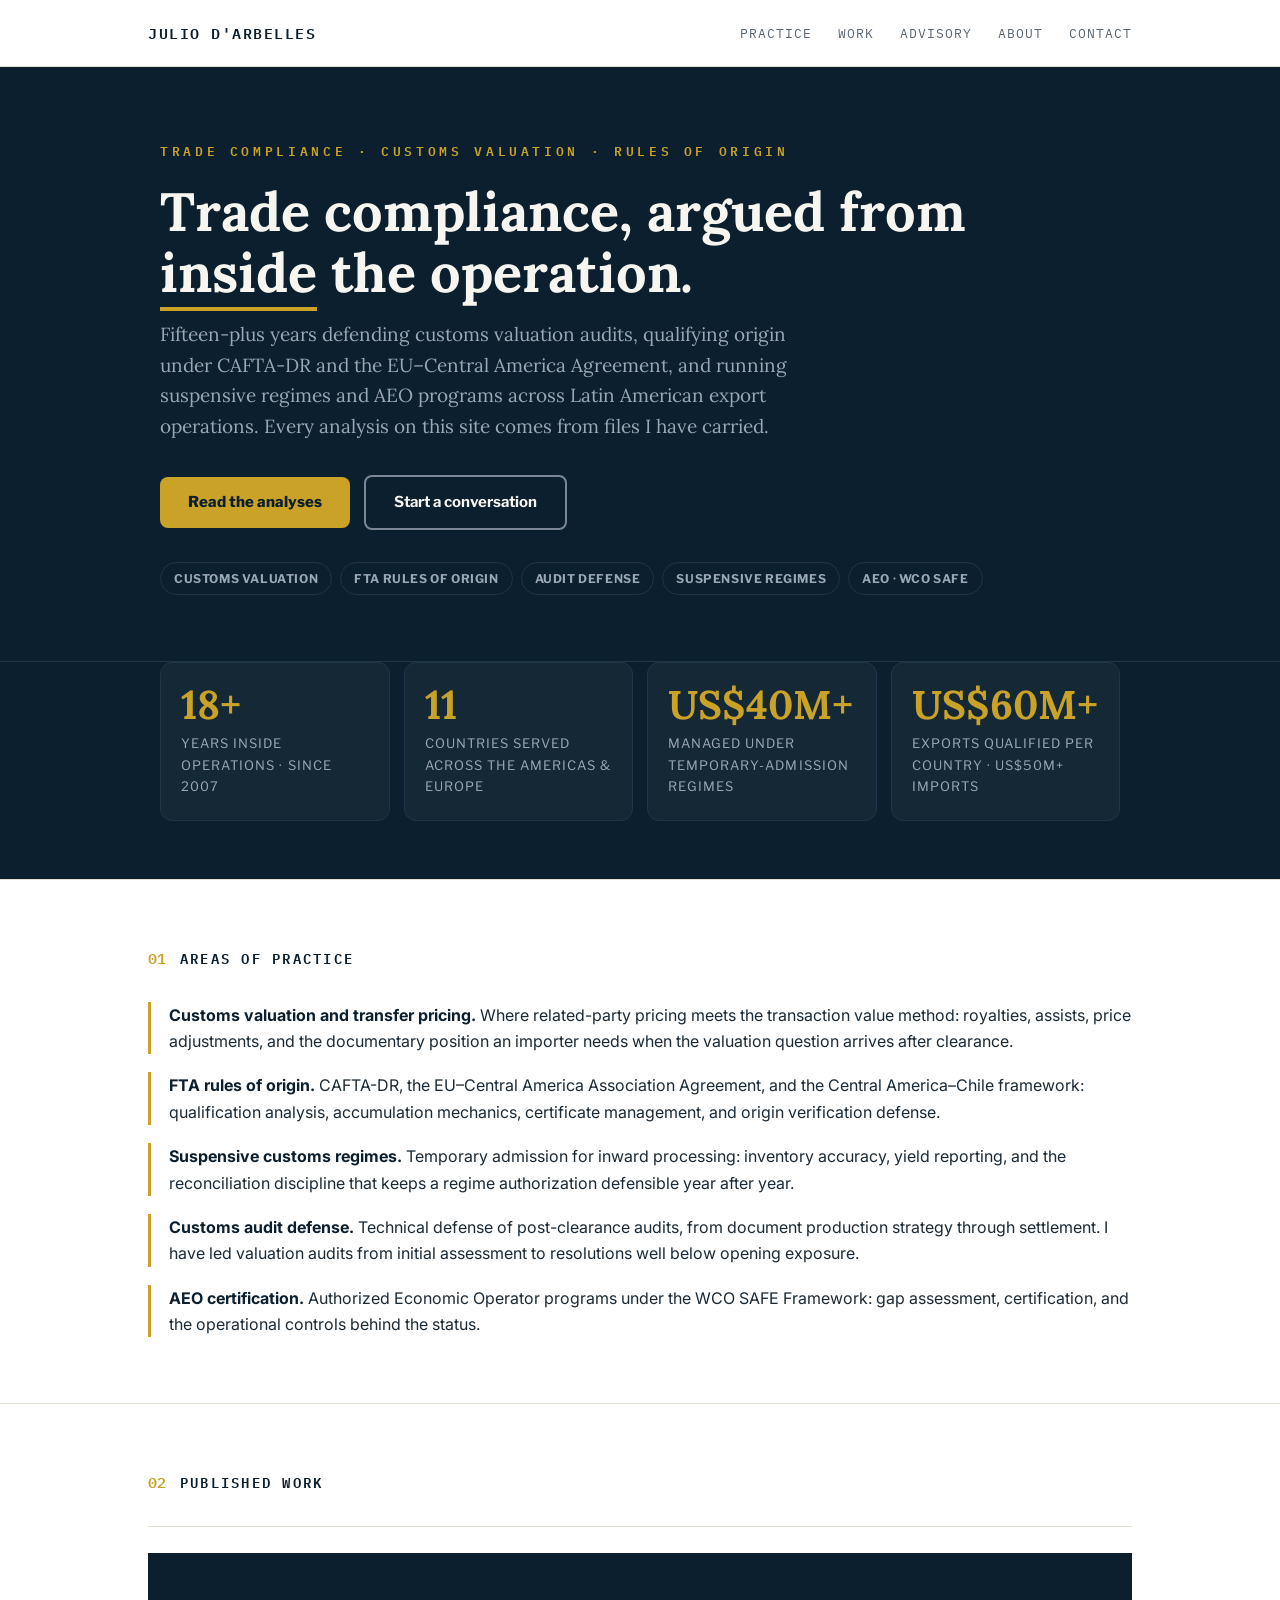
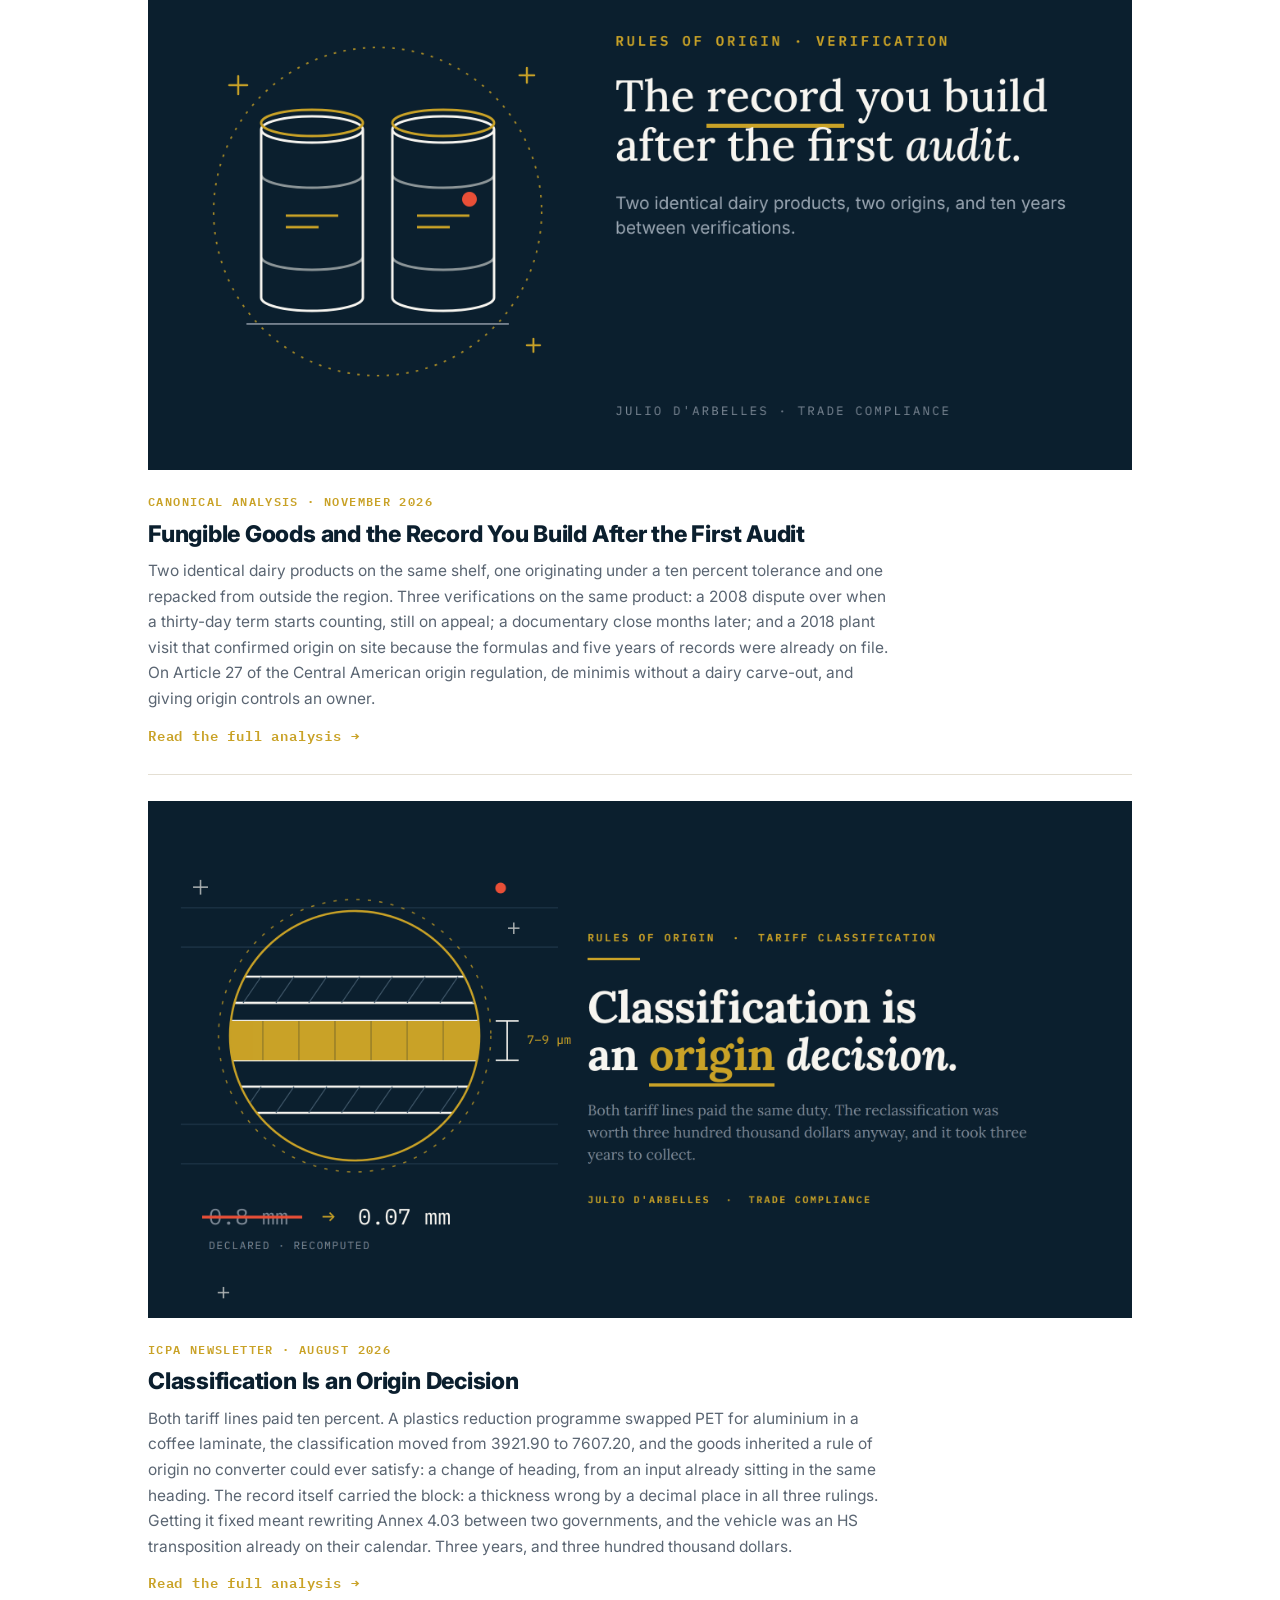
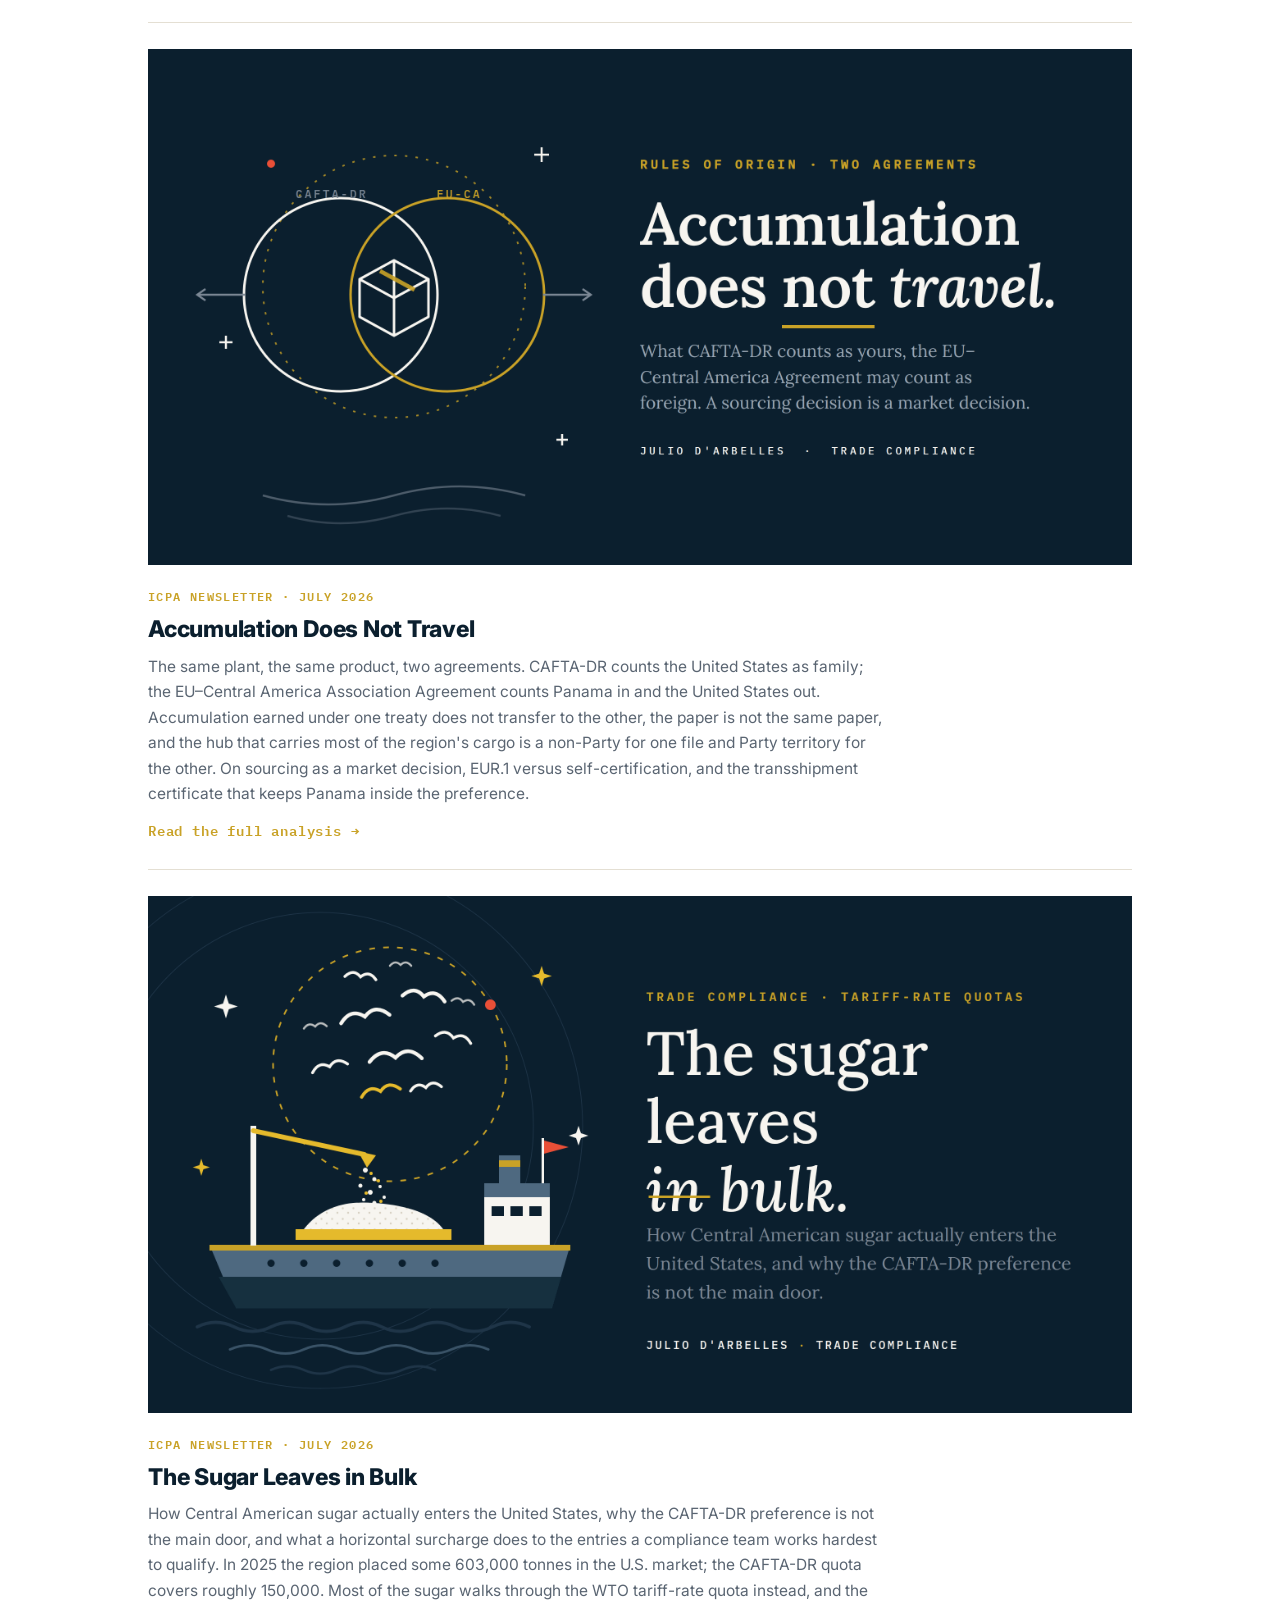
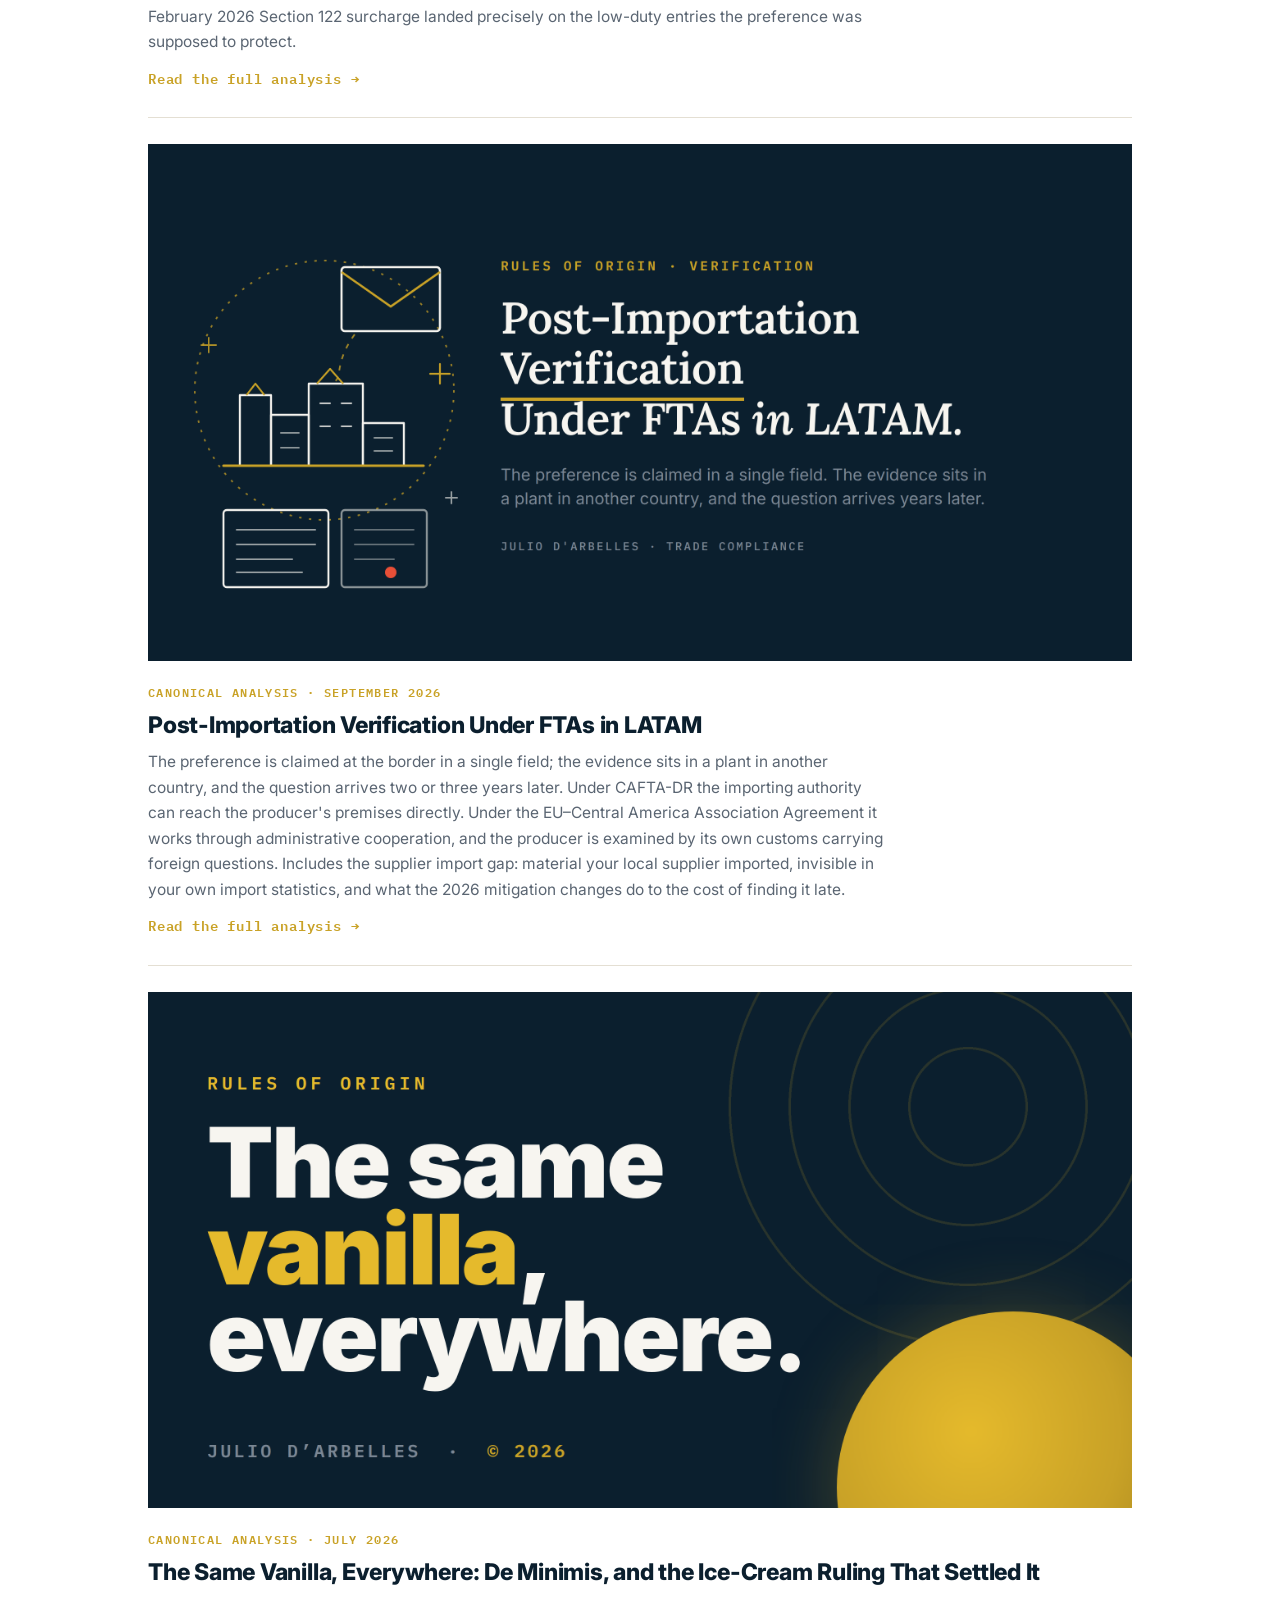
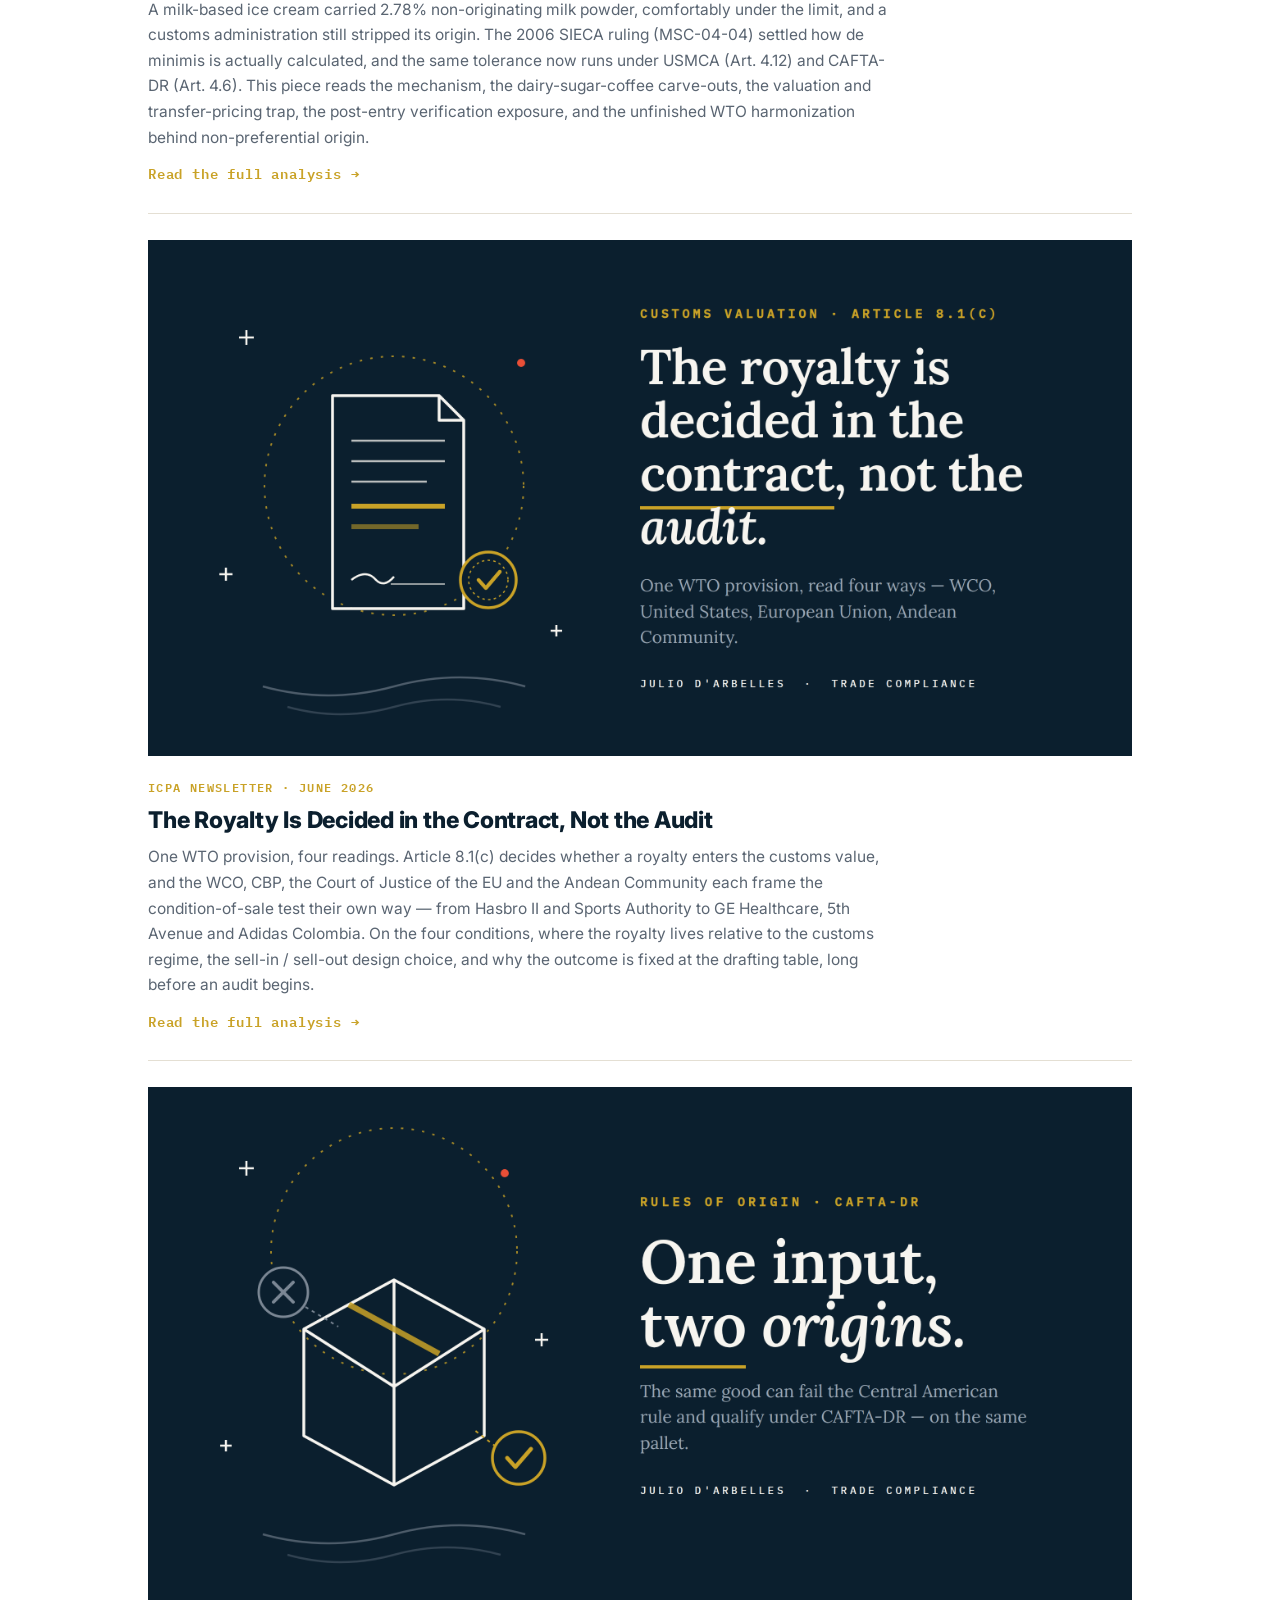
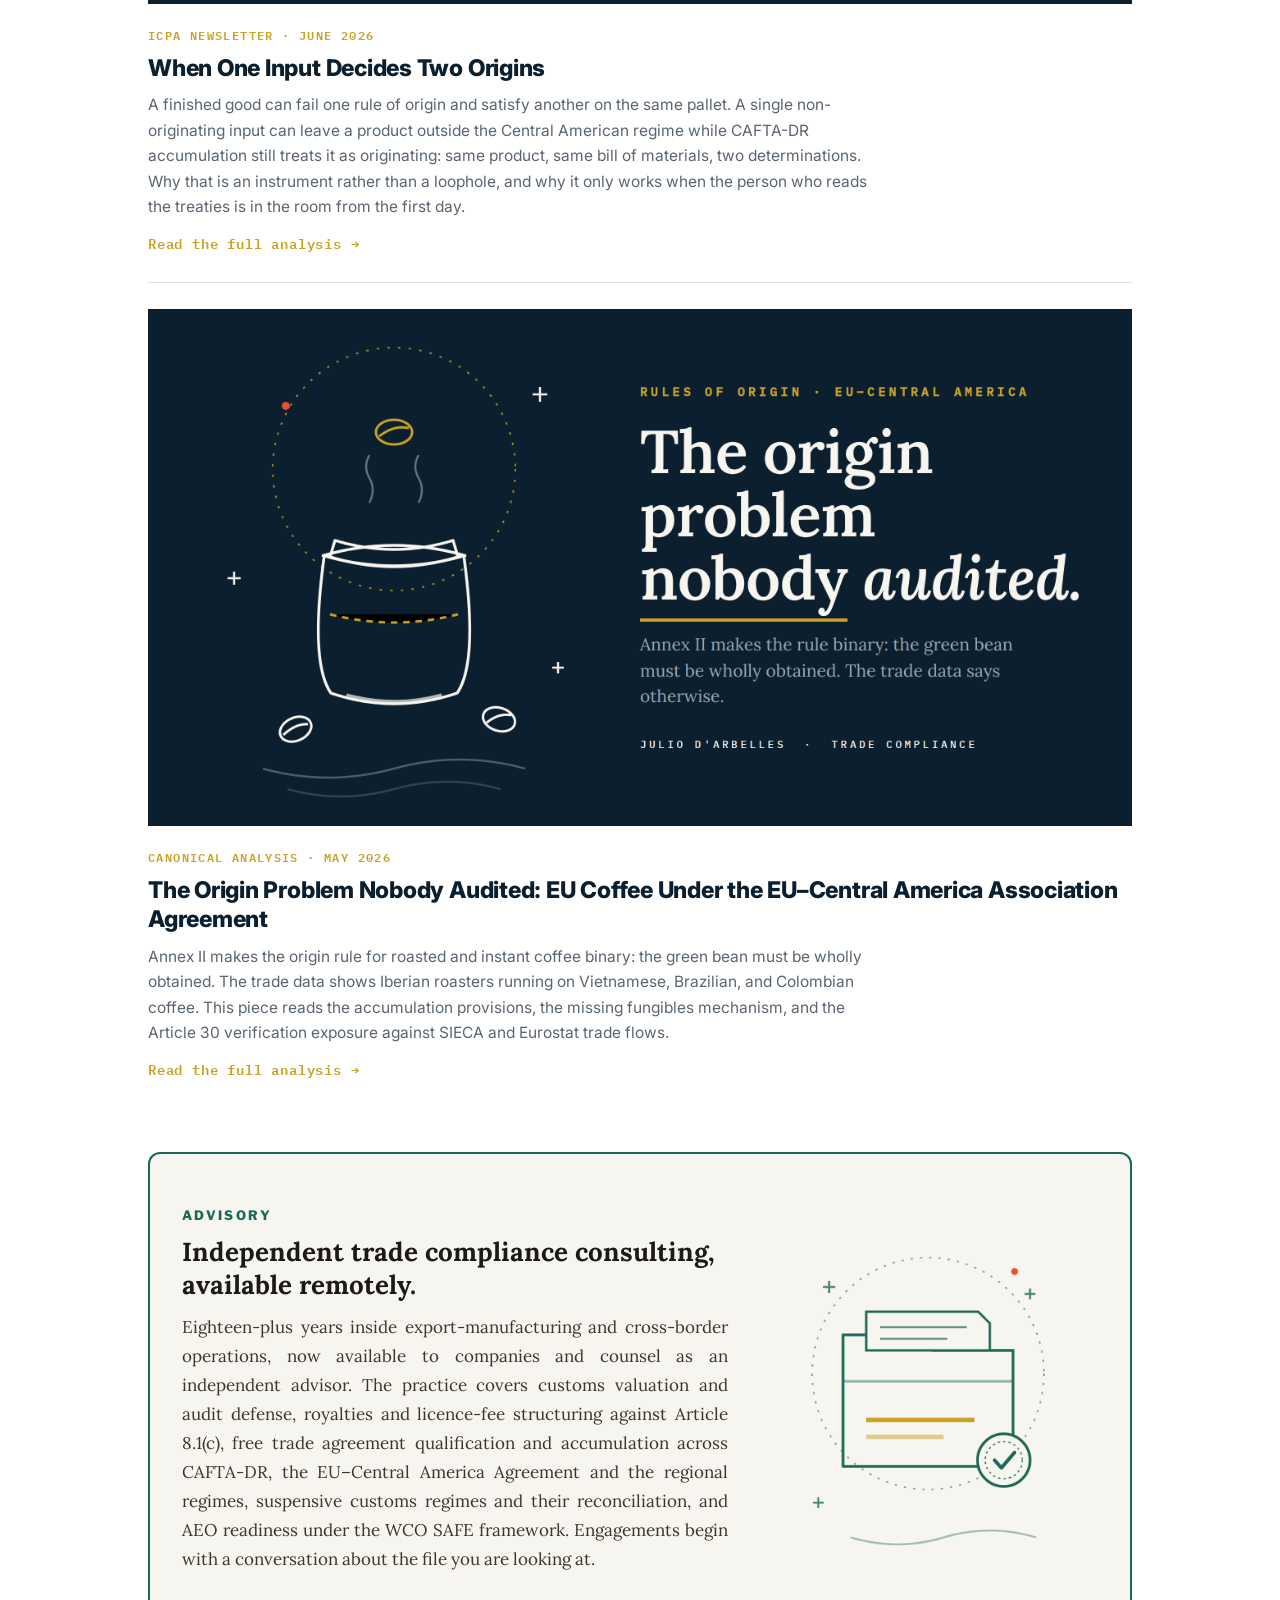
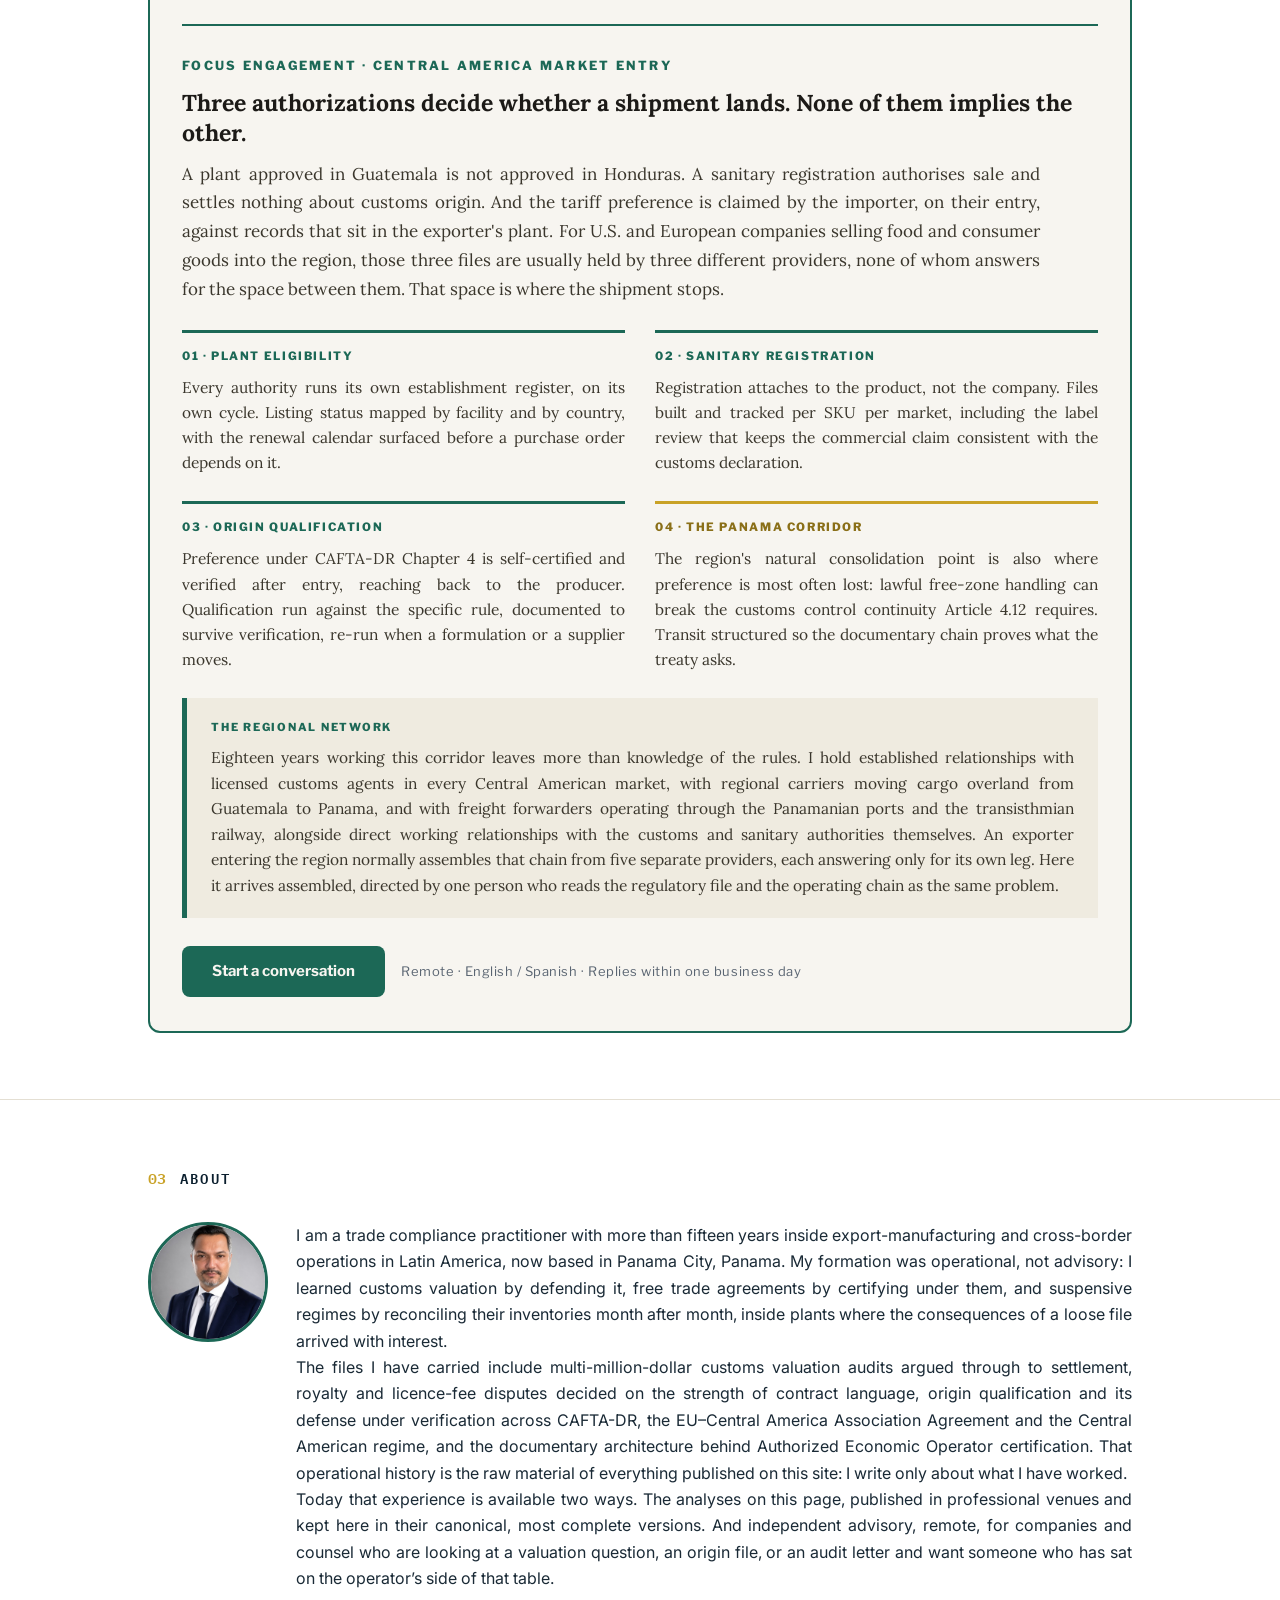
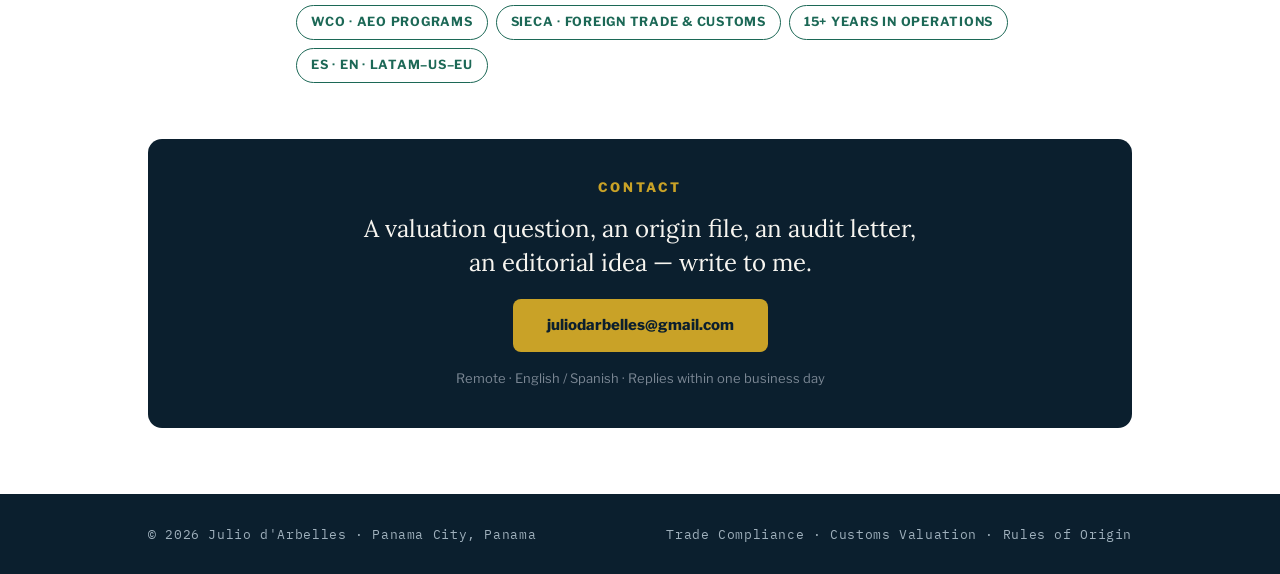
<file: index.html>
<!DOCTYPE html>

<html lang="en">
<head>
<meta charset="utf-8"/>
<meta content="width=device-width, initial-scale=1.0" name="viewport"/>
<title>Julio d'Arbelles — Trade Compliance · Customs Valuation · Rules of Origin</title>
<meta content="Julio d'Arbelles is a trade compliance practitioner specialized in customs valuation, FTA rules of origin (CAFTA-DR, EU–Central America Association Agreement), suspensive customs regimes, customs audit defense, and AEO certification." name="description"/>
<meta content="Julio d'Arbelles" name="author"/>
<meta content="-grRDMqv7C_BCleKpkDY3XU2n1XLF3HFQopnVKcxo4Q" name="google-site-verification"/>
<meta content="Julio d'Arbelles — Trade Compliance" property="og:title"/>
<meta content="Customs valuation, FTA rules of origin, and the audit trail behind preferential trade. Published analysis on CAFTA-DR and the EU–Central America Association Agreement." property="og:description"/>
<meta content="website" property="og:type"/>
<link href="https://juliodarbelles.github.io/" rel="canonical"/>
<link href="https://fonts.googleapis.com" rel="preconnect"/>
<link crossorigin="" href="https://fonts.gstatic.com" rel="preconnect"/>
<link href="https://fonts.googleapis.com/css2?family=Lora:ital,wght@0,400;0,600;0,700;1,400&amp;family=Libre+Franklin:wght@400;600;700;800&amp;display=swap" rel="stylesheet"/>
<link href="style.css" rel="stylesheet"/>
<script type="application/ld+json">
{
  "@context": "https://schema.org",
  "@type": "Person",
  "name": "Julio d'Arbelles",
  "jobTitle": "Trade Compliance Practitioner",
  "knowsAbout": ["Customs valuation", "Transfer pricing", "Rules of origin", "CAFTA-DR", "EU–Central America Association Agreement", "Suspensive customs regimes", "AEO certification", "Customs audit defense"],
  "address": { "@type": "PostalAddress", "addressLocality": "Panama City", "addressCountry": "PA" }
}
</script>
<meta content="Julio d'Arbelles — Trade Compliance · Customs Valuation · Rules of Origin" property="og:title"/><meta content="Canonical analyses on customs valuation, FTA rules of origin, tariff-rate quotas, and trade compliance across the Americas and Europe." property="og:description"/><meta content="https://juliodarbelles.github.io/site-card.png" property="og:image"/><meta content="website" property="og:type"/><link href="favicon.ico" rel="icon"/></head>
<body>
<header class="site">
<div class="wrap">
<div class="brand"><a href="index.html">JULIO D'ARBELLES</a></div>
<nav class="top">
<a href="#practice">Practice</a>
<a href="#work">Work</a>
<a href="#advisory">Advisory</a>
<a href="#about">About</a>
<a href="#contact">Contact</a>
</nav>
</div>
</header>
<div class="hero-exec" style="background:#0B1F2E;padding:74px 24px 66px;">
<div style="max-width:960px;margin:0 auto;">
<div style="font-family:'IBM Plex Mono','Libre Franklin',monospace;font-size:13px;letter-spacing:.28em;color:#C9A227;font-weight:600;">TRADE COMPLIANCE · CUSTOMS VALUATION · RULES OF ORIGIN</div>
<h1 style="font-family:'Lora',serif;font-size:clamp(34px,5.4vw,54px);line-height:1.12;color:#F7F5F0;font-weight:700;margin:20px 0 16px;max-width:820px;">Trade compliance, argued from <span style="border-bottom:4px solid #C9A227;">inside</span> the operation<em>.</em></h1>
<div style="font-family:'Lora',serif;font-size:19px;line-height:1.6;color:#9AA7B4;max-width:680px;">Fifteen-plus years defending customs valuation audits, qualifying origin under CAFTA-DR and the EU–Central America Agreement, and running suspensive regimes and AEO programs across Latin American export operations. Every analysis on this site comes from files I have carried.</div>
<div style="margin-top:28px;">
<a href="#work" style="display:inline-block;margin:6px 10px 6px 0;padding:13px 28px;background:#C9A227;color:#0B1F2E;border-radius:8px;text-decoration:none;font-family:'Libre Franklin',sans-serif;font-weight:800;font-size:15px;">Read the analyses</a>
<a href="mailto:juliodarbelles@gmail.com?subject=Advisory%20inquiry" style="display:inline-block;margin:6px 0;padding:13px 28px;background:transparent;color:#F7F5F0;border:2px solid #7B8794;border-radius:8px;text-decoration:none;font-family:'Libre Franklin',sans-serif;font-weight:700;font-size:15px;">Start a conversation</a>
</div>
<div style="margin-top:26px;display:flex;flex-wrap:wrap;gap:8px;">
<span style="font-family:'Libre Franklin',sans-serif;font-size:12px;font-weight:700;letter-spacing:.05em;color:#9AA7B4;border:1px solid #1F3548;border-radius:999px;padding:6px 13px;">CUSTOMS VALUATION</span>
<span style="font-family:'Libre Franklin',sans-serif;font-size:12px;font-weight:700;letter-spacing:.05em;color:#9AA7B4;border:1px solid #1F3548;border-radius:999px;padding:6px 13px;">FTA RULES OF ORIGIN</span>
<span style="font-family:'Libre Franklin',sans-serif;font-size:12px;font-weight:700;letter-spacing:.05em;color:#9AA7B4;border:1px solid #1F3548;border-radius:999px;padding:6px 13px;">AUDIT DEFENSE</span>
<span style="font-family:'Libre Franklin',sans-serif;font-size:12px;font-weight:700;letter-spacing:.05em;color:#9AA7B4;border:1px solid #1F3548;border-radius:999px;padding:6px 13px;">SUSPENSIVE REGIMES</span>
<span style="font-family:'Libre Franklin',sans-serif;font-size:12px;font-weight:700;letter-spacing:.05em;color:#9AA7B4;border:1px solid #1F3548;border-radius:999px;padding:6px 13px;">AEO · WCO SAFE</span>
</div>
</div>
</div>
<div class="metrics" style="background:#0B1F2E;border-top:1px solid #1F3548;padding:0 24px 58px;">
<div style="max-width:960px;margin:0 auto;display:grid;grid-template-columns:repeat(auto-fit,minmax(180px,1fr));gap:14px;"><div style="background:rgba(247,245,240,.04);border:1px solid #1F3548;border-radius:12px;padding:22px 20px;">
<div style="font-family:'Lora',serif;font-size:40px;font-weight:700;color:#C9A227;line-height:1;">18+</div>
<div style="font-family:'Libre Franklin',sans-serif;font-size:13px;letter-spacing:.08em;color:#9AA7B4;margin-top:8px;">YEARS INSIDE OPERATIONS · SINCE 2007</div></div>
<div style="background:rgba(247,245,240,.04);border:1px solid #1F3548;border-radius:12px;padding:22px 20px;">
<div style="font-family:'Lora',serif;font-size:40px;font-weight:700;color:#C9A227;line-height:1;">11</div>
<div style="font-family:'Libre Franklin',sans-serif;font-size:13px;letter-spacing:.08em;color:#9AA7B4;margin-top:8px;">COUNTRIES SERVED ACROSS THE AMERICAS &amp; EUROPE</div></div>
<div style="background:rgba(247,245,240,.04);border:1px solid #1F3548;border-radius:12px;padding:22px 20px;">
<div style="font-family:'Lora',serif;font-size:40px;font-weight:700;color:#C9A227;line-height:1;">US$40M+</div>
<div style="font-family:'Libre Franklin',sans-serif;font-size:13px;letter-spacing:.08em;color:#9AA7B4;margin-top:8px;">MANAGED UNDER TEMPORARY-ADMISSION REGIMES</div></div>
<div style="background:rgba(247,245,240,.04);border:1px solid #1F3548;border-radius:12px;padding:22px 20px;">
<div style="font-family:'Lora',serif;font-size:40px;font-weight:700;color:#C9A227;line-height:1;">US$60M+</div>
<div style="font-family:'Libre Franklin',sans-serif;font-size:13px;letter-spacing:.08em;color:#9AA7B4;margin-top:8px;">EXPORTS QUALIFIED PER COUNTRY · US$50M+ IMPORTS</div></div></div>
</div>
<section id="practice">
<div class="wrap">
<div class="sec-head"><span class="sec-num">01</span><span class="sec-title">Areas of Practice</span></div>
<ul class="practice">
<li><strong>Customs valuation and transfer pricing.</strong> Where related-party pricing meets the transaction value method: royalties, assists, price adjustments, and the documentary position an importer needs when the valuation question arrives after clearance.</li>
<li><strong>FTA rules of origin.</strong> CAFTA-DR, the EU–Central America Association Agreement, and the Central America–Chile framework: qualification analysis, accumulation mechanics, certificate management, and origin verification defense.</li>
<li><strong>Suspensive customs regimes.</strong> Temporary admission for inward processing: inventory accuracy, yield reporting, and the reconciliation discipline that keeps a regime authorization defensible year after year.</li>
<li><strong>Customs audit defense.</strong> Technical defense of post-clearance audits, from document production strategy through settlement. I have led valuation audits from initial assessment to resolutions well below opening exposure.</li>
<li><strong>AEO certification.</strong> Authorized Economic Operator programs under the WCO SAFE Framework: gap assessment, certification, and the operational controls behind the status.</li>
</ul>
</div>
</section>
<section id="work">
<div class="wrap">
<div class="sec-head"><span class="sec-num">02</span><span class="sec-title">Published Work</span></div>
<div class="featured">
<a href="fungible-goods-origin-verification.html"><img alt="The record you build after the first audit: two identical dairy tins under one origin question" src="fungible-cover.png" style="width:100%;height:auto;display:block;margin:0 0 22px;"/></a>
<div class="meta">CANONICAL ANALYSIS · NOVEMBER 2026</div>
<div class="title"><a href="fungible-goods-origin-verification.html">Fungible Goods and the Record You Build After the First Audit</a></div>
<div class="desc">Two identical dairy products on the same shelf, one originating under a ten percent tolerance and one repacked from outside the region. Three verifications on the same product: a 2008 dispute over when a thirty-day term starts counting, still on appeal; a documentary close months later; and a 2018 plant visit that confirmed origin on site because the formulas and five years of records were already on file. On Article 27 of the Central American origin regulation, de minimis without a dairy carve-out, and giving origin controls an owner.</div>
<a class="readlink" href="fungible-goods-origin-verification.html">Read the full analysis →</a>
</div>
<div class="featured">
<a href="classification-is-an-origin-decision.html"><img alt="Classification is an origin decision — a magnified laminate cross-section with the aluminium layer in gold and the declared thickness corrected" src="laminate-cover.png" style="width:100%;height:auto;display:block;margin:0 0 22px;"/></a>
<div class="meta">ICPA NEWSLETTER · AUGUST 2026</div>
<div class="title"><a href="classification-is-an-origin-decision.html">Classification Is an Origin Decision</a></div>
<div class="desc">Both tariff lines paid ten percent. A plastics reduction programme swapped PET for aluminium in a coffee laminate, the classification moved from 3921.90 to 7607.20, and the goods inherited a rule of origin no converter could ever satisfy: a change of heading, from an input already sitting in the same heading. The record itself carried the block: a thickness wrong by a decimal place in all three rulings. Getting it fixed meant rewriting Annex 4.03 between two governments, and the vehicle was an HS transposition already on their calendar. Three years, and three hundred thousand dollars.</div>
<a class="readlink" href="classification-is-an-origin-decision.html">Read the full analysis →</a>
</div>
<div class="featured">
<a href="accumulation-does-not-travel.html"><img alt="Accumulation does not travel — cover" src="accumulation-cover.png" style="width:100%;height:auto;display:block;margin:0 0 22px;"/></a>
<div class="meta">ICPA NEWSLETTER · JULY 2026</div>
<div class="title"><a href="accumulation-does-not-travel.html">Accumulation Does Not Travel</a></div>
<div class="desc">The same plant, the same product, two agreements. CAFTA-DR counts the United States as family; the EU–Central America Association Agreement counts Panama in and the United States out. Accumulation earned under one treaty does not transfer to the other, the paper is not the same paper, and the hub that carries most of the region's cargo is a non-Party for one file and Party territory for the other. On sourcing as a market decision, EUR.1 versus self-certification, and the transshipment certificate that keeps Panama inside the preference.</div>
<a class="readlink" href="accumulation-does-not-travel.html">Read the full analysis →</a>
</div><div class="featured">
<a href="the-sugar-leaves-in-bulk.html" rel="noopener">
<img alt="The Sugar Leaves in Bulk — seagulls wheeling over the open hold of a bulk carrier loading Central American sugar" src="sugar-cover.png" style="width:100%;height:auto;display:block;margin:0 0 22px;"/>
</a>
<div class="meta">ICPA Newsletter · July 2026</div>
<div class="title"><a href="the-sugar-leaves-in-bulk.html" rel="noopener">The Sugar Leaves in Bulk</a></div>
<div class="desc">How Central American sugar actually enters the United States, why the CAFTA-DR preference is not the main door, and what a horizontal surcharge does to the entries a compliance team works hardest to qualify. In 2025 the region placed some 603,000 tonnes in the U.S. market; the CAFTA-DR quota covers roughly 150,000. Most of the sugar walks through the WTO tariff-rate quota instead, and the February 2026 Section 122 surcharge landed precisely on the low-duty entries the preference was supposed to protect.</div>
<a class="readlink" href="the-sugar-leaves-in-bulk.html" rel="noopener">Read the full analysis →</a>
</div>
<div class="featured"><a href="post-importation-verification-under-ftas-in-latam.html"><img alt="Post-Importation Verification Under FTAs in LATAM" src="verification-cover.png" style="width:100%;height:auto;display:block;margin:0 0 22px;"/></a>
<div class="meta">Canonical Analysis · September 2026</div>
<div class="title"><a href="post-importation-verification-under-ftas-in-latam.html">Post-Importation Verification Under FTAs in LATAM</a></div>
<div class="desc">The preference is claimed at the border in a single field; the evidence sits in a plant in another country, and the question arrives two or three years later. Under CAFTA-DR the importing authority can reach the producer&#39;s premises directly. Under the EU–Central America Association Agreement it works through administrative cooperation, and the producer is examined by its own customs carrying foreign questions. Includes the supplier import gap: material your local supplier imported, invisible in your own import statistics, and what the 2026 mitigation changes do to the cost of finding it late.</div>
<a class="readlink" href="post-importation-verification-under-ftas-in-latam.html" rel="noopener">Read the full analysis →</a>
</div>
<div class="featured"><a href="de-minimis-a-live-control.html"><img alt="The Same Vanilla, Everywhere — de minimis and the law of origin" src="de-minimis-cover.png" style="width:100%;height:auto;display:block;margin:0 0 22px;"/></a>
<div class="meta">Canonical Analysis · July 2026</div>
<div class="title"><a href="de-minimis-a-live-control.html">The Same Vanilla, Everywhere: De Minimis, and the Ice-Cream Ruling That Settled It</a></div>
<div class="desc">A milk-based ice cream carried 2.78% non-originating milk powder, comfortably under the limit, and a customs administration still stripped its origin. The 2006 SIECA ruling (MSC-04-04) settled how de minimis is actually calculated, and the same tolerance now runs under USMCA (Art. 4.12) and CAFTA-DR (Art. 4.6). This piece reads the mechanism, the dairy-sugar-coffee carve-outs, the valuation and transfer-pricing trap, the post-entry verification exposure, and the unfinished WTO harmonization behind non-preferential origin.</div>
<a class="readlink" href="de-minimis-a-live-control.html">Read the full analysis →</a>
</div>
<div class="featured">
<a href="the-royalty-is-decided-in-the-contract.html"><img alt="The royalty is decided in the contract, not the audit — cover" src="royalty-cover.png" style="width:100%;height:auto;display:block;margin:0 0 22px;"/></a>
<div class="meta">ICPA NEWSLETTER · JUNE 2026</div>
<div class="title"><a href="the-royalty-is-decided-in-the-contract.html">The Royalty Is Decided in the Contract, Not the Audit</a></div>
<div class="desc">One WTO provision, four readings. Article 8.1(c) decides whether a royalty enters the customs value, and the WCO, CBP, the Court of Justice of the EU and the Andean Community each frame the condition-of-sale test their own way — from Hasbro II and Sports Authority to GE Healthcare, 5th Avenue and Adidas Colombia. On the four conditions, where the royalty lives relative to the customs regime, the sell-in / sell-out design choice, and why the outcome is fixed at the drafting table, long before an audit begins.</div>
<a class="readlink" href="the-royalty-is-decided-in-the-contract.html">Read the full analysis →</a>
</div><div class="featured"><a href="when-one-input-decides-two-origins.html"><img alt="One input, two origins — an isometric carton judged under two origin regimes" src="two-origins-cover.png" style="width:100%;height:auto;display:block;margin:0 0 22px;"/></a>
<div class="meta">ICPA Newsletter · June 2026</div>
<div class="title"><a href="when-one-input-decides-two-origins.html" rel="noopener">When One Input Decides Two Origins</a></div>
<div class="desc">A finished good can fail one rule of origin and satisfy another on the same pallet. A single non-originating input can leave a product outside the Central American regime while CAFTA-DR accumulation still treats it as originating: same product, same bill of materials, two determinations. Why that is an instrument rather than a loophole, and why it only works when the person who reads the treaties is in the room from the first day.</div>
<a class="readlink" href="when-one-input-decides-two-origins.html" rel="noopener">Read the full analysis →</a>
</div>
<div class="featured"><a href="eu-central-america-coffee-origin.html"><img alt="The origin problem nobody audited — a coffee sack and beans under the EU–Central America Agreement" src="coffee-cover.png" style="width:100%;height:auto;display:block;margin:0 0 22px;"/></a>
<div class="meta">Canonical Analysis · May 2026</div>
<div class="title"><a href="eu-central-america-coffee-origin.html">The Origin Problem Nobody Audited: EU Coffee Under the EU–Central America Association Agreement</a></div>
<div class="desc">Annex II makes the origin rule for roasted and instant coffee binary: the green bean must be wholly obtained. The trade data shows Iberian roasters running on Vietnamese, Brazilian, and Colombian coffee. This piece reads the accumulation provisions, the missing fungibles mechanism, and the Article 30 verification exposure against SIECA and Eurostat trade flows.</div>
<a class="readlink" href="eu-central-america-coffee-origin.html">Read the full analysis →</a>
</div>
<div class="advisory" id="advisory" style="scroll-margin-top:86px;margin-top:44px;padding:34px 32px;border:2px solid #1C6856;border-radius:12px;background:#F7F5F0;">
<div style="display:flex;gap:30px;align-items:center;flex-wrap:wrap;">
<div style="flex:1.5;min-width:300px;">
<div style="font-family:'Libre Franklin',sans-serif;font-weight:800;letter-spacing:.18em;font-size:13px;color:#1C6856;text-transform:uppercase;">Advisory</div>
<div style="font-family:'Lora',serif;font-size:26px;font-weight:700;color:#1C1A17;margin:10px 0 12px;line-height:1.25;">Independent trade compliance consulting, available remotely.</div>
<div style="font-family:'Lora',serif;font-size:17px;line-height:1.7;color:#3a362c;text-align:justify;">
Eighteen-plus years inside export-manufacturing and cross-border operations, now available to companies and counsel as an independent advisor. The practice covers customs valuation and audit defense, royalties and licence-fee structuring against Article 8.1(c), free trade agreement qualification and accumulation across CAFTA-DR, the EU–Central America Agreement and the regional regimes, suspensive customs regimes and their reconciliation, and AEO readiness under the WCO SAFE framework. Engagements begin with a conversation about the file you are looking at.
</div>
</div>
<div style="flex:1;min-width:220px;max-width:340px;margin:0 auto;">
<img alt="A compliance file with a highlighted clause and a verification seal" src="advisory-art.png" style="width:100%;height:auto;display:block;"/>
</div>
</div>

<div style="margin-top:34px;padding-top:30px;border-top:2px solid #1C6856;">
<div style="font-family:'Libre Franklin',sans-serif;font-weight:800;letter-spacing:.18em;font-size:12.5px;color:#1C6856;text-transform:uppercase;">Focus engagement · Central America market entry</div>
<div style="font-family:'Lora',serif;font-size:23px;font-weight:700;color:#1C1A17;margin:11px 0 12px;line-height:1.3;">Three authorizations decide whether a shipment lands. None of them implies the other.</div>
<div style="font-family:'Lora',serif;font-size:17px;line-height:1.7;color:#3a362c;text-align:justify;max-width:78ch;">
A plant approved in Guatemala is not approved in Honduras. A sanitary registration authorises sale and settles nothing about customs origin. And the tariff preference is claimed by the importer, on their entry, against records that sit in the exporter's plant. For U.S. and European companies selling food and consumer goods into the region, those three files are usually held by three different providers, none of whom answers for the space between them. That space is where the shipment stops.
</div>

<div style="display:grid;grid-template-columns:repeat(auto-fit,minmax(290px,1fr));gap:26px 30px;margin-top:26px;">

<div style="border-top:3px solid #1C6856;padding-top:14px;">
<div style="font-family:'Libre Franklin',sans-serif;font-weight:800;font-size:11.5px;letter-spacing:.14em;color:#1C6856;text-transform:uppercase;">01 · Plant eligibility</div>
<div style="font-family:'Lora',serif;font-size:15.5px;line-height:1.62;color:#3a362c;margin-top:9px;text-align:justify;">Every authority runs its own establishment register, on its own cycle. Listing status mapped by facility and by country, with the renewal calendar surfaced before a purchase order depends on it.</div>
</div>

<div style="border-top:3px solid #1C6856;padding-top:14px;">
<div style="font-family:'Libre Franklin',sans-serif;font-weight:800;font-size:11.5px;letter-spacing:.14em;color:#1C6856;text-transform:uppercase;">02 · Sanitary registration</div>
<div style="font-family:'Lora',serif;font-size:15.5px;line-height:1.62;color:#3a362c;margin-top:9px;text-align:justify;">Registration attaches to the product, not the company. Files built and tracked per SKU per market, including the label review that keeps the commercial claim consistent with the customs declaration.</div>
</div>

<div style="border-top:3px solid #1C6856;padding-top:14px;">
<div style="font-family:'Libre Franklin',sans-serif;font-weight:800;font-size:11.5px;letter-spacing:.14em;color:#1C6856;text-transform:uppercase;">03 · Origin qualification</div>
<div style="font-family:'Lora',serif;font-size:15.5px;line-height:1.62;color:#3a362c;margin-top:9px;text-align:justify;">Preference under CAFTA-DR Chapter 4 is self-certified and verified after entry, reaching back to the producer. Qualification run against the specific rule, documented to survive verification, re-run when a formulation or a supplier moves.</div>
</div>

<div style="border-top:3px solid #C9A227;padding-top:14px;">
<div style="font-family:'Libre Franklin',sans-serif;font-weight:800;font-size:11.5px;letter-spacing:.14em;color:#8a6f18;text-transform:uppercase;">04 · The Panama corridor</div>
<div style="font-family:'Lora',serif;font-size:15.5px;line-height:1.62;color:#3a362c;margin-top:9px;text-align:justify;">The region's natural consolidation point is also where preference is most often lost: lawful free-zone handling can break the customs control continuity Article 4.12 requires. Transit structured so the documentary chain proves what the treaty asks.</div>
</div>

</div>

<div style="margin-top:26px;padding:20px 24px;background:#EFEBE0;border-left:5px solid #1C6856;">
<span style="font-family:'Libre Franklin',sans-serif;font-weight:800;font-size:11px;letter-spacing:.16em;color:#1C6856;text-transform:uppercase;display:block;margin-bottom:9px;">The regional network</span>
<div style="font-family:'Lora',serif;font-size:15.5px;line-height:1.65;color:#3a362c;text-align:justify;">
Eighteen years working this corridor leaves more than knowledge of the rules. I hold established relationships with licensed customs agents in every Central American market, with regional carriers moving cargo overland from Guatemala to Panama, and with freight forwarders operating through the Panamanian ports and the transisthmian railway, alongside direct working relationships with the customs and sanitary authorities themselves. An exporter entering the region normally assembles that chain from five separate providers, each answering only for its own leg. Here it arrives assembled, directed by one person who reads the regulatory file and the operating chain as the same problem.
</div>
</div>

<div style="margin-top:28px;display:flex;gap:16px;align-items:center;flex-wrap:wrap;">
<a href="mailto:juliodarbelles@gmail.com?subject=Advisory%20inquiry%20%E2%80%94%20juliodarbelles.github.io" style="display:inline-block;padding:13px 30px;background:#1C6856;color:#F7F5F0;border-radius:8px;text-decoration:none;font-family:'Libre Franklin',sans-serif;font-weight:700;font-size:15px;">Start a conversation</a>
<span style="font-family:'Libre Franklin',sans-serif;font-size:13px;color:#5A6572;letter-spacing:.04em;">Remote · English / Spanish · Replies within one business day</span>
</div>

</div>
</div>
</div>
</section>
<section id="about">
<div class="wrap">
<div class="sec-head"><span class="sec-num">03</span><span class="sec-title">About</span></div>
<div class="bio-modern" style="display:flex;gap:28px;align-items:flex-start;flex-wrap:wrap;">
<img alt="Julio d'Arbelles" src="author_1.jpg" style="width:120px;height:120px;border-radius:50%;object-fit:cover;border:3px solid #1C6856;flex:0 0 120px;"/>
<div style="flex:1;min-width:280px;">
<p class="body" style="margin-top:0;;text-align:justify;">I am a trade compliance practitioner with more than fifteen years inside export-manufacturing and cross-border operations in Latin America, now based in Panama City, Panama. My formation was operational, not advisory: I learned customs valuation by defending it, free trade agreements by certifying under them, and suspensive regimes by reconciling their inventories month after month, inside plants where the consequences of a loose file arrived with interest.</p>
<p class="body" style="text-align:justify;">The files I have carried include multi-million-dollar customs valuation audits argued through to settlement, royalty and licence-fee disputes decided on the strength of contract language, origin qualification and its defense under verification across CAFTA-DR, the EU–Central America Association Agreement and the Central American regime, and the documentary architecture behind Authorized Economic Operator certification. That operational history is the raw material of everything published on this site: I write only about what I have worked.</p>
<p class="body" style="text-align:justify;">Today that experience is available two ways. The analyses on this page, published in professional venues and kept here in their canonical, most complete versions. And independent advisory, remote, for companies and counsel who are looking at a valuation question, an origin file, or an audit letter and want someone who has sat on the operator’s side of that table.</p>
<div style="margin-top:14px;display:flex;flex-wrap:wrap;gap:8px;">
<span style="font-family:'Libre Franklin',sans-serif;font-size:12.5px;font-weight:700;letter-spacing:.06em;color:#1C6856;border:1.5px solid #1C6856;border-radius:999px;padding:6px 14px;">WCO · AEO PROGRAMS</span>
<span style="font-family:'Libre Franklin',sans-serif;font-size:12.5px;font-weight:700;letter-spacing:.06em;color:#1C6856;border:1.5px solid #1C6856;border-radius:999px;padding:6px 14px;">SIECA · FOREIGN TRADE &amp; CUSTOMS</span>
<span style="font-family:'Libre Franklin',sans-serif;font-size:12.5px;font-weight:700;letter-spacing:.06em;color:#1C6856;border:1.5px solid #1C6856;border-radius:999px;padding:6px 14px;">15+ YEARS IN OPERATIONS</span>
<span style="font-family:'Libre Franklin',sans-serif;font-size:12.5px;font-weight:700;letter-spacing:.06em;color:#1C6856;border:1.5px solid #1C6856;border-radius:999px;padding:6px 14px;">ES · EN · LATAM–US–EU</span>
</div>
</div>
</div>
<div class="contact-block" id="contact" style="margin-top:56px;padding:38px 32px;border-radius:14px;background:#0B1F2E;text-align:center;">
<div style="font-family:'Libre Franklin',sans-serif;font-weight:800;letter-spacing:.2em;font-size:13px;color:#C9A227;text-transform:uppercase;">Contact</div>
<div style="font-family:'Lora',serif;font-size:24px;color:#F7F5F0;margin:14px auto 8px;max-width:560px;line-height:1.4;">A valuation question, an origin file, an audit letter, an editorial idea — write to me.</div>
<div style="margin-top:20px;">
<a href="mailto:juliodarbelles@gmail.com?subject=Contact%20%E2%80%94%20juliodarbelles.github.io" style="display:inline-block;padding:14px 34px;background:#C9A227;color:#0B1F2E;border-radius:8px;text-decoration:none;font-family:'Libre Franklin',sans-serif;font-weight:800;font-size:15px;">juliodarbelles@gmail.com</a>
</div>
<div style="font-family:'Libre Franklin',sans-serif;font-size:13px;color:#7B8794;margin-top:16px;">Remote · English / Spanish · Replies within one business day</div>
</div></div>
</section>
<footer class="site">
<div class="wrap">
<span>© 2026 Julio d'Arbelles · Panama City, Panama</span>
<span>Trade Compliance · Customs Valuation · Rules of Origin</span>
</div>
</footer>
</body>
</html>
</file>
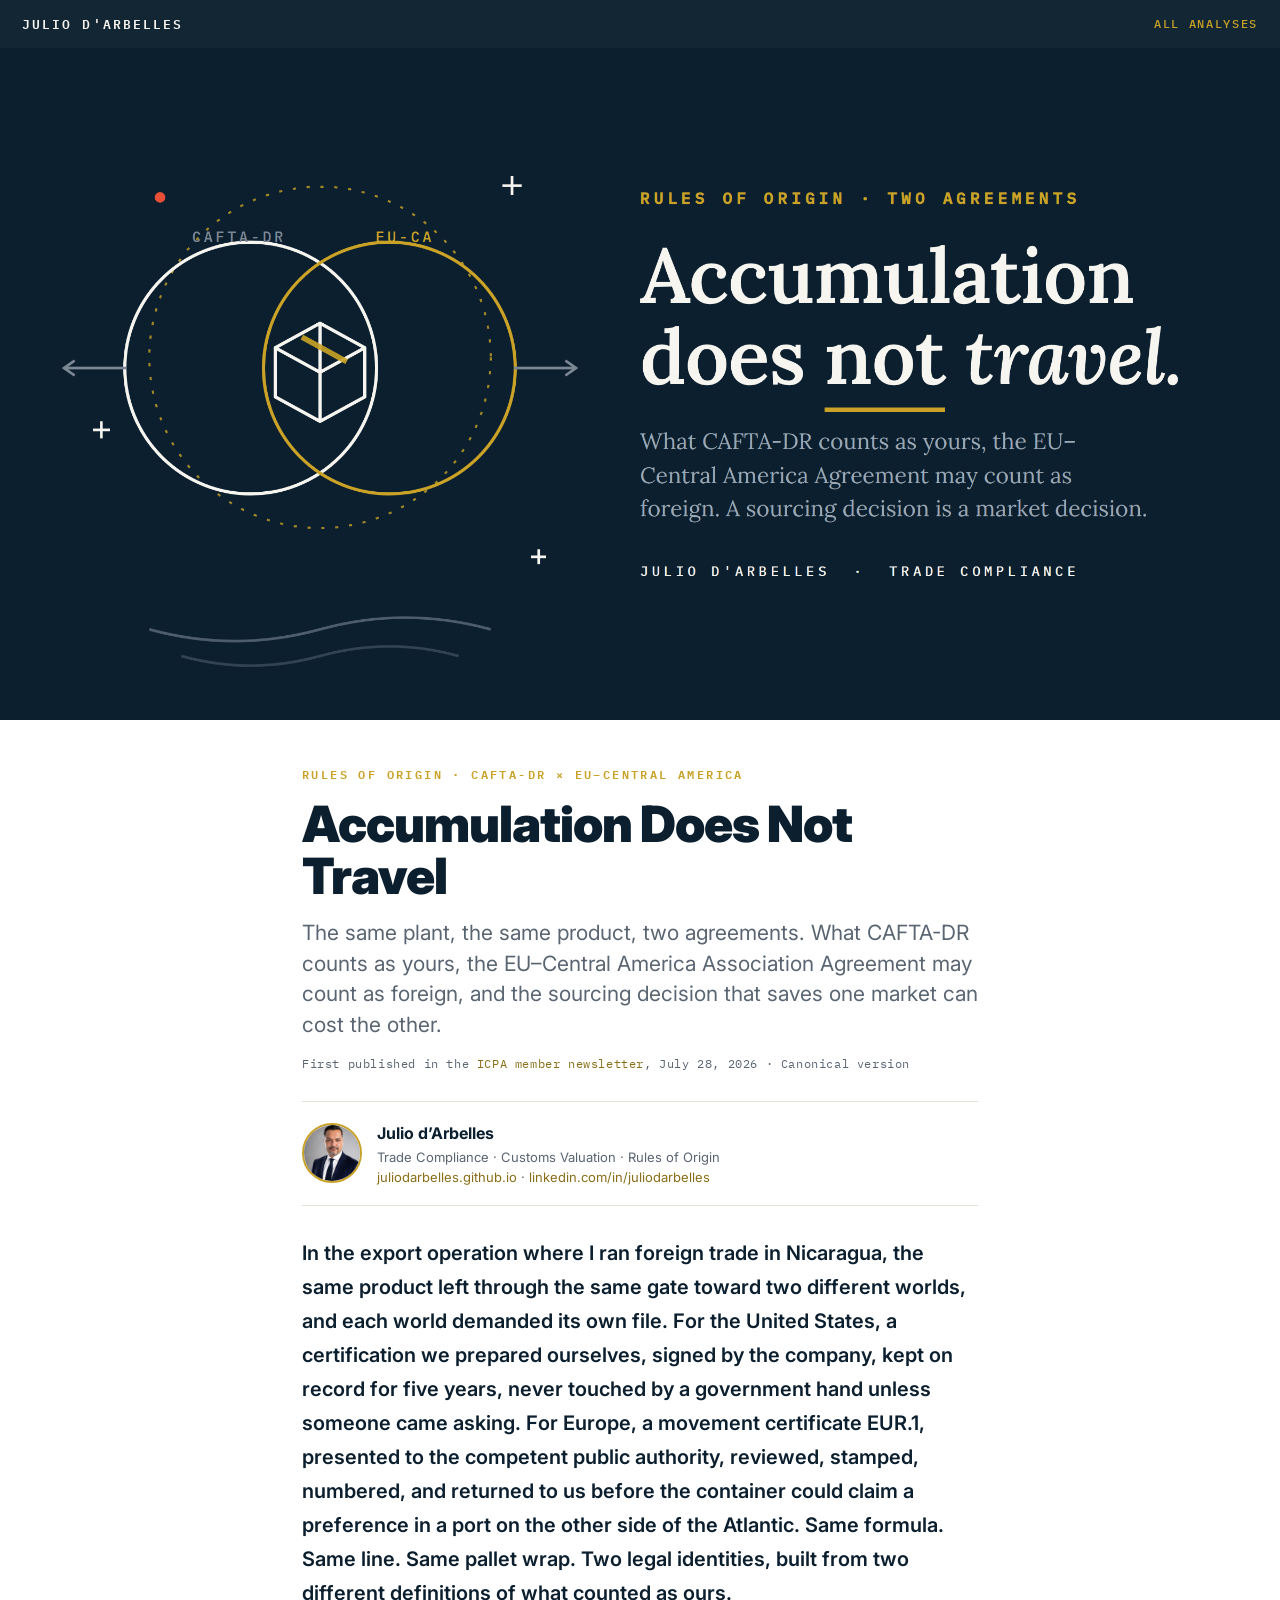
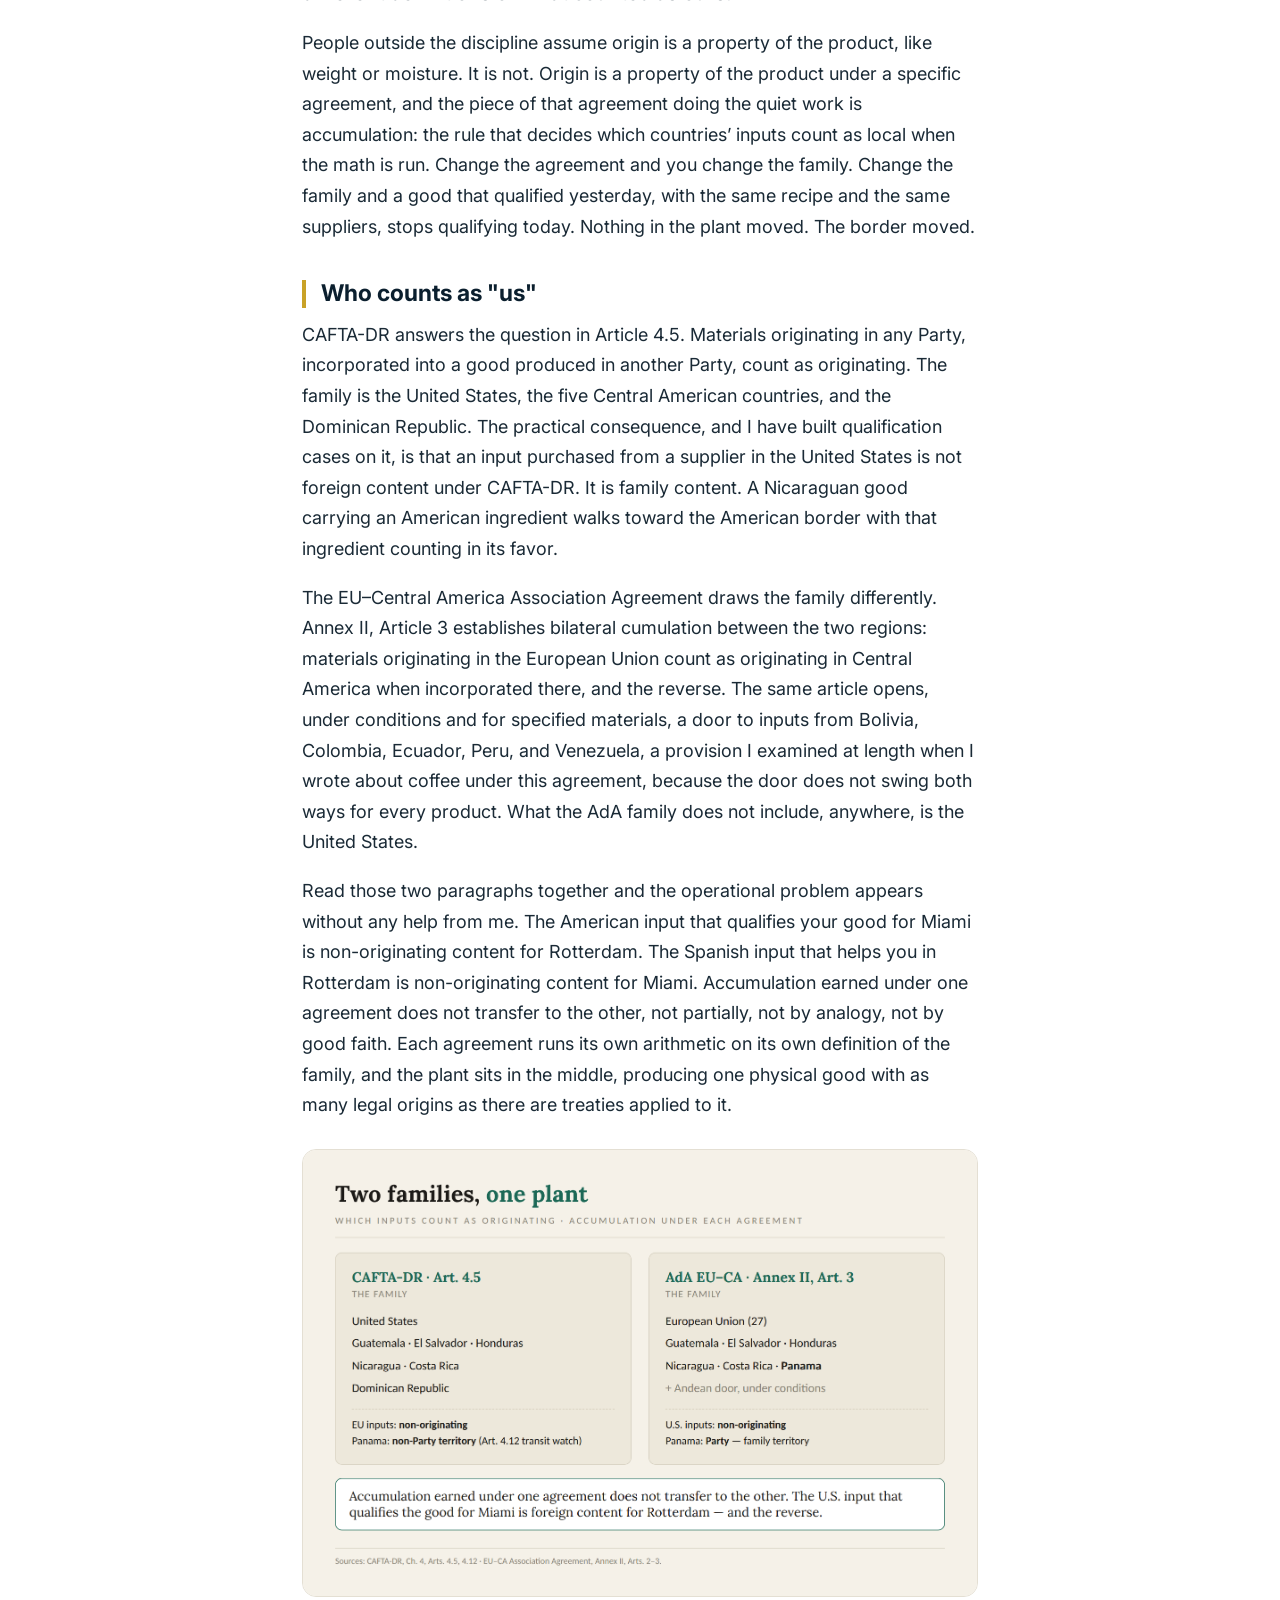
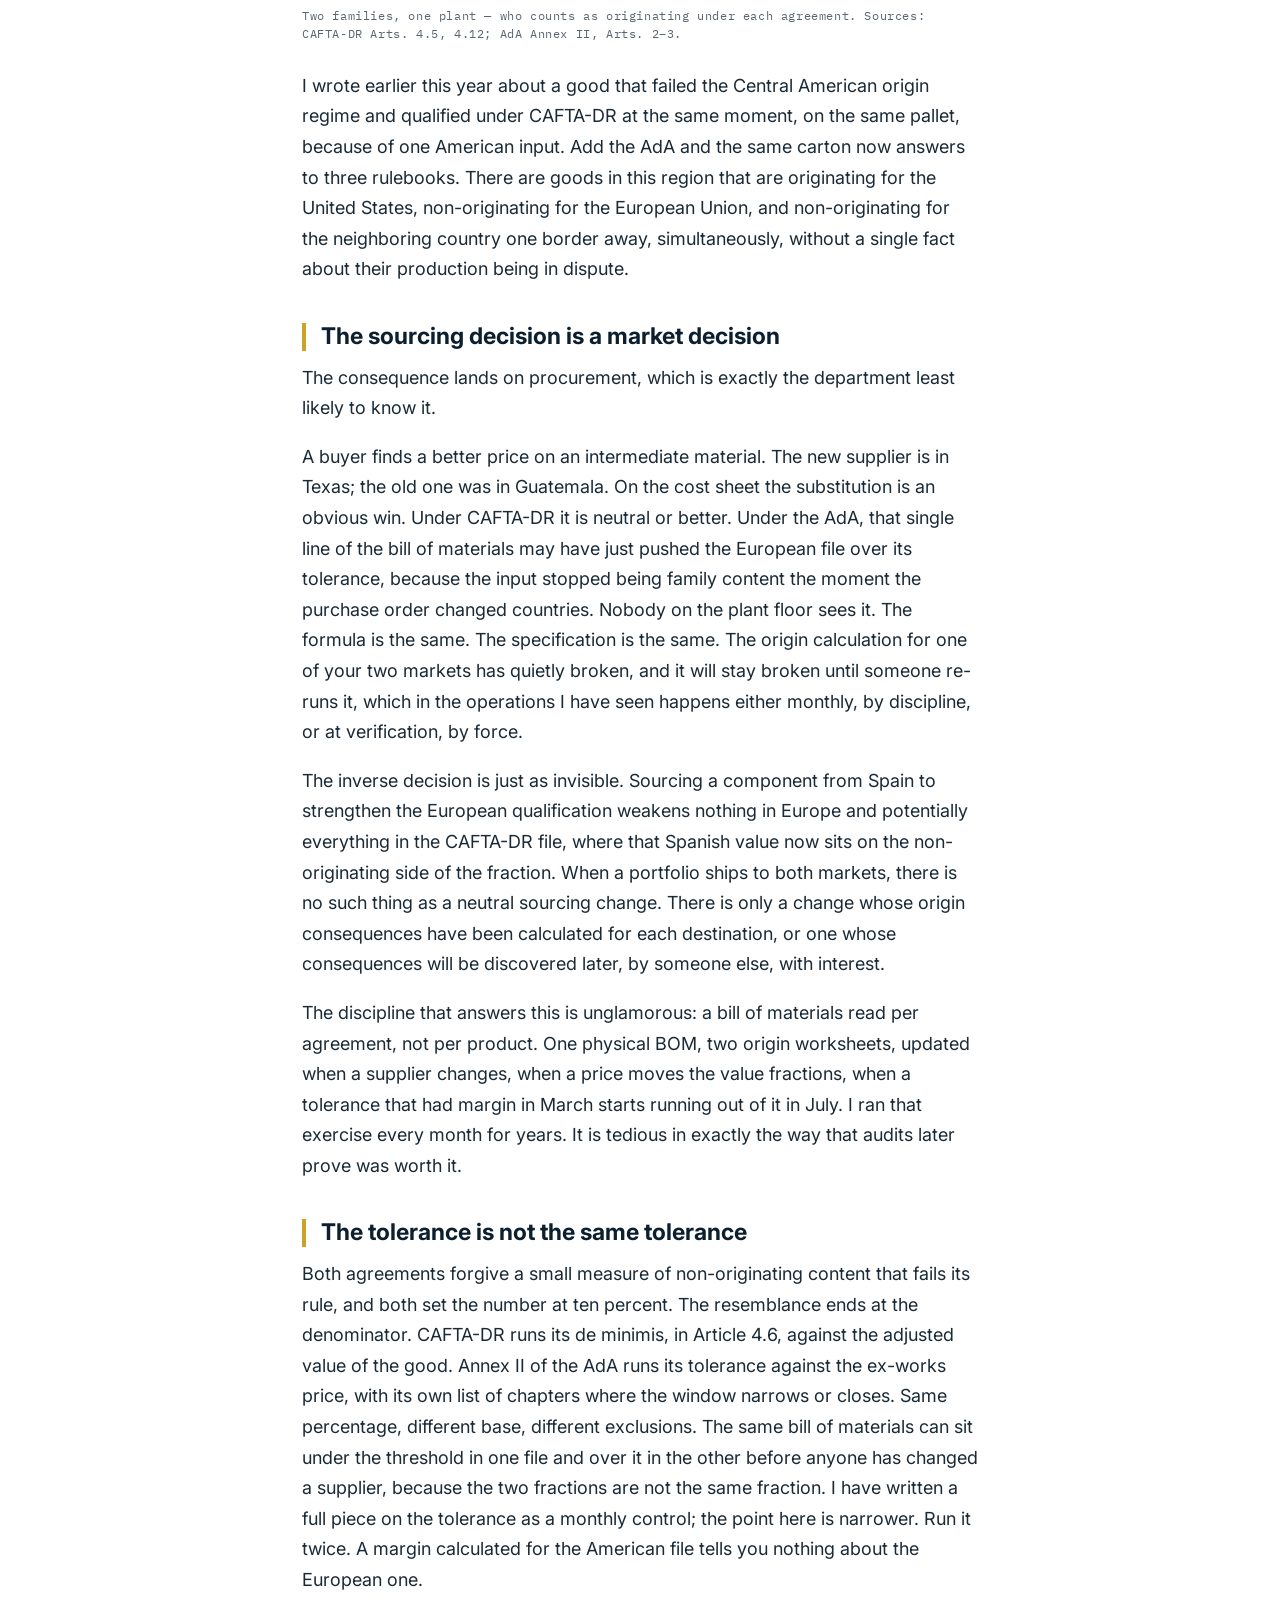
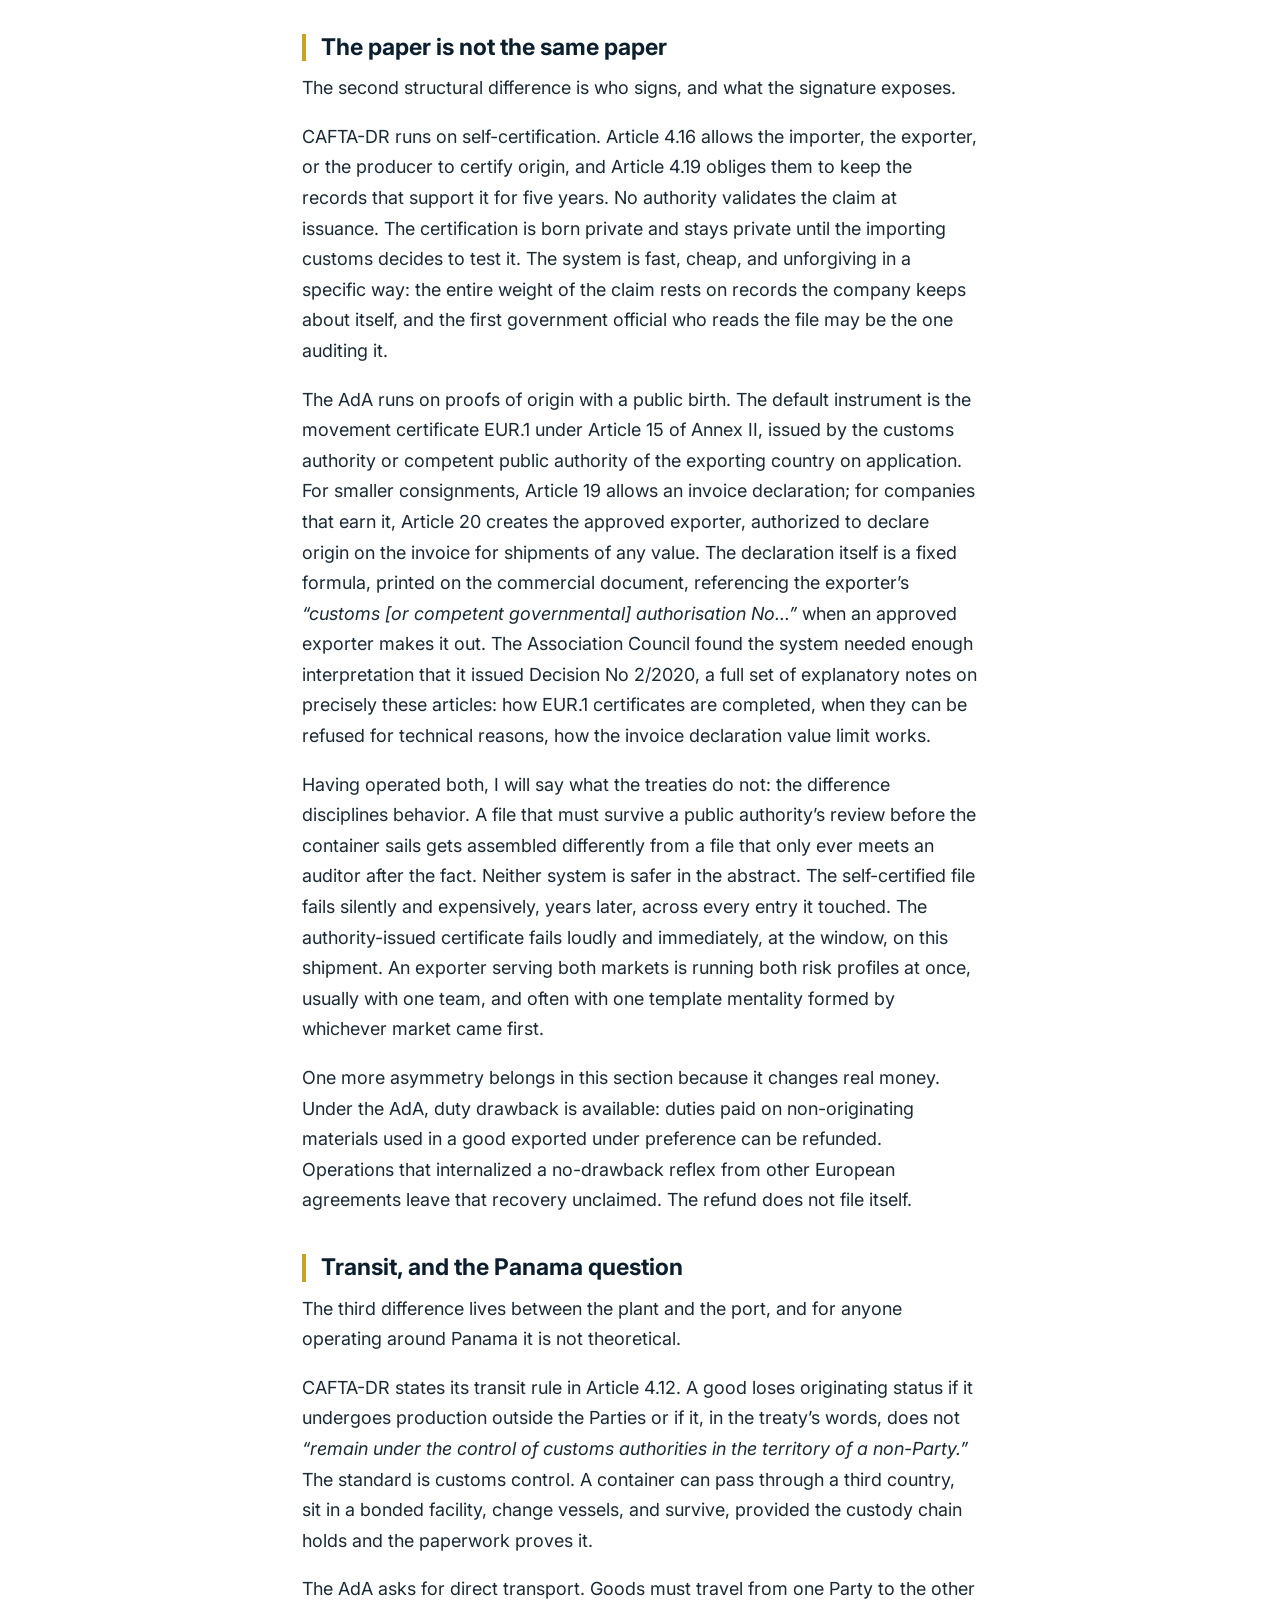
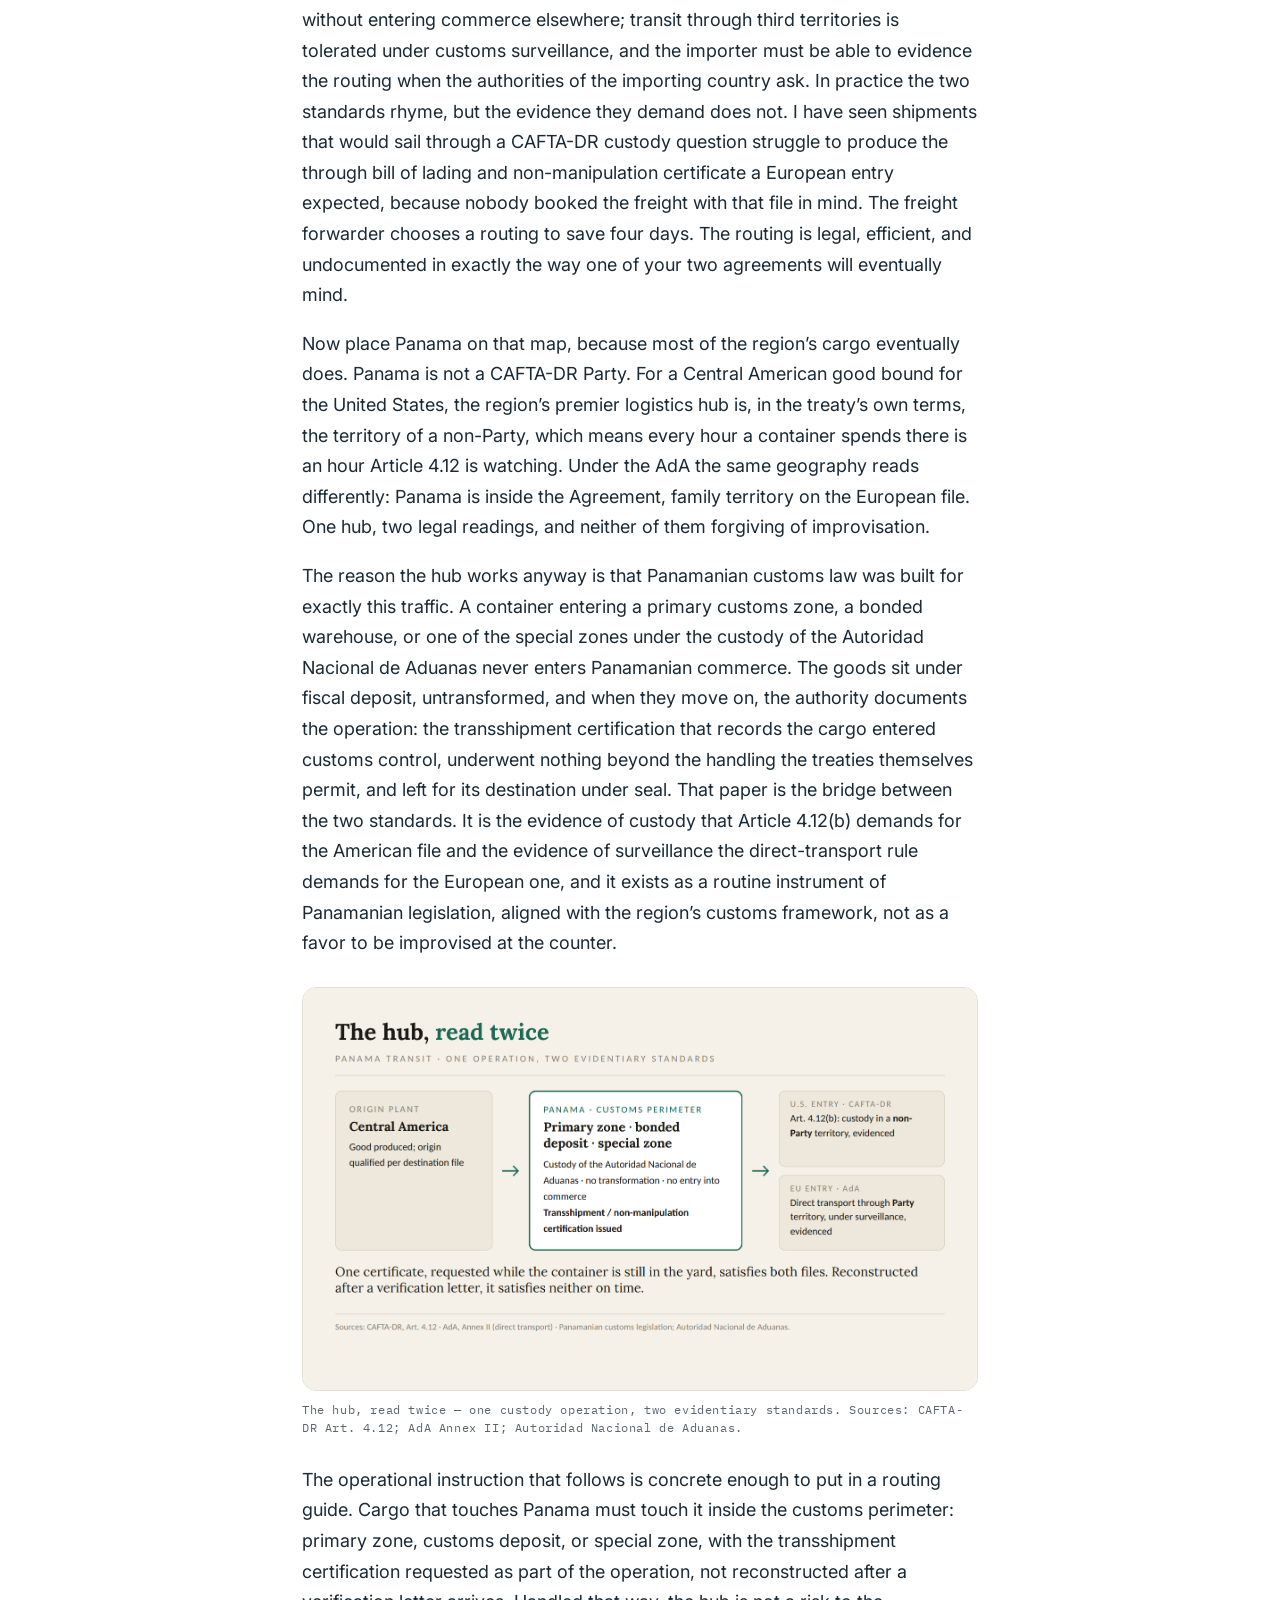
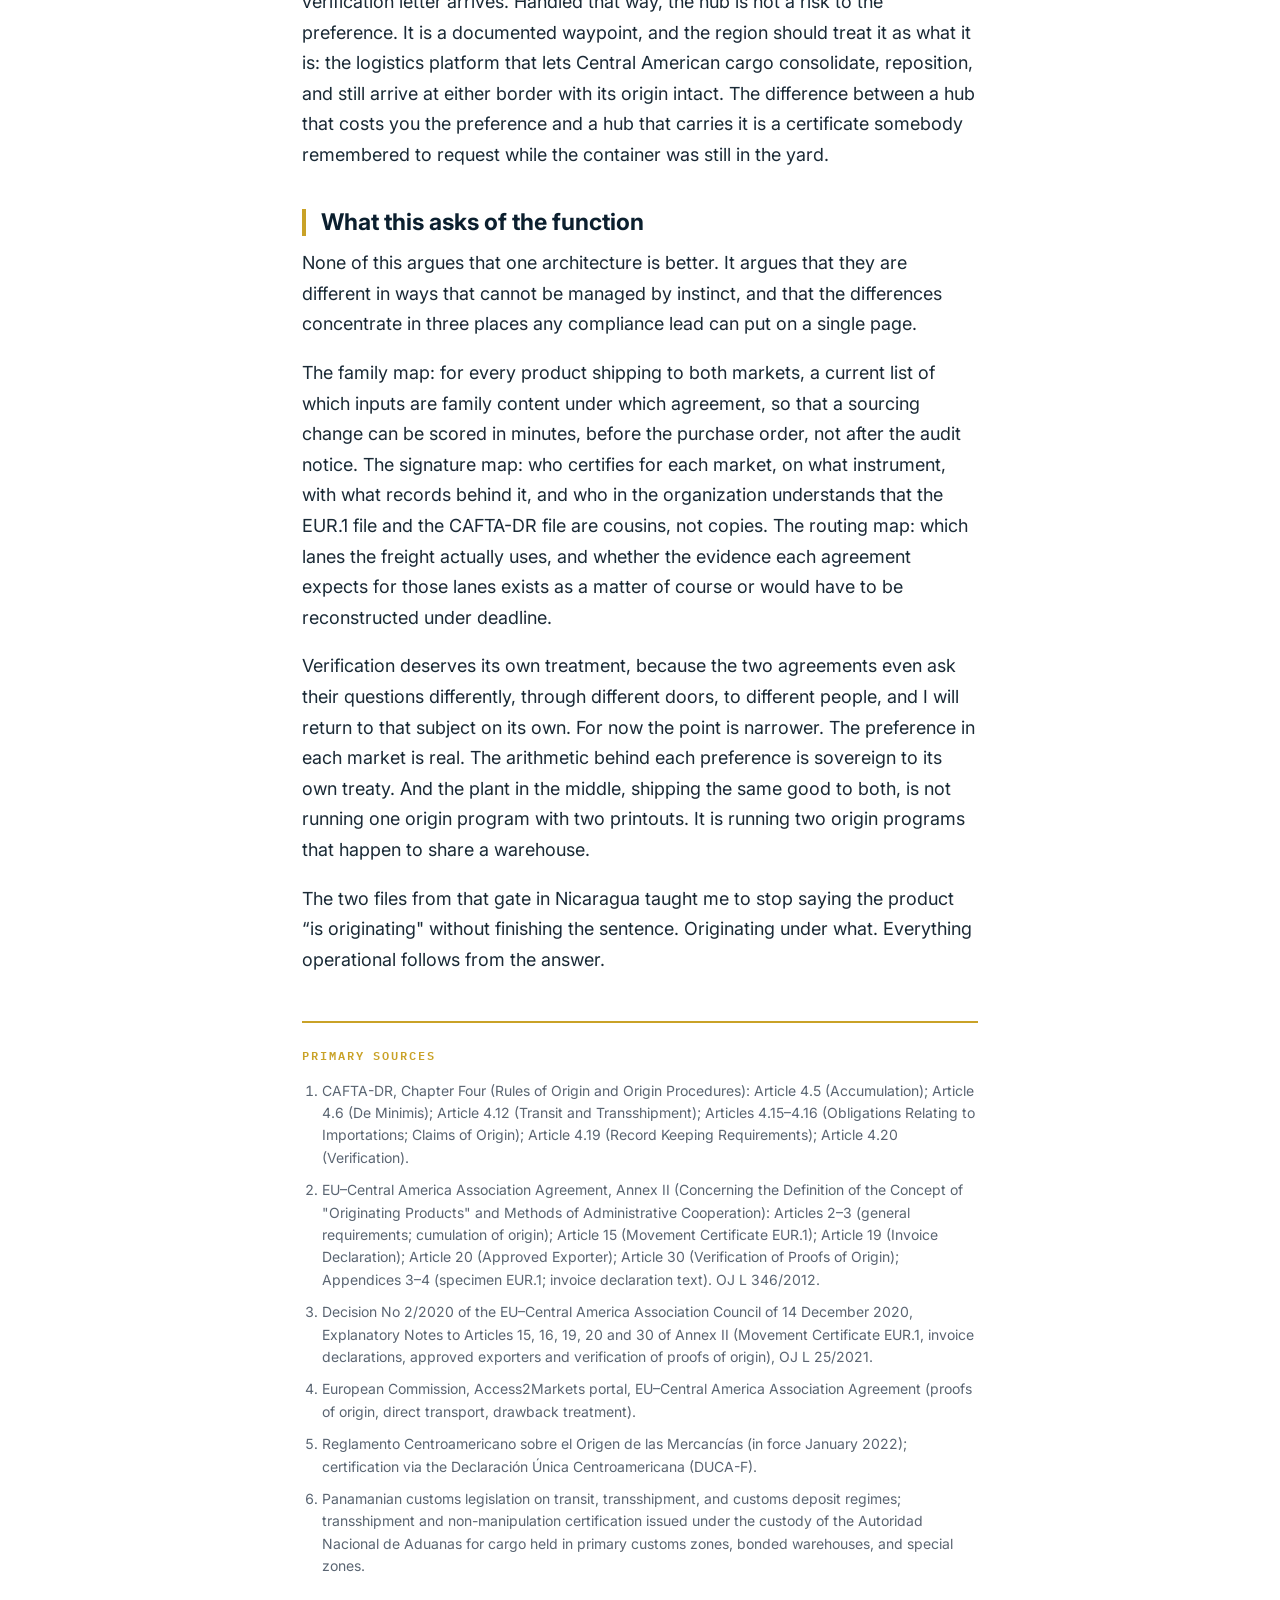
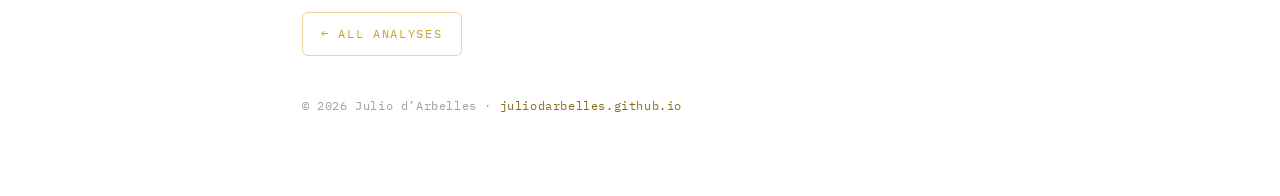
<file: accumulation-does-not-travel.html>
<!doctype html>
<html lang="en">
<head>
<meta charset="utf-8">
<meta name="viewport" content="width=device-width, initial-scale=1">
<title>Accumulation Does Not Travel — Julio d'Arbelles</title>
<meta name="description" content="The same plant, the same product, two agreements. What CAFTA-DR counts as yours, the EU–Central America Association Agreement may count as foreign, and the sourcing decision that saves one market can cost the other.">
<link rel="canonical" href="https://juliodarbelles.github.io/accumulation-does-not-travel.html">
<meta property="og:title" content="Accumulation Does Not Travel">
<meta property="og:description" content="The same plant, the same product, two agreements. What CAFTA-DR counts as yours, the EU–Central America Association Agreement may count as foreign, and the sourcing decision that saves one market can cost the other.">
<meta property="og:image" content="accumulation-cover.png">
<meta property="og:type" content="article">
<link rel="preconnect" href="https://fonts.googleapis.com">
<link rel="preconnect" href="https://fonts.gstatic.com" crossorigin>
<link href="https://fonts.googleapis.com/css2?family=Inter:wght@400;600;700;900&family=IBM+Plex+Mono:wght@500;600&display=swap" rel="stylesheet">
<style>
:root{--navy:#0B1F2E;--gold:#C9A227;--goldd:#8a6f18;--slate:#5A6572;--hair:#E4DFD3;--ink:#1A2A36;--cream:#F7F5F0;}
*{margin:0;padding:0;box-sizing:border-box;}
body{font-family:'Inter',system-ui,sans-serif;color:var(--ink);background:#fff;line-height:1.7;-webkit-font-smoothing:antialiased;}
a{color:var(--goldd);}
.hero{width:100%;display:block;}
.hero img{width:100%;height:auto;display:block;}
.wrap{max-width:720px;margin:0 auto;padding:0 22px 80px;}
.eyebrow{font-family:'IBM Plex Mono',monospace;font-weight:600;letter-spacing:.2em;text-transform:uppercase;font-size:12px;color:var(--gold);margin-top:44px;}
h1{font-weight:900;font-size:clamp(32px,6vw,50px);line-height:1.04;letter-spacing:-.02em;color:var(--navy);margin:14px 0 0;}
.deck{font-size:clamp(17px,2.6vw,21px);line-height:1.45;color:var(--slate);margin-top:16px;}
.pub{font-family:'IBM Plex Mono',monospace;font-size:12px;letter-spacing:.05em;color:var(--slate);margin-top:14px;}
.pub a{text-decoration:none;}
.author{display:flex;align-items:center;gap:15px;margin:26px 0 6px;padding:18px 0;border-top:1px solid var(--hair);border-bottom:1px solid var(--hair);}
.author img{width:60px;height:60px;border-radius:50%;object-fit:cover;border:2px solid var(--gold);flex:0 0 60px;}
.author .name{font-weight:700;font-size:16px;color:var(--navy);}
.author .meta{font-size:13px;color:var(--slate);line-height:1.55;}
.author .meta a{text-decoration:none;}
article{font-size:18px;}
article p{margin:0 0 18px;}
article p.lead{font-size:20px;font-weight:600;color:var(--navy);margin-top:30px;}
h2{font-weight:700;font-size:23px;color:var(--navy);margin:38px 0 12px;padding-left:15px;border-left:4px solid var(--gold);line-height:1.2;}
.stat{margin:26px 0;padding:26px 28px;background:var(--cream);border:1px solid var(--hair);border-radius:14px;}
.stat b{display:block;font-weight:900;font-size:60px;line-height:1;color:var(--navy);letter-spacing:-.03em;}
.stat span{display:block;font-family:'IBM Plex Mono',monospace;font-size:12px;letter-spacing:.06em;color:var(--slate);margin-top:12px;text-transform:uppercase;line-height:1.4;}
.sources{margin-top:46px;padding-top:22px;border-top:2px solid var(--gold);}
.sources .st{font-family:'IBM Plex Mono',monospace;font-weight:600;letter-spacing:.16em;text-transform:uppercase;font-size:12px;color:var(--gold);margin-bottom:14px;}
.sources ol{padding-left:20px;}
.sources li{font-size:14px;line-height:1.6;color:var(--slate);margin-bottom:10px;}
.foot{margin-top:40px;font-family:'IBM Plex Mono',monospace;font-size:12px;letter-spacing:.05em;color:#9aa2ab;}
.foot a{color:var(--goldd);text-decoration:none;}
.fig{margin:28px 0;}
.fig img{width:100%;height:auto;display:block;border:1px solid var(--hair);border-radius:14px;}
.fig.portrait{max-width:520px;margin-left:auto;margin-right:auto;}
.fig .cap{font-family:'IBM Plex Mono',monospace;font-size:12px;letter-spacing:.05em;color:var(--slate);margin-top:10px;line-height:1.5;}
@media(max-width:560px){article{font-size:17px;} .stat b{font-size:46px;}}

.topbar{position:sticky;top:0;z-index:50;background:rgba(11,31,46,.97);backdrop-filter:saturate(1.2) blur(6px);display:flex;align-items:center;justify-content:space-between;padding:13px 22px;}
.topbar .brand{font-family:'IBM Plex Mono',monospace;font-weight:600;font-size:13px;letter-spacing:.16em;text-transform:uppercase;color:#F7F5F0;text-decoration:none;}
.topbar .navlink{font-family:'IBM Plex Mono',monospace;font-weight:500;font-size:12px;letter-spacing:.14em;text-transform:uppercase;color:#C9A227;text-decoration:none;}
.topbar .navlink:hover{color:#E5BA2C;}
.backfoot{margin-top:34px;}
.backfoot a{display:inline-block;font-family:'IBM Plex Mono',monospace;font-size:12px;letter-spacing:.14em;text-transform:uppercase;color:#C9A227;text-decoration:none;border:1px solid rgba(201,162,39,.45);padding:11px 18px;border-radius:6px;}
.backfoot a:hover{background:rgba(201,162,39,.10);}
@media(max-width:560px){.topbar .brand{font-size:11px;letter-spacing:.12em;} .topbar .navlink{font-size:11px;}}
</style>
</head>
<body>
<div class="topbar"><a class="brand" href="index.html">Julio d'Arbelles</a><a class="navlink" href="index.html">All analyses</a></div>
<div class="hero"><img src="accumulation-cover.png" alt="Accumulation does not travel — two family circles intersecting on one carton"></div>
<div class="wrap">
  <div class="eyebrow">Rules of Origin &middot; CAFTA-DR &times; EU&ndash;Central America</div>
  <h1>Accumulation Does Not Travel</h1>
  <div class="deck">The same plant, the same product, two agreements. What CAFTA-DR counts as yours, the EU&ndash;Central America Association Agreement may count as foreign, and the sourcing decision that saves one market can cost the other.</div>
  <div class="pub">First published in the <a href="https://www.icpainc.org/accumulation-does-not-travel/">ICPA member newsletter</a>, July 28, 2026 &middot; Canonical version</div>
  <div class="author">
    <img src="author.jpg" alt="Julio d'Arbelles">
    <div>
      <div class="name">Julio d&rsquo;Arbelles</div>
      <div class="meta">Trade Compliance &middot; Customs Valuation &middot; Rules of Origin<br>
      <a href="https://juliodarbelles.github.io/#practice">juliodarbelles.github.io</a> &middot; <a href="https://www.linkedin.com/in/juliodarbelles">linkedin.com/in/juliodarbelles</a></div>
    </div>
  </div>
  <article>
<p class="lead">In the export operation where I ran foreign trade in Nicaragua, the same product left through the same gate toward two different worlds, and each world demanded its own file. For the United States, a certification we prepared ourselves, signed by the company, kept on record for five years, never touched by a government hand unless someone came asking. For Europe, a movement certificate EUR.1, presented to the competent public authority, reviewed, stamped, numbered, and returned to us before the container could claim a preference in a port on the other side of the Atlantic. Same formula. Same line. Same pallet wrap. Two legal identities, built from two different definitions of what counted as ours.</p>
<p>People outside the discipline assume origin is a property of the product, like weight or moisture. It is not. Origin is a property of the product under a specific agreement, and the piece of that agreement doing the quiet work is accumulation: the rule that decides which countries&rsquo; inputs count as local when the math is run. Change the agreement and you change the family. Change the family and a good that qualified yesterday, with the same recipe and the same suppliers, stops qualifying today. Nothing in the plant moved. The border moved.</p>
<h2>Who counts as "us"</h2>
<p>CAFTA-DR answers the question in Article 4.5. Materials originating in any Party, incorporated into a good produced in another Party, count as originating. The family is the United States, the five Central American countries, and the Dominican Republic. The practical consequence, and I have built qualification cases on it, is that an input purchased from a supplier in the United States is not foreign content under CAFTA-DR. It is family content. A Nicaraguan good carrying an American ingredient walks toward the American border with that ingredient counting in its favor.</p>
<p>The EU&ndash;Central America Association Agreement draws the family differently. Annex II, Article 3 establishes bilateral cumulation between the two regions: materials originating in the European Union count as originating in Central America when incorporated there, and the reverse. The same article opens, under conditions and for specified materials, a door to inputs from Bolivia, Colombia, Ecuador, Peru, and Venezuela, a provision I examined at length when I wrote about coffee under this agreement, because the door does not swing both ways for every product. What the AdA family does not include, anywhere, is the United States.</p>
<p>Read those two paragraphs together and the operational problem appears without any help from me. The American input that qualifies your good for Miami is non-originating content for Rotterdam. The Spanish input that helps you in Rotterdam is non-originating content for Miami. Accumulation earned under one agreement does not transfer to the other, not partially, not by analogy, not by good faith. Each agreement runs its own arithmetic on its own definition of the family, and the plant sits in the middle, producing one physical good with as many legal origins as there are treaties applied to it.</p>
<div class="fig"><img src="fig-acc-families.png" alt="Two families, one plant: the accumulation membership of CAFTA-DR versus the EU–Central America Association Agreement" loading="lazy"><div class="cap">Two families, one plant &mdash; who counts as originating under each agreement. Sources: CAFTA-DR Arts. 4.5, 4.12; AdA Annex II, Arts. 2&ndash;3.</div></div>

<p>I wrote earlier this year about a good that failed the Central American origin regime and qualified under CAFTA-DR at the same moment, on the same pallet, because of one American input. Add the AdA and the same carton now answers to three rulebooks. There are goods in this region that are originating for the United States, non-originating for the European Union, and non-originating for the neighboring country one border away, simultaneously, without a single fact about their production being in dispute.</p>
<h2>The sourcing decision is a market decision</h2>
<p>The consequence lands on procurement, which is exactly the department least likely to know it.</p>
<p>A buyer finds a better price on an intermediate material. The new supplier is in Texas; the old one was in Guatemala. On the cost sheet the substitution is an obvious win. Under CAFTA-DR it is neutral or better. Under the AdA, that single line of the bill of materials may have just pushed the European file over its tolerance, because the input stopped being family content the moment the purchase order changed countries. Nobody on the plant floor sees it. The formula is the same. The specification is the same. The origin calculation for one of your two markets has quietly broken, and it will stay broken until someone re-runs it, which in the operations I have seen happens either monthly, by discipline, or at verification, by force.</p>
<p>The inverse decision is just as invisible. Sourcing a component from Spain to strengthen the European qualification weakens nothing in Europe and potentially everything in the CAFTA-DR file, where that Spanish value now sits on the non-originating side of the fraction. When a portfolio ships to both markets, there is no such thing as a neutral sourcing change. There is only a change whose origin consequences have been calculated for each destination, or one whose consequences will be discovered later, by someone else, with interest.</p>
<p>The discipline that answers this is unglamorous: a bill of materials read per agreement, not per product. One physical BOM, two origin worksheets, updated when a supplier changes, when a price moves the value fractions, when a tolerance that had margin in March starts running out of it in July. I ran that exercise every month for years. It is tedious in exactly the way that audits later prove was worth it.</p>
<h2>The tolerance is not the same tolerance</h2>
<p>Both agreements forgive a small measure of non-originating content that fails its rule, and both set the number at ten percent. The resemblance ends at the denominator. CAFTA-DR runs its de minimis, in Article 4.6, against the adjusted value of the good. Annex II of the AdA runs its tolerance against the ex-works price, with its own list of chapters where the window narrows or closes. Same percentage, different base, different exclusions. The same bill of materials can sit under the threshold in one file and over it in the other before anyone has changed a supplier, because the two fractions are not the same fraction. I have written a full piece on the tolerance as a monthly control; the point here is narrower. Run it twice. A margin calculated for the American file tells you nothing about the European one.</p>
<h2>The paper is not the same paper</h2>
<p>The second structural difference is who signs, and what the signature exposes.</p>
<p>CAFTA-DR runs on self-certification. Article 4.16 allows the importer, the exporter, or the producer to certify origin, and Article 4.19 obliges them to keep the records that support it for five years. No authority validates the claim at issuance. The certification is born private and stays private until the importing customs decides to test it. The system is fast, cheap, and unforgiving in a specific way: the entire weight of the claim rests on records the company keeps about itself, and the first government official who reads the file may be the one auditing it.</p>
<p>The AdA runs on proofs of origin with a public birth. The default instrument is the movement certificate EUR.1 under Article 15 of Annex II, issued by the customs authority or competent public authority of the exporting country on application. For smaller consignments, Article 19 allows an invoice declaration; for companies that earn it, Article 20 creates the approved exporter, authorized to declare origin on the invoice for shipments of any value. The declaration itself is a fixed formula, printed on the commercial document, referencing the exporter&rsquo;s <em>&ldquo;customs [or competent governmental] authorisation No...&rdquo;</em> when an approved exporter makes it out. The Association Council found the system needed enough interpretation that it issued Decision No 2/2020, a full set of explanatory notes on precisely these articles: how EUR.1 certificates are completed, when they can be refused for technical reasons, how the invoice declaration value limit works.</p>
<p>Having operated both, I will say what the treaties do not: the difference disciplines behavior. A file that must survive a public authority&rsquo;s review before the container sails gets assembled differently from a file that only ever meets an auditor after the fact. Neither system is safer in the abstract. The self-certified file fails silently and expensively, years later, across every entry it touched. The authority-issued certificate fails loudly and immediately, at the window, on this shipment. An exporter serving both markets is running both risk profiles at once, usually with one team, and often with one template mentality formed by whichever market came first.</p>
<p>One more asymmetry belongs in this section because it changes real money. Under the AdA, duty drawback is available: duties paid on non-originating materials used in a good exported under preference can be refunded. Operations that internalized a no-drawback reflex from other European agreements leave that recovery unclaimed. The refund does not file itself.</p>
<h2>Transit, and the Panama question</h2>
<p>The third difference lives between the plant and the port, and for anyone operating around Panama it is not theoretical.</p>
<p>CAFTA-DR states its transit rule in Article 4.12. A good loses originating status if it undergoes production outside the Parties or if it, in the treaty&rsquo;s words, does not <em>&ldquo;remain under the control of customs authorities in the territory of a non-Party.&rdquo;</em> The standard is customs control. A container can pass through a third country, sit in a bonded facility, change vessels, and survive, provided the custody chain holds and the paperwork proves it.</p>
<p>The AdA asks for direct transport. Goods must travel from one Party to the other without entering commerce elsewhere; transit through third territories is tolerated under customs surveillance, and the importer must be able to evidence the routing when the authorities of the importing country ask. In practice the two standards rhyme, but the evidence they demand does not. I have seen shipments that would sail through a CAFTA-DR custody question struggle to produce the through bill of lading and non-manipulation certificate a European entry expected, because nobody booked the freight with that file in mind. The freight forwarder chooses a routing to save four days. The routing is legal, efficient, and undocumented in exactly the way one of your two agreements will eventually mind.</p>
<p>Now place Panama on that map, because most of the region&rsquo;s cargo eventually does. Panama is not a CAFTA-DR Party. For a Central American good bound for the United States, the region&rsquo;s premier logistics hub is, in the treaty&rsquo;s own terms, the territory of a non-Party, which means every hour a container spends there is an hour Article 4.12 is watching. Under the AdA the same geography reads differently: Panama is inside the Agreement, family territory on the European file. One hub, two legal readings, and neither of them forgiving of improvisation.</p>
<p>The reason the hub works anyway is that Panamanian customs law was built for exactly this traffic. A container entering a primary customs zone, a bonded warehouse, or one of the special zones under the custody of the Autoridad Nacional de Aduanas never enters Panamanian commerce. The goods sit under fiscal deposit, untransformed, and when they move on, the authority documents the operation: the transshipment certification that records the cargo entered customs control, underwent nothing beyond the handling the treaties themselves permit, and left for its destination under seal. That paper is the bridge between the two standards. It is the evidence of custody that Article 4.12(b) demands for the American file and the evidence of surveillance the direct-transport rule demands for the European one, and it exists as a routine instrument of Panamanian legislation, aligned with the region&rsquo;s customs framework, not as a favor to be improvised at the counter.</p>
<div class="fig"><img src="fig-acc-hub.png" alt="The hub, read twice: Panama transit under customs custody satisfying both the CAFTA-DR and AdA evidentiary standards" loading="lazy"><div class="cap">The hub, read twice &mdash; one custody operation, two evidentiary standards. Sources: CAFTA-DR Art. 4.12; AdA Annex II; Autoridad Nacional de Aduanas.</div></div>

<p>The operational instruction that follows is concrete enough to put in a routing guide. Cargo that touches Panama must touch it inside the customs perimeter: primary zone, customs deposit, or special zone, with the transshipment certification requested as part of the operation, not reconstructed after a verification letter arrives. Handled that way, the hub is not a risk to the preference. It is a documented waypoint, and the region should treat it as what it is: the logistics platform that lets Central American cargo consolidate, reposition, and still arrive at either border with its origin intact. The difference between a hub that costs you the preference and a hub that carries it is a certificate somebody remembered to request while the container was still in the yard.</p>
<h2>What this asks of the function</h2>
<p>None of this argues that one architecture is better. It argues that they are different in ways that cannot be managed by instinct, and that the differences concentrate in three places any compliance lead can put on a single page.</p>
<p>The family map: for every product shipping to both markets, a current list of which inputs are family content under which agreement, so that a sourcing change can be scored in minutes, before the purchase order, not after the audit notice. The signature map: who certifies for each market, on what instrument, with what records behind it, and who in the organization understands that the EUR.1 file and the CAFTA-DR file are cousins, not copies. The routing map: which lanes the freight actually uses, and whether the evidence each agreement expects for those lanes exists as a matter of course or would have to be reconstructed under deadline.</p>
<p>Verification deserves its own treatment, because the two agreements even ask their questions differently, through different doors, to different people, and I will return to that subject on its own. For now the point is narrower. The preference in each market is real. The arithmetic behind each preference is sovereign to its own treaty. And the plant in the middle, shipping the same good to both, is not running one origin program with two printouts. It is running two origin programs that happen to share a warehouse.</p>
<p>The two files from that gate in Nicaragua taught me to stop saying the product &ldquo;is originating" without finishing the sentence. Originating under what. Everything operational follows from the answer.</p>
  </article>
  <div class="sources">
    <div class="st">Primary sources</div>
    <ol>
<li>CAFTA-DR, Chapter Four (Rules of Origin and Origin Procedures): Article 4.5 (Accumulation); Article 4.6 (De Minimis); Article 4.12 (Transit and Transshipment); Articles 4.15&ndash;4.16 (Obligations Relating to Importations; Claims of Origin); Article 4.19 (Record Keeping Requirements); Article 4.20 (Verification).</li>
<li>EU&ndash;Central America Association Agreement, Annex II (Concerning the Definition of the Concept of "Originating Products" and Methods of Administrative Cooperation): Articles 2&ndash;3 (general requirements; cumulation of origin); Article 15 (Movement Certificate EUR.1); Article 19 (Invoice Declaration); Article 20 (Approved Exporter); Article 30 (Verification of Proofs of Origin); Appendices 3&ndash;4 (specimen EUR.1; invoice declaration text). OJ L 346/2012.</li>
<li>Decision No 2/2020 of the EU&ndash;Central America Association Council of 14 December 2020, Explanatory Notes to Articles 15, 16, 19, 20 and 30 of Annex II (Movement Certificate EUR.1, invoice declarations, approved exporters and verification of proofs of origin), OJ L 25/2021.</li>
<li>European Commission, Access2Markets portal, EU&ndash;Central America Association Agreement (proofs of origin, direct transport, drawback treatment).</li>
<li>Reglamento Centroamericano sobre el Origen de las Mercancías (in force January 2022); certification via the Declaración Única Centroamericana (DUCA-F).</li>
<li>Panamanian customs legislation on transit, transshipment, and customs deposit regimes; transshipment and non-manipulation certification issued under the custody of the Autoridad Nacional de Aduanas for cargo held in primary customs zones, bonded warehouses, and special zones.</li>
    </ol>
  </div>
  <div class="backfoot"><a href="index.html">← All analyses</a></div>
  <div class="foot">&copy; 2026 Julio d&rsquo;Arbelles &middot; <a href="https://juliodarbelles.github.io/">juliodarbelles.github.io</a></div>
</div>
</body>
</html>
</file>
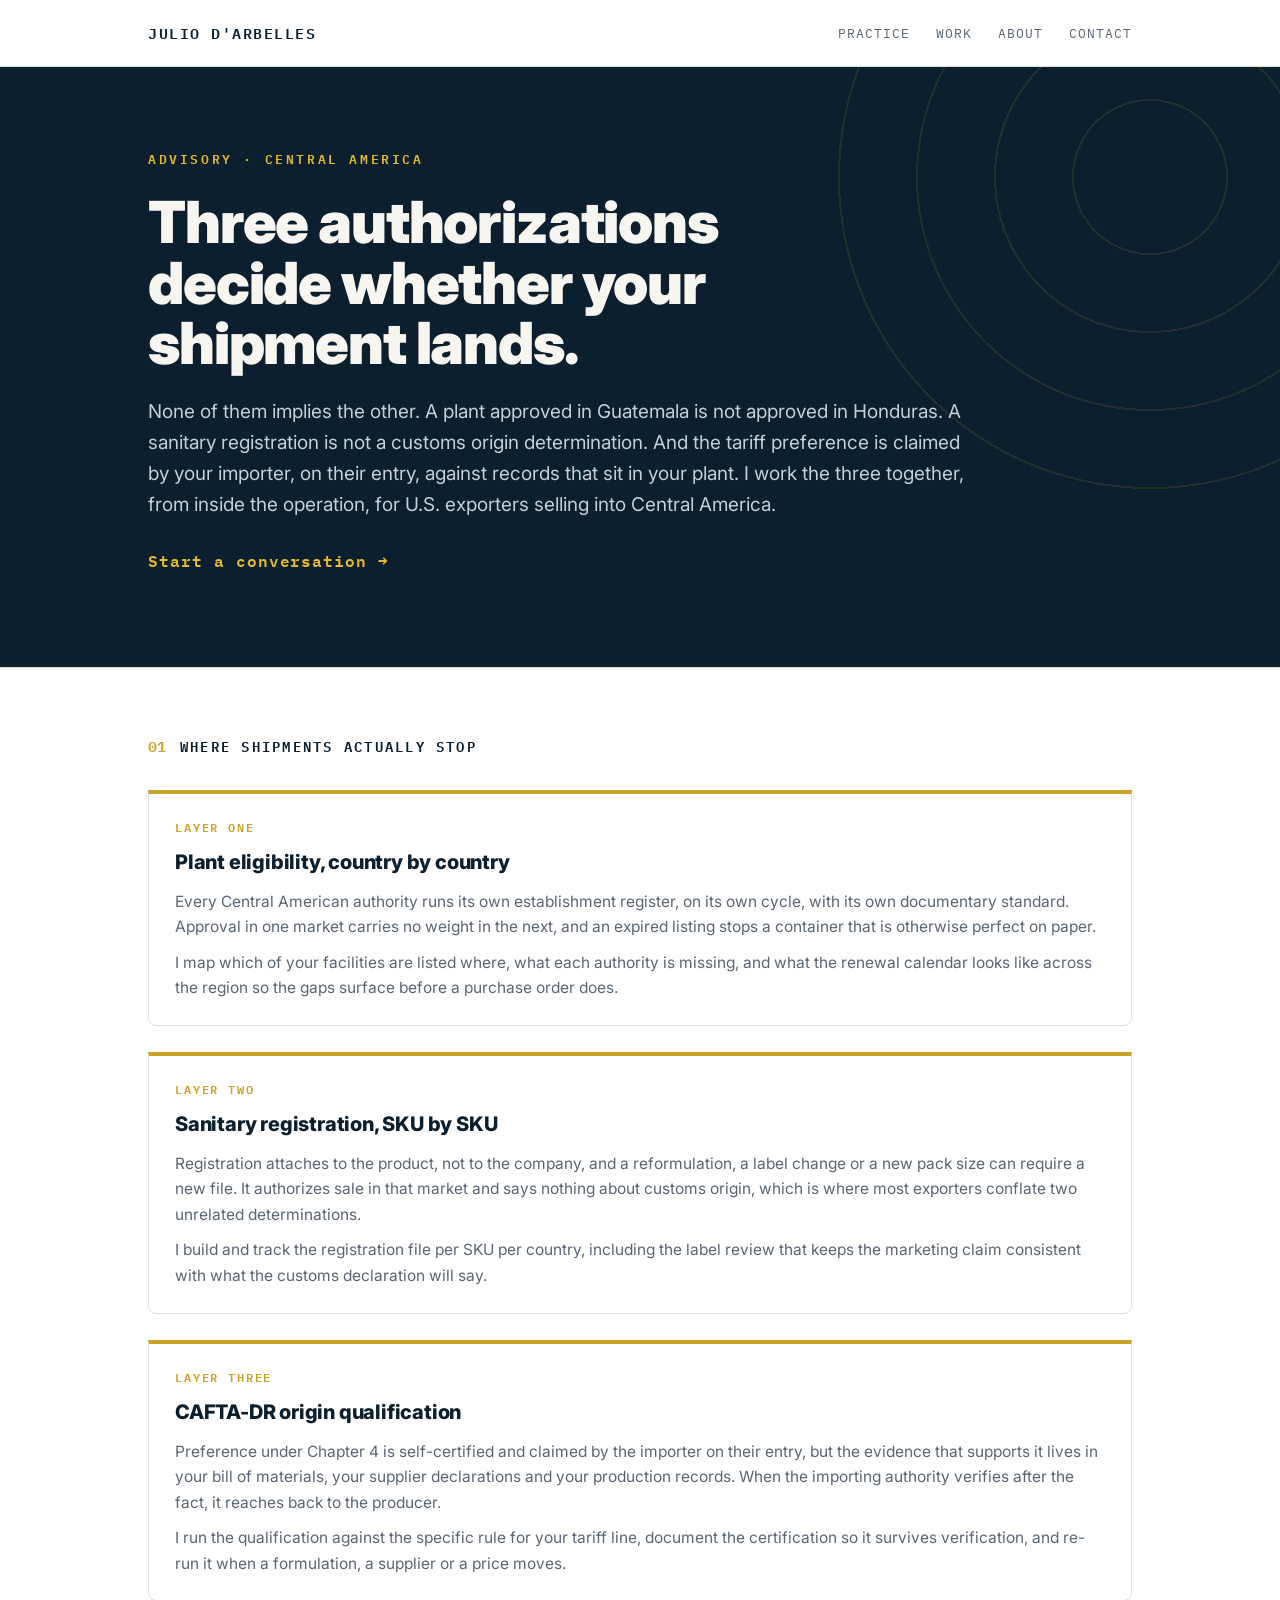
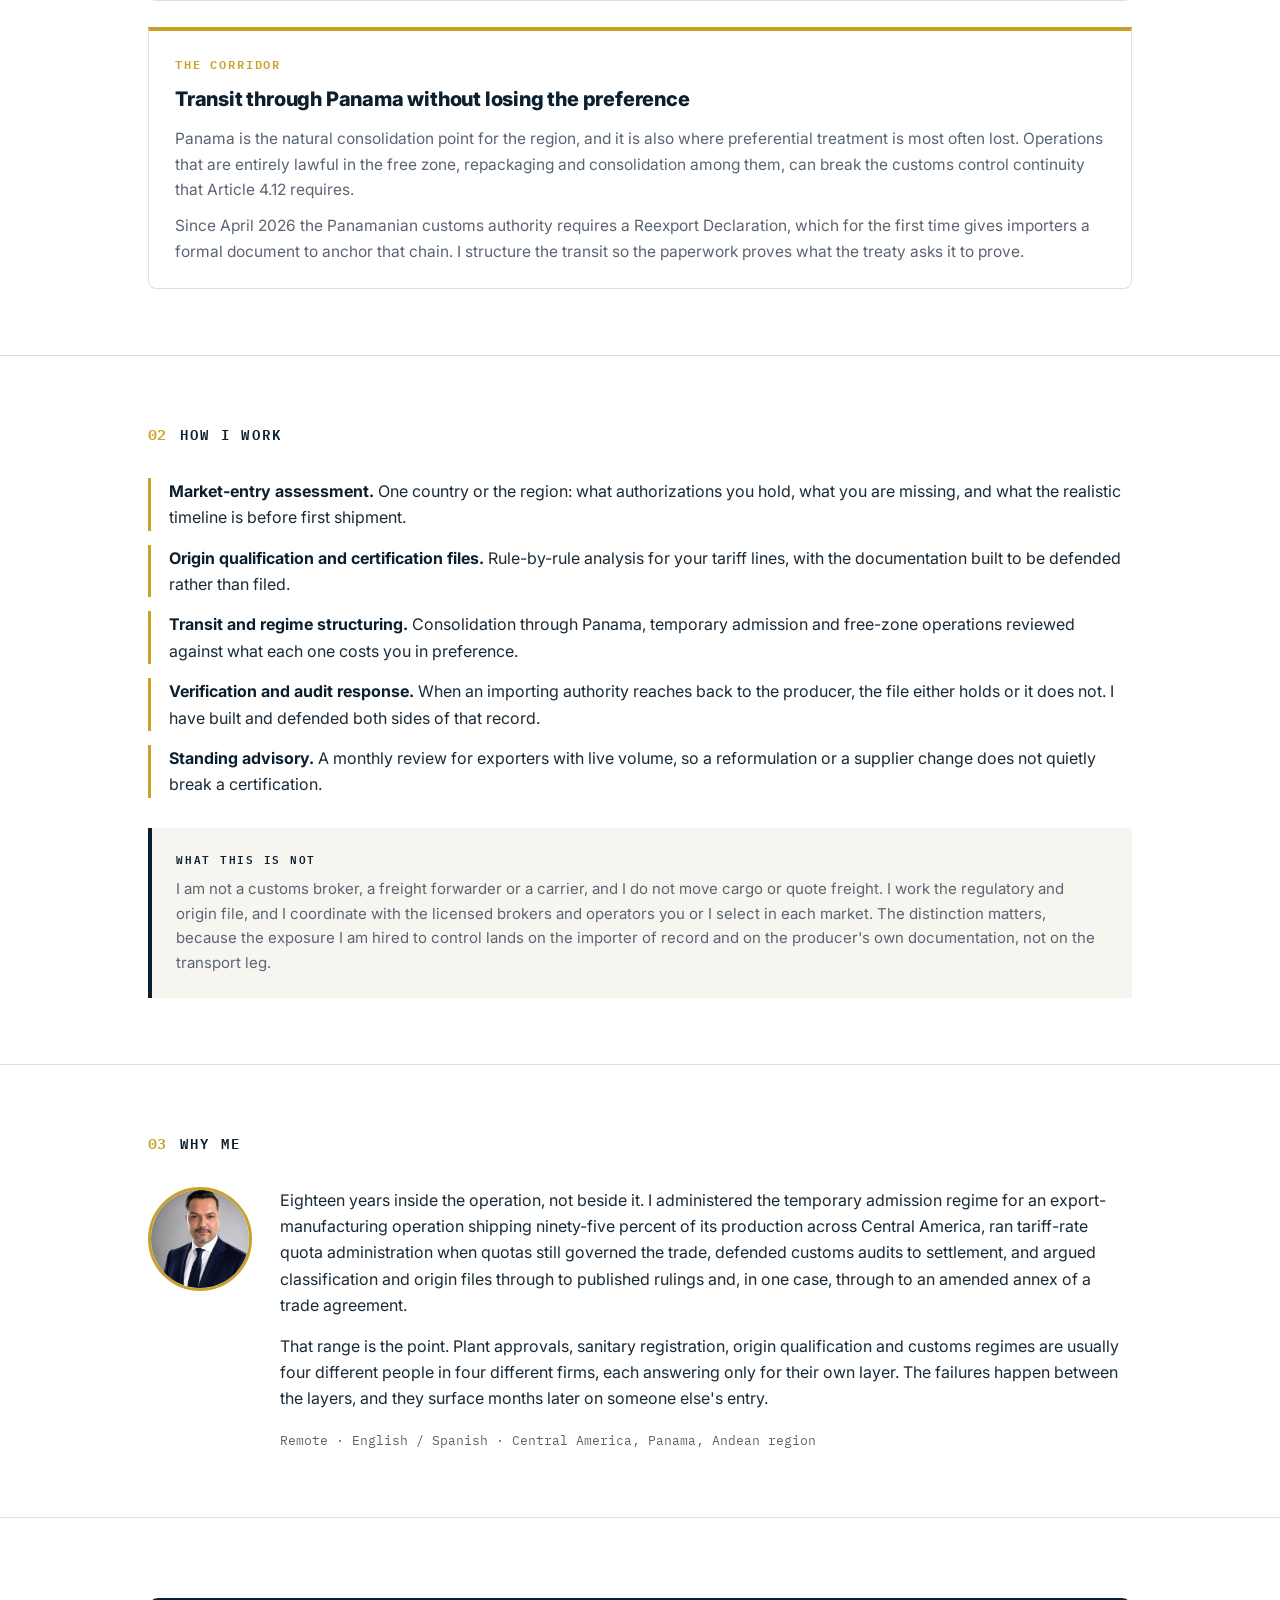
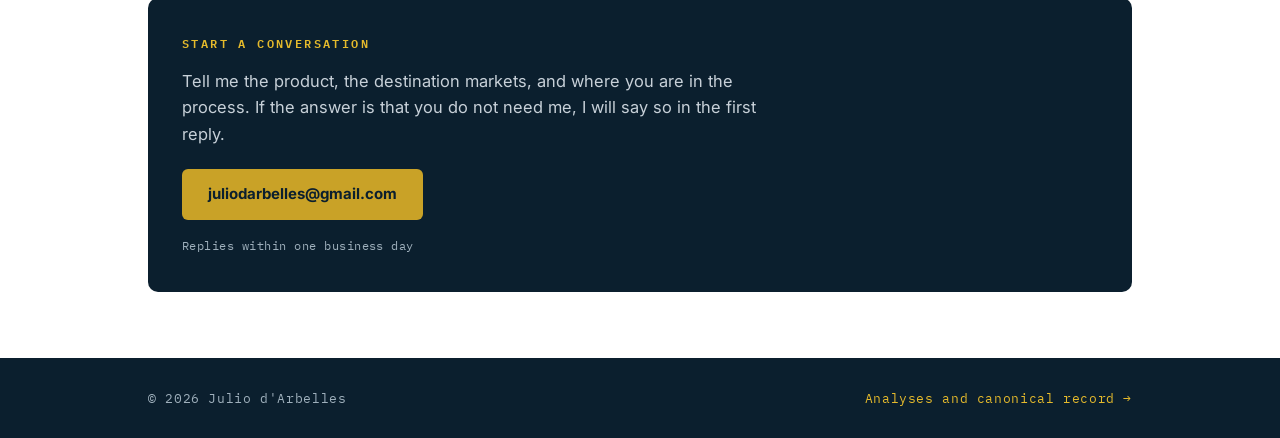
<file: advisory.html>
<!DOCTYPE html>
<html lang="en">
<head>
<meta charset="utf-8"/>
<meta content="width=device-width, initial-scale=1" name="viewport"/>
<title>Central America Trade Advisory — Julio d'Arbelles</title>
<meta content="Independent trade compliance advisory for U.S. food and consumer-goods exporters entering Central America: plant eligibility, sanitary registration, CAFTA-DR origin qualification, and transit through Panama." name="description"/>
<link rel="canonical" href="https://juliodarbelles.github.io/advisory.html"/>
<meta property="og:title" content="Central America Trade Advisory — Julio d'Arbelles"/>
<meta property="og:description" content="Three authorizations decide whether your shipment lands. None of them implies the other."/>
<meta property="og:type" content="website"/>
<link href="style.css" rel="stylesheet"/>
<style>
  .adv-grid{display:grid;gap:26px;}
  .adv-card{padding:24px 26px;border:1px solid var(--hair);border-top:4px solid var(--gold);border-radius:0 0 8px 8px;}
  .adv-card .n{font-family:'IBM Plex Mono',monospace;font-weight:600;letter-spacing:.16em;text-transform:uppercase;font-size:11.5px;color:var(--gold);}
  .adv-card h3{font-weight:800;font-size:20px;color:var(--navy);margin:9px 0 10px;letter-spacing:-.01em;}
  .adv-card p{font-size:15.5px;color:var(--slate);line-height:1.65;}
  .adv-card p+p{margin-top:10px;}
  ul.plain{list-style:none;display:grid;gap:14px;}
  ul.plain li{padding-left:18px;border-left:3px solid var(--gold);font-size:16px;}
  ul.plain li strong{color:var(--navy);}
  .cta{background:var(--navy);color:#fff;border-radius:10px;padding:36px 34px;margin-top:14px;}
  .cta .k{font-family:'IBM Plex Mono',monospace;font-weight:600;letter-spacing:.2em;text-transform:uppercase;font-size:12px;color:var(--goldb);}
  .cta p{color:#C7D0D8;font-size:16.5px;line-height:1.6;margin-top:14px;max-width:62ch;}
  .btn{display:inline-block;margin-top:22px;background:var(--gold);color:var(--navy);font-weight:700;font-size:15px;padding:13px 26px;border-radius:6px;}
  .btn:hover{background:var(--goldb);text-decoration:none;}
  .fineprint{margin-top:16px;font-family:'IBM Plex Mono',monospace;font-size:12px;color:#9FB0BC;letter-spacing:.04em;}
  .scope{margin-top:30px;padding:22px 24px;background:var(--cream);border-left:4px solid var(--navy);font-size:15px;color:var(--slate);line-height:1.65;}
  .scope .lbl{display:block;font-family:'IBM Plex Mono',monospace;font-weight:600;letter-spacing:.16em;text-transform:uppercase;font-size:11px;color:var(--navy);margin-bottom:9px;}
</style>
</head>
<body>

<header class="site">
<div class="wrap">
<div class="brand"><a href="index.html">JULIO D'ARBELLES</a></div>
<nav class="top">
<a href="index.html#practice">Practice</a>
<a href="index.html#work">Work</a>
<a href="index.html#about">About</a>
<a href="index.html#contact">Contact</a>
</nav>
</div>
</header>

<div class="hero">
<div class="wrap">
<div class="kicker">Advisory · Central America</div>
<h1 class="display">Three authorizations decide whether your shipment lands.</h1>
<p class="standfirst">None of them implies the other. A plant approved in Guatemala is not approved in Honduras. A sanitary registration is not a customs origin determination. And the tariff preference is claimed by your importer, on their entry, against records that sit in your plant. I work the three together, from inside the operation, for U.S. exporters selling into Central America.</p>
<a class="readlink" href="#start">Start a conversation →</a>
</div>
</div>

<section>
<div class="wrap">
<div class="sec-head"><span class="sec-num">01</span><span class="sec-title">Where shipments actually stop</span></div>

<div class="adv-grid">

<div class="adv-card">
<div class="n">Layer one</div>
<h3>Plant eligibility, country by country</h3>
<p>Every Central American authority runs its own establishment register, on its own cycle, with its own documentary standard. Approval in one market carries no weight in the next, and an expired listing stops a container that is otherwise perfect on paper.</p>
<p>I map which of your facilities are listed where, what each authority is missing, and what the renewal calendar looks like across the region so the gaps surface before a purchase order does.</p>
</div>

<div class="adv-card">
<div class="n">Layer two</div>
<h3>Sanitary registration, SKU by SKU</h3>
<p>Registration attaches to the product, not to the company, and a reformulation, a label change or a new pack size can require a new file. It authorizes sale in that market and says nothing about customs origin, which is where most exporters conflate two unrelated determinations.</p>
<p>I build and track the registration file per SKU per country, including the label review that keeps the marketing claim consistent with what the customs declaration will say.</p>
</div>

<div class="adv-card">
<div class="n">Layer three</div>
<h3>CAFTA-DR origin qualification</h3>
<p>Preference under Chapter 4 is self-certified and claimed by the importer on their entry, but the evidence that supports it lives in your bill of materials, your supplier declarations and your production records. When the importing authority verifies after the fact, it reaches back to the producer.</p>
<p>I run the qualification against the specific rule for your tariff line, document the certification so it survives verification, and re-run it when a formulation, a supplier or a price moves.</p>
</div>

<div class="adv-card">
<div class="n">The corridor</div>
<h3>Transit through Panama without losing the preference</h3>
<p>Panama is the natural consolidation point for the region, and it is also where preferential treatment is most often lost. Operations that are entirely lawful in the free zone, repackaging and consolidation among them, can break the customs control continuity that Article 4.12 requires.</p>
<p>Since April 2026 the Panamanian customs authority requires a Reexport Declaration, which for the first time gives importers a formal document to anchor that chain. I structure the transit so the paperwork proves what the treaty asks it to prove.</p>
</div>

</div>
</div>
</section>

<section>
<div class="wrap">
<div class="sec-head"><span class="sec-num">02</span><span class="sec-title">How I work</span></div>
<ul class="plain">
<li><strong>Market-entry assessment.</strong> One country or the region: what authorizations you hold, what you are missing, and what the realistic timeline is before first shipment.</li>
<li><strong>Origin qualification and certification files.</strong> Rule-by-rule analysis for your tariff lines, with the documentation built to be defended rather than filed.</li>
<li><strong>Transit and regime structuring.</strong> Consolidation through Panama, temporary admission and free-zone operations reviewed against what each one costs you in preference.</li>
<li><strong>Verification and audit response.</strong> When an importing authority reaches back to the producer, the file either holds or it does not. I have built and defended both sides of that record.</li>
<li><strong>Standing advisory.</strong> A monthly review for exporters with live volume, so a reformulation or a supplier change does not quietly break a certification.</li>
</ul>

<div class="scope">
<span class="lbl">What this is not</span>
I am not a customs broker, a freight forwarder or a carrier, and I do not move cargo or quote freight. I work the regulatory and origin file, and I coordinate with the licensed brokers and operators you or I select in each market. The distinction matters, because the exposure I am hired to control lands on the importer of record and on the producer's own documentation, not on the transport leg.
</div>
</div>
</section>

<section>
<div class="wrap">
<div class="sec-head"><span class="sec-num">03</span><span class="sec-title">Why me</span></div>
<div class="bio">
<img alt="Julio d'Arbelles" src="author_1.jpg"/>
<div>
<p class="body">Eighteen years inside the operation, not beside it. I administered the temporary admission regime for an export-manufacturing operation shipping ninety-five percent of its production across Central America, ran tariff-rate quota administration when quotas still governed the trade, defended customs audits to settlement, and argued classification and origin files through to published rulings and, in one case, through to an amended annex of a trade agreement.</p>
<p class="body">That range is the point. Plant approvals, sanitary registration, origin qualification and customs regimes are usually four different people in four different firms, each answering only for their own layer. The failures happen between the layers, and they surface months later on someone else's entry.</p>
<div class="contact-line">Remote · English / Spanish · Central America, Panama, Andean region</div>
</div>
</div>
</div>
</section>

<section id="start">
<div class="wrap">
<div class="cta">
<div class="k">Start a conversation</div>
<p>Tell me the product, the destination markets, and where you are in the process. If the answer is that you do not need me, I will say so in the first reply.</p>
<a class="btn" href="mailto:juliodarbelles@gmail.com?subject=Central%20America%20trade%20advisory">juliodarbelles@gmail.com</a>
<div class="fineprint">Replies within one business day</div>
</div>
</div>
</section>

<footer class="site">
<div class="wrap">
<div>© 2026 Julio d'Arbelles</div>
<div><a href="index.html">Analyses and canonical record →</a></div>
</div>
</footer>

</body>
</html>
</file>
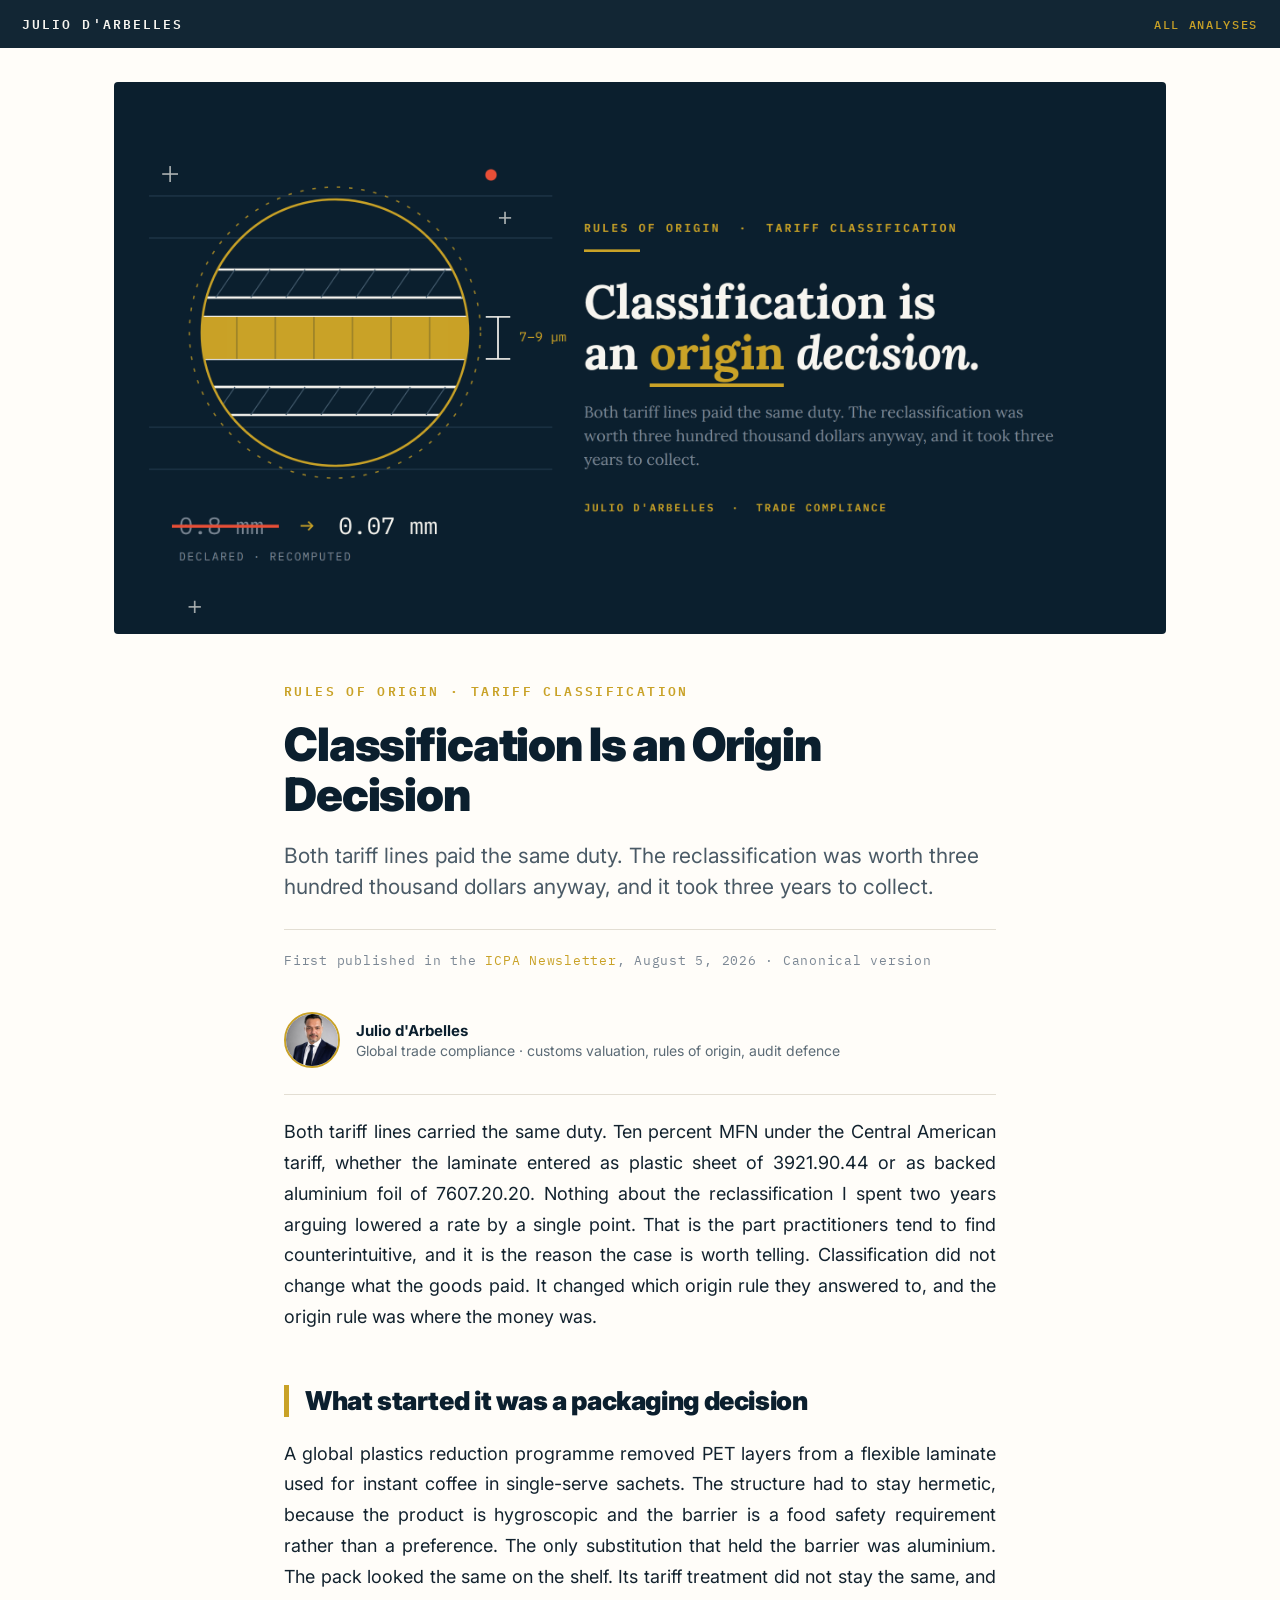
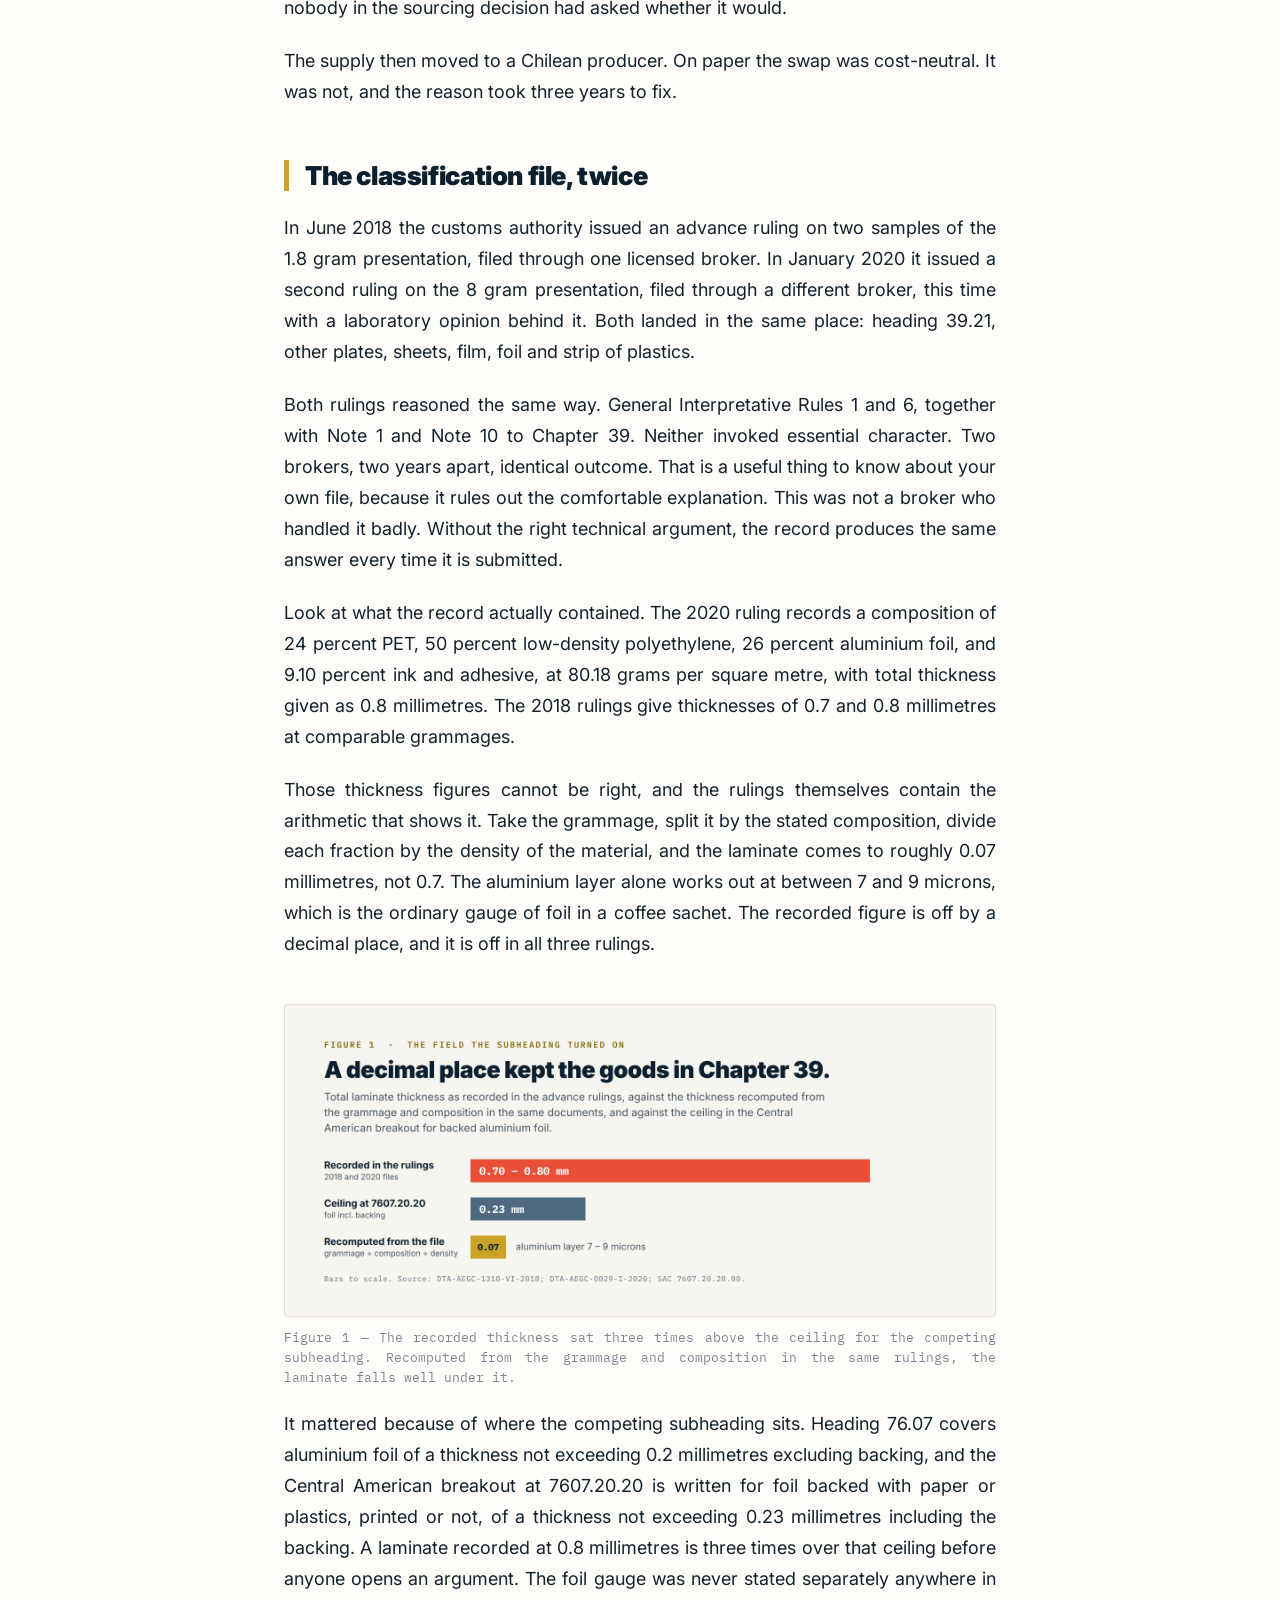
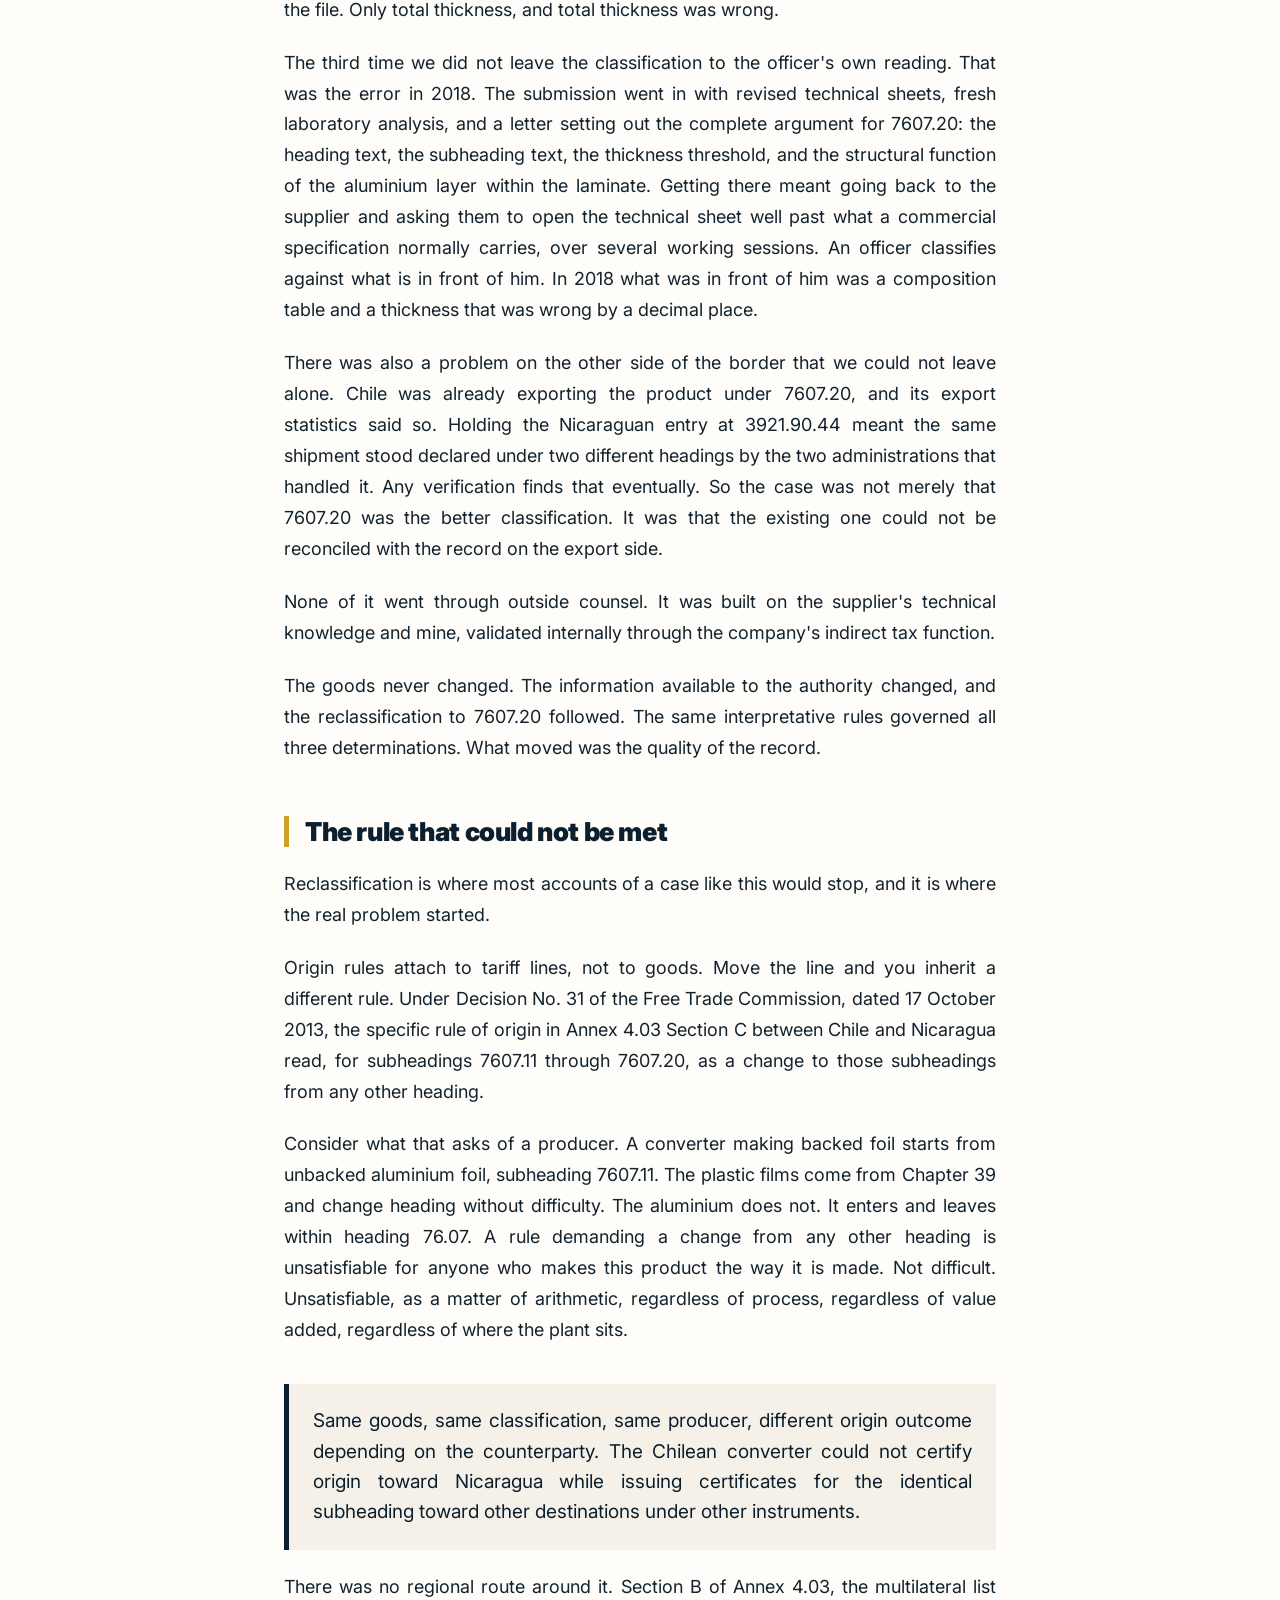
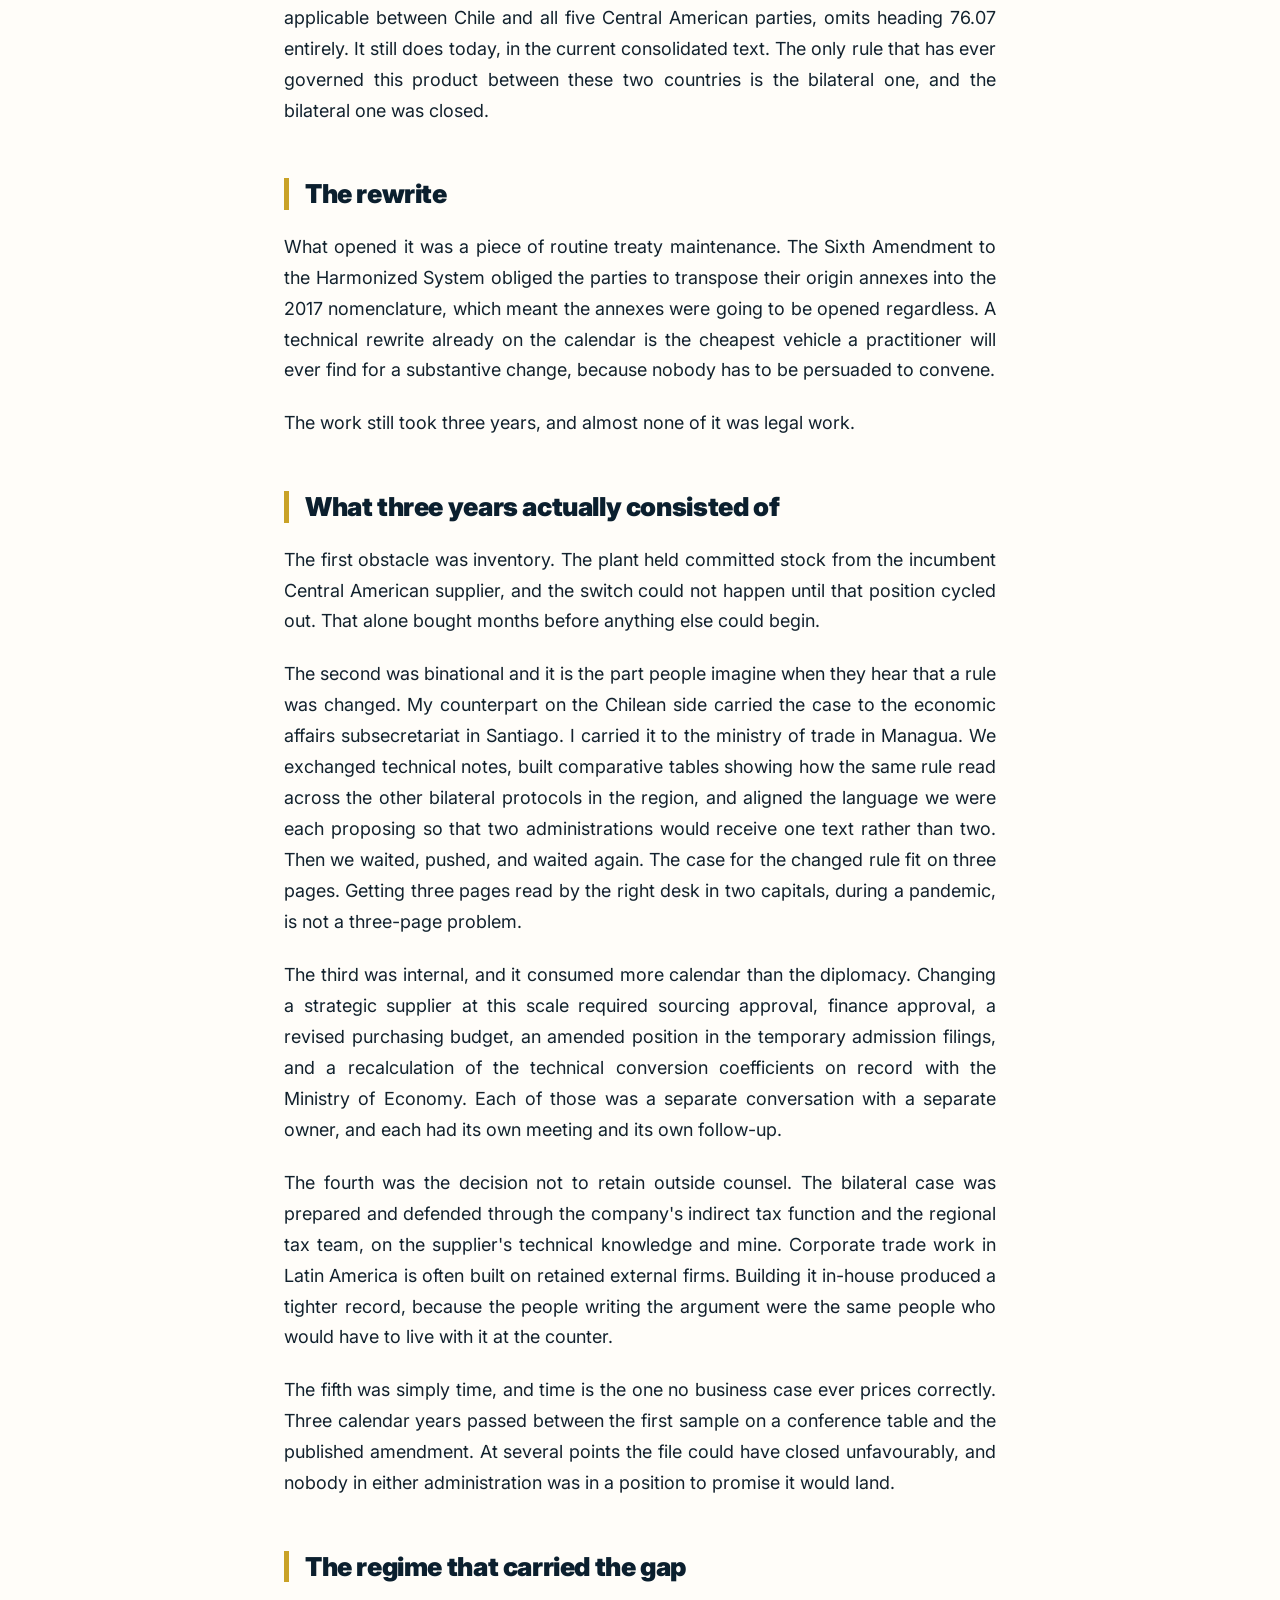
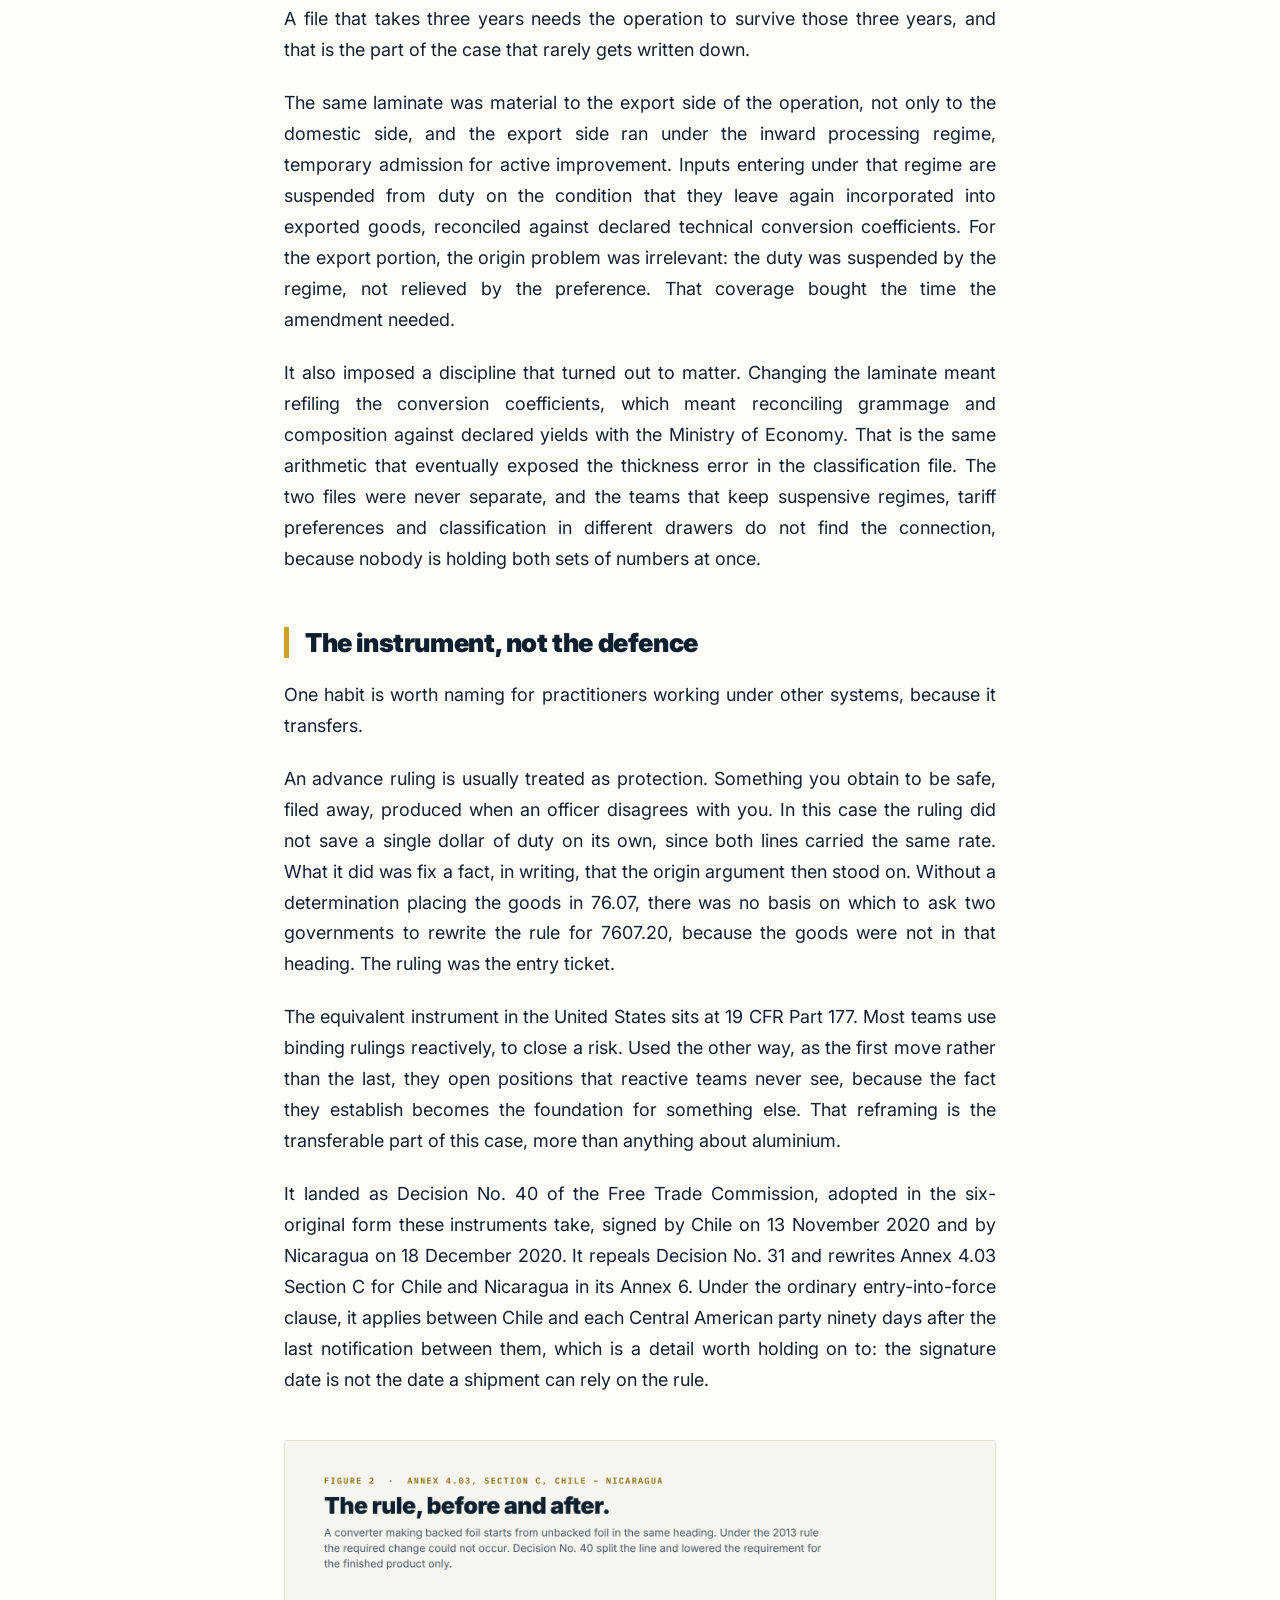
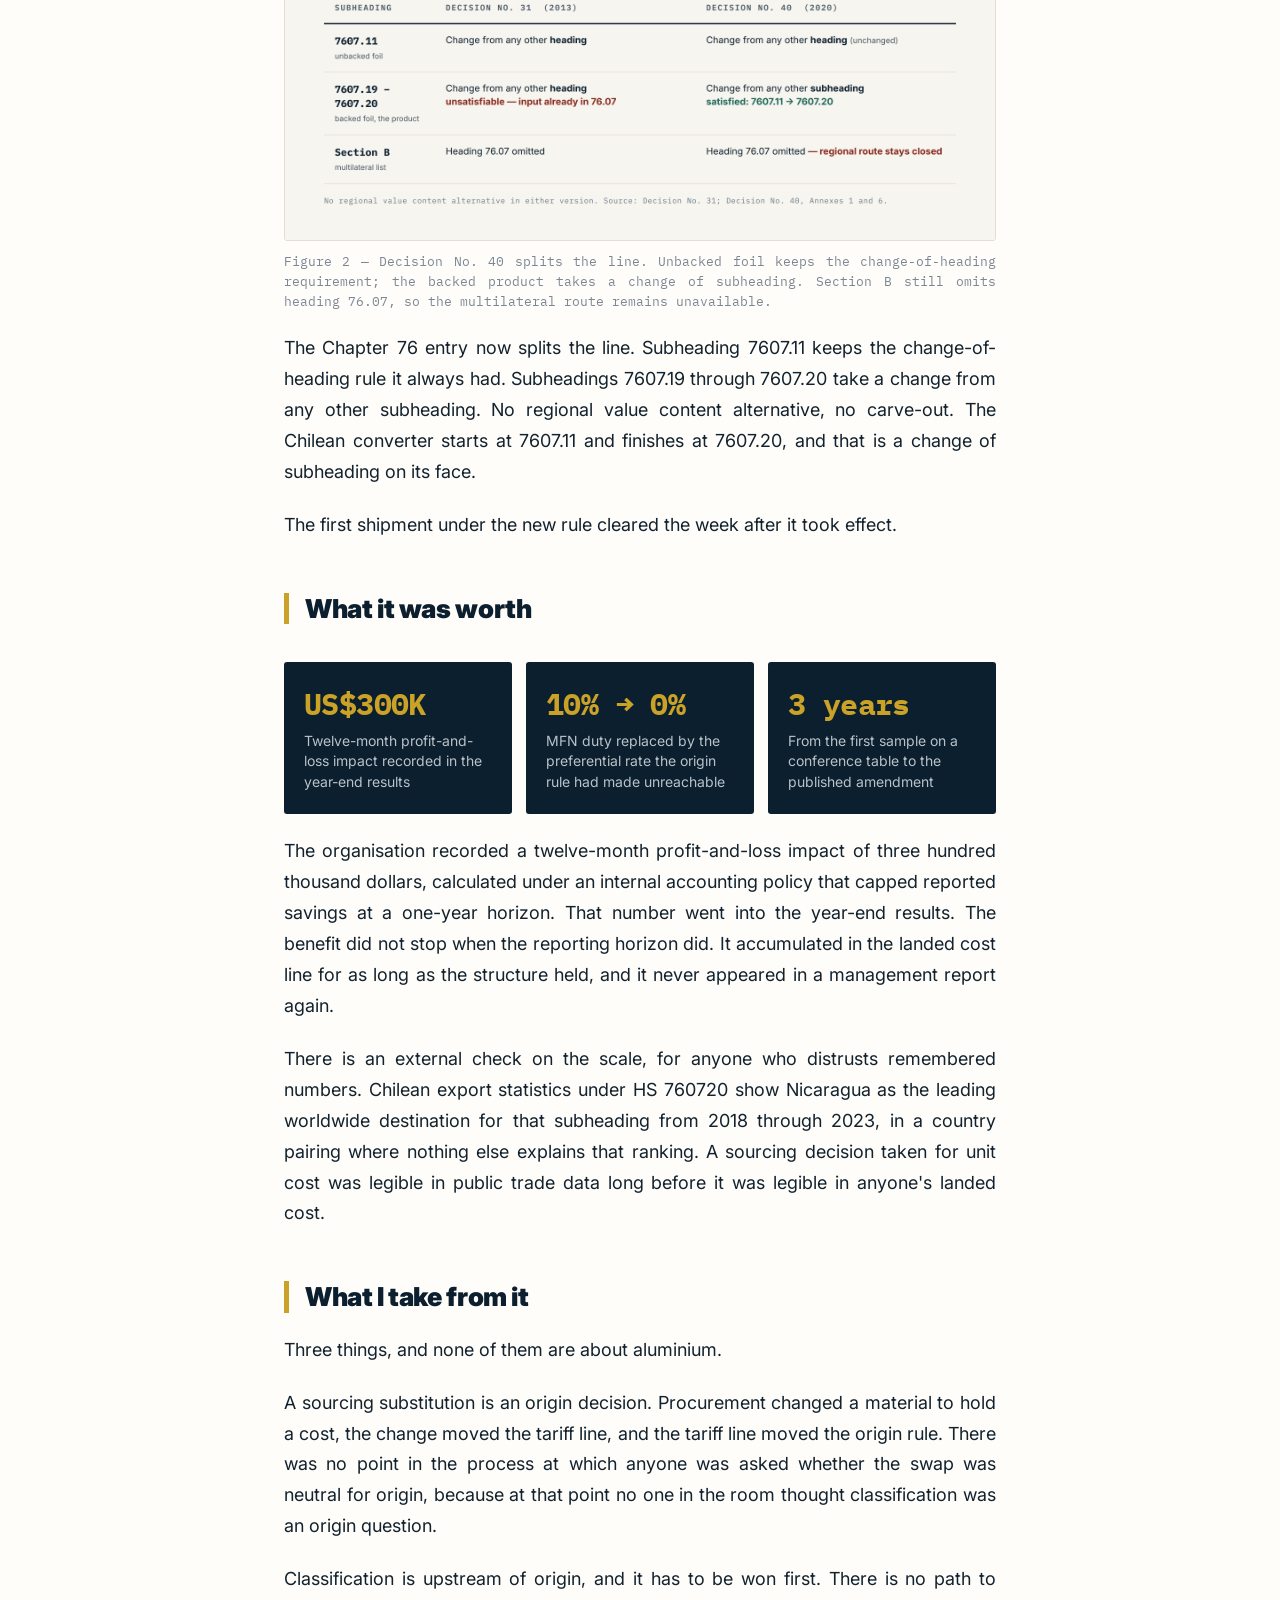
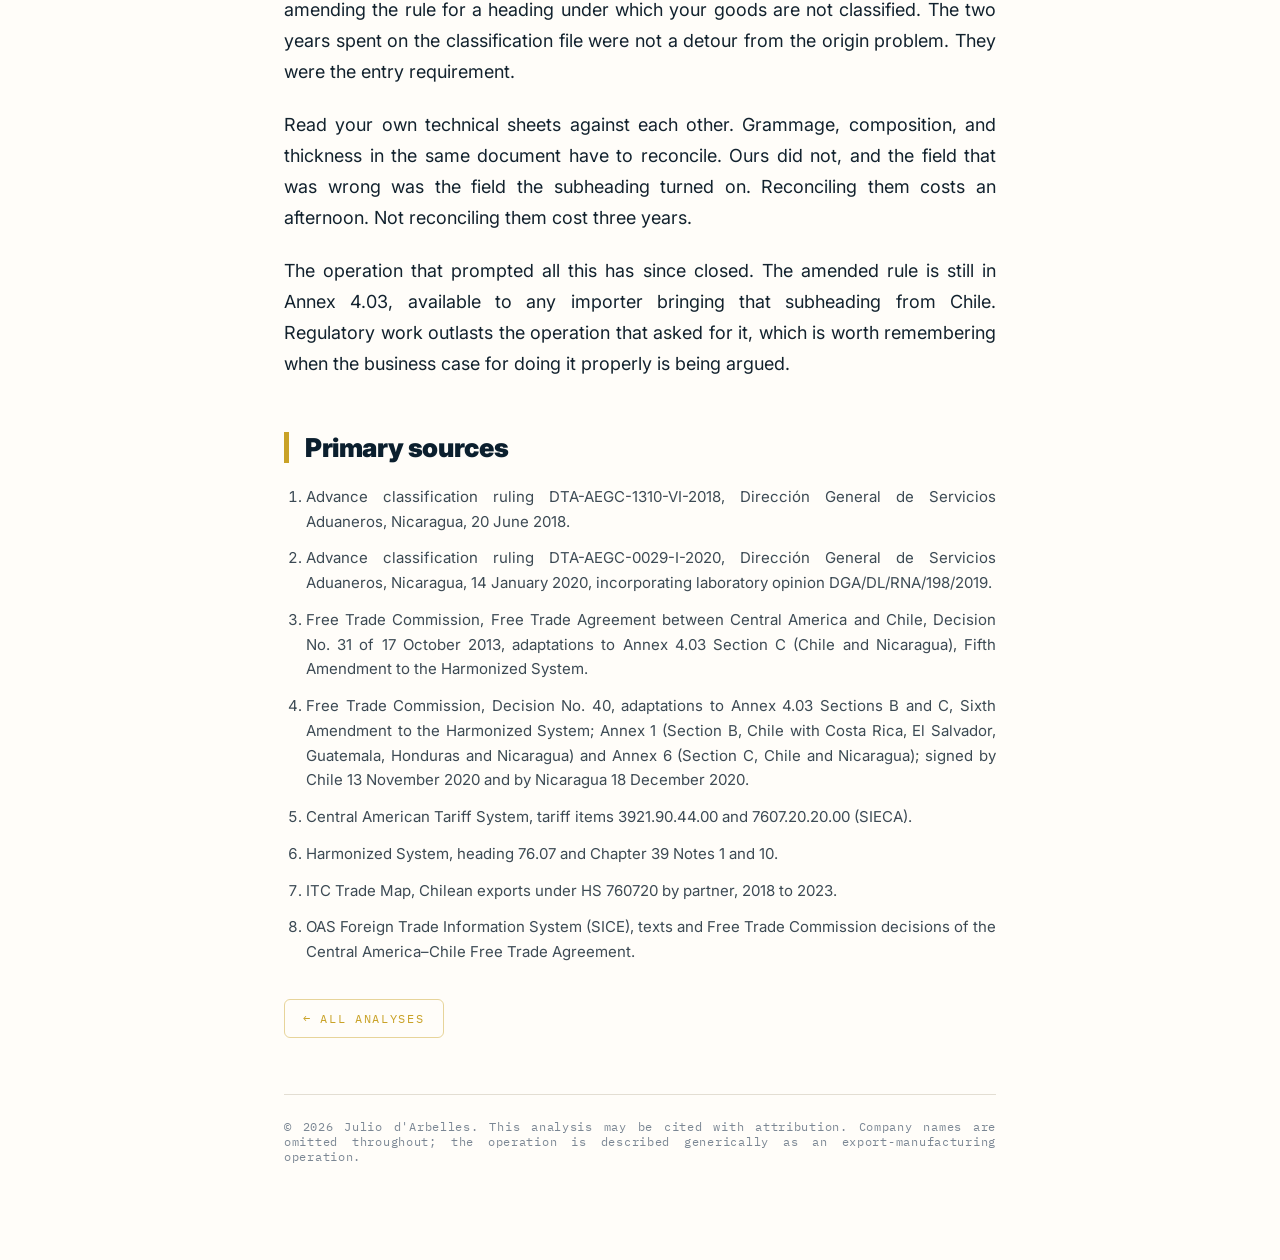
<file: classification-is-an-origin-decision.html>
<!DOCTYPE html>
<html lang="en">
<head>
<meta charset="utf-8">
<meta name="viewport" content="width=device-width, initial-scale=1">
<title>Classification Is an Origin Decision — Julio d'Arbelles</title>
<meta name="description" content="A packaging change moved a tariff line from Chapter 39 to Chapter 76, the tariff line moved the rule of origin under the Chile–Nicaragua bilateral protocol, and rewriting the rule took three years.">
<link rel="canonical" href="https://juliodarbelles.github.io/classification-is-an-origin-decision.html">
<meta property="og:title" content="Classification Is an Origin Decision">
<meta property="og:description" content="Both tariff lines paid the same duty. The reclassification was worth three hundred thousand dollars anyway.">
<meta property="og:image" content="https://juliodarbelles.github.io/laminate-cover.png">
<meta property="og:type" content="article">
<link href="https://fonts.googleapis.com/css2?family=Inter:wght@400;600;700;900&family=IBM+Plex+Mono:wght@400;600&display=swap" rel="stylesheet">
<style>
:root{--navy:#0B1F2E;--cream:#F7F5F0;--gold:#C9A227;--red:#E94F37;--slate:#7B8794;--ink:#12222E;--rule:#E3DED3;}
*{margin:0;padding:0;box-sizing:border-box;}
body{background:#FFFDF9;color:var(--ink);font-family:'Inter',system-ui,sans-serif;-webkit-font-smoothing:antialiased;}
.wrap{max-width:760px;margin:0 auto;padding:0 24px 96px;}
.hero{max-width:1100px;margin:34px auto 0;padding:0 24px;}
.hero img{width:100%;height:auto;display:block;border-radius:4px;}
.back{display:inline-block;margin:28px 0 0;font-family:'IBM Plex Mono',monospace;font-size:12px;letter-spacing:.14em;text-transform:uppercase;color:var(--slate);text-decoration:none;}
.back:hover{color:var(--gold);}
.eyebrow{font-family:'IBM Plex Mono',monospace;font-weight:600;font-size:12.5px;letter-spacing:.19em;text-transform:uppercase;color:var(--gold);margin-top:46px;}
h1{font-weight:900;font-size:46px;line-height:1.08;letter-spacing:-.025em;margin-top:18px;color:var(--navy);}
.deck{font-size:21px;line-height:1.5;color:#4A5A66;margin-top:20px;}
.publine{font-family:'IBM Plex Mono',monospace;font-size:12.5px;letter-spacing:.06em;color:var(--slate);margin-top:26px;padding-top:22px;border-top:1px solid var(--rule);}
.publine a{color:var(--gold);text-decoration:none;}
.author{display:flex;gap:16px;align-items:center;margin-top:26px;padding:18px 0 26px;border-bottom:1px solid var(--rule);}
.author img{width:56px;height:56px;border-radius:50%;object-fit:cover;border:2px solid var(--gold);}
.author .n{font-weight:700;font-size:15px;color:var(--navy);}
.author .r{font-size:14px;color:#5C6B76;margin-top:2px;}
p{font-size:18px;line-height:1.72;margin-top:22px;text-align:justify;}
h2{font-size:26px;font-weight:900;letter-spacing:-.015em;color:var(--navy);margin-top:52px;padding-left:16px;border-left:5px solid var(--gold);line-height:1.2;}
.fig{margin:44px 0 8px;}
.fig img{width:100%;height:auto;display:block;border:1px solid var(--rule);border-radius:3px;}
.fig figcaption{font-family:'IBM Plex Mono',monospace;font-size:12.5px;line-height:1.6;color:var(--slate);margin-top:10px;text-align:justify;}
.stats{display:flex;gap:14px;margin-top:38px;flex-wrap:wrap;}
.stat{flex:1;min-width:200px;background:var(--navy);color:var(--cream);padding:22px 20px;border-radius:3px;}
.stat b{display:block;font-family:'IBM Plex Mono',monospace;font-size:30px;color:var(--gold);letter-spacing:-.02em;}
.stat span{display:block;font-size:14px;line-height:1.45;color:#B9C2C9;margin-top:8px;}
.pull{margin-top:38px;padding:22px 24px;background:#F5F1E8;border-left:5px solid var(--navy);font-size:19px;line-height:1.6;color:var(--navy);text-align:justify;}
ol.sources{margin-top:22px;padding-left:22px;}
ol.sources li{font-size:15px;line-height:1.65;color:#3C4A54;margin-top:12px;text-align:justify;}
.foot{margin-top:56px;padding-top:24px;border-top:1px solid var(--rule);font-family:'IBM Plex Mono',monospace;font-size:12px;letter-spacing:.06em;color:var(--slate);text-align:justify;}
@media(max-width:640px){h1{font-size:34px;}p{font-size:17px;}}

.topbar{position:sticky;top:0;z-index:50;background:rgba(11,31,46,.97);backdrop-filter:saturate(1.2) blur(6px);display:flex;align-items:center;justify-content:space-between;padding:13px 22px;}
.topbar .brand{font-family:'IBM Plex Mono',monospace;font-weight:600;font-size:13px;letter-spacing:.16em;text-transform:uppercase;color:#F7F5F0;text-decoration:none;}
.topbar .navlink{font-family:'IBM Plex Mono',monospace;font-weight:500;font-size:12px;letter-spacing:.14em;text-transform:uppercase;color:#C9A227;text-decoration:none;}
.topbar .navlink:hover{color:#E5BA2C;}
.backfoot{margin-top:34px;}
.backfoot a{display:inline-block;font-family:'IBM Plex Mono',monospace;font-size:12px;letter-spacing:.14em;text-transform:uppercase;color:#C9A227;text-decoration:none;border:1px solid rgba(201,162,39,.45);padding:11px 18px;border-radius:6px;}
.backfoot a:hover{background:rgba(201,162,39,.10);}
@media(max-width:560px){.topbar .brand{font-size:11px;letter-spacing:.12em;} .topbar .navlink{font-size:11px;}}
</style>
</head>
<body>

<div class="topbar"><a class="brand" href="index.html">Julio d'Arbelles</a><a class="navlink" href="index.html">All analyses</a></div>
<div class="hero"><img src="laminate-cover.png" alt="Classification is an origin decision — laminate cross-section with the aluminium layer highlighted, migrating from tariff line 3921.90 to 7607.20"></div>

<div class="wrap">
<div class="eyebrow">Rules of Origin · Tariff Classification</div>
<h1>Classification Is an Origin Decision</h1>
<div class="deck">Both tariff lines paid the same duty. The reclassification was worth three hundred thousand dollars anyway, and it took three years to collect.</div>

<div class="publine">First published in the <a href="https://www.icpainc.org/classification-is-an-origin-decision-2/">ICPA Newsletter</a>, August 5, 2026 · Canonical version</div>

<div class="author">
  <img src="author.jpg" alt="Julio d'Arbelles">
  <div><div class="n">Julio d'Arbelles</div><div class="r">Global trade compliance · customs valuation, rules of origin, audit defence</div></div>
</div>

<p>Both tariff lines carried the same duty. Ten percent MFN under the Central American tariff, whether the laminate entered as plastic sheet of 3921.90.44 or as backed aluminium foil of 7607.20.20. Nothing about the reclassification I spent two years arguing lowered a rate by a single point. That is the part practitioners tend to find counterintuitive, and it is the reason the case is worth telling. Classification did not change what the goods paid. It changed which origin rule they answered to, and the origin rule was where the money was.</p>

<h2>What started it was a packaging decision</h2>

<p>A global plastics reduction programme removed PET layers from a flexible laminate used for instant coffee in single-serve sachets. The structure had to stay hermetic, because the product is hygroscopic and the barrier is a food safety requirement rather than a preference. The only substitution that held the barrier was aluminium. The pack looked the same on the shelf. Its tariff treatment did not stay the same, and nobody in the sourcing decision had asked whether it would.</p>

<p>The supply then moved to a Chilean producer. On paper the swap was cost-neutral. It was not, and the reason took three years to fix.</p>

<h2>The classification file, twice</h2>

<p>In June 2018 the customs authority issued an advance ruling on two samples of the 1.8 gram presentation, filed through one licensed broker. In January 2020 it issued a second ruling on the 8 gram presentation, filed through a different broker, this time with a laboratory opinion behind it. Both landed in the same place: heading 39.21, other plates, sheets, film, foil and strip of plastics.</p>

<p>Both rulings reasoned the same way. General Interpretative Rules 1 and 6, together with Note 1 and Note 10 to Chapter 39. Neither invoked essential character. Two brokers, two years apart, identical outcome. That is a useful thing to know about your own file, because it rules out the comfortable explanation. This was not a broker who handled it badly. Without the right technical argument, the record produces the same answer every time it is submitted.</p>

<p>Look at what the record actually contained. The 2020 ruling records a composition of 24 percent PET, 50 percent low-density polyethylene, 26 percent aluminium foil, and 9.10 percent ink and adhesive, at 80.18 grams per square metre, with total thickness given as 0.8 millimetres. The 2018 rulings give thicknesses of 0.7 and 0.8 millimetres at comparable grammages.</p>

<p>Those thickness figures cannot be right, and the rulings themselves contain the arithmetic that shows it. Take the grammage, split it by the stated composition, divide each fraction by the density of the material, and the laminate comes to roughly 0.07 millimetres, not 0.7. The aluminium layer alone works out at between 7 and 9 microns, which is the ordinary gauge of foil in a coffee sachet. The recorded figure is off by a decimal place, and it is off in all three rulings.</p>

<figure class="fig">
  <img src="laminate-fig1-thickness.png" alt="Bar chart comparing recorded laminate thickness of 0.70 to 0.80 mm against the 0.23 mm ceiling at subheading 7607.20.20 and the 0.07 mm thickness recomputed from grammage and composition">
  <figcaption>Figure 1 — The recorded thickness sat three times above the ceiling for the competing subheading. Recomputed from the grammage and composition in the same rulings, the laminate falls well under it.</figcaption>
</figure>

<p>It mattered because of where the competing subheading sits. Heading 76.07 covers aluminium foil of a thickness not exceeding 0.2 millimetres excluding backing, and the Central American breakout at 7607.20.20 is written for foil backed with paper or plastics, printed or not, of a thickness not exceeding 0.23 millimetres including the backing. A laminate recorded at 0.8 millimetres is three times over that ceiling before anyone opens an argument. The foil gauge was never stated separately anywhere in the file. Only total thickness, and total thickness was wrong.</p>

<p>The third time we did not leave the classification to the officer's own reading. That was the error in 2018. The submission went in with revised technical sheets, fresh laboratory analysis, and a letter setting out the complete argument for 7607.20: the heading text, the subheading text, the thickness threshold, and the structural function of the aluminium layer within the laminate. Getting there meant going back to the supplier and asking them to open the technical sheet well past what a commercial specification normally carries, over several working sessions. An officer classifies against what is in front of him. In 2018 what was in front of him was a composition table and a thickness that was wrong by a decimal place.</p>

<p>There was also a problem on the other side of the border that we could not leave alone. Chile was already exporting the product under 7607.20, and its export statistics said so. Holding the Nicaraguan entry at 3921.90.44 meant the same shipment stood declared under two different headings by the two administrations that handled it. Any verification finds that eventually. So the case was not merely that 7607.20 was the better classification. It was that the existing one could not be reconciled with the record on the export side.</p>

<p>None of it went through outside counsel. It was built on the supplier's technical knowledge and mine, validated internally through the company's indirect tax function.</p>

<p>The goods never changed. The information available to the authority changed, and the reclassification to 7607.20 followed. The same interpretative rules governed all three determinations. What moved was the quality of the record.</p>

<h2>The rule that could not be met</h2>

<p>Reclassification is where most accounts of a case like this would stop, and it is where the real problem started.</p>

<p>Origin rules attach to tariff lines, not to goods. Move the line and you inherit a different rule. Under Decision No. 31 of the Free Trade Commission, dated 17 October 2013, the specific rule of origin in Annex 4.03 Section C between Chile and Nicaragua read, for subheadings 7607.11 through 7607.20, as a change to those subheadings from any other heading.</p>

<p>Consider what that asks of a producer. A converter making backed foil starts from unbacked aluminium foil, subheading 7607.11. The plastic films come from Chapter 39 and change heading without difficulty. The aluminium does not. It enters and leaves within heading 76.07. A rule demanding a change from any other heading is unsatisfiable for anyone who makes this product the way it is made. Not difficult. Unsatisfiable, as a matter of arithmetic, regardless of process, regardless of value added, regardless of where the plant sits.</p>

<div class="pull">Same goods, same classification, same producer, different origin outcome depending on the counterparty. The Chilean converter could not certify origin toward Nicaragua while issuing certificates for the identical subheading toward other destinations under other instruments.</div>

<p>There was no regional route around it. Section B of Annex 4.03, the multilateral list applicable between Chile and all five Central American parties, omits heading 76.07 entirely. It still does today, in the current consolidated text. The only rule that has ever governed this product between these two countries is the bilateral one, and the bilateral one was closed.</p>

<h2>The rewrite</h2>

<p>What opened it was a piece of routine treaty maintenance. The Sixth Amendment to the Harmonized System obliged the parties to transpose their origin annexes into the 2017 nomenclature, which meant the annexes were going to be opened regardless. A technical rewrite already on the calendar is the cheapest vehicle a practitioner will ever find for a substantive change, because nobody has to be persuaded to convene.</p>

<p>The work still took three years, and almost none of it was legal work.</p>

<h2>What three years actually consisted of</h2>

<p>The first obstacle was inventory. The plant held committed stock from the incumbent Central American supplier, and the switch could not happen until that position cycled out. That alone bought months before anything else could begin.</p>

<p>The second was binational and it is the part people imagine when they hear that a rule was changed. My counterpart on the Chilean side carried the case to the economic affairs subsecretariat in Santiago. I carried it to the ministry of trade in Managua. We exchanged technical notes, built comparative tables showing how the same rule read across the other bilateral protocols in the region, and aligned the language we were each proposing so that two administrations would receive one text rather than two. Then we waited, pushed, and waited again. The case for the changed rule fit on three pages. Getting three pages read by the right desk in two capitals, during a pandemic, is not a three-page problem.</p>

<p>The third was internal, and it consumed more calendar than the diplomacy. Changing a strategic supplier at this scale required sourcing approval, finance approval, a revised purchasing budget, an amended position in the temporary admission filings, and a recalculation of the technical conversion coefficients on record with the Ministry of Economy. Each of those was a separate conversation with a separate owner, and each had its own meeting and its own follow-up.</p>

<p>The fourth was the decision not to retain outside counsel. The bilateral case was prepared and defended through the company's indirect tax function and the regional tax team, on the supplier's technical knowledge and mine. Corporate trade work in Latin America is often built on retained external firms. Building it in-house produced a tighter record, because the people writing the argument were the same people who would have to live with it at the counter.</p>

<p>The fifth was simply time, and time is the one no business case ever prices correctly. Three calendar years passed between the first sample on a conference table and the published amendment. At several points the file could have closed unfavourably, and nobody in either administration was in a position to promise it would land.</p>

<h2>The regime that carried the gap</h2>

<p>A file that takes three years needs the operation to survive those three years, and that is the part of the case that rarely gets written down.</p>

<p>The same laminate was material to the export side of the operation, not only to the domestic side, and the export side ran under the inward processing regime, temporary admission for active improvement. Inputs entering under that regime are suspended from duty on the condition that they leave again incorporated into exported goods, reconciled against declared technical conversion coefficients. For the export portion, the origin problem was irrelevant: the duty was suspended by the regime, not relieved by the preference. That coverage bought the time the amendment needed.</p>

<p>It also imposed a discipline that turned out to matter. Changing the laminate meant refiling the conversion coefficients, which meant reconciling grammage and composition against declared yields with the Ministry of Economy. That is the same arithmetic that eventually exposed the thickness error in the classification file. The two files were never separate, and the teams that keep suspensive regimes, tariff preferences and classification in different drawers do not find the connection, because nobody is holding both sets of numbers at once.</p>

<h2>The instrument, not the defence</h2>

<p>One habit is worth naming for practitioners working under other systems, because it transfers.</p>

<p>An advance ruling is usually treated as protection. Something you obtain to be safe, filed away, produced when an officer disagrees with you. In this case the ruling did not save a single dollar of duty on its own, since both lines carried the same rate. What it did was fix a fact, in writing, that the origin argument then stood on. Without a determination placing the goods in 76.07, there was no basis on which to ask two governments to rewrite the rule for 7607.20, because the goods were not in that heading. The ruling was the entry ticket.</p>

<p>The equivalent instrument in the United States sits at 19 CFR Part 177. Most teams use binding rulings reactively, to close a risk. Used the other way, as the first move rather than the last, they open positions that reactive teams never see, because the fact they establish becomes the foundation for something else. That reframing is the transferable part of this case, more than anything about aluminium.</p>

<p>It landed as Decision No. 40 of the Free Trade Commission, adopted in the six-original form these instruments take, signed by Chile on 13 November 2020 and by Nicaragua on 18 December 2020. It repeals Decision No. 31 and rewrites Annex 4.03 Section C for Chile and Nicaragua in its Annex 6. Under the ordinary entry-into-force clause, it applies between Chile and each Central American party ninety days after the last notification between them, which is a detail worth holding on to: the signature date is not the date a shipment can rely on the rule.</p>

<figure class="fig">
  <img src="laminate-fig2-rule.png" alt="Comparison table of the rule of origin for subheadings 7607.11 and 7607.19 to 7607.20 under Decision No. 31 of 2013 and Decision No. 40 of 2020">
  <figcaption>Figure 2 — Decision No. 40 splits the line. Unbacked foil keeps the change-of-heading requirement; the backed product takes a change of subheading. Section B still omits heading 76.07, so the multilateral route remains unavailable.</figcaption>
</figure>

<p>The Chapter 76 entry now splits the line. Subheading 7607.11 keeps the change-of-heading rule it always had. Subheadings 7607.19 through 7607.20 take a change from any other subheading. No regional value content alternative, no carve-out. The Chilean converter starts at 7607.11 and finishes at 7607.20, and that is a change of subheading on its face.</p>

<p>The first shipment under the new rule cleared the week after it took effect.</p>

<h2>What it was worth</h2>

<div class="stats">
  <div class="stat"><b>US$300K</b><span>Twelve-month profit-and-loss impact recorded in the year-end results</span></div>
  <div class="stat"><b>10% → 0%</b><span>MFN duty replaced by the preferential rate the origin rule had made unreachable</span></div>
  <div class="stat"><b>3 years</b><span>From the first sample on a conference table to the published amendment</span></div>
</div>

<p>The organisation recorded a twelve-month profit-and-loss impact of three hundred thousand dollars, calculated under an internal accounting policy that capped reported savings at a one-year horizon. That number went into the year-end results. The benefit did not stop when the reporting horizon did. It accumulated in the landed cost line for as long as the structure held, and it never appeared in a management report again.</p>

<p>There is an external check on the scale, for anyone who distrusts remembered numbers. Chilean export statistics under HS 760720 show Nicaragua as the leading worldwide destination for that subheading from 2018 through 2023, in a country pairing where nothing else explains that ranking. A sourcing decision taken for unit cost was legible in public trade data long before it was legible in anyone's landed cost.</p>

<h2>What I take from it</h2>

<p>Three things, and none of them are about aluminium.</p>

<p>A sourcing substitution is an origin decision. Procurement changed a material to hold a cost, the change moved the tariff line, and the tariff line moved the origin rule. There was no point in the process at which anyone was asked whether the swap was neutral for origin, because at that point no one in the room thought classification was an origin question.</p>

<p>Classification is upstream of origin, and it has to be won first. There is no path to amending the rule for a heading under which your goods are not classified. The two years spent on the classification file were not a detour from the origin problem. They were the entry requirement.</p>

<p>Read your own technical sheets against each other. Grammage, composition, and thickness in the same document have to reconcile. Ours did not, and the field that was wrong was the field the subheading turned on. Reconciling them costs an afternoon. Not reconciling them cost three years.</p>

<p>The operation that prompted all this has since closed. The amended rule is still in Annex 4.03, available to any importer bringing that subheading from Chile. Regulatory work outlasts the operation that asked for it, which is worth remembering when the business case for doing it properly is being argued.</p>

<h2>Primary sources</h2>

<ol class="sources">
<li>Advance classification ruling DTA-AEGC-1310-VI-2018, Dirección General de Servicios Aduaneros, Nicaragua, 20 June 2018.</li>
<li>Advance classification ruling DTA-AEGC-0029-I-2020, Dirección General de Servicios Aduaneros, Nicaragua, 14 January 2020, incorporating laboratory opinion DGA/DL/RNA/198/2019.</li>
<li>Free Trade Commission, Free Trade Agreement between Central America and Chile, Decision No. 31 of 17 October 2013, adaptations to Annex 4.03 Section C (Chile and Nicaragua), Fifth Amendment to the Harmonized System.</li>
<li>Free Trade Commission, Decision No. 40, adaptations to Annex 4.03 Sections B and C, Sixth Amendment to the Harmonized System; Annex 1 (Section B, Chile with Costa Rica, El Salvador, Guatemala, Honduras and Nicaragua) and Annex 6 (Section C, Chile and Nicaragua); signed by Chile 13 November 2020 and by Nicaragua 18 December 2020.</li>
<li>Central American Tariff System, tariff items 3921.90.44.00 and 7607.20.20.00 (SIECA).</li>
<li>Harmonized System, heading 76.07 and Chapter 39 Notes 1 and 10.</li>
<li>ITC Trade Map, Chilean exports under HS 760720 by partner, 2018 to 2023.</li>
<li>OAS Foreign Trade Information System (SICE), texts and Free Trade Commission decisions of the Central America–Chile Free Trade Agreement.</li>
</ol>

<div class="backfoot"><a href="index.html">← All analyses</a></div>
  <div class="foot">© 2026 Julio d'Arbelles. This analysis may be cited with attribution. Company names are omitted throughout; the operation is described generically as an export-manufacturing operation.</div>

</div>
</body>
</html>
</file>
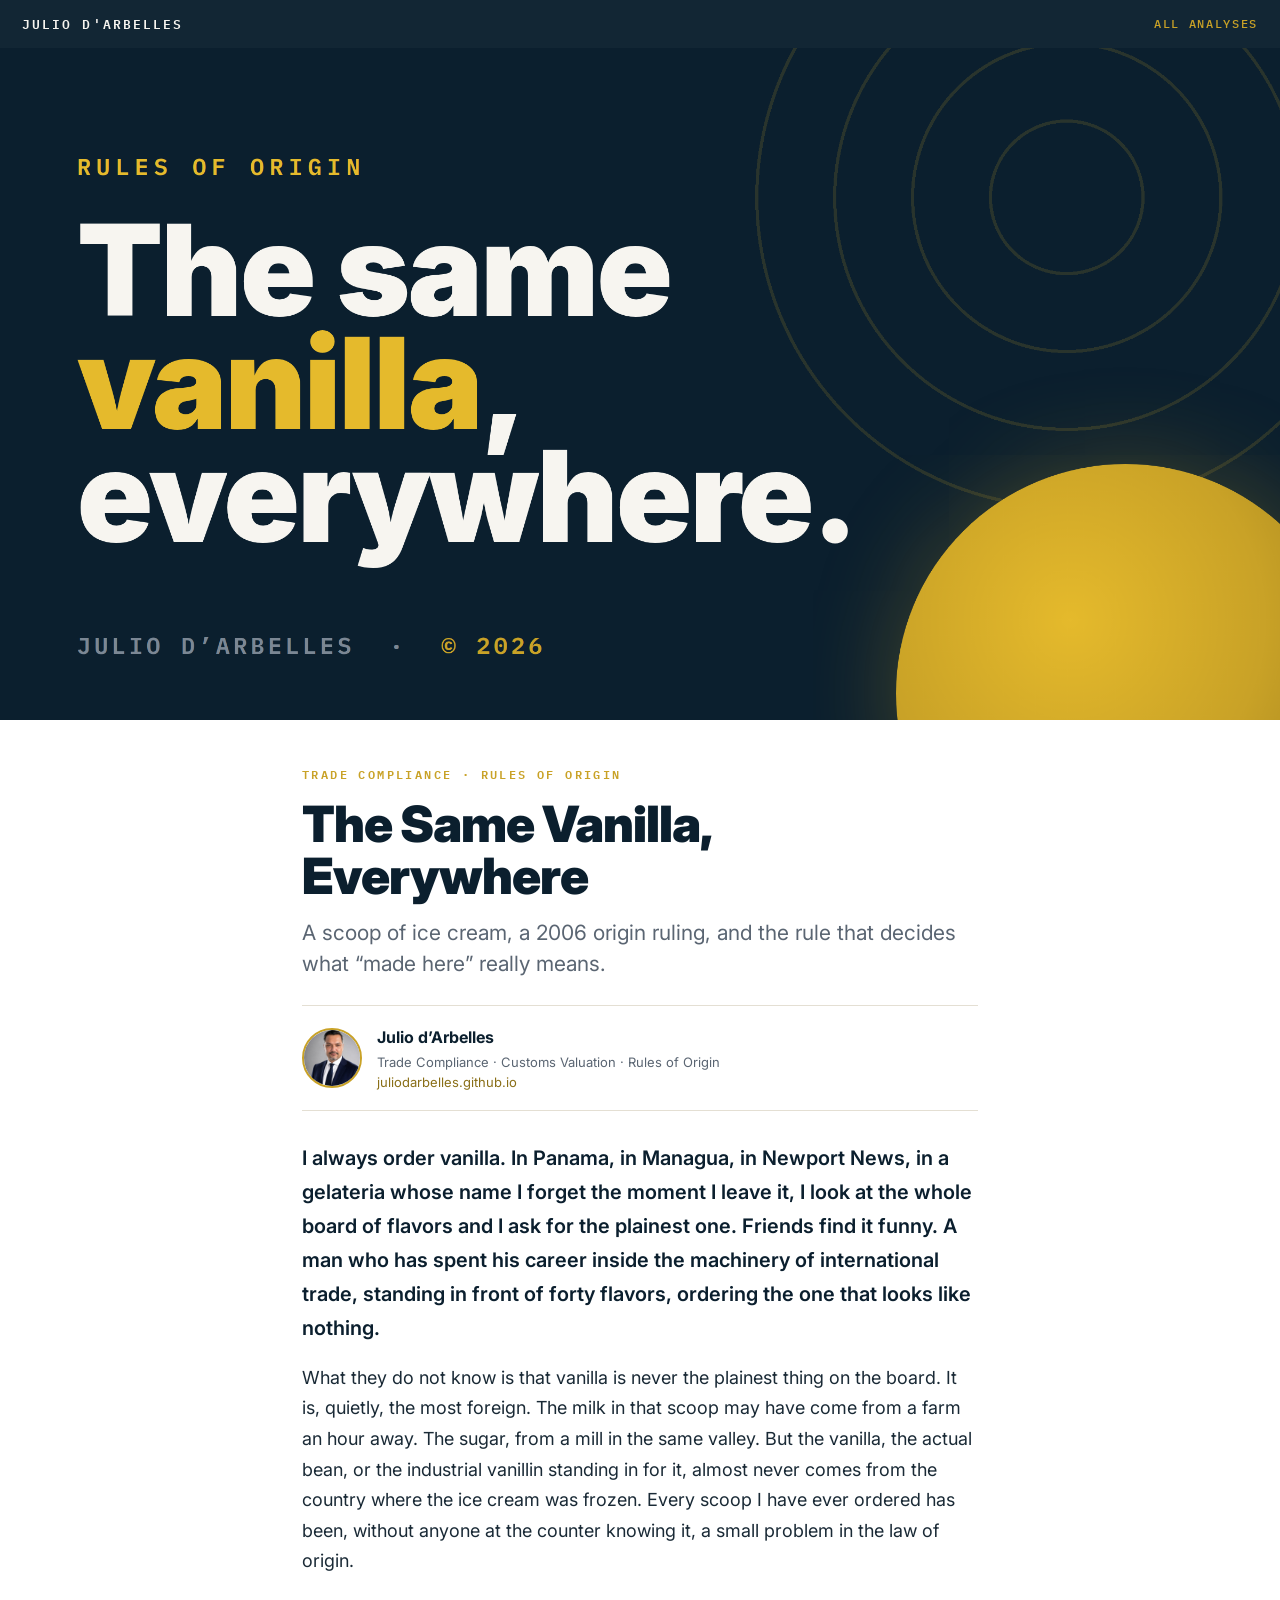
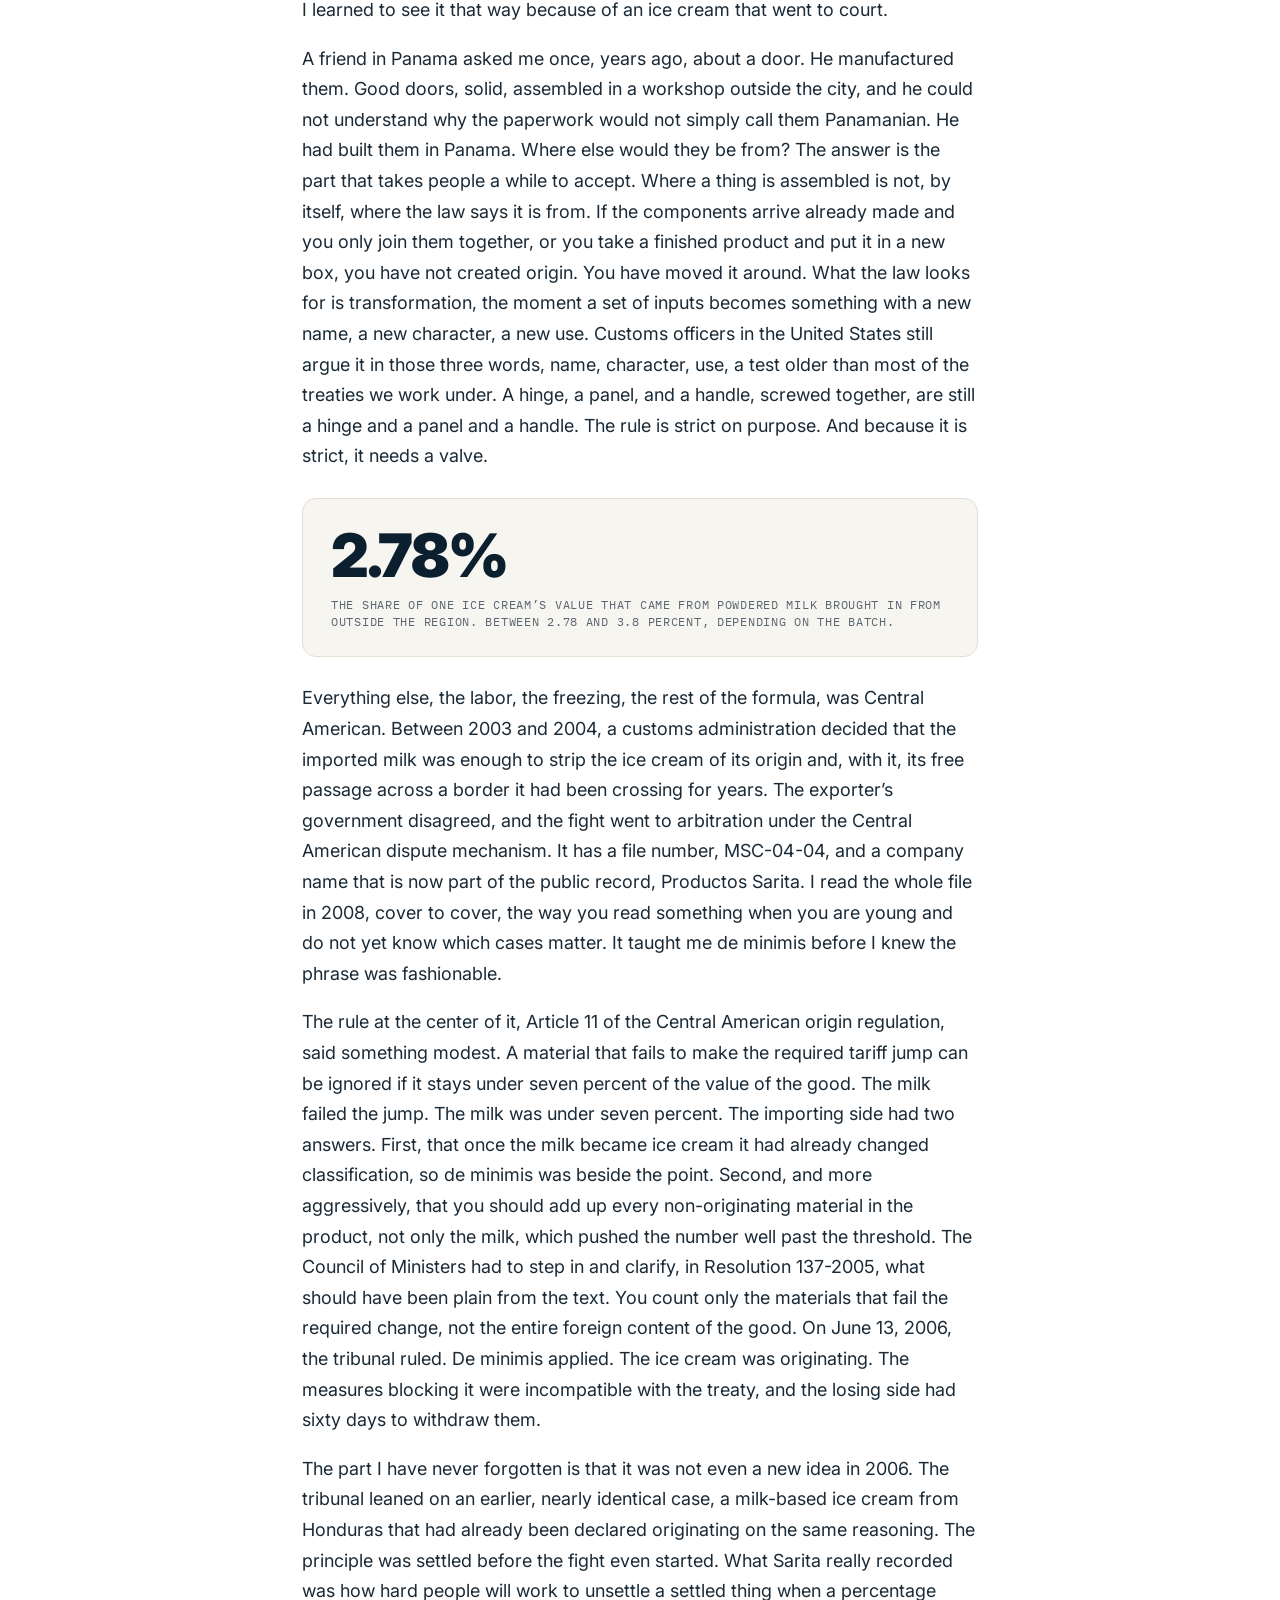
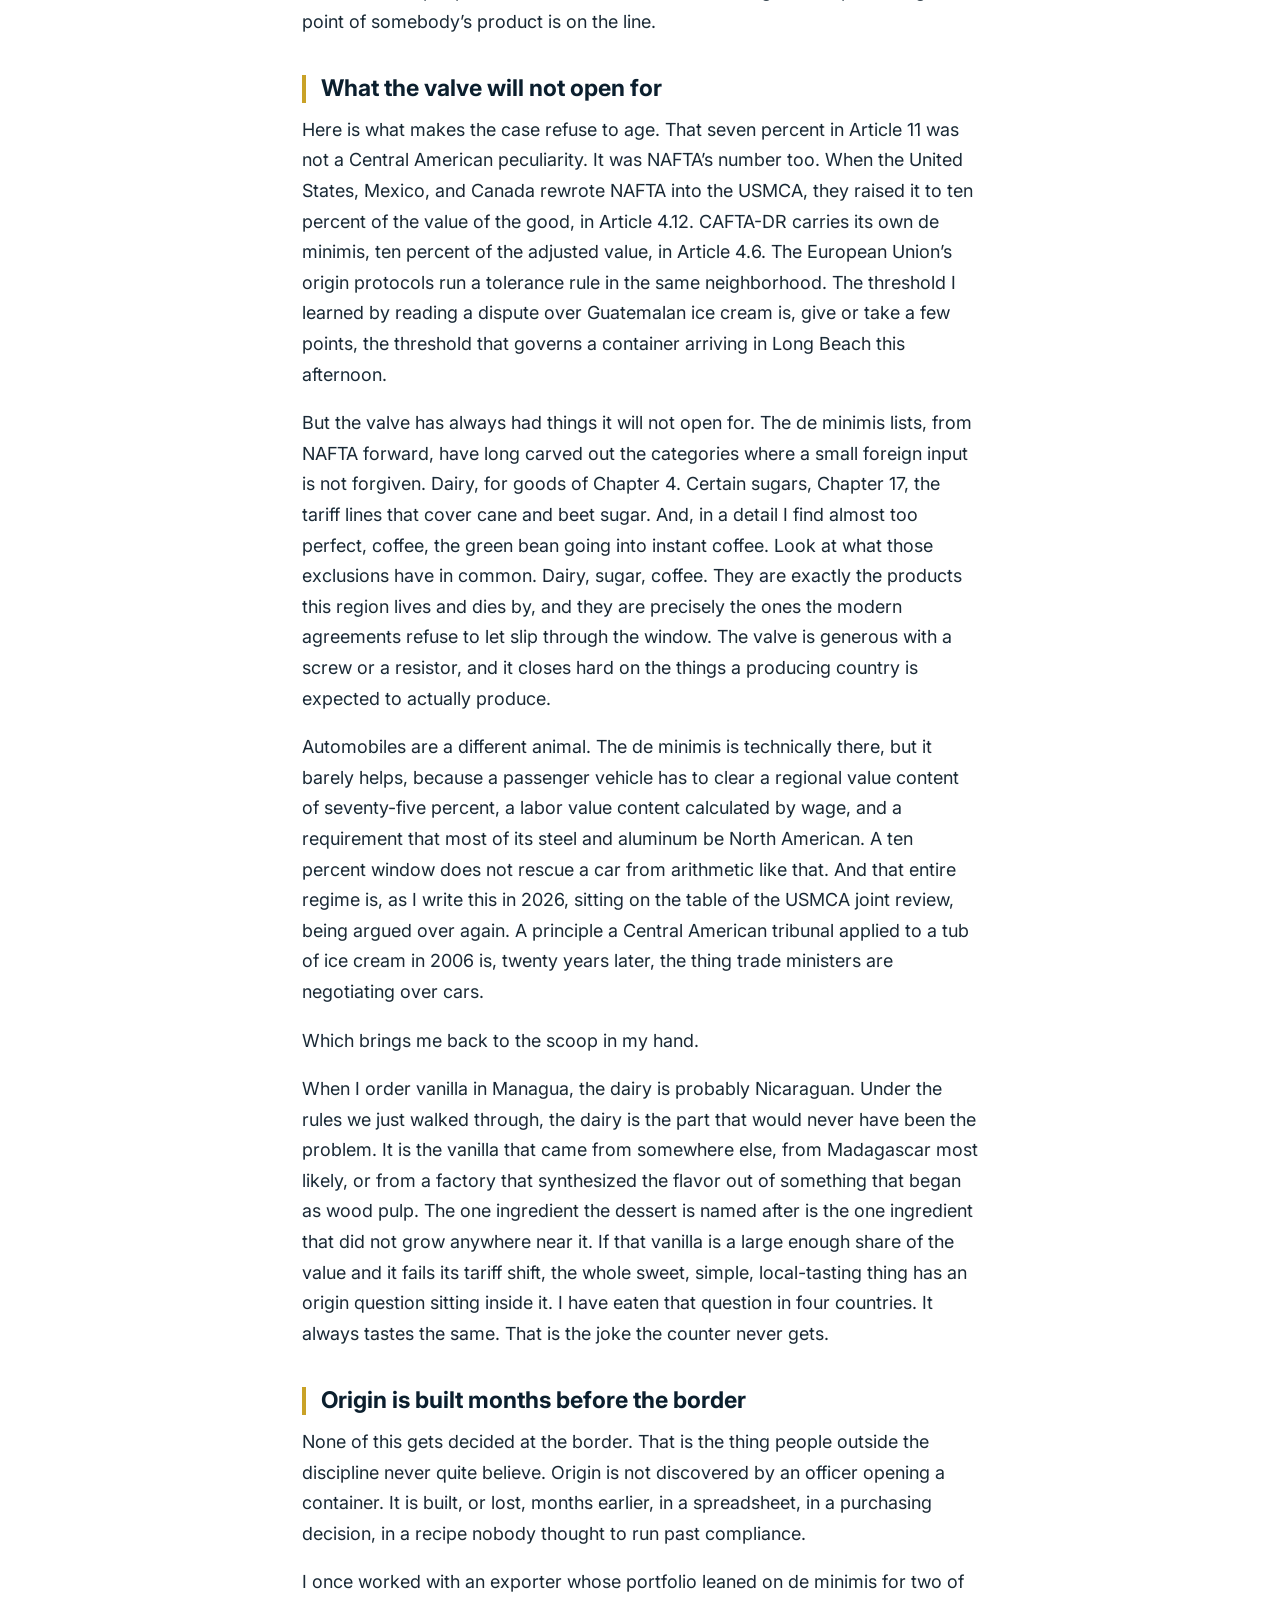
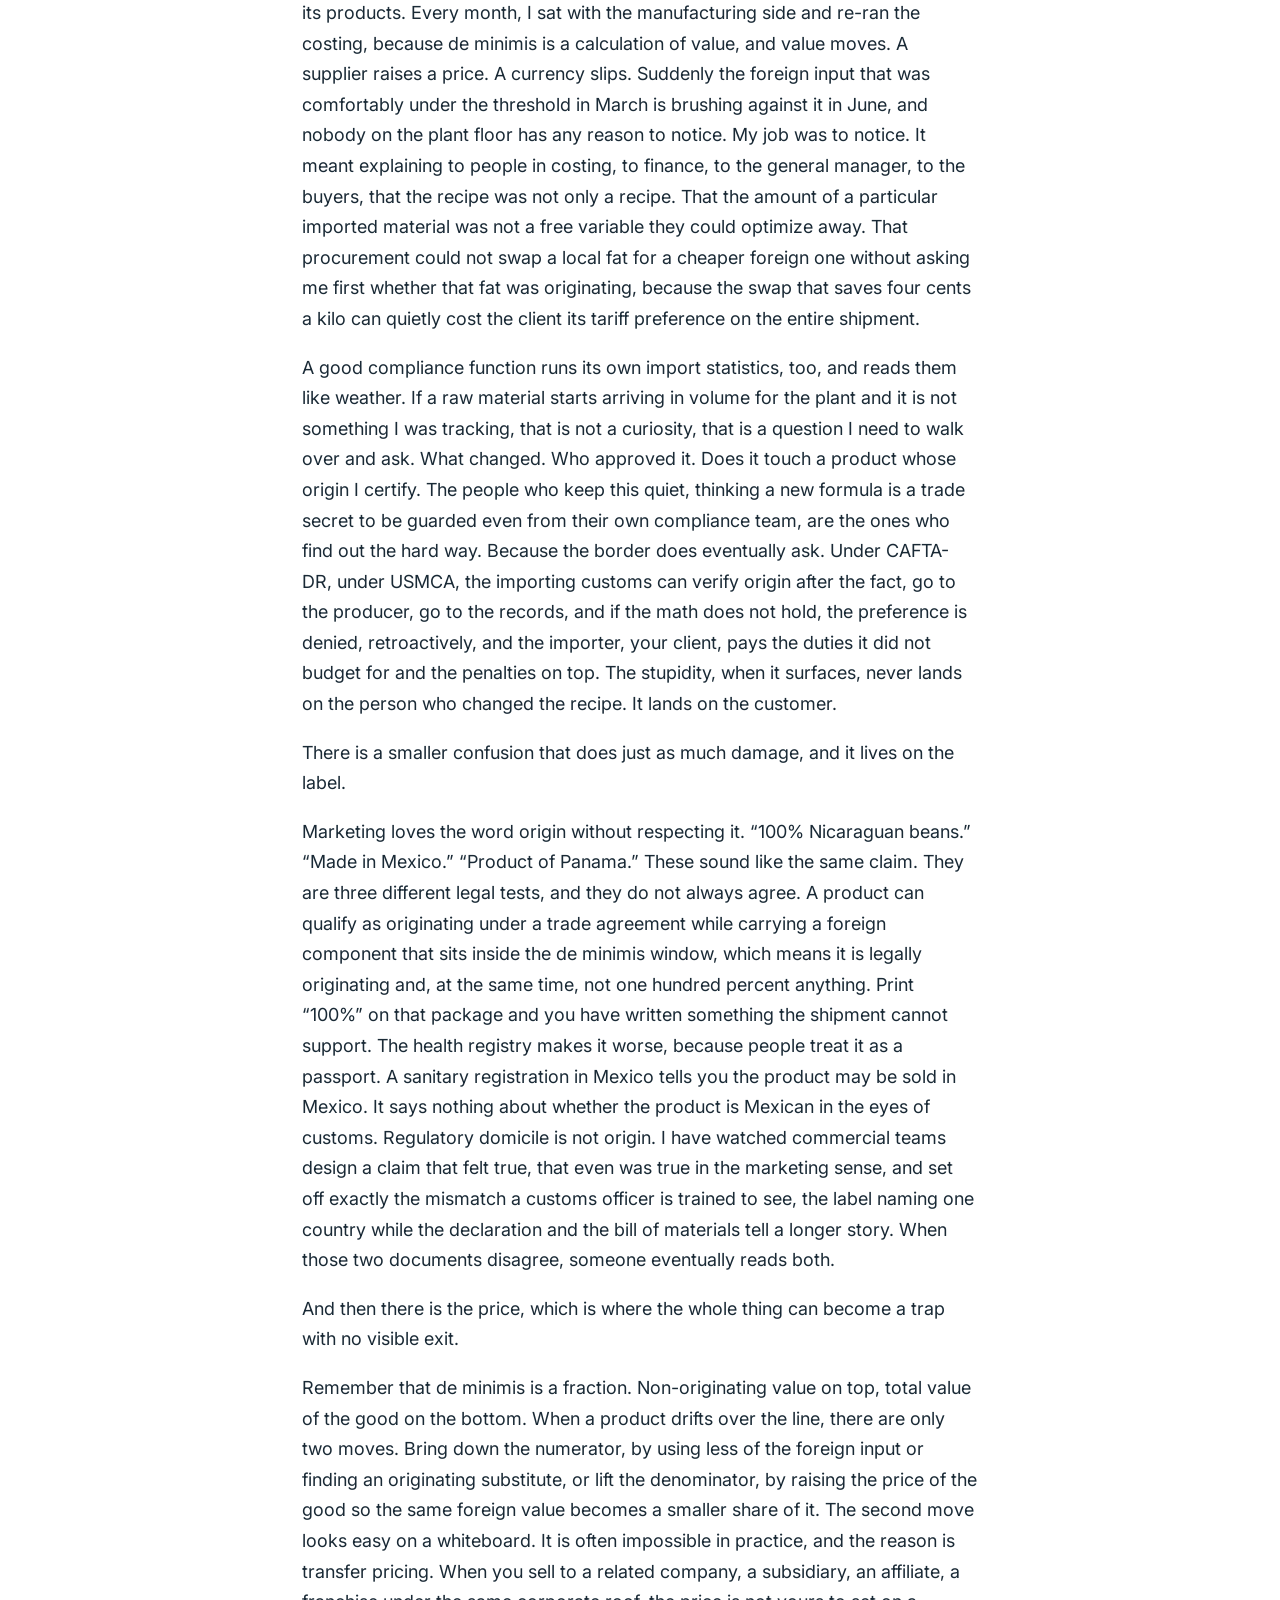
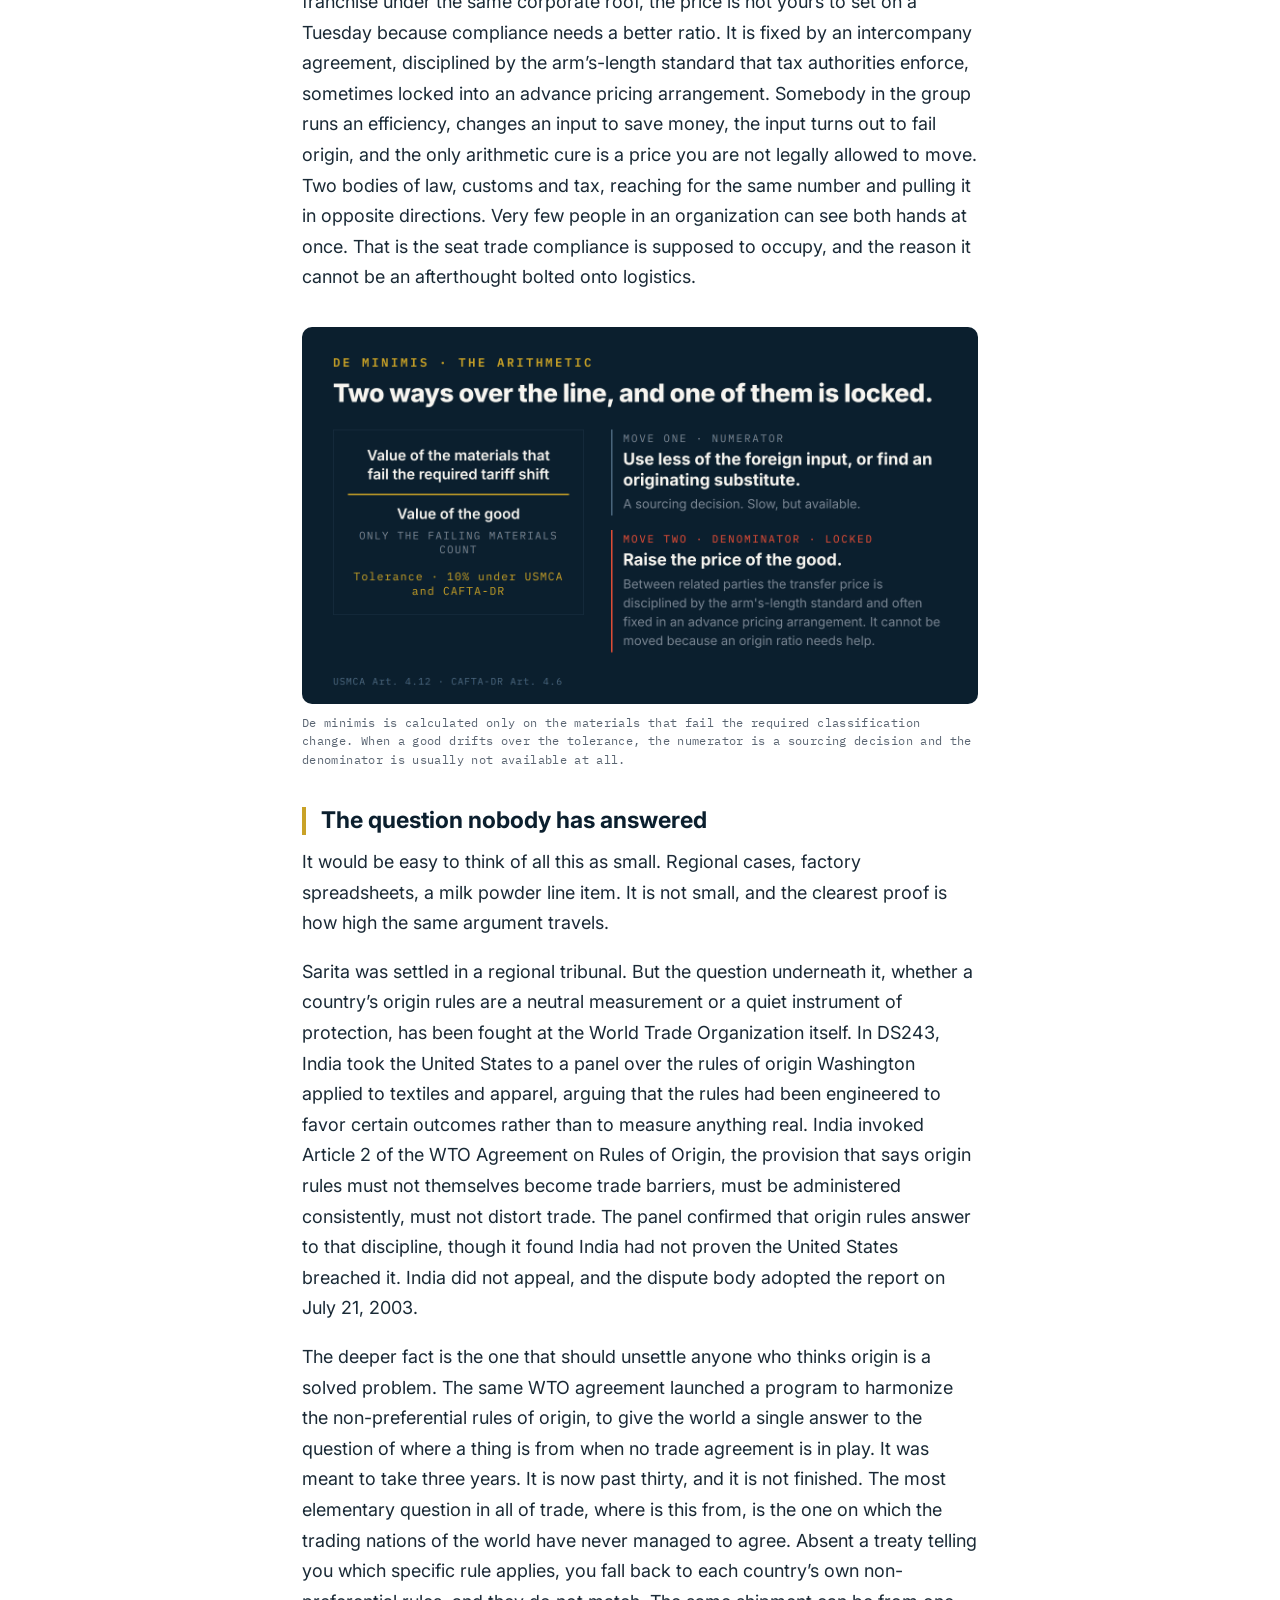
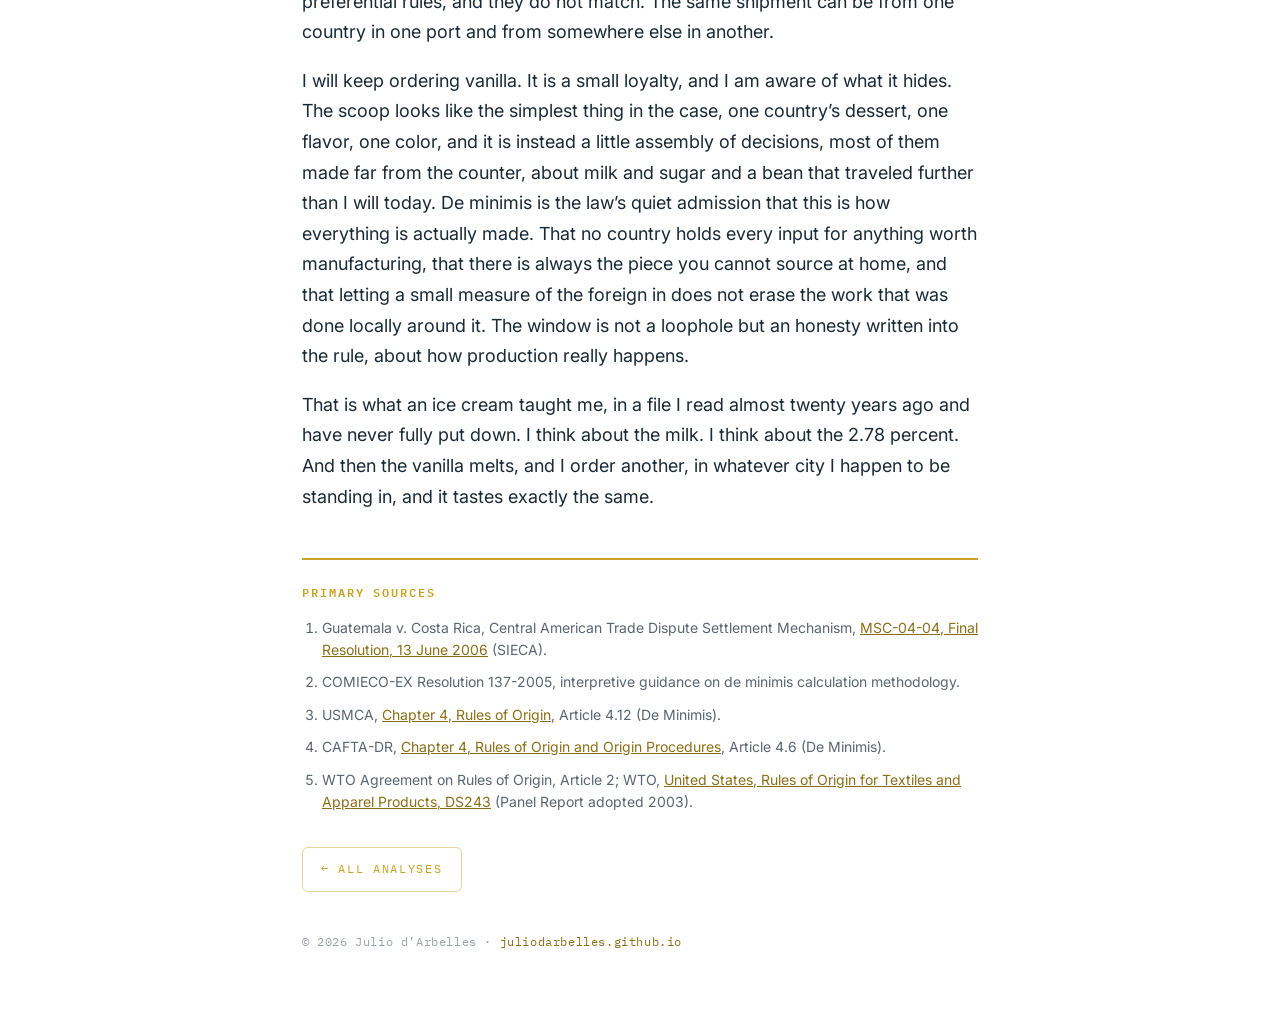
<file: de-minimis-a-live-control.html>
<!doctype html>
<html lang="en">
<head>
<meta charset="utf-8">
<meta name="viewport" content="width=device-width, initial-scale=1">
<title>The Same Vanilla, Everywhere — Julio d'Arbelles</title>
<meta name="description" content="A 2006 Central American origin ruling over ice cream, the de minimis tolerance it settled, and where origin exposure actually sits under CAFTA-DR and the USMCA.">
<link rel="canonical" href="https://juliodarbelles.github.io/de-minimis-a-live-control.html">
<meta property="og:title" content="The Same Vanilla, Everywhere">
<meta property="og:description" content="A 2006 Central American origin ruling over ice cream, the de minimis tolerance it settled, and where origin exposure actually sits under CAFTA-DR and the USMCA.">
<meta property="og:image" content="de-minimis-cover.png">
<meta property="og:type" content="article">
<link rel="preconnect" href="https://fonts.googleapis.com">
<link rel="preconnect" href="https://fonts.gstatic.com" crossorigin>
<link href="https://fonts.googleapis.com/css2?family=Inter:wght@400;600;700;900&family=IBM+Plex+Mono:wght@500;600&display=swap" rel="stylesheet">
<style>
:root{--navy:#0B1F2E;--gold:#C9A227;--goldd:#8a6f18;--slate:#5A6572;--hair:#E4DFD3;--ink:#1A2A36;--cream:#F7F5F0;}
*{margin:0;padding:0;box-sizing:border-box;}
body{font-family:'Inter',system-ui,sans-serif;color:var(--ink);background:#fff;line-height:1.7;-webkit-font-smoothing:antialiased;}
a{color:var(--goldd);}
.hero{width:100%;display:block;}
.hero img{width:100%;height:auto;display:block;}
.wrap{max-width:720px;margin:0 auto;padding:0 22px 80px;}
.eyebrow{font-family:'IBM Plex Mono',monospace;font-weight:600;letter-spacing:.2em;text-transform:uppercase;font-size:12px;color:var(--gold);margin-top:44px;}
h1{font-weight:900;font-size:clamp(32px,6vw,50px);line-height:1.04;letter-spacing:-.02em;color:var(--navy);margin:14px 0 0;}
.deck{font-size:clamp(17px,2.6vw,21px);line-height:1.45;color:var(--slate);margin-top:16px;}
.author{display:flex;align-items:center;gap:15px;margin:26px 0 6px;padding:18px 0;border-top:1px solid var(--hair);border-bottom:1px solid var(--hair);}
.author img{width:60px;height:60px;border-radius:50%;object-fit:cover;border:2px solid var(--gold);flex:0 0 60px;}
.author .name{font-weight:700;font-size:16px;color:var(--navy);}
.author .meta{font-size:13px;color:var(--slate);line-height:1.55;}
.author .meta a{text-decoration:none;}
article{font-size:18px;}
article p{margin:0 0 18px;}
article p.lead{font-size:20px;font-weight:600;color:var(--navy);margin-top:30px;}
h2{font-weight:700;font-size:23px;color:var(--navy);margin:38px 0 12px;padding-left:15px;border-left:4px solid var(--gold);line-height:1.2;}
.stat{margin:26px 0;padding:26px 28px;background:var(--cream);border:1px solid var(--hair);border-radius:14px;}
.stat b{display:block;font-weight:900;font-size:60px;line-height:1;color:var(--navy);letter-spacing:-.03em;}
.stat span{display:block;font-family:'IBM Plex Mono',monospace;font-size:12px;letter-spacing:.06em;color:var(--slate);margin-top:12px;text-transform:uppercase;line-height:1.4;}
.fig{margin:34px 0;}
.fig img{width:100%;height:auto;display:block;border-radius:10px;}
.fig figcaption{font-family:'IBM Plex Mono',monospace;font-size:12px;line-height:1.55;letter-spacing:.03em;color:var(--slate);margin-top:10px;}
.sources{margin-top:46px;padding-top:22px;border-top:2px solid var(--gold);}
.sources .st{font-family:'IBM Plex Mono',monospace;font-weight:600;letter-spacing:.16em;text-transform:uppercase;font-size:12px;color:var(--gold);margin-bottom:14px;}
.sources ol{padding-left:20px;}
.sources li{font-size:14px;line-height:1.6;color:var(--slate);margin-bottom:10px;}
.foot{margin-top:40px;font-family:'IBM Plex Mono',monospace;font-size:12px;letter-spacing:.05em;color:#9aa2ab;}
.foot a{color:var(--goldd);text-decoration:none;}
@media(max-width:560px){article{font-size:17px;} .stat b{font-size:46px;}}

.topbar{position:sticky;top:0;z-index:50;background:rgba(11,31,46,.97);backdrop-filter:saturate(1.2) blur(6px);display:flex;align-items:center;justify-content:space-between;padding:13px 22px;}
.topbar .brand{font-family:'IBM Plex Mono',monospace;font-weight:600;font-size:13px;letter-spacing:.16em;text-transform:uppercase;color:#F7F5F0;text-decoration:none;}
.topbar .navlink{font-family:'IBM Plex Mono',monospace;font-weight:500;font-size:12px;letter-spacing:.14em;text-transform:uppercase;color:#C9A227;text-decoration:none;}
.topbar .navlink:hover{color:#E5BA2C;}
.backfoot{margin-top:34px;}
.backfoot a{display:inline-block;font-family:'IBM Plex Mono',monospace;font-size:12px;letter-spacing:.14em;text-transform:uppercase;color:#C9A227;text-decoration:none;border:1px solid rgba(201,162,39,.45);padding:11px 18px;border-radius:6px;}
.backfoot a:hover{background:rgba(201,162,39,.10);}
@media(max-width:560px){.topbar .brand{font-size:11px;letter-spacing:.12em;} .topbar .navlink{font-size:11px;}}
</style>
</head>
<body>
<div class="topbar"><a class="brand" href="index.html">Julio d'Arbelles</a><a class="navlink" href="index.html">All analyses</a></div>
<div class="hero"><img src="de-minimis-cover.png" alt="The same vanilla, everywhere — De Minimis as a Live Control"></div>
<div class="wrap">
  <div class="eyebrow">Trade Compliance &middot; Rules of Origin</div>
  <h1>The Same Vanilla, Everywhere</h1>
  <div class="deck">A scoop of ice cream, a 2006 origin ruling, and the rule that decides what &ldquo;made here&rdquo; really means.</div>
  <div class="author">
    <img src="author.jpg" alt="Julio d'Arbelles">
    <div>
      <div class="name">Julio d&rsquo;Arbelles</div>
      <div class="meta">Trade Compliance &middot; Customs Valuation &middot; Rules of Origin<br>
      <a href="https://juliodarbelles.github.io/#practice">juliodarbelles.github.io</a></div>
    </div>
  </div>
  <article>
    <p class="lead">I always order vanilla. In Panama, in Managua, in Newport News, in a gelateria whose name I forget the moment I leave it, I look at the whole board of flavors and I ask for the plainest one. Friends find it funny. A man who has spent his career inside the machinery of international trade, standing in front of forty flavors, ordering the one that looks like nothing.</p>
<p>What they do not know is that vanilla is never the plainest thing on the board. It is, quietly, the most foreign. The milk in that scoop may have come from a farm an hour away. The sugar, from a mill in the same valley. But the vanilla, the actual bean, or the industrial vanillin standing in for it, almost never comes from the country where the ice cream was frozen. Every scoop I have ever ordered has been, without anyone at the counter knowing it, a small problem in the law of origin.</p>
<p>I learned to see it that way because of an ice cream that went to court.</p>
<p>A friend in Panama asked me once, years ago, about a door. He manufactured them. Good doors, solid, assembled in a workshop outside the city, and he could not understand why the paperwork would not simply call them Panamanian. He had built them in Panama. Where else would they be from? The answer is the part that takes people a while to accept. Where a thing is assembled is not, by itself, where the law says it is from. If the components arrive already made and you only join them together, or you take a finished product and put it in a new box, you have not created origin. You have moved it around. What the law looks for is transformation, the moment a set of inputs becomes something with a new name, a new character, a new use. Customs officers in the United States still argue it in those three words, name, character, use, a test older than most of the treaties we work under. A hinge, a panel, and a handle, screwed together, are still a hinge and a panel and a handle. The rule is strict on purpose. And because it is strict, it needs a valve.</p>
<div class="stat"><b>2.78%</b><span>The share of one ice cream&rsquo;s value that came from powdered milk brought in from outside the region. Between 2.78 and 3.8 percent, depending on the batch.</span></div>
<p>Everything else, the labor, the freezing, the rest of the formula, was Central American. Between 2003 and 2004, a customs administration decided that the imported milk was enough to strip the ice cream of its origin and, with it, its free passage across a border it had been crossing for years. The exporter&rsquo;s government disagreed, and the fight went to arbitration under the Central American dispute mechanism. It has a file number, MSC-04-04, and a company name that is now part of the public record, Productos Sarita. I read the whole file in 2008, cover to cover, the way you read something when you are young and do not yet know which cases matter. It taught me de minimis before I knew the phrase was fashionable.</p>
<p>The rule at the center of it, Article 11 of the Central American origin regulation, said something modest. A material that fails to make the required tariff jump can be ignored if it stays under seven percent of the value of the good. The milk failed the jump. The milk was under seven percent. The importing side had two answers. First, that once the milk became ice cream it had already changed classification, so de minimis was beside the point. Second, and more aggressively, that you should add up every non-originating material in the product, not only the milk, which pushed the number well past the threshold. The Council of Ministers had to step in and clarify, in Resolution 137-2005, what should have been plain from the text. You count only the materials that fail the required change, not the entire foreign content of the good. On June 13, 2006, the tribunal ruled. De minimis applied. The ice cream was originating. The measures blocking it were incompatible with the treaty, and the losing side had sixty days to withdraw them.</p>
<p>The part I have never forgotten is that it was not even a new idea in 2006. The tribunal leaned on an earlier, nearly identical case, a milk-based ice cream from Honduras that had already been declared originating on the same reasoning. The principle was settled before the fight even started. What Sarita really recorded was how hard people will work to unsettle a settled thing when a percentage point of somebody&rsquo;s product is on the line.</p>
<h2>What the valve will not open for</h2>
<p>Here is what makes the case refuse to age. That seven percent in Article 11 was not a Central American peculiarity. It was NAFTA&rsquo;s number too. When the United States, Mexico, and Canada rewrote NAFTA into the USMCA, they raised it to ten percent of the value of the good, in Article 4.12. CAFTA-DR carries its own de minimis, ten percent of the adjusted value, in Article 4.6. The European Union&rsquo;s origin protocols run a tolerance rule in the same neighborhood. The threshold I learned by reading a dispute over Guatemalan ice cream is, give or take a few points, the threshold that governs a container arriving in Long Beach this afternoon.</p>
<p>But the valve has always had things it will not open for. The de minimis lists, from NAFTA forward, have long carved out the categories where a small foreign input is not forgiven. Dairy, for goods of Chapter 4. Certain sugars, Chapter 17, the tariff lines that cover cane and beet sugar. And, in a detail I find almost too perfect, coffee, the green bean going into instant coffee. Look at what those exclusions have in common. Dairy, sugar, coffee. They are exactly the products this region lives and dies by, and they are precisely the ones the modern agreements refuse to let slip through the window. The valve is generous with a screw or a resistor, and it closes hard on the things a producing country is expected to actually produce.</p>
<p>Automobiles are a different animal. The de minimis is technically there, but it barely helps, because a passenger vehicle has to clear a regional value content of seventy-five percent, a labor value content calculated by wage, and a requirement that most of its steel and aluminum be North American. A ten percent window does not rescue a car from arithmetic like that. And that entire regime is, as I write this in 2026, sitting on the table of the USMCA joint review, being argued over again. A principle a Central American tribunal applied to a tub of ice cream in 2006 is, twenty years later, the thing trade ministers are negotiating over cars.</p>
<p>Which brings me back to the scoop in my hand.</p>
<p>When I order vanilla in Managua, the dairy is probably Nicaraguan. Under the rules we just walked through, the dairy is the part that would never have been the problem. It is the vanilla that came from somewhere else, from Madagascar most likely, or from a factory that synthesized the flavor out of something that began as wood pulp. The one ingredient the dessert is named after is the one ingredient that did not grow anywhere near it. If that vanilla is a large enough share of the value and it fails its tariff shift, the whole sweet, simple, local-tasting thing has an origin question sitting inside it. I have eaten that question in four countries. It always tastes the same. That is the joke the counter never gets.</p>
<h2>Origin is built months before the border</h2>
<p>None of this gets decided at the border. That is the thing people outside the discipline never quite believe. Origin is not discovered by an officer opening a container. It is built, or lost, months earlier, in a spreadsheet, in a purchasing decision, in a recipe nobody thought to run past compliance.</p>
<p>I once worked with an exporter whose portfolio leaned on de minimis for two of its products. Every month, I sat with the manufacturing side and re-ran the costing, because de minimis is a calculation of value, and value moves. A supplier raises a price. A currency slips. Suddenly the foreign input that was comfortably under the threshold in March is brushing against it in June, and nobody on the plant floor has any reason to notice. My job was to notice. It meant explaining to people in costing, to finance, to the general manager, to the buyers, that the recipe was not only a recipe. That the amount of a particular imported material was not a free variable they could optimize away. That procurement could not swap a local fat for a cheaper foreign one without asking me first whether that fat was originating, because the swap that saves four cents a kilo can quietly cost the client its tariff preference on the entire shipment.</p>
<p>A good compliance function runs its own import statistics, too, and reads them like weather. If a raw material starts arriving in volume for the plant and it is not something I was tracking, that is not a curiosity, that is a question I need to walk over and ask. What changed. Who approved it. Does it touch a product whose origin I certify. The people who keep this quiet, thinking a new formula is a trade secret to be guarded even from their own compliance team, are the ones who find out the hard way. Because the border does eventually ask. Under CAFTA-DR, under USMCA, the importing customs can verify origin after the fact, go to the producer, go to the records, and if the math does not hold, the preference is denied, retroactively, and the importer, your client, pays the duties it did not budget for and the penalties on top. The stupidity, when it surfaces, never lands on the person who changed the recipe. It lands on the customer.</p>
<p>There is a smaller confusion that does just as much damage, and it lives on the label.</p>
<p>Marketing loves the word origin without respecting it. &ldquo;100% Nicaraguan beans.&rdquo; &ldquo;Made in Mexico.&rdquo; &ldquo;Product of Panama.&rdquo; These sound like the same claim. They are three different legal tests, and they do not always agree. A product can qualify as originating under a trade agreement while carrying a foreign component that sits inside the de minimis window, which means it is legally originating and, at the same time, not one hundred percent anything. Print &ldquo;100%&rdquo; on that package and you have written something the shipment cannot support. The health registry makes it worse, because people treat it as a passport. A sanitary registration in Mexico tells you the product may be sold in Mexico. It says nothing about whether the product is Mexican in the eyes of customs. Regulatory domicile is not origin. I have watched commercial teams design a claim that felt true, that even was true in the marketing sense, and set off exactly the mismatch a customs officer is trained to see, the label naming one country while the declaration and the bill of materials tell a longer story. When those two documents disagree, someone eventually reads both.</p>
<p>And then there is the price, which is where the whole thing can become a trap with no visible exit.</p>
<p>Remember that de minimis is a fraction. Non-originating value on top, total value of the good on the bottom. When a product drifts over the line, there are only two moves. Bring down the numerator, by using less of the foreign input or finding an originating substitute, or lift the denominator, by raising the price of the good so the same foreign value becomes a smaller share of it. The second move looks easy on a whiteboard. It is often impossible in practice, and the reason is transfer pricing. When you sell to a related company, a subsidiary, an affiliate, a franchise under the same corporate roof, the price is not yours to set on a Tuesday because compliance needs a better ratio. It is fixed by an intercompany agreement, disciplined by the arm&rsquo;s-length standard that tax authorities enforce, sometimes locked into an advance pricing arrangement. Somebody in the group runs an efficiency, changes an input to save money, the input turns out to fail origin, and the only arithmetic cure is a price you are not legally allowed to move. Two bodies of law, customs and tax, reaching for the same number and pulling it in opposite directions. Very few people in an organization can see both hands at once. That is the seat trade compliance is supposed to occupy, and the reason it cannot be an afterthought bolted onto logistics.</p>
<figure class="fig"><img src="fig-de-minimis-fraction.png" alt="De minimis as a fraction: the two available moves, and why the denominator is locked between related parties."><figcaption>De minimis is calculated only on the materials that fail the required classification change. When a good drifts over the tolerance, the numerator is a sourcing decision and the denominator is usually not available at all.</figcaption></figure>
<h2>The question nobody has answered</h2>
<p>It would be easy to think of all this as small. Regional cases, factory spreadsheets, a milk powder line item. It is not small, and the clearest proof is how high the same argument travels.</p>
<p>Sarita was settled in a regional tribunal. But the question underneath it, whether a country&rsquo;s origin rules are a neutral measurement or a quiet instrument of protection, has been fought at the World Trade Organization itself. In DS243, India took the United States to a panel over the rules of origin Washington applied to textiles and apparel, arguing that the rules had been engineered to favor certain outcomes rather than to measure anything real. India invoked Article 2 of the WTO Agreement on Rules of Origin, the provision that says origin rules must not themselves become trade barriers, must be administered consistently, must not distort trade. The panel confirmed that origin rules answer to that discipline, though it found India had not proven the United States breached it. India did not appeal, and the dispute body adopted the report on July 21, 2003.</p>
<p>The deeper fact is the one that should unsettle anyone who thinks origin is a solved problem. The same WTO agreement launched a program to harmonize the non-preferential rules of origin, to give the world a single answer to the question of where a thing is from when no trade agreement is in play. It was meant to take three years. It is now past thirty, and it is not finished. The most elementary question in all of trade, where is this from, is the one on which the trading nations of the world have never managed to agree. Absent a treaty telling you which specific rule applies, you fall back to each country&rsquo;s own non-preferential rules, and they do not match. The same shipment can be from one country in one port and from somewhere else in another.</p>
<p>I will keep ordering vanilla. It is a small loyalty, and I am aware of what it hides. The scoop looks like the simplest thing in the case, one country&rsquo;s dessert, one flavor, one color, and it is instead a little assembly of decisions, most of them made far from the counter, about milk and sugar and a bean that traveled further than I will today. De minimis is the law&rsquo;s quiet admission that this is how everything is actually made. That no country holds every input for anything worth manufacturing, that there is always the piece you cannot source at home, and that letting a small measure of the foreign in does not erase the work that was done locally around it. The window is not a loophole but an honesty written into the rule, about how production really happens.</p>
<p>That is what an ice cream taught me, in a file I read almost twenty years ago and have never fully put down. I think about the milk. I think about the 2.78 percent. And then the vanilla melts, and I order another, in whatever city I happen to be standing in, and it tastes exactly the same.</p>

  </article>
  <div class="sources">
    <div class="st">Primary sources</div>
    <ol>
<li>Guatemala v. Costa Rica, Central American Trade Dispute Settlement Mechanism, <a href="https://web-sieca.s3.ca-central-1.amazonaws.com/MSC-04-04+Resolucion+Final.pdf">MSC-04-04, Final Resolution, 13 June 2006</a> (SIECA).</li>
<li>COMIECO-EX Resolution 137-2005, interpretive guidance on de minimis calculation methodology.</li>
<li>USMCA, <a href="https://ustr.gov/sites/default/files/files/agreements/FTA/USMCA/Text/04%20Rules%20of%20Origin.pdf">Chapter 4, Rules of Origin</a>, Article 4.12 (De Minimis).</li>
<li>CAFTA-DR, <a href="https://ustr.gov/sites/default/files/uploads/agreements/cafta/asset_upload_file240_3921.pdf">Chapter 4, Rules of Origin and Origin Procedures</a>, Article 4.6 (De Minimis).</li>
<li>WTO Agreement on Rules of Origin, Article 2; WTO, <a href="https://www.wto.org/english/tratop_e/dispu_e/cases_e/ds243_e.htm">United States, Rules of Origin for Textiles and Apparel Products, DS243</a> (Panel Report adopted 2003).</li>
</ol>
  </div>
  <div class="backfoot"><a href="index.html">← All analyses</a></div>
  <div class="foot">&copy; 2026 Julio d&rsquo;Arbelles &middot; <a href="https://juliodarbelles.github.io/">juliodarbelles.github.io</a></div>
</div>
</body>
</html>
</file>
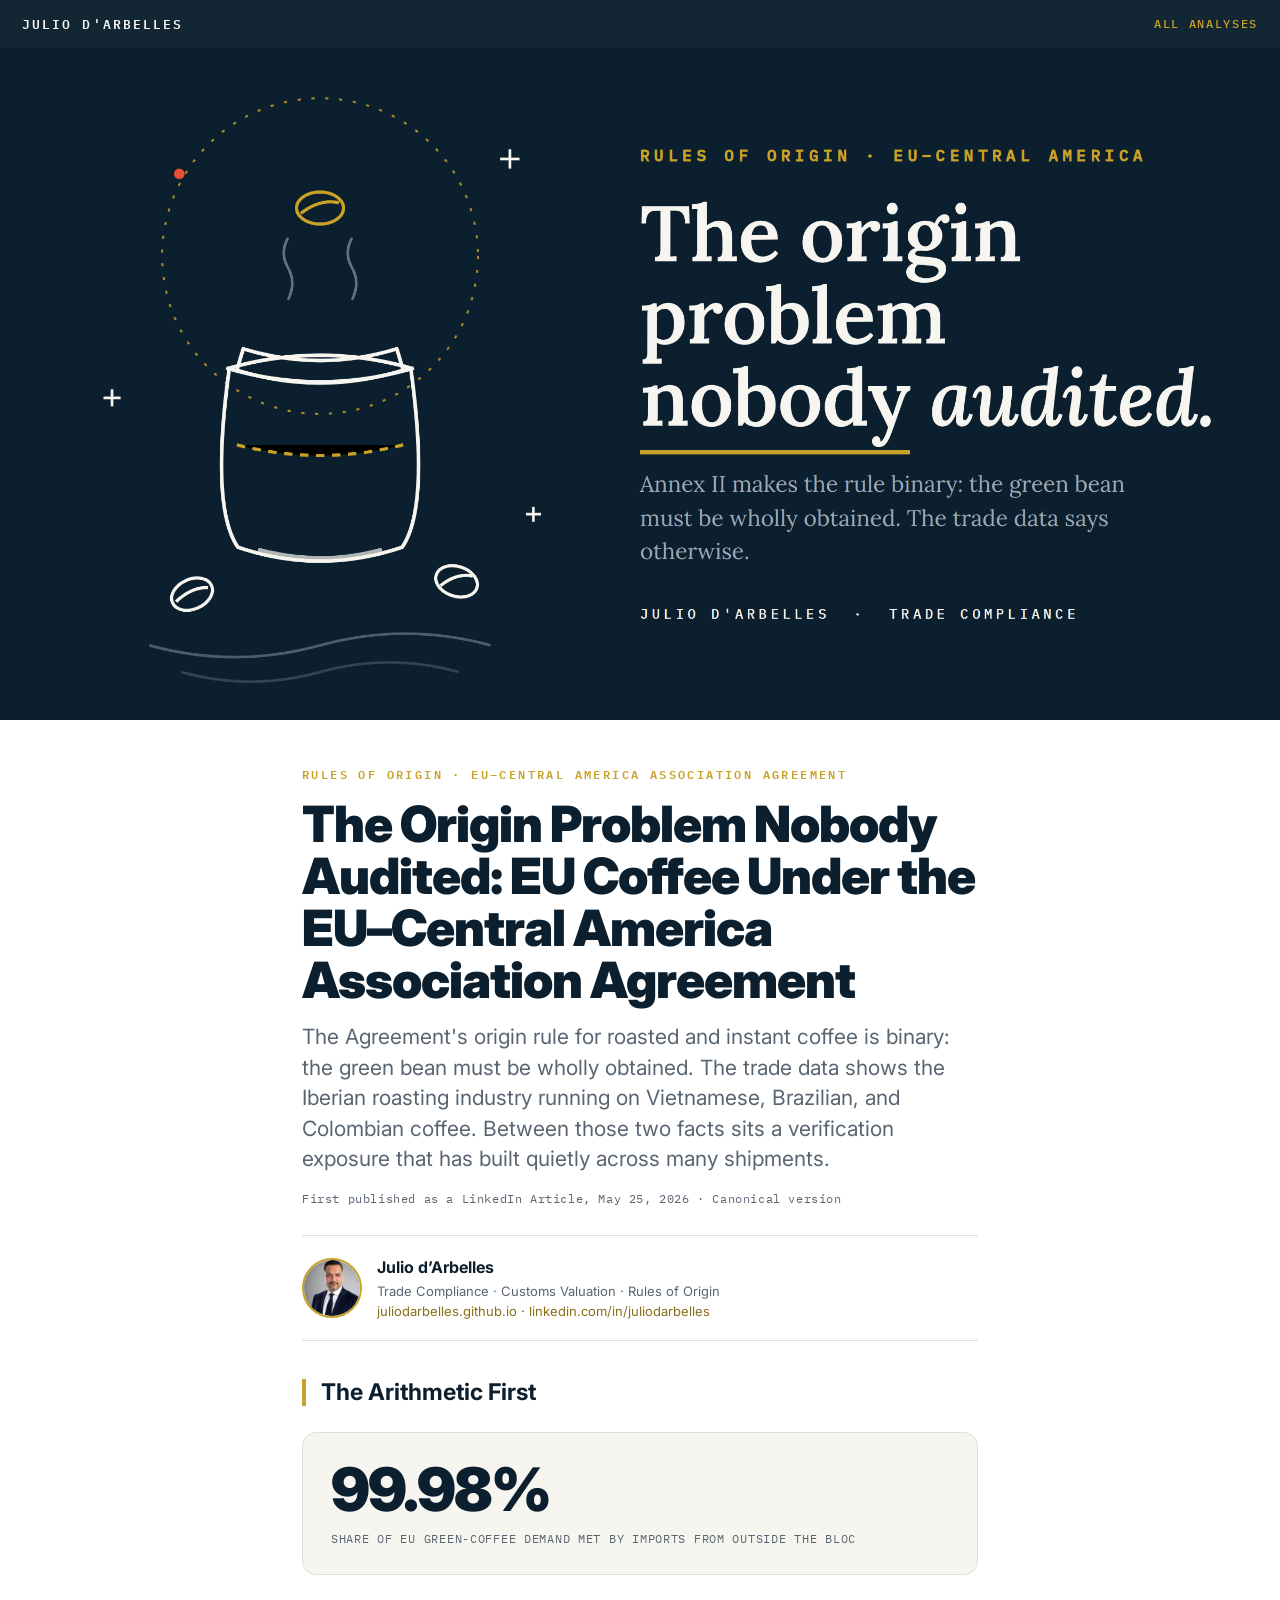
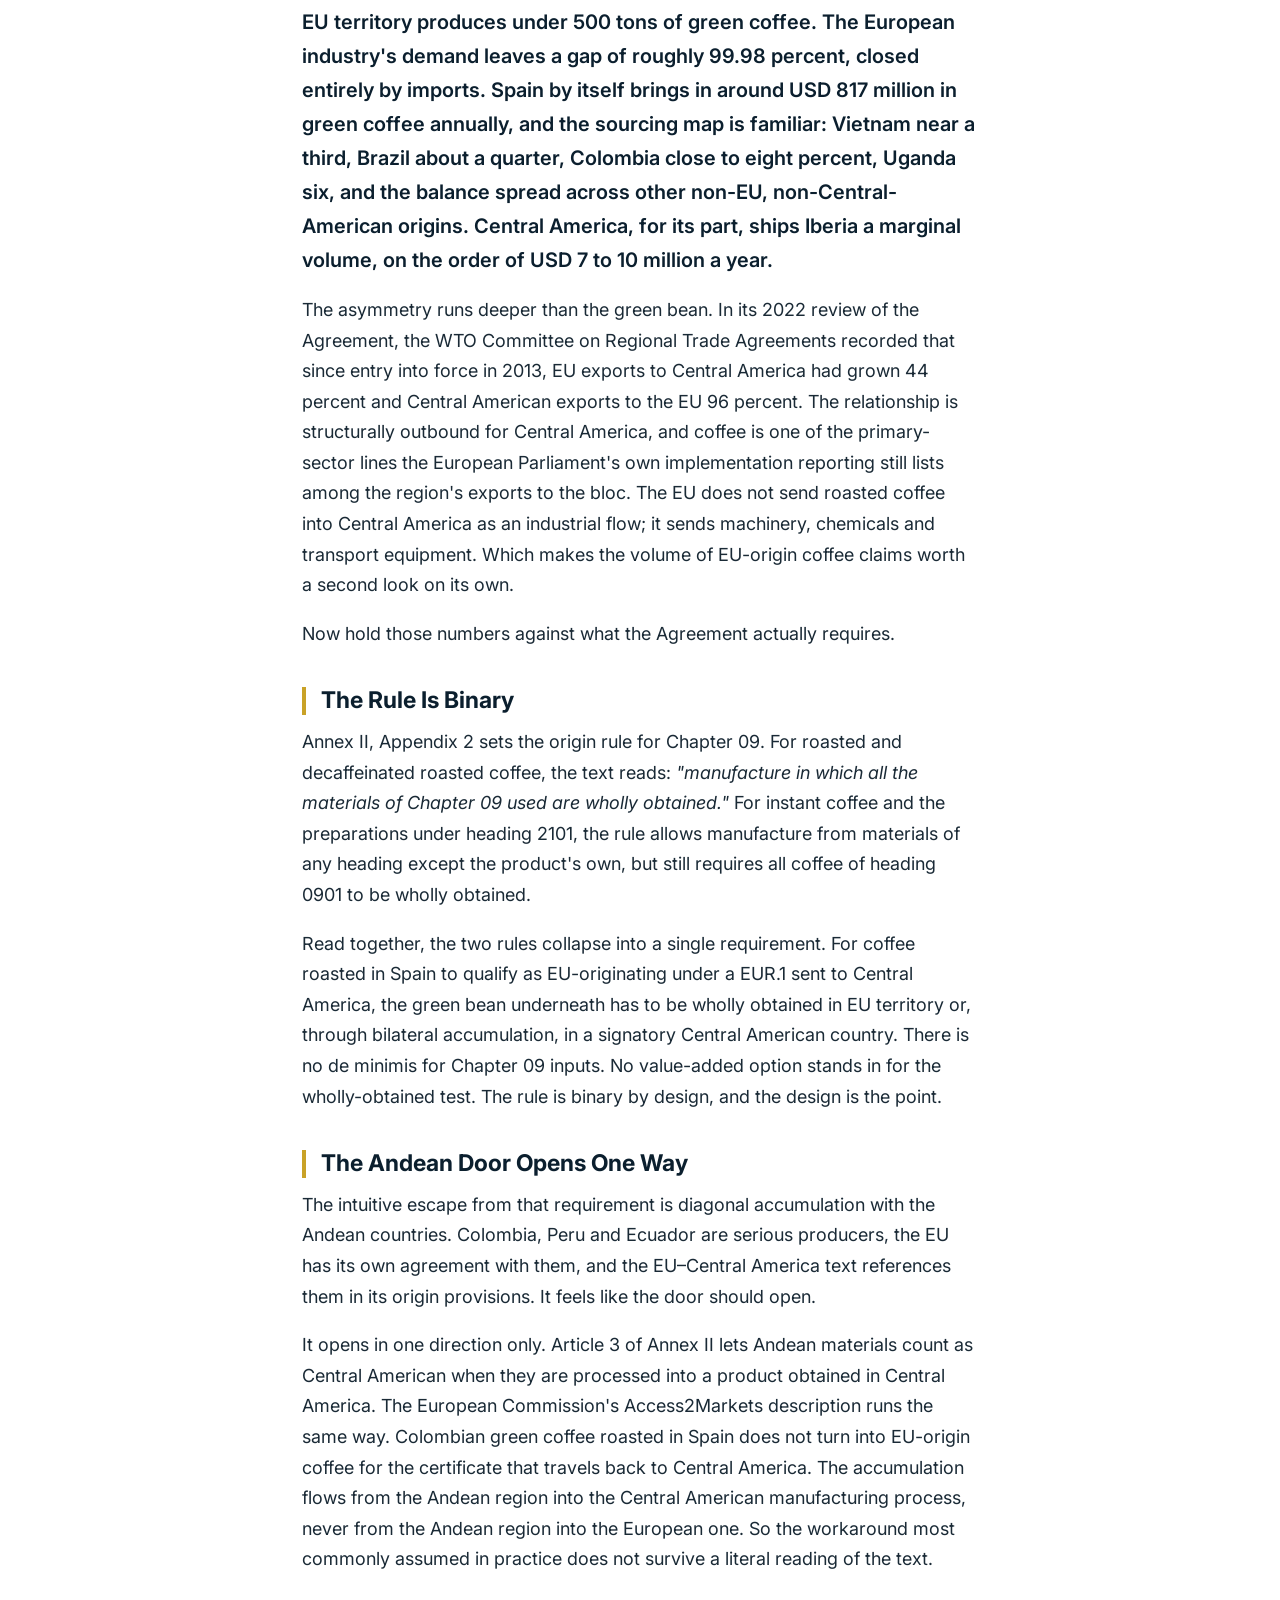
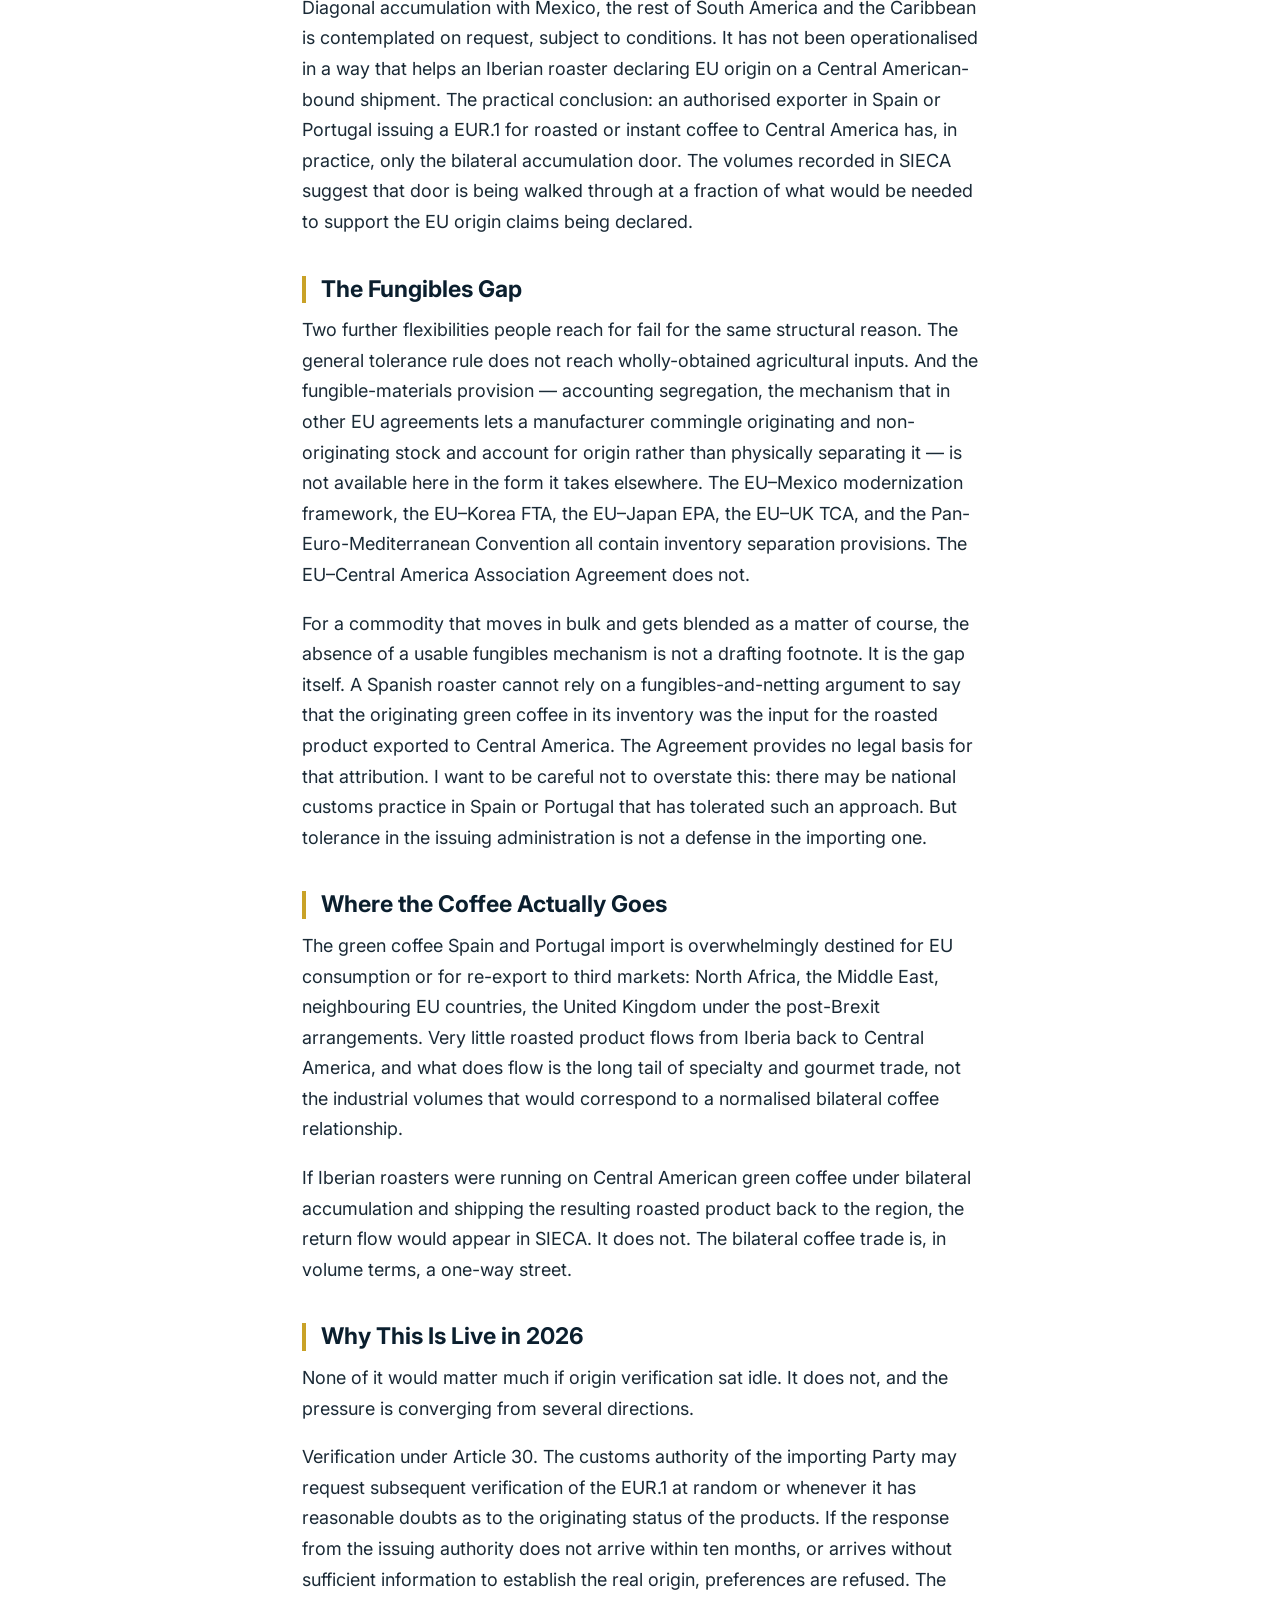
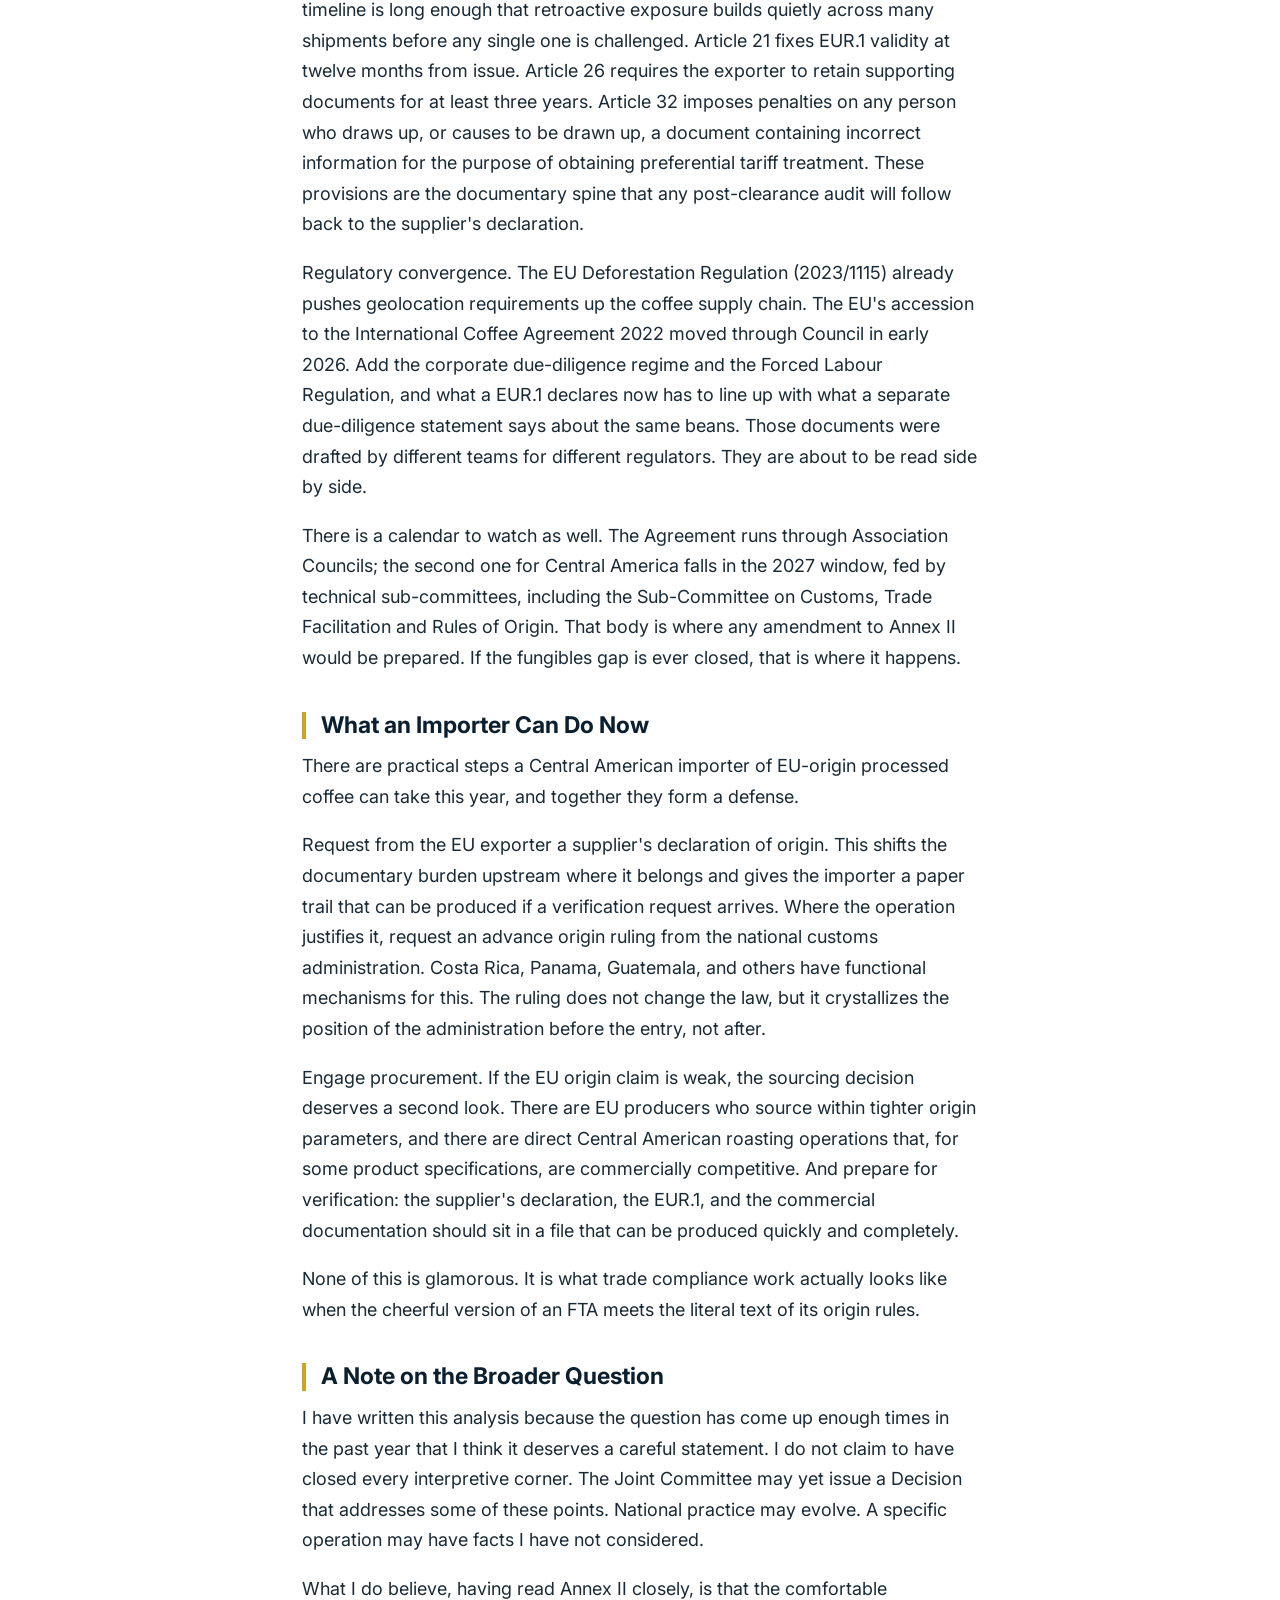
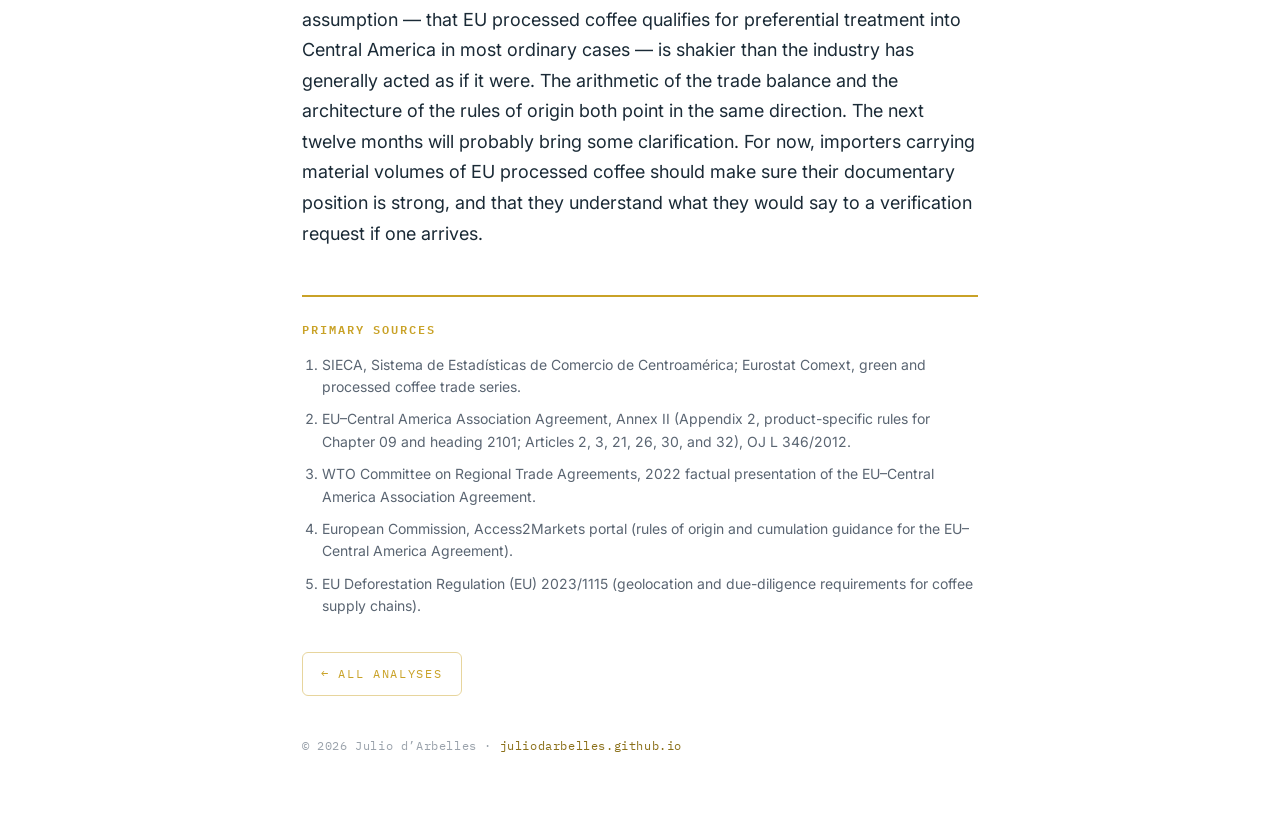
<file: eu-central-america-coffee-origin.html>
<!doctype html>
<html lang="en">
<head>
<meta charset="utf-8">
<meta name="viewport" content="width=device-width, initial-scale=1">
<title>The Origin Problem Nobody Audited: EU Coffee Under the EU–Central America Association Agreement — Julio d'Arbelles</title>
<meta name="description" content="Annex II of the EU–Central America Association Agreement makes the origin rule for roasted and instant coffee binary. The trade data shows Iberian roasters running on non-originating green coffee. An analysis of the accumulation provisions, the missing fungibles mechanism, and Article 30 verification exposure.">
<link rel="canonical" href="https://juliodarbelles.github.io/eu-central-america-coffee-origin.html">
<meta property="og:title" content="The Origin Problem Nobody Audited: EU Coffee Under the EU–Central America Association Agreement">
<meta property="og:description" content="Annex II of the EU–Central America Association Agreement makes the origin rule for roasted and instant coffee binary. The trade data shows Iberian roasters running on non-originating green coffee. An analysis of the accumulation provisions, the missing fungibles mechanism, and Article 30 verification exposure.">
<meta property="og:image" content="coffee-cover.png">
<meta property="og:type" content="article">
<link rel="preconnect" href="https://fonts.googleapis.com">
<link rel="preconnect" href="https://fonts.gstatic.com" crossorigin>
<link href="https://fonts.googleapis.com/css2?family=Inter:wght@400;600;700;900&family=IBM+Plex+Mono:wght@500;600&display=swap" rel="stylesheet">
<style>
:root{--navy:#0B1F2E;--gold:#C9A227;--goldd:#8a6f18;--slate:#5A6572;--hair:#E4DFD3;--ink:#1A2A36;--cream:#F7F5F0;}
*{margin:0;padding:0;box-sizing:border-box;}
body{font-family:'Inter',system-ui,sans-serif;color:var(--ink);background:#fff;line-height:1.7;-webkit-font-smoothing:antialiased;}
a{color:var(--goldd);}
.hero{width:100%;display:block;}
.hero img{width:100%;height:auto;display:block;}
.wrap{max-width:720px;margin:0 auto;padding:0 22px 80px;}
.eyebrow{font-family:'IBM Plex Mono',monospace;font-weight:600;letter-spacing:.2em;text-transform:uppercase;font-size:12px;color:var(--gold);margin-top:44px;}
h1{font-weight:900;font-size:clamp(32px,6vw,50px);line-height:1.04;letter-spacing:-.02em;color:var(--navy);margin:14px 0 0;}
.deck{font-size:clamp(17px,2.6vw,21px);line-height:1.45;color:var(--slate);margin-top:16px;}
.pub{font-family:'IBM Plex Mono',monospace;font-size:12px;letter-spacing:.05em;color:var(--slate);margin-top:14px;}
.pub a{text-decoration:none;}
.author{display:flex;align-items:center;gap:15px;margin:26px 0 6px;padding:18px 0;border-top:1px solid var(--hair);border-bottom:1px solid var(--hair);}
.author img{width:60px;height:60px;border-radius:50%;object-fit:cover;border:2px solid var(--gold);flex:0 0 60px;}
.author .name{font-weight:700;font-size:16px;color:var(--navy);}
.author .meta{font-size:13px;color:var(--slate);line-height:1.55;}
.author .meta a{text-decoration:none;}
article{font-size:18px;}
article p{margin:0 0 18px;}
article p.lead{font-size:20px;font-weight:600;color:var(--navy);margin-top:30px;}
h2{font-weight:700;font-size:23px;color:var(--navy);margin:38px 0 12px;padding-left:15px;border-left:4px solid var(--gold);line-height:1.2;}
.stat{margin:26px 0;padding:26px 28px;background:var(--cream);border:1px solid var(--hair);border-radius:14px;}
.stat b{display:block;font-weight:900;font-size:60px;line-height:1;color:var(--navy);letter-spacing:-.03em;}
.stat span{display:block;font-family:'IBM Plex Mono',monospace;font-size:12px;letter-spacing:.06em;color:var(--slate);margin-top:12px;text-transform:uppercase;line-height:1.4;}
.sources{margin-top:46px;padding-top:22px;border-top:2px solid var(--gold);}
.sources .st{font-family:'IBM Plex Mono',monospace;font-weight:600;letter-spacing:.16em;text-transform:uppercase;font-size:12px;color:var(--gold);margin-bottom:14px;}
.sources ol{padding-left:20px;}
.sources li{font-size:14px;line-height:1.6;color:var(--slate);margin-bottom:10px;}
.foot{margin-top:40px;font-family:'IBM Plex Mono',monospace;font-size:12px;letter-spacing:.05em;color:#9aa2ab;}
.foot a{color:var(--goldd);text-decoration:none;}
@media(max-width:560px){article{font-size:17px;} .stat b{font-size:46px;}}

.topbar{position:sticky;top:0;z-index:50;background:rgba(11,31,46,.97);backdrop-filter:saturate(1.2) blur(6px);display:flex;align-items:center;justify-content:space-between;padding:13px 22px;}
.topbar .brand{font-family:'IBM Plex Mono',monospace;font-weight:600;font-size:13px;letter-spacing:.16em;text-transform:uppercase;color:#F7F5F0;text-decoration:none;}
.topbar .navlink{font-family:'IBM Plex Mono',monospace;font-weight:500;font-size:12px;letter-spacing:.14em;text-transform:uppercase;color:#C9A227;text-decoration:none;}
.topbar .navlink:hover{color:#E5BA2C;}
.backfoot{margin-top:34px;}
.backfoot a{display:inline-block;font-family:'IBM Plex Mono',monospace;font-size:12px;letter-spacing:.14em;text-transform:uppercase;color:#C9A227;text-decoration:none;border:1px solid rgba(201,162,39,.45);padding:11px 18px;border-radius:6px;}
.backfoot a:hover{background:rgba(201,162,39,.10);}
@media(max-width:560px){.topbar .brand{font-size:11px;letter-spacing:.12em;} .topbar .navlink{font-size:11px;}}
</style>
</head>
<body>
<div class="topbar"><a class="brand" href="index.html">Julio d'Arbelles</a><a class="navlink" href="index.html">All analyses</a></div>
<div class="hero"><img src="coffee-cover.png" alt="The Origin Problem Nobody Audited — EU coffee under the EU–Central America Association Agreement" onerror="this.parentElement.style.display='none'"></div>
<div class="wrap">
  <div class="eyebrow">Rules of Origin &middot; EU&ndash;Central America Association Agreement</div>
  <h1>The Origin Problem Nobody Audited: EU Coffee Under the EU&ndash;Central America Association Agreement</h1>
  <div class="deck">The Agreement's origin rule for roasted and instant coffee is binary: the green bean must be wholly obtained. The trade data shows the Iberian roasting industry running on Vietnamese, Brazilian, and Colombian coffee. Between those two facts sits a verification exposure that has built quietly across many shipments.</div>
  <div class="pub">First published as a LinkedIn Article, May 25, 2026 &middot; Canonical version</div>
  <div class="author">
    <img src="author.jpg" alt="Julio d'Arbelles">
    <div>
      <div class="name">Julio d&rsquo;Arbelles</div>
      <div class="meta">Trade Compliance &middot; Customs Valuation &middot; Rules of Origin<br>
      <a href="https://juliodarbelles.github.io/#practice">juliodarbelles.github.io</a> &middot; <a href="https://www.linkedin.com/in/juliodarbelles">linkedin.com/in/juliodarbelles</a></div>
    </div>
  </div>
  <article>
<h2>The Arithmetic First</h2>
<div class="stat"><b>99.98%</b><span>Share of EU green-coffee demand met by imports from outside the bloc</span></div>
<p class="lead">EU territory produces under 500 tons of green coffee. The European industry's demand leaves a gap of roughly 99.98 percent, closed entirely by imports. Spain by itself brings in around USD 817 million in green coffee annually, and the sourcing map is familiar: Vietnam near a third, Brazil about a quarter, Colombia close to eight percent, Uganda six, and the balance spread across other non-EU, non-Central-American origins. Central America, for its part, ships Iberia a marginal volume, on the order of USD 7 to 10 million a year.</p>
<p>The asymmetry runs deeper than the green bean. In its 2022 review of the Agreement, the WTO Committee on Regional Trade Agreements recorded that since entry into force in 2013, EU exports to Central America had grown 44 percent and Central American exports to the EU 96 percent. The relationship is structurally outbound for Central America, and coffee is one of the primary-sector lines the European Parliament's own implementation reporting still lists among the region's exports to the bloc. The EU does not send roasted coffee into Central America as an industrial flow; it sends machinery, chemicals and transport equipment. Which makes the volume of EU-origin coffee claims worth a second look on its own.</p>
<p>Now hold those numbers against what the Agreement actually requires.</p>
<h2>The Rule Is Binary</h2>
<p>Annex II, Appendix 2 sets the origin rule for Chapter 09. For roasted and decaffeinated roasted coffee, the text reads: <em class="reg">"manufacture in which all the materials of Chapter 09 used are wholly obtained."</em> For instant coffee and the preparations under heading 2101, the rule allows manufacture from materials of any heading except the product's own, but still requires all coffee of heading 0901 to be wholly obtained.</p>
<p>Read together, the two rules collapse into a single requirement. For coffee roasted in Spain to qualify as EU-originating under a EUR.1 sent to Central America, the green bean underneath has to be wholly obtained in EU territory or, through bilateral accumulation, in a signatory Central American country. There is no de minimis for Chapter 09 inputs. No value-added option stands in for the wholly-obtained test. The rule is binary by design, and the design is the point.</p>
<h2>The Andean Door Opens One Way</h2>
<p>The intuitive escape from that requirement is diagonal accumulation with the Andean countries. Colombia, Peru and Ecuador are serious producers, the EU has its own agreement with them, and the EU–Central America text references them in its origin provisions. It feels like the door should open.</p>
<p>It opens in one direction only. Article 3 of Annex II lets Andean materials count as Central American when they are processed into a product obtained in Central America. The European Commission's Access2Markets description runs the same way. Colombian green coffee roasted in Spain does not turn into EU-origin coffee for the certificate that travels back to Central America. The accumulation flows from the Andean region into the Central American manufacturing process, never from the Andean region into the European one. So the workaround most commonly assumed in practice does not survive a literal reading of the text.</p>
<p>Diagonal accumulation with Mexico, the rest of South America and the Caribbean is contemplated on request, subject to conditions. It has not been operationalised in a way that helps an Iberian roaster declaring EU origin on a Central American-bound shipment. The practical conclusion: an authorised exporter in Spain or Portugal issuing a EUR.1 for roasted or instant coffee to Central America has, in practice, only the bilateral accumulation door. The volumes recorded in SIECA suggest that door is being walked through at a fraction of what would be needed to support the EU origin claims being declared.</p>
<h2>The Fungibles Gap</h2>
<p>Two further flexibilities people reach for fail for the same structural reason. The general tolerance rule does not reach wholly-obtained agricultural inputs. And the fungible-materials provision — accounting segregation, the mechanism that in other EU agreements lets a manufacturer commingle originating and non-originating stock and account for origin rather than physically separating it — is not available here in the form it takes elsewhere. The EU–Mexico modernization framework, the EU–Korea FTA, the EU–Japan EPA, the EU–UK TCA, and the Pan-Euro-Mediterranean Convention all contain inventory separation provisions. The EU–Central America Association Agreement does not.</p>
<p>For a commodity that moves in bulk and gets blended as a matter of course, the absence of a usable fungibles mechanism is not a drafting footnote. It is the gap itself. A Spanish roaster cannot rely on a fungibles-and-netting argument to say that the originating green coffee in its inventory was the input for the roasted product exported to Central America. The Agreement provides no legal basis for that attribution. I want to be careful not to overstate this: there may be national customs practice in Spain or Portugal that has tolerated such an approach. But tolerance in the issuing administration is not a defense in the importing one.</p>
<h2>Where the Coffee Actually Goes</h2>
<p>The green coffee Spain and Portugal import is overwhelmingly destined for EU consumption or for re-export to third markets: North Africa, the Middle East, neighbouring EU countries, the United Kingdom under the post-Brexit arrangements. Very little roasted product flows from Iberia back to Central America, and what does flow is the long tail of specialty and gourmet trade, not the industrial volumes that would correspond to a normalised bilateral coffee relationship.</p>
<p>If Iberian roasters were running on Central American green coffee under bilateral accumulation and shipping the resulting roasted product back to the region, the return flow would appear in SIECA. It does not. The bilateral coffee trade is, in volume terms, a one-way street.</p>
<h2>Why This Is Live in 2026</h2>
<p>None of it would matter much if origin verification sat idle. It does not, and the pressure is converging from several directions.</p>
<p>Verification under Article 30. The customs authority of the importing Party may request subsequent verification of the EUR.1 at random or whenever it has reasonable doubts as to the originating status of the products. If the response from the issuing authority does not arrive within ten months, or arrives without sufficient information to establish the real origin, preferences are refused. The timeline is long enough that retroactive exposure builds quietly across many shipments before any single one is challenged. Article 21 fixes EUR.1 validity at twelve months from issue. Article 26 requires the exporter to retain supporting documents for at least three years. Article 32 imposes penalties on any person who draws up, or causes to be drawn up, a document containing incorrect information for the purpose of obtaining preferential tariff treatment. These provisions are the documentary spine that any post-clearance audit will follow back to the supplier's declaration.</p>
<p>Regulatory convergence. The EU Deforestation Regulation (2023/1115) already pushes geolocation requirements up the coffee supply chain. The EU's accession to the International Coffee Agreement 2022 moved through Council in early 2026. Add the corporate due-diligence regime and the Forced Labour Regulation, and what a EUR.1 declares now has to line up with what a separate due-diligence statement says about the same beans. Those documents were drafted by different teams for different regulators. They are about to be read side by side.</p>
<p>There is a calendar to watch as well. The Agreement runs through Association Councils; the second one for Central America falls in the 2027 window, fed by technical sub-committees, including the Sub-Committee on Customs, Trade Facilitation and Rules of Origin. That body is where any amendment to Annex II would be prepared. If the fungibles gap is ever closed, that is where it happens.</p>
<h2>What an Importer Can Do Now</h2>
<p>There are practical steps a Central American importer of EU-origin processed coffee can take this year, and together they form a defense.</p>
<p>Request from the EU exporter a supplier's declaration of origin. This shifts the documentary burden upstream where it belongs and gives the importer a paper trail that can be produced if a verification request arrives. Where the operation justifies it, request an advance origin ruling from the national customs administration. Costa Rica, Panama, Guatemala, and others have functional mechanisms for this. The ruling does not change the law, but it crystallizes the position of the administration before the entry, not after.</p>
<p>Engage procurement. If the EU origin claim is weak, the sourcing decision deserves a second look. There are EU producers who source within tighter origin parameters, and there are direct Central American roasting operations that, for some product specifications, are commercially competitive. And prepare for verification: the supplier's declaration, the EUR.1, and the commercial documentation should sit in a file that can be produced quickly and completely.</p>
<p>None of this is glamorous. It is what trade compliance work actually looks like when the cheerful version of an FTA meets the literal text of its origin rules.</p>
<h2>A Note on the Broader Question</h2>
<p>I have written this analysis because the question has come up enough times in the past year that I think it deserves a careful statement. I do not claim to have closed every interpretive corner. The Joint Committee may yet issue a Decision that addresses some of these points. National practice may evolve. A specific operation may have facts I have not considered.</p>
<p>What I do believe, having read Annex II closely, is that the comfortable assumption — that EU processed coffee qualifies for preferential treatment into Central America in most ordinary cases — is shakier than the industry has generally acted as if it were. The arithmetic of the trade balance and the architecture of the rules of origin both point in the same direction. The next twelve months will probably bring some clarification. For now, importers carrying material volumes of EU processed coffee should make sure their documentary position is strong, and that they understand what they would say to a verification request if one arrives.</p>
  </article>
  <div class="sources">
    <div class="st">Primary sources</div>
    <ol>
<li>SIECA, Sistema de Estad&iacute;sticas de Comercio de Centroam&eacute;rica; Eurostat Comext, green and processed coffee trade series.</li>
<li>EU&ndash;Central America Association Agreement, Annex II (Appendix 2, product-specific rules for Chapter 09 and heading 2101; Articles 2, 3, 21, 26, 30, and 32), OJ L 346/2012.</li>
<li>WTO Committee on Regional Trade Agreements, 2022 factual presentation of the EU&ndash;Central America Association Agreement.</li>
<li>European Commission, Access2Markets portal (rules of origin and cumulation guidance for the EU&ndash;Central America Agreement).</li>
<li>EU Deforestation Regulation (EU) 2023/1115 (geolocation and due-diligence requirements for coffee supply chains).</li>
    </ol>
  </div>
  <div class="backfoot"><a href="index.html">← All analyses</a></div>
  <div class="foot">&copy; 2026 Julio d&rsquo;Arbelles &middot; <a href="https://juliodarbelles.github.io/">juliodarbelles.github.io</a></div>
</div>
</body>
</html>
</file>
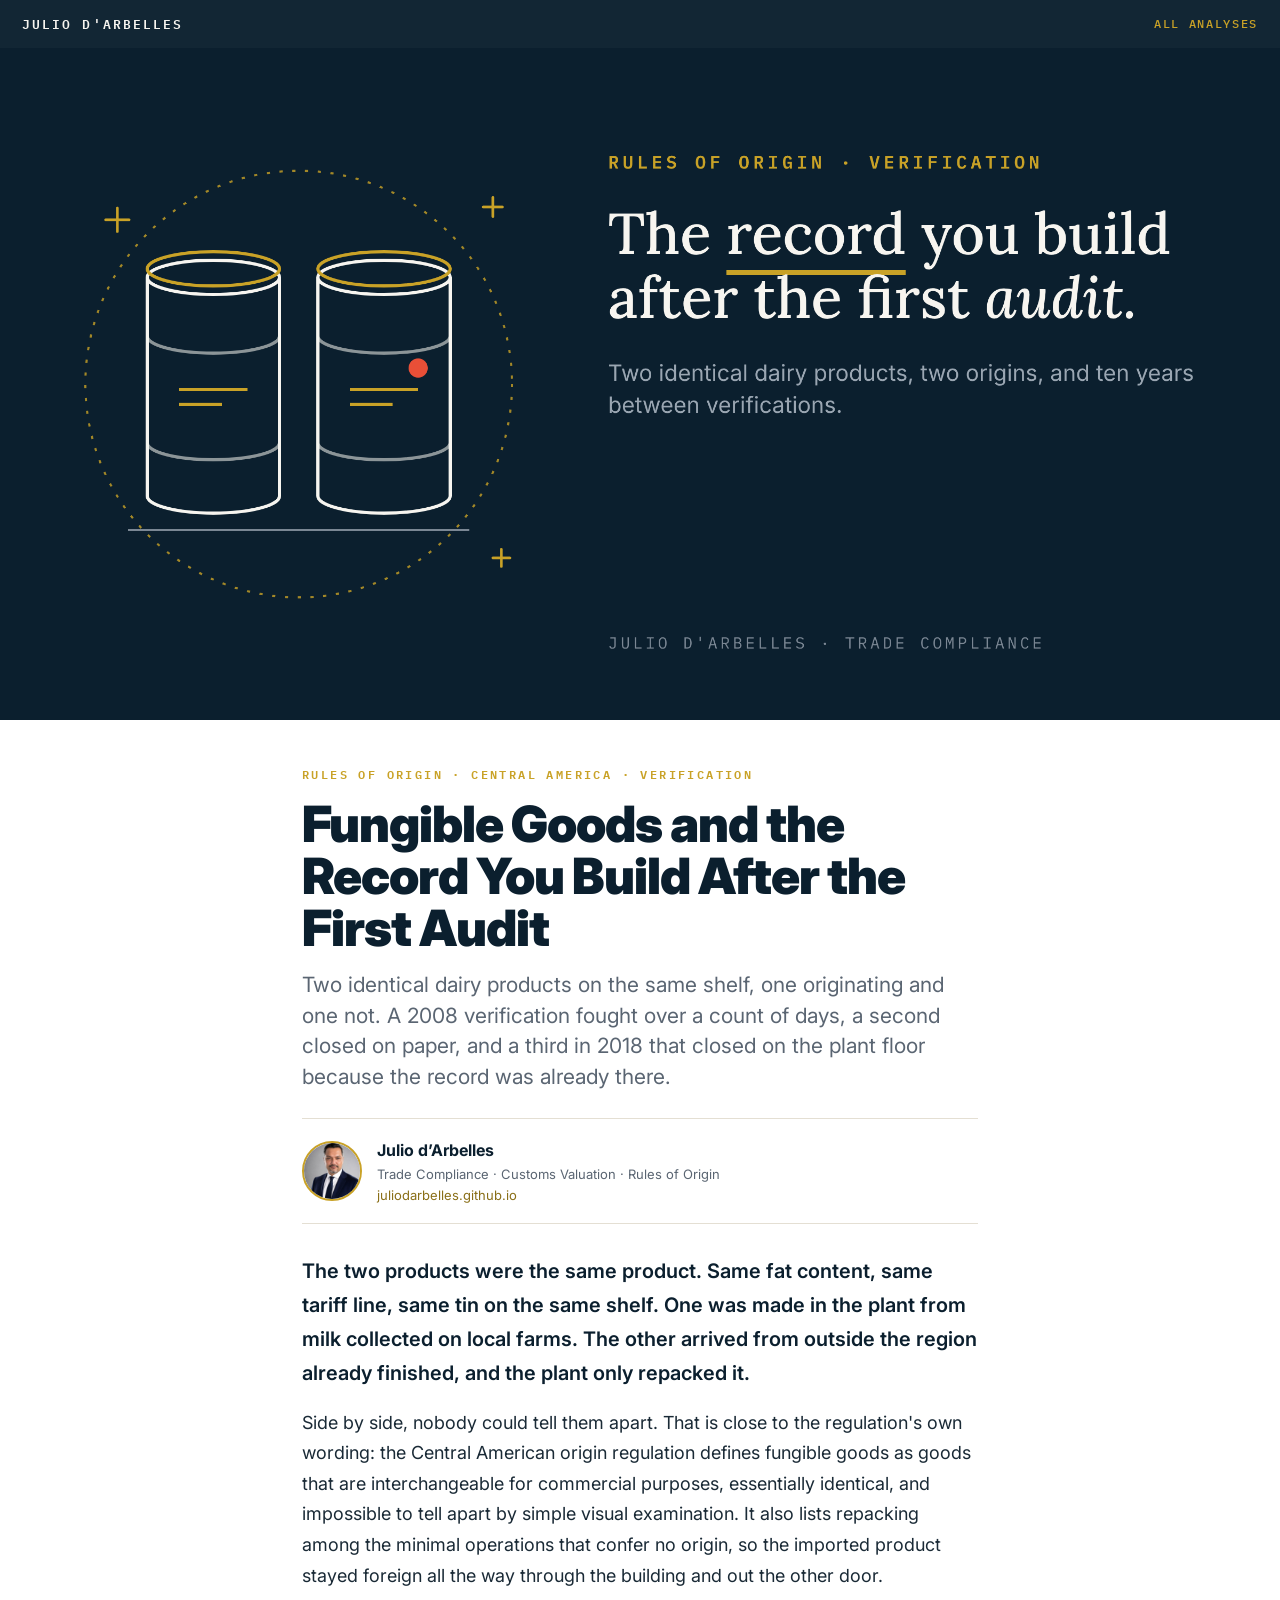
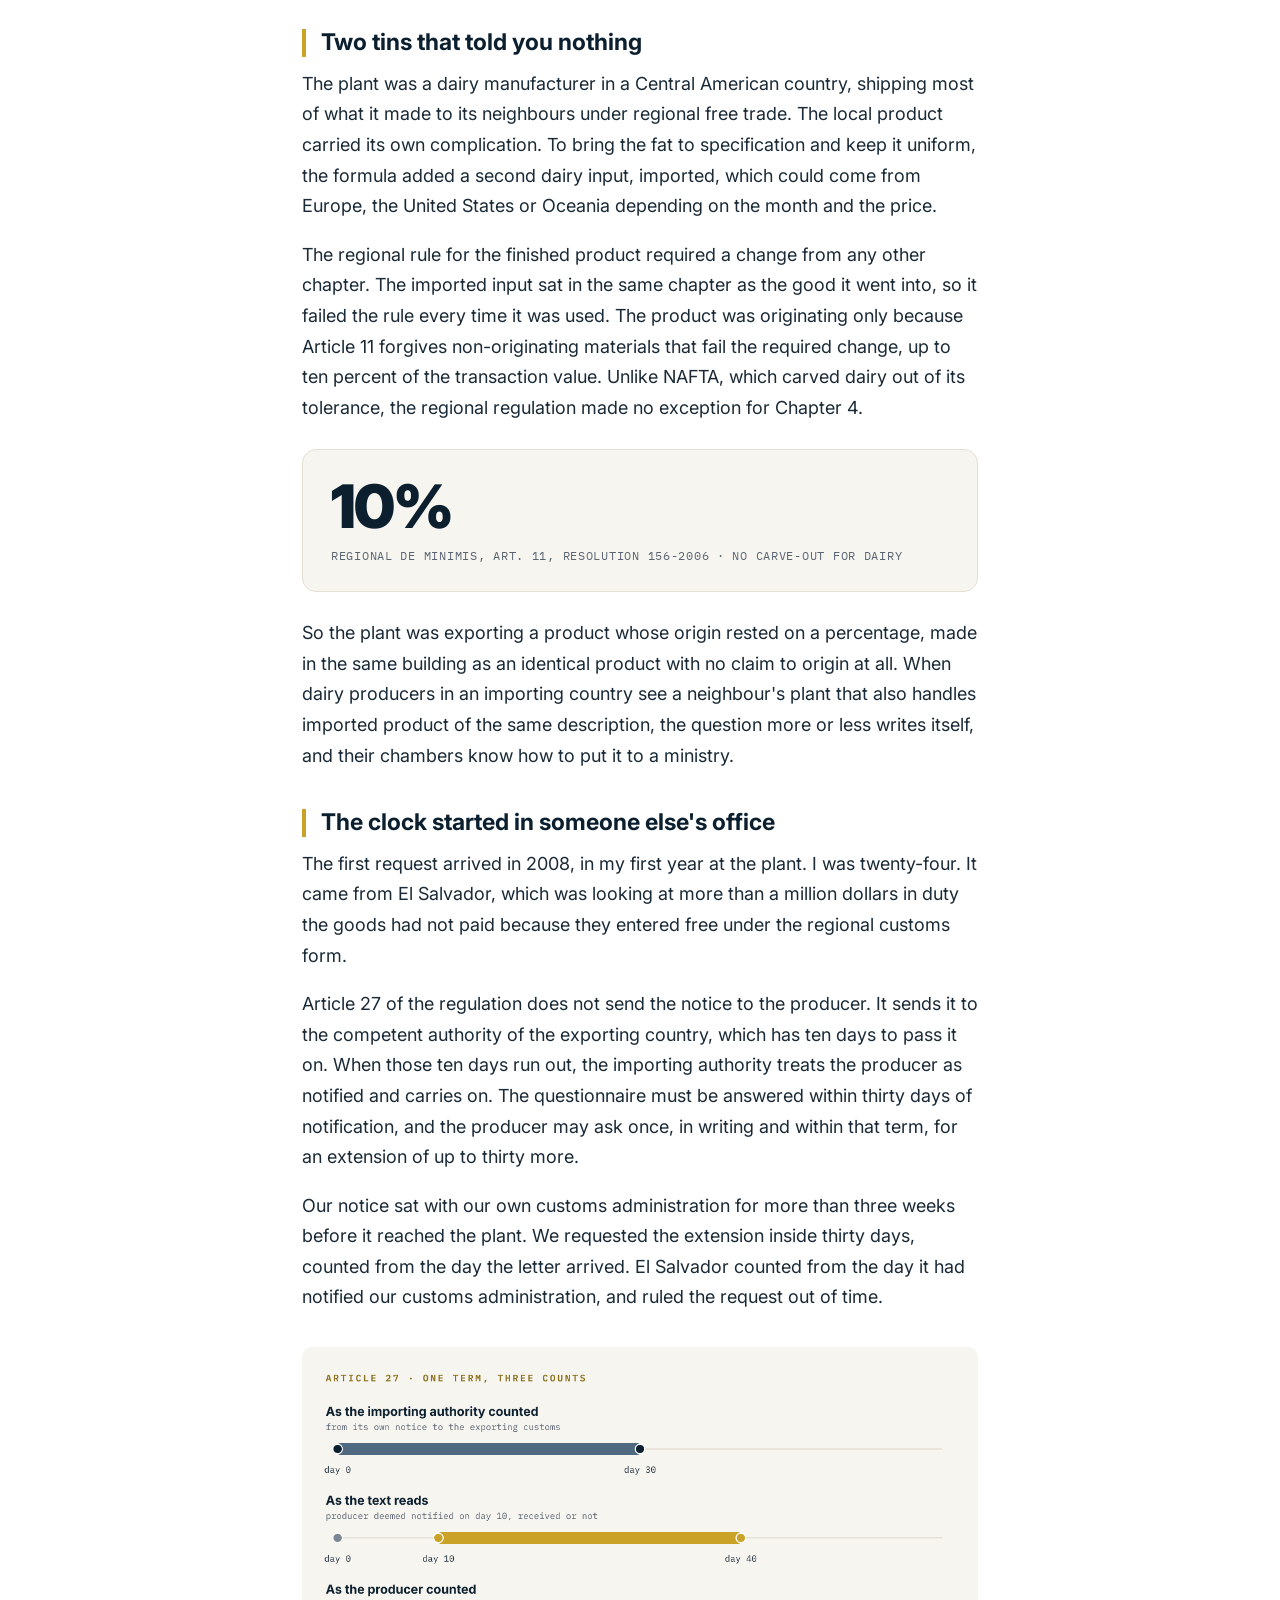
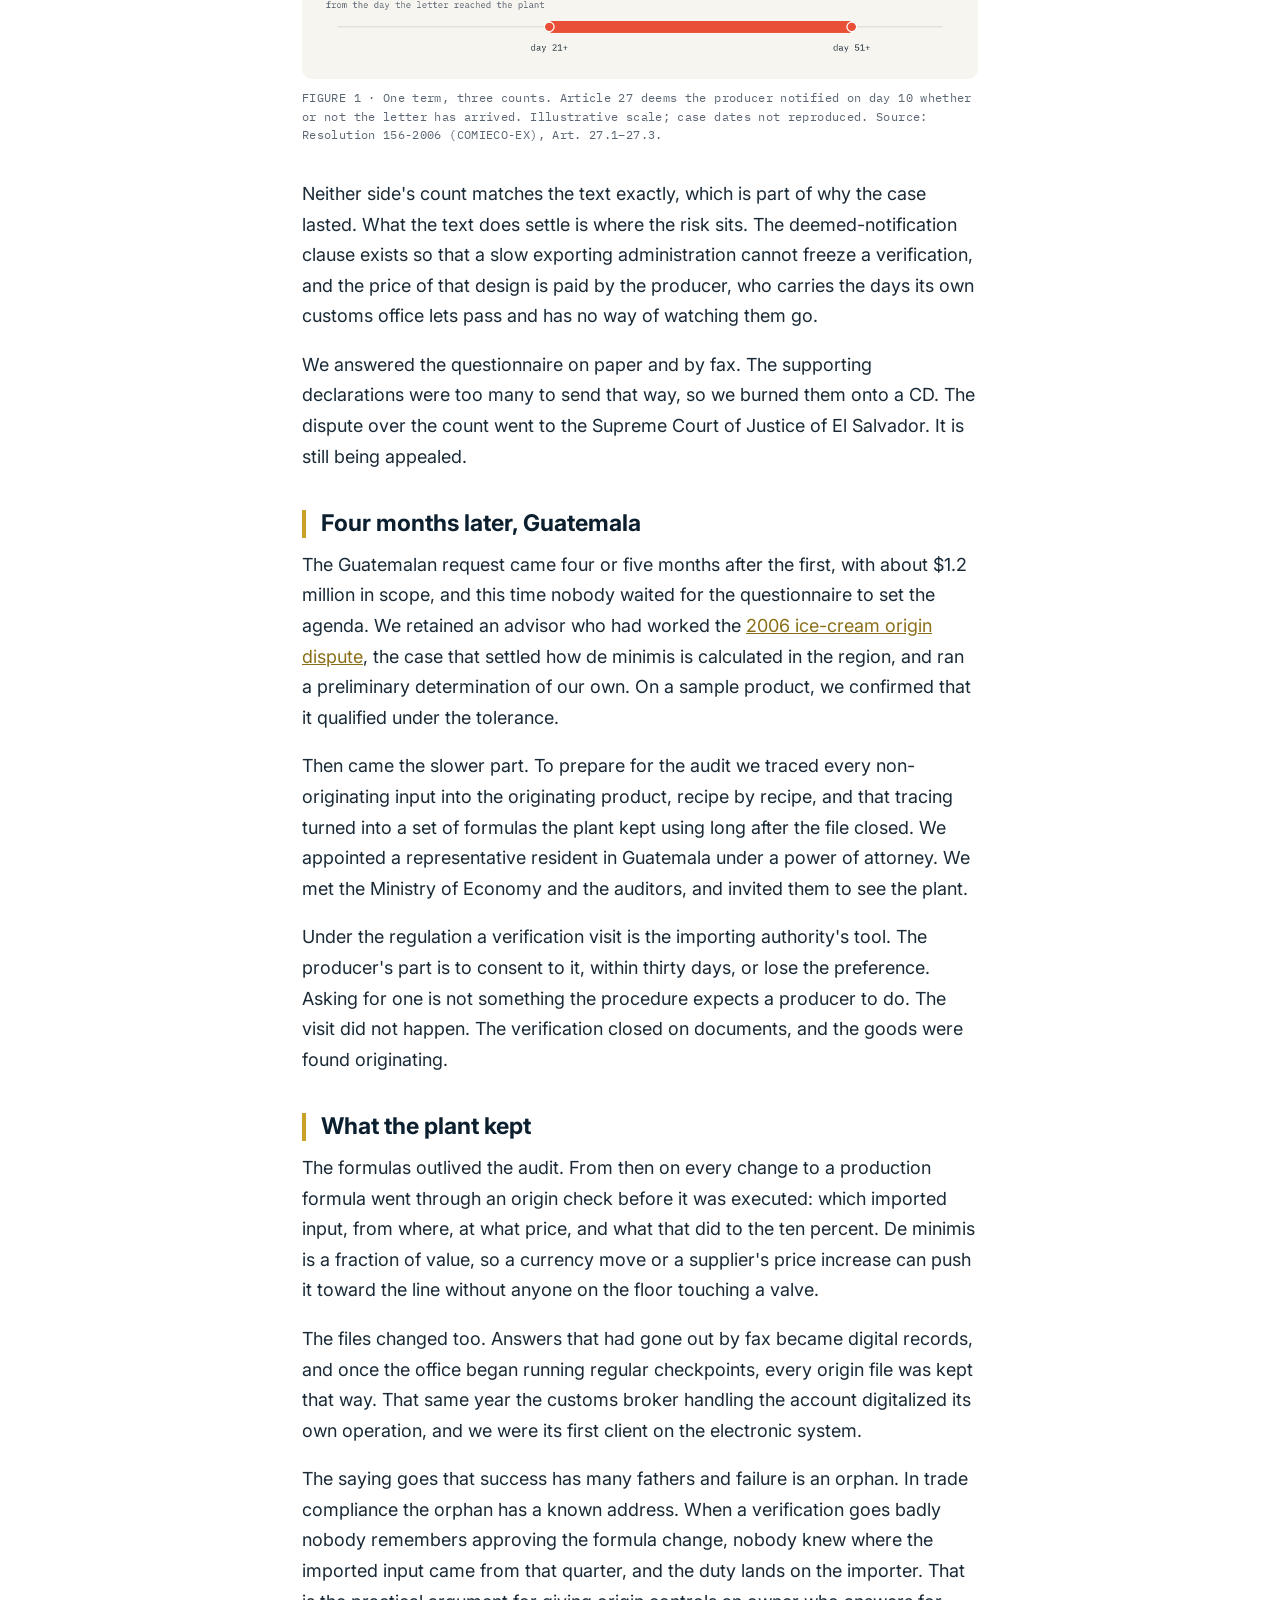
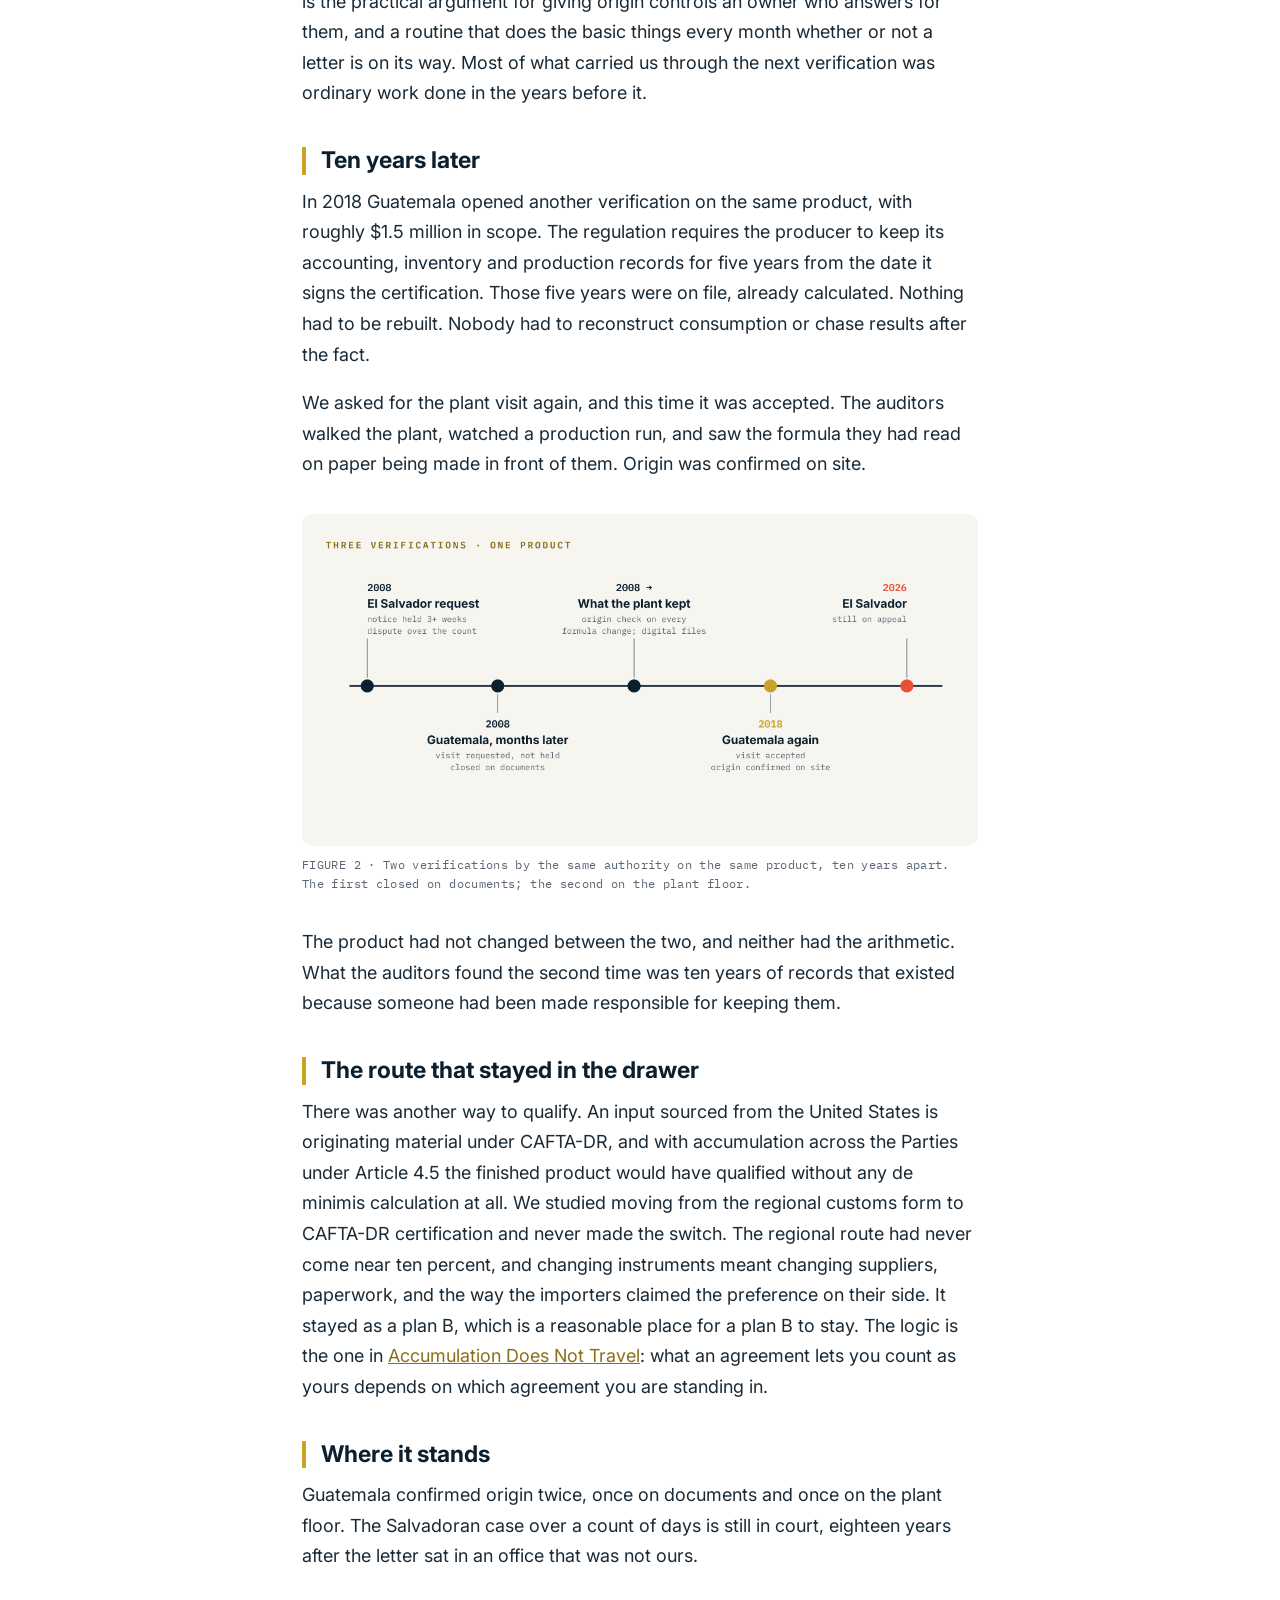
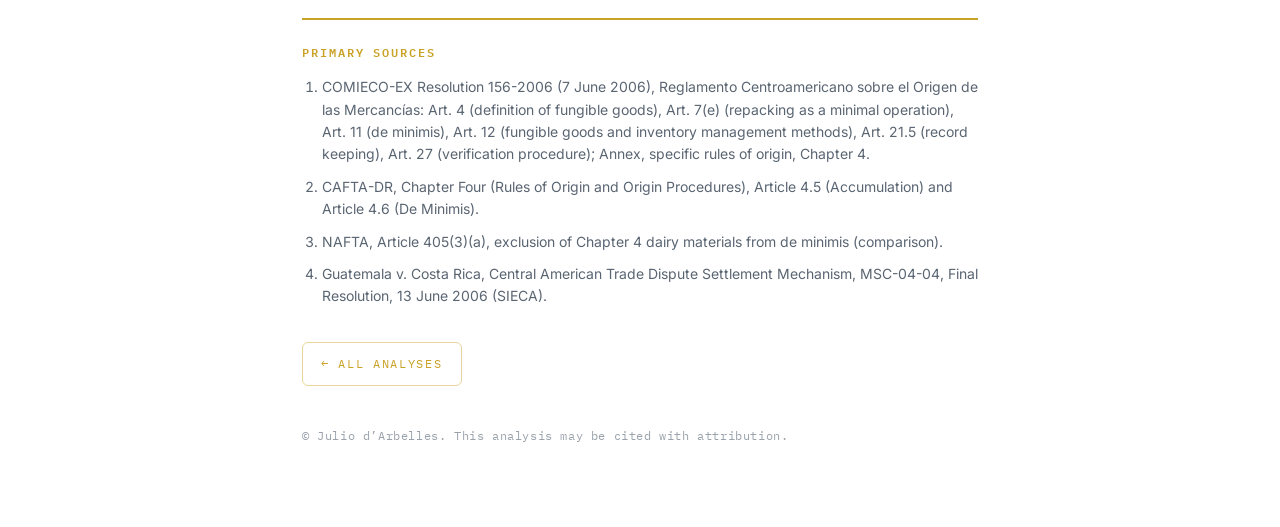
<file: fungible-goods-origin-verification.html>
<!doctype html>
<html lang="en">
<head>
<meta charset="utf-8">
<meta name="viewport" content="width=device-width, initial-scale=1">
<title>Fungible Goods and the Record You Build After the First Audit — Julio d'Arbelles</title>
<meta name="description" content="Two identical dairy products, two origins, and three origin verifications in Central America: a dispute over a count of days, a documentary close, and a plant visit ten years later that closed on the record.">
<link rel="canonical" href="https://juliodarbelles.github.io/fungible-goods-origin-verification.html">
<meta property="og:title" content="Fungible Goods and the Record You Build After the First Audit">
<meta property="og:description" content="Two identical dairy products, two origins, and three origin verifications in Central America: a dispute over a count of days, a documentary close, and a plant visit ten years later that closed on the record.">
<meta property="og:image" content="https://juliodarbelles.github.io/fungible-cover.png">
<meta property="og:type" content="article">
<link rel="preconnect" href="https://fonts.googleapis.com">
<link rel="preconnect" href="https://fonts.gstatic.com" crossorigin>
<link href="https://fonts.googleapis.com/css2?family=Inter:wght@400;600;700;900&family=IBM+Plex+Mono:wght@500;600&display=swap" rel="stylesheet">
<style>
:root{--navy:#0B1F2E;--gold:#C9A227;--goldd:#8a6f18;--slate:#5A6572;--hair:#E4DFD3;--ink:#1A2A36;--cream:#F7F5F0;}
*{margin:0;padding:0;box-sizing:border-box;}
body{font-family:'Inter',system-ui,sans-serif;color:var(--ink);background:#fff;line-height:1.7;-webkit-font-smoothing:antialiased;}
a{color:var(--goldd);}
.hero{width:100%;display:block;}
.hero img{width:100%;height:auto;display:block;}
.wrap{max-width:720px;margin:0 auto;padding:0 22px 80px;}
.eyebrow{font-family:'IBM Plex Mono',monospace;font-weight:600;letter-spacing:.2em;text-transform:uppercase;font-size:12px;color:var(--gold);margin-top:44px;}
h1{font-weight:900;font-size:clamp(32px,6vw,50px);line-height:1.04;letter-spacing:-.02em;color:var(--navy);margin:14px 0 0;}
.deck{font-size:clamp(17px,2.6vw,21px);line-height:1.45;color:var(--slate);margin-top:16px;}
.author{display:flex;align-items:center;gap:15px;margin:26px 0 6px;padding:18px 0;border-top:1px solid var(--hair);border-bottom:1px solid var(--hair);}
.author img{width:60px;height:60px;border-radius:50%;object-fit:cover;border:2px solid var(--gold);flex:0 0 60px;}
.author .name{font-weight:700;font-size:16px;color:var(--navy);}
.author .meta{font-size:13px;color:var(--slate);line-height:1.55;}
.author .meta a{text-decoration:none;}
article{font-size:18px;}
article p{margin:0 0 18px;}
article p.lead{font-size:20px;font-weight:600;color:var(--navy);margin-top:30px;}
h2{font-weight:700;font-size:23px;color:var(--navy);margin:38px 0 12px;padding-left:15px;border-left:4px solid var(--gold);line-height:1.2;}
.stat{margin:26px 0;padding:26px 28px;background:var(--cream);border:1px solid var(--hair);border-radius:14px;}
.stat b{display:block;font-weight:900;font-size:60px;line-height:1;color:var(--navy);letter-spacing:-.03em;}
.stat span{display:block;font-family:'IBM Plex Mono',monospace;font-size:12px;letter-spacing:.06em;color:var(--slate);margin-top:12px;text-transform:uppercase;line-height:1.4;}
.fig{margin:34px 0;}
.fig img{width:100%;height:auto;display:block;border-radius:10px;}
.fig figcaption{font-family:'IBM Plex Mono',monospace;font-size:12px;line-height:1.55;letter-spacing:.03em;color:var(--slate);margin-top:10px;}
.sources{margin-top:46px;padding-top:22px;border-top:2px solid var(--gold);}
.sources .st{font-family:'IBM Plex Mono',monospace;font-weight:600;letter-spacing:.16em;text-transform:uppercase;font-size:12px;color:var(--gold);margin-bottom:14px;}
.sources ol{padding-left:20px;}
.sources li{font-size:14px;line-height:1.6;color:var(--slate);margin-bottom:10px;}
.foot{margin-top:40px;font-family:'IBM Plex Mono',monospace;font-size:12px;letter-spacing:.05em;color:#9aa2ab;}
.foot a{color:var(--goldd);text-decoration:none;}
@media(max-width:560px){article{font-size:17px;} .stat b{font-size:46px;}}

.topbar{position:sticky;top:0;z-index:50;background:rgba(11,31,46,.97);backdrop-filter:saturate(1.2) blur(6px);display:flex;align-items:center;justify-content:space-between;padding:13px 22px;}
.topbar .brand{font-family:'IBM Plex Mono',monospace;font-weight:600;font-size:13px;letter-spacing:.16em;text-transform:uppercase;color:#F7F5F0;text-decoration:none;}
.topbar .navlink{font-family:'IBM Plex Mono',monospace;font-weight:500;font-size:12px;letter-spacing:.14em;text-transform:uppercase;color:#C9A227;text-decoration:none;}
.topbar .navlink:hover{color:#E5BA2C;}
.backfoot{margin-top:34px;}
.backfoot a{display:inline-block;font-family:'IBM Plex Mono',monospace;font-size:12px;letter-spacing:.14em;text-transform:uppercase;color:#C9A227;text-decoration:none;border:1px solid rgba(201,162,39,.45);padding:11px 18px;border-radius:6px;}
.backfoot a:hover{background:rgba(201,162,39,.10);}
@media(max-width:560px){.topbar .brand{font-size:11px;letter-spacing:.12em;} .topbar .navlink{font-size:11px;}}
</style>
</head>
<body>
<div class="topbar"><a class="brand" href="index.html">Julio d'Arbelles</a><a class="navlink" href="index.html">All analyses</a></div>
<div class="hero"><img src="fungible-cover.png" alt="Two identical dairy tins under one origin question"></div>
<div class="wrap">
  <div class="eyebrow">Rules of Origin &middot; Central America &middot; Verification</div>
  <h1>Fungible Goods and the Record You Build After the First Audit</h1>
  <div class="deck">Two identical dairy products on the same shelf, one originating and one not. A 2008 verification fought over a count of days, a second closed on paper, and a third in 2018 that closed on the plant floor because the record was already there.</div>
  <div class="author">
    <img src="author.jpg" alt="Julio d'Arbelles">
    <div>
      <div class="name">Julio d&rsquo;Arbelles</div>
      <div class="meta">Trade Compliance &middot; Customs Valuation &middot; Rules of Origin<br>
      <a href="https://juliodarbelles.github.io/#practice">juliodarbelles.github.io</a></div>
    </div>
  </div>
  <article>
    <p class="lead">The two products were the same product. Same fat content, same tariff line, same tin on the same shelf. One was made in the plant from milk collected on local farms. The other arrived from outside the region already finished, and the plant only repacked it.</p>
<p>Side by side, nobody could tell them apart. That is close to the regulation's own wording: the Central American origin regulation defines fungible goods as goods that are interchangeable for commercial purposes, essentially identical, and impossible to tell apart by simple visual examination. It also lists repacking among the minimal operations that confer no origin, so the imported product stayed foreign all the way through the building and out the other door.</p>

<h2>Two tins that told you nothing</h2>
<p>The plant was a dairy manufacturer in a Central American country, shipping most of what it made to its neighbours under regional free trade. The local product carried its own complication. To bring the fat to specification and keep it uniform, the formula added a second dairy input, imported, which could come from Europe, the United States or Oceania depending on the month and the price.</p>
<p>The regional rule for the finished product required a change from any other chapter. The imported input sat in the same chapter as the good it went into, so it failed the rule every time it was used. The product was originating only because Article 11 forgives non-originating materials that fail the required change, up to ten percent of the transaction value. Unlike NAFTA, which carved dairy out of its tolerance, the regional regulation made no exception for Chapter 4.</p>
<div class="stat"><b>10%</b><span>Regional de minimis, Art. 11, Resolution 156-2006 &middot; no carve-out for dairy</span></div>
<p>So the plant was exporting a product whose origin rested on a percentage, made in the same building as an identical product with no claim to origin at all. When dairy producers in an importing country see a neighbour's plant that also handles imported product of the same description, the question more or less writes itself, and their chambers know how to put it to a ministry.</p>

<h2>The clock started in someone else's office</h2>
<p>The first request arrived in 2008, in my first year at the plant. I was twenty-four. It came from El Salvador, which was looking at more than a million dollars in duty the goods had not paid because they entered free under the regional customs form.</p>
<p>Article 27 of the regulation does not send the notice to the producer. It sends it to the competent authority of the exporting country, which has ten days to pass it on. When those ten days run out, the importing authority treats the producer as notified and carries on. The questionnaire must be answered within thirty days of notification, and the producer may ask once, in writing and within that term, for an extension of up to thirty more.</p>
<p>Our notice sat with our own customs administration for more than three weeks before it reached the plant. We requested the extension inside thirty days, counted from the day the letter arrived. El Salvador counted from the day it had notified our customs administration, and ruled the request out of time.</p>
<figure class="fig"><img src="fungible-fig-clock.png" alt="Three ways to count the Article 27 term: from the importing authority's notice, from deemed notification on day ten, and from the day the letter reached the plant"><figcaption>FIGURE 1 &middot; One term, three counts. Article 27 deems the producer notified on day 10 whether or not the letter has arrived. Illustrative scale; case dates not reproduced. Source: Resolution 156-2006 (COMIECO-EX), Art. 27.1&ndash;27.3.</figcaption></figure>
<p>Neither side's count matches the text exactly, which is part of why the case lasted. What the text does settle is where the risk sits. The deemed-notification clause exists so that a slow exporting administration cannot freeze a verification, and the price of that design is paid by the producer, who carries the days its own customs office lets pass and has no way of watching them go.</p>
<p>We answered the questionnaire on paper and by fax. The supporting declarations were too many to send that way, so we burned them onto a CD. The dispute over the count went to the Supreme Court of Justice of El Salvador. It is still being appealed.</p>

<h2>Four months later, Guatemala</h2>
<p>The Guatemalan request came four or five months after the first, with about $1.2 million in scope, and this time nobody waited for the questionnaire to set the agenda. We retained an advisor who had worked the <a href="de-minimis-a-live-control.html">2006 ice-cream origin dispute</a>, the case that settled how de minimis is calculated in the region, and ran a preliminary determination of our own. On a sample product, we confirmed that it qualified under the tolerance.</p>
<p>Then came the slower part. To prepare for the audit we traced every non-originating input into the originating product, recipe by recipe, and that tracing turned into a set of formulas the plant kept using long after the file closed. We appointed a representative resident in Guatemala under a power of attorney. We met the Ministry of Economy and the auditors, and invited them to see the plant.</p>
<p>Under the regulation a verification visit is the importing authority's tool. The producer's part is to consent to it, within thirty days, or lose the preference. Asking for one is not something the procedure expects a producer to do. The visit did not happen. The verification closed on documents, and the goods were found originating.</p>

<h2>What the plant kept</h2>
<p>The formulas outlived the audit. From then on every change to a production formula went through an origin check before it was executed: which imported input, from where, at what price, and what that did to the ten percent. De minimis is a fraction of value, so a currency move or a supplier's price increase can push it toward the line without anyone on the floor touching a valve.</p>
<p>The files changed too. Answers that had gone out by fax became digital records, and once the office began running regular checkpoints, every origin file was kept that way. That same year the customs broker handling the account digitalized its own operation, and we were its first client on the electronic system.</p>
<p>The saying goes that success has many fathers and failure is an orphan. In trade compliance the orphan has a known address. When a verification goes badly nobody remembers approving the formula change, nobody knew where the imported input came from that quarter, and the duty lands on the importer. That is the practical argument for giving origin controls an owner who answers for them, and a routine that does the basic things every month whether or not a letter is on its way. Most of what carried us through the next verification was ordinary work done in the years before it.</p>

<h2>Ten years later</h2>
<p>In 2018 Guatemala opened another verification on the same product, with roughly $1.5 million in scope. The regulation requires the producer to keep its accounting, inventory and production records for five years from the date it signs the certification. Those five years were on file, already calculated. Nothing had to be rebuilt. Nobody had to reconstruct consumption or chase results after the fact.</p>
<p>We asked for the plant visit again, and this time it was accepted. The auditors walked the plant, watched a production run, and saw the formula they had read on paper being made in front of them. Origin was confirmed on site.</p>
<figure class="fig"><img src="fungible-fig-timeline.png" alt="Timeline from the 2008 Salvadoran request through the 2008 and 2018 Guatemalan verifications to the case still pending in El Salvador"><figcaption>FIGURE 2 &middot; Two verifications by the same authority on the same product, ten years apart. The first closed on documents; the second on the plant floor.</figcaption></figure>
<p>The product had not changed between the two, and neither had the arithmetic. What the auditors found the second time was ten years of records that existed because someone had been made responsible for keeping them.</p>

<h2>The route that stayed in the drawer</h2>
<p>There was another way to qualify. An input sourced from the United States is originating material under CAFTA-DR, and with accumulation across the Parties under Article 4.5 the finished product would have qualified without any de minimis calculation at all. We studied moving from the regional customs form to CAFTA-DR certification and never made the switch. The regional route had never come near ten percent, and changing instruments meant changing suppliers, paperwork, and the way the importers claimed the preference on their side. It stayed as a plan B, which is a reasonable place for a plan B to stay. The logic is the one in <a href="accumulation-does-not-travel.html">Accumulation Does Not Travel</a>: what an agreement lets you count as yours depends on which agreement you are standing in.</p>

<h2>Where it stands</h2>
<p>Guatemala confirmed origin twice, once on documents and once on the plant floor. The Salvadoran case over a count of days is still in court, eighteen years after the letter sat in an office that was not ours.</p>

    <div class="sources">
      <div class="st">Primary sources</div>
      <ol>
        <li>COMIECO-EX Resolution 156-2006 (7 June 2006), Reglamento Centroamericano sobre el Origen de las Mercanc&iacute;as: Art. 4 (definition of fungible goods), Art. 7(e) (repacking as a minimal operation), Art. 11 (de minimis), Art. 12 (fungible goods and inventory management methods), Art. 21.5 (record keeping), Art. 27 (verification procedure); Annex, specific rules of origin, Chapter 4.</li>
        <li>CAFTA-DR, Chapter Four (Rules of Origin and Origin Procedures), Article 4.5 (Accumulation) and Article 4.6 (De Minimis).</li>
        <li>NAFTA, Article 405(3)(a), exclusion of Chapter 4 dairy materials from de minimis (comparison).</li>
        <li>Guatemala v. Costa Rica, Central American Trade Dispute Settlement Mechanism, MSC-04-04, Final Resolution, 13 June 2006 (SIECA).</li>
      </ol>
    </div>
    <div class="backfoot"><a href="index.html">&larr; All analyses</a></div>
    <div class="foot">&copy; Julio d&rsquo;Arbelles. This analysis may be cited with attribution.</div>
  </article>
</div>
</body>
</html>
</file>
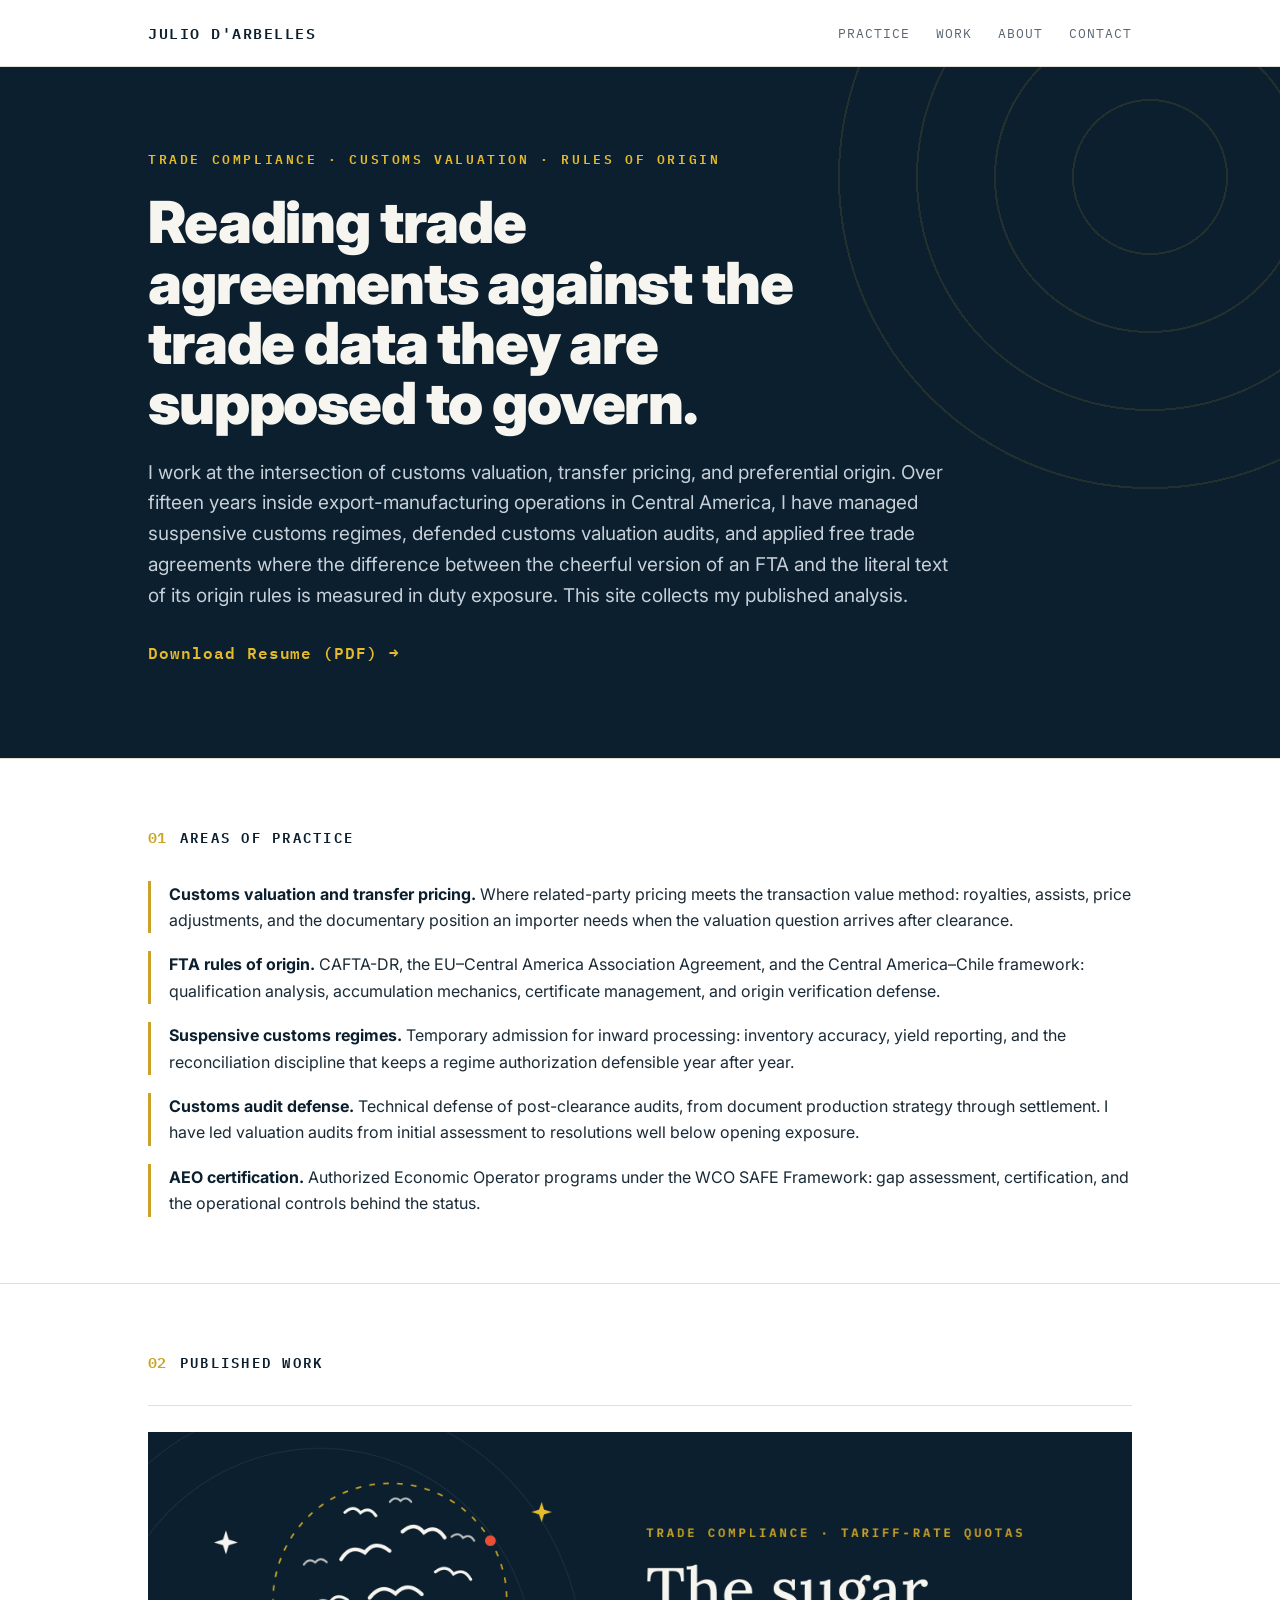
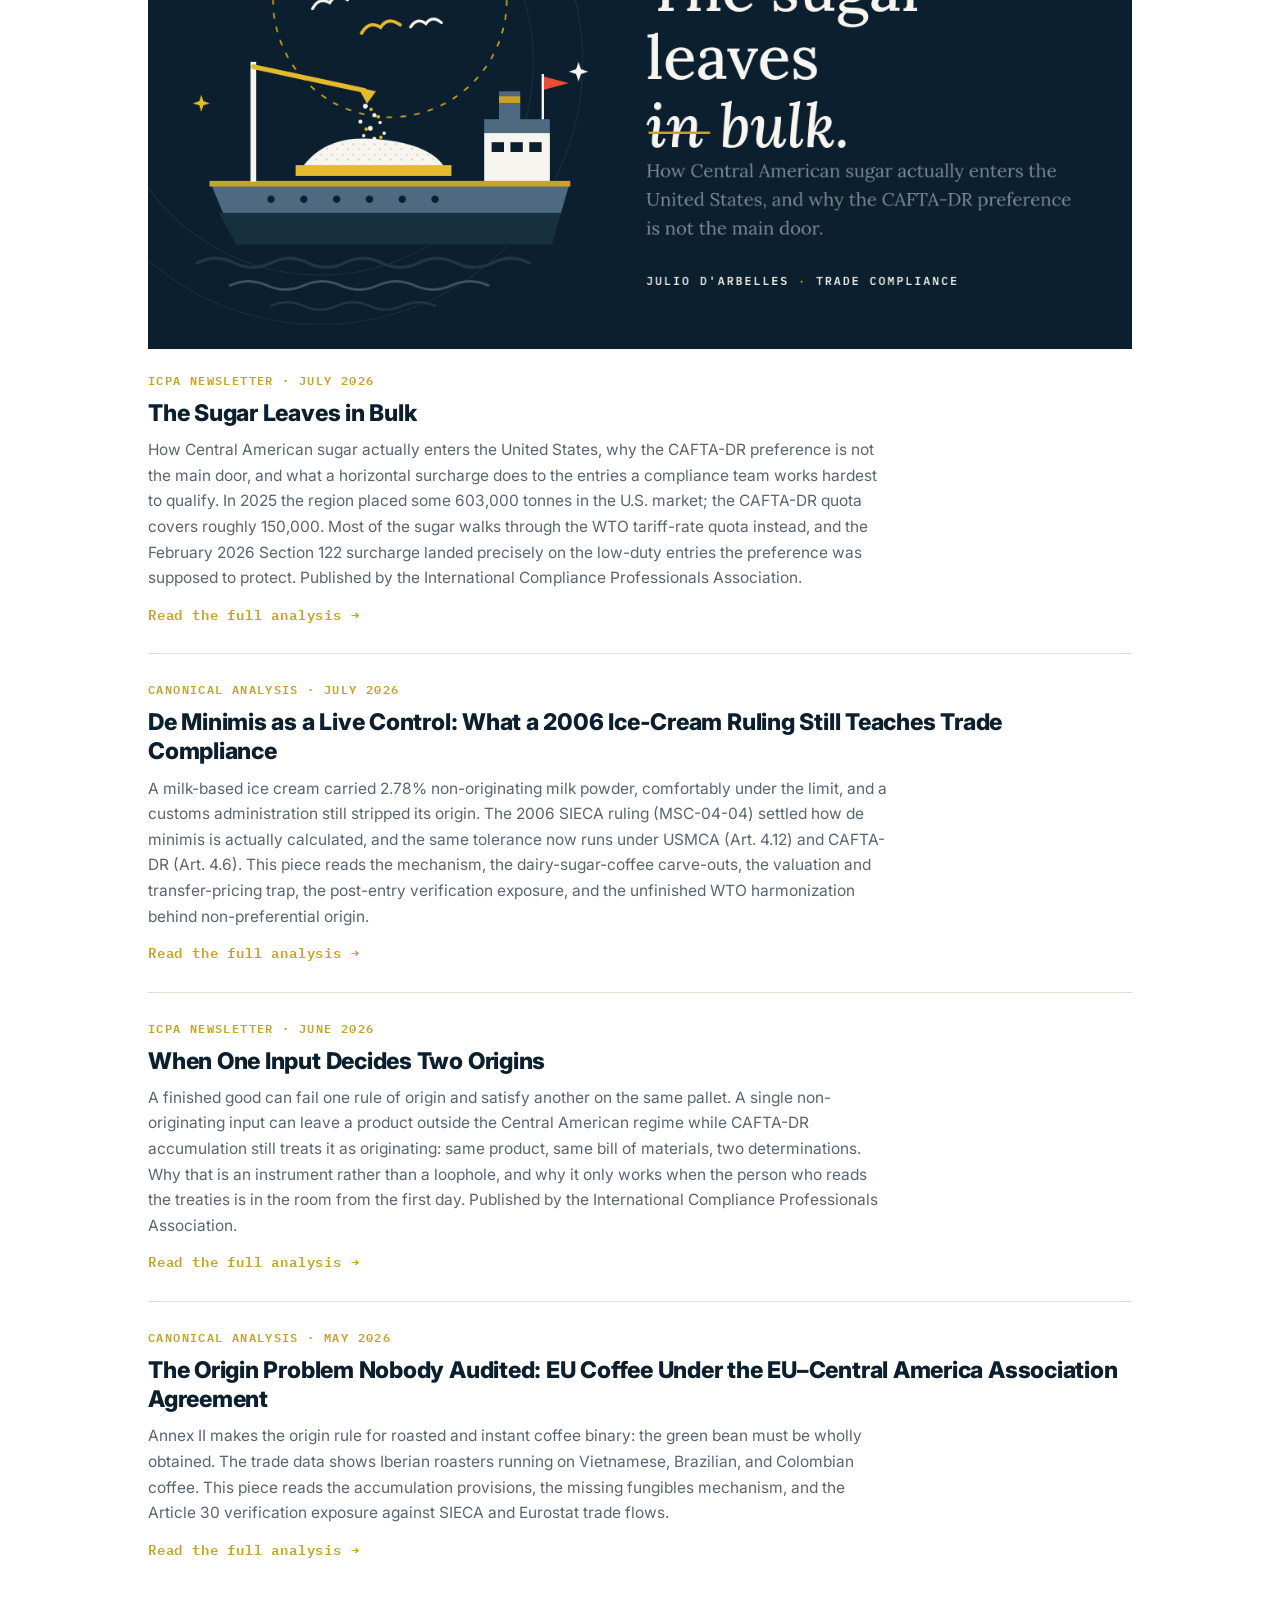
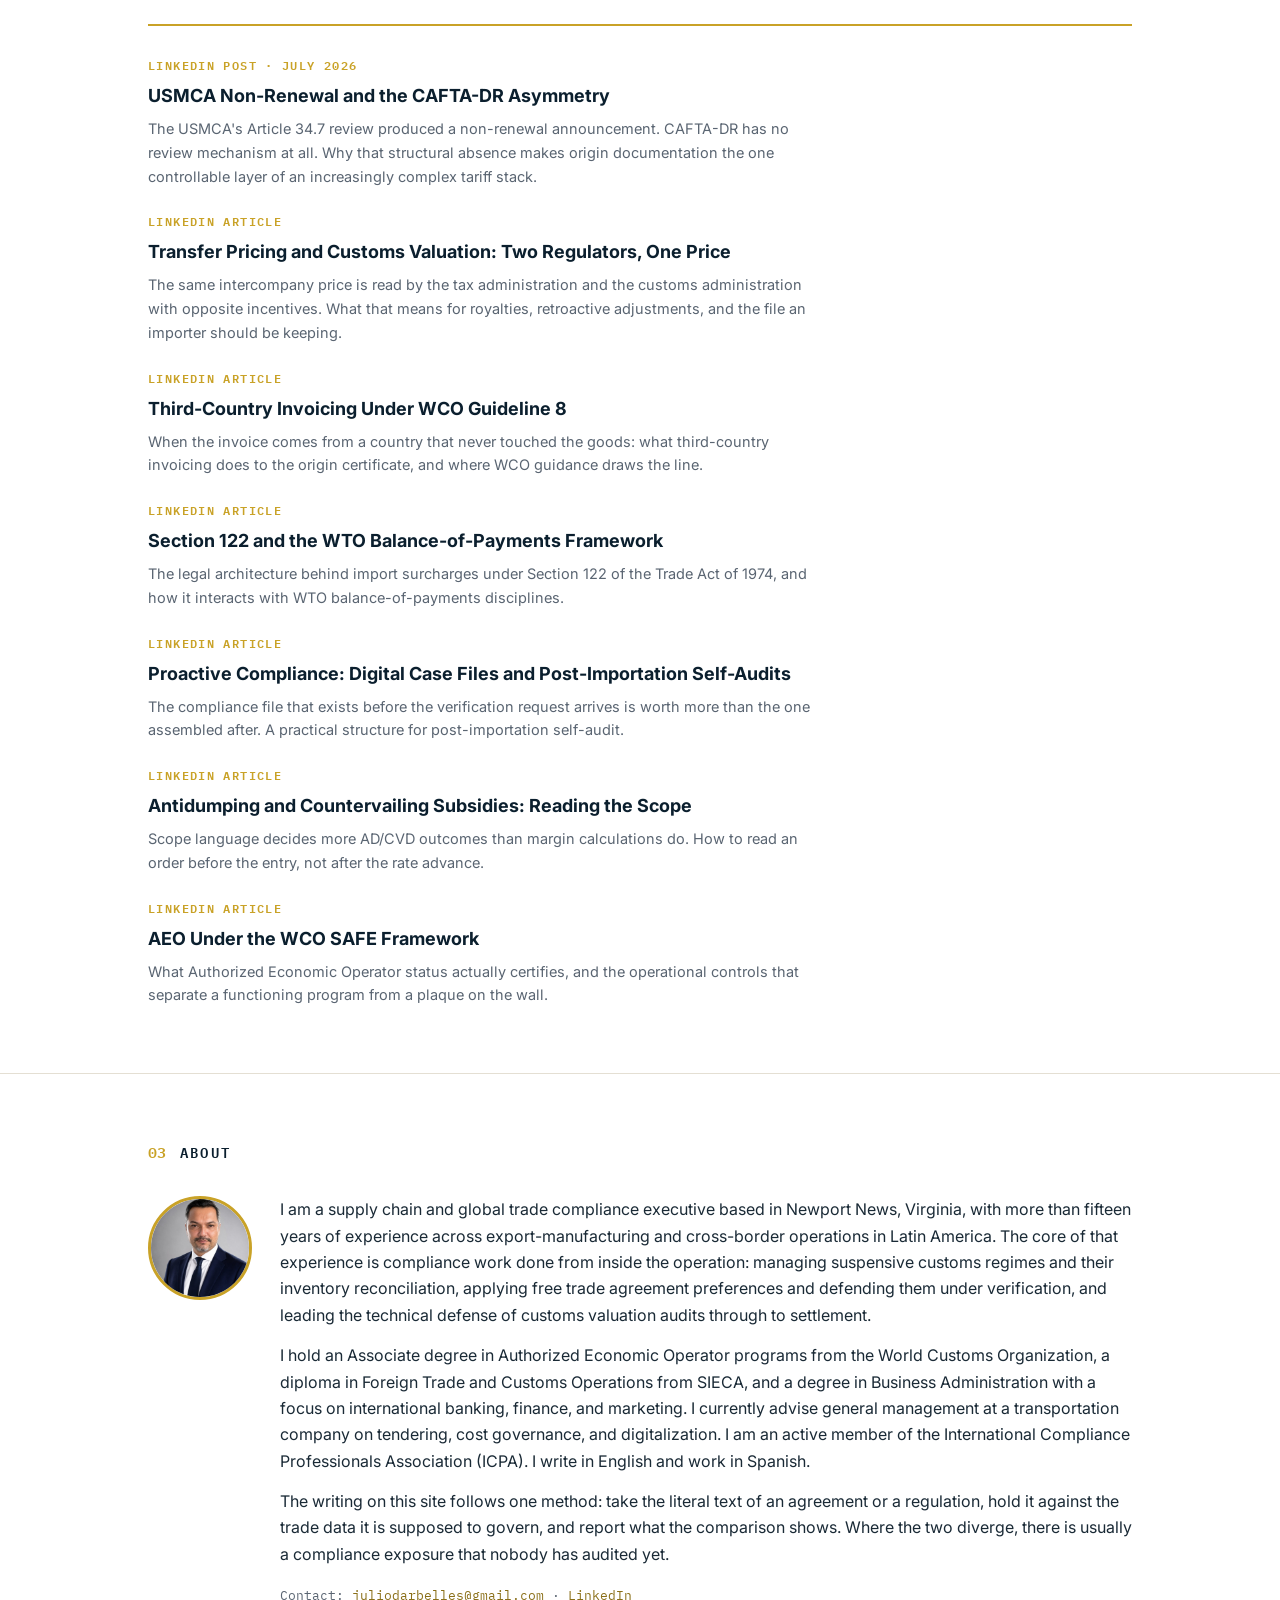
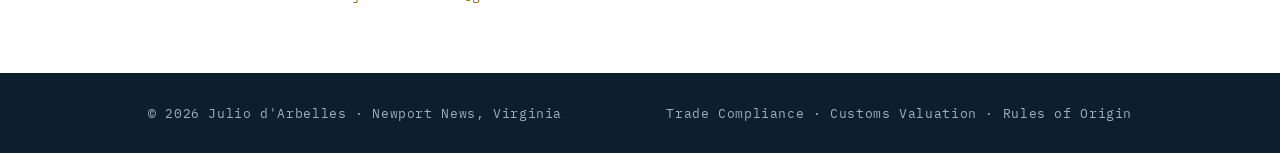
<file: index-updated.html>
<!DOCTYPE html>
<html lang="en">
<head>
<meta charset="UTF-8">
<meta name="viewport" content="width=device-width, initial-scale=1.0">
<title>Julio d'Arbelles — Trade Compliance · Customs Valuation · Rules of Origin</title>
<meta name="description" content="Julio d'Arbelles is a trade compliance practitioner specialized in customs valuation, FTA rules of origin (CAFTA-DR, EU–Central America Association Agreement), suspensive customs regimes, customs audit defense, and AEO certification.">
<meta name="author" content="Julio d'Arbelles">
<meta name="google-site-verification" content="-grRDMqv7C_BCleKpkDY3XU2n1XLF3HFQopnVKcxo4Q" />
<meta property="og:title" content="Julio d'Arbelles — Trade Compliance">
<meta property="og:description" content="Customs valuation, FTA rules of origin, and the audit trail behind preferential trade. Published analysis on CAFTA-DR and the EU–Central America Association Agreement.">
<meta property="og:type" content="website">
<link rel="canonical" href="https://juliodarbelles.github.io/">
<link rel="preconnect" href="https://fonts.googleapis.com">
<link rel="preconnect" href="https://fonts.gstatic.com" crossorigin>
<link href="https://fonts.googleapis.com/css2?family=Lora:ital,wght@0,400;0,600;0,700;1,400&family=Libre+Franklin:wght@400;600;700;800&display=swap" rel="stylesheet">
<link rel="stylesheet" href="style.css">
<script type="application/ld+json">
{
  "@context": "https://schema.org",
  "@type": "Person",
  "name": "Julio d'Arbelles",
  "jobTitle": "Trade Compliance Practitioner",
  "knowsAbout": ["Customs valuation", "Transfer pricing", "Rules of origin", "CAFTA-DR", "EU–Central America Association Agreement", "Suspensive customs regimes", "AEO certification", "Customs audit defense"],
  "sameAs": ["https://www.linkedin.com/in/juliodarbelles"],
  "address": { "@type": "PostalAddress", "addressLocality": "Newport News", "addressRegion": "VA", "addressCountry": "US" }
}
</script>
</head>
<body>

<header class="site">
  <div class="wrap">
    <div class="brand"><a href="index.html">JULIO D'ARBELLES</a></div>
    <nav class="top">
      <a href="#practice">Practice</a>
      <a href="#work">Work</a>
      <a href="#about">About</a>
      <a href="#contact">Contact</a>
    </nav>
  </div>
</header>

<div class="hero">
  <div class="wrap">
    <div class="kicker">Trade Compliance · Customs Valuation · Rules of Origin</div>
    <h1 class="display">Reading trade agreements against the trade data they are supposed to govern.</h1>
    <p class="standfirst">I work at the intersection of customs valuation, transfer pricing, and preferential origin. Over fifteen years inside export-manufacturing operations in Central America, I have managed suspensive customs regimes, defended customs valuation audits, and applied free trade agreements where the difference between the cheerful version of an FTA and the literal text of its origin rules is measured in duty exposure. This site collects my published analysis.</p>
    <a class="readlink" href="dArbelles-Resume.pdf">Download Resume (PDF) →</a>
  </div>
</div>

<section id="practice">
  <div class="wrap">
    <div class="sec-head"><span class="sec-num">01</span><span class="sec-title">Areas of Practice</span></div>
    <ul class="practice">
      <li><strong>Customs valuation and transfer pricing.</strong> Where related-party pricing meets the transaction value method: royalties, assists, price adjustments, and the documentary position an importer needs when the valuation question arrives after clearance.</li>
      <li><strong>FTA rules of origin.</strong> CAFTA-DR, the EU–Central America Association Agreement, and the Central America–Chile framework: qualification analysis, accumulation mechanics, certificate management, and origin verification defense.</li>
      <li><strong>Suspensive customs regimes.</strong> Temporary admission for inward processing: inventory accuracy, yield reporting, and the reconciliation discipline that keeps a regime authorization defensible year after year.</li>
      <li><strong>Customs audit defense.</strong> Technical defense of post-clearance audits, from document production strategy through settlement. I have led valuation audits from initial assessment to resolutions well below opening exposure.</li>
      <li><strong>AEO certification.</strong> Authorized Economic Operator programs under the WCO SAFE Framework: gap assessment, certification, and the operational controls behind the status.</li>
    </ul>
  </div>
</section>

<section id="work">
  <div class="wrap">
    <div class="sec-head"><span class="sec-num">02</span><span class="sec-title">Published Work</span></div>

    <div class="featured">
      <a href="the-sugar-leaves-in-bulk.html" rel="noopener">
        <img src="sugar-cover.png"
             alt="The Sugar Leaves in Bulk — seagulls wheeling over the open hold of a bulk carrier loading Central American sugar"
             style="width:100%;height:auto;display:block;margin:0 0 22px;">
      </a>
      <div class="meta">ICPA Newsletter · July 2026</div>
      <div class="title"><a href="the-sugar-leaves-in-bulk.html" rel="noopener">The Sugar Leaves in Bulk</a></div>
      <div class="desc">How Central American sugar actually enters the United States, why the CAFTA-DR preference is not the main door, and what a horizontal surcharge does to the entries a compliance team works hardest to qualify. In 2025 the region placed some 603,000 tonnes in the U.S. market; the CAFTA-DR quota covers roughly 150,000. Most of the sugar walks through the WTO tariff-rate quota instead, and the February 2026 Section 122 surcharge landed precisely on the low-duty entries the preference was supposed to protect. Published by the International Compliance Professionals Association.</div>
      <a class="readlink" href="the-sugar-leaves-in-bulk.html" rel="noopener">Read the full analysis →</a>
    </div>

    <div class="featured">
      <div class="meta">Canonical Analysis · July 2026</div>
      <div class="title"><a href="de-minimis-a-live-control.html">De Minimis as a Live Control: What a 2006 Ice-Cream Ruling Still Teaches Trade Compliance</a></div>
      <div class="desc">A milk-based ice cream carried 2.78% non-originating milk powder, comfortably under the limit, and a customs administration still stripped its origin. The 2006 SIECA ruling (MSC-04-04) settled how de minimis is actually calculated, and the same tolerance now runs under USMCA (Art. 4.12) and CAFTA-DR (Art. 4.6). This piece reads the mechanism, the dairy-sugar-coffee carve-outs, the valuation and transfer-pricing trap, the post-entry verification exposure, and the unfinished WTO harmonization behind non-preferential origin.</div>
      <a class="readlink" href="de-minimis-a-live-control.html">Read the full analysis →</a>
    </div>

    <div class="featured">
      <div class="meta">ICPA Newsletter · June 2026</div>
      <div class="title"><a href="when-one-input-decides-two-origins.html" rel="noopener">When One Input Decides Two Origins</a></div>
      <div class="desc">A finished good can fail one rule of origin and satisfy another on the same pallet. A single non-originating input can leave a product outside the Central American regime while CAFTA-DR accumulation still treats it as originating: same product, same bill of materials, two determinations. Why that is an instrument rather than a loophole, and why it only works when the person who reads the treaties is in the room from the first day. Published by the International Compliance Professionals Association.</div>
      <a class="readlink" href="when-one-input-decides-two-origins.html" rel="noopener">Read the full analysis →</a>
    </div>

    <div class="featured">
      <div class="meta">Canonical Analysis · May 2026</div>
      <div class="title"><a href="eu-central-america-coffee-origin.html">The Origin Problem Nobody Audited: EU Coffee Under the EU–Central America Association Agreement</a></div>
      <div class="desc">Annex II makes the origin rule for roasted and instant coffee binary: the green bean must be wholly obtained. The trade data shows Iberian roasters running on Vietnamese, Brazilian, and Colombian coffee. This piece reads the accumulation provisions, the missing fungibles mechanism, and the Article 30 verification exposure against SIECA and Eurostat trade flows.</div>
      <a class="readlink" href="eu-central-america-coffee-origin.html">Read the full analysis →</a>
    </div>

    <ul class="work">
      <li>
        <div class="meta">LinkedIn Post · July 2026</div>
        <div class="title"><a href="https://www.linkedin.com/in/juliodarbelles" rel="noopener">USMCA Non-Renewal and the CAFTA-DR Asymmetry</a></div>
        <div class="desc">The USMCA's Article 34.7 review produced a non-renewal announcement. CAFTA-DR has no review mechanism at all. Why that structural absence makes origin documentation the one controllable layer of an increasingly complex tariff stack.</div>
      </li>
      <li>
        <div class="meta">LinkedIn Article</div>
        <div class="title"><a href="https://www.linkedin.com/in/juliodarbelles" rel="noopener">Transfer Pricing and Customs Valuation: Two Regulators, One Price</a></div>
        <div class="desc">The same intercompany price is read by the tax administration and the customs administration with opposite incentives. What that means for royalties, retroactive adjustments, and the file an importer should be keeping.</div>
      </li>
      <li>
        <div class="meta">LinkedIn Article</div>
        <div class="title"><a href="https://www.linkedin.com/in/juliodarbelles" rel="noopener">Third-Country Invoicing Under WCO Guideline 8</a></div>
        <div class="desc">When the invoice comes from a country that never touched the goods: what third-country invoicing does to the origin certificate, and where WCO guidance draws the line.</div>
      </li>
      <li>
        <div class="meta">LinkedIn Article</div>
        <div class="title"><a href="https://www.linkedin.com/in/juliodarbelles" rel="noopener">Section 122 and the WTO Balance-of-Payments Framework</a></div>
        <div class="desc">The legal architecture behind import surcharges under Section 122 of the Trade Act of 1974, and how it interacts with WTO balance-of-payments disciplines.</div>
      </li>
      <li>
        <div class="meta">LinkedIn Article</div>
        <div class="title"><a href="https://www.linkedin.com/in/juliodarbelles" rel="noopener">Proactive Compliance: Digital Case Files and Post-Importation Self-Audits</a></div>
        <div class="desc">The compliance file that exists before the verification request arrives is worth more than the one assembled after. A practical structure for post-importation self-audit.</div>
      </li>
      <li>
        <div class="meta">LinkedIn Article</div>
        <div class="title"><a href="https://www.linkedin.com/in/juliodarbelles" rel="noopener">Antidumping and Countervailing Subsidies: Reading the Scope</a></div>
        <div class="desc">Scope language decides more AD/CVD outcomes than margin calculations do. How to read an order before the entry, not after the rate advance.</div>
      </li>
      <li>
        <div class="meta">LinkedIn Article</div>
        <div class="title"><a href="https://www.linkedin.com/in/juliodarbelles" rel="noopener">AEO Under the WCO SAFE Framework</a></div>
        <div class="desc">What Authorized Economic Operator status actually certifies, and the operational controls that separate a functioning program from a plaque on the wall.</div>
      </li>
    </ul>
  </div>
</section>

<section id="about">
  <div class="wrap">
    <div class="sec-head"><span class="sec-num">03</span><span class="sec-title">About</span></div>
    <div class="bio">
      <img src="author_1.jpg" alt="Julio d'Arbelles" width="96" height="96">
      <div>
    <p class="body">I am a supply chain and global trade compliance executive based in Newport News, Virginia, with more than fifteen years of experience across export-manufacturing and cross-border operations in Latin America. The core of that experience is compliance work done from inside the operation: managing suspensive customs regimes and their inventory reconciliation, applying free trade agreement preferences and defending them under verification, and leading the technical defense of customs valuation audits through to settlement.</p>
    <p class="body">I hold an Associate degree in Authorized Economic Operator programs from the World Customs Organization, a diploma in Foreign Trade and Customs Operations from SIECA, and a degree in Business Administration with a focus on international banking, finance, and marketing. I currently advise general management at a transportation company on tendering, cost governance, and digitalization. I am an active member of the International Compliance Professionals Association (ICPA). I write in English and work in Spanish.</p>
    <p class="body">The writing on this site follows one method: take the literal text of an agreement or a regulation, hold it against the trade data it is supposed to govern, and report what the comparison shows. Where the two diverge, there is usually a compliance exposure that nobody has audited yet.</p>
    <div class="contact-line" id="contact">
      Contact: <a href="mailto:juliodarbelles@gmail.com">juliodarbelles@gmail.com</a> · <a href="https://www.linkedin.com/in/juliodarbelles" rel="noopener">LinkedIn</a>
    </div>
      </div>
    </div>
  </div>
</section>

<footer class="site">
  <div class="wrap">
    <span>© 2026 Julio d'Arbelles · Newport News, Virginia</span>
    <span>Trade Compliance · Customs Valuation · Rules of Origin</span>
  </div>
</footer>

</body>
</html>
</file>
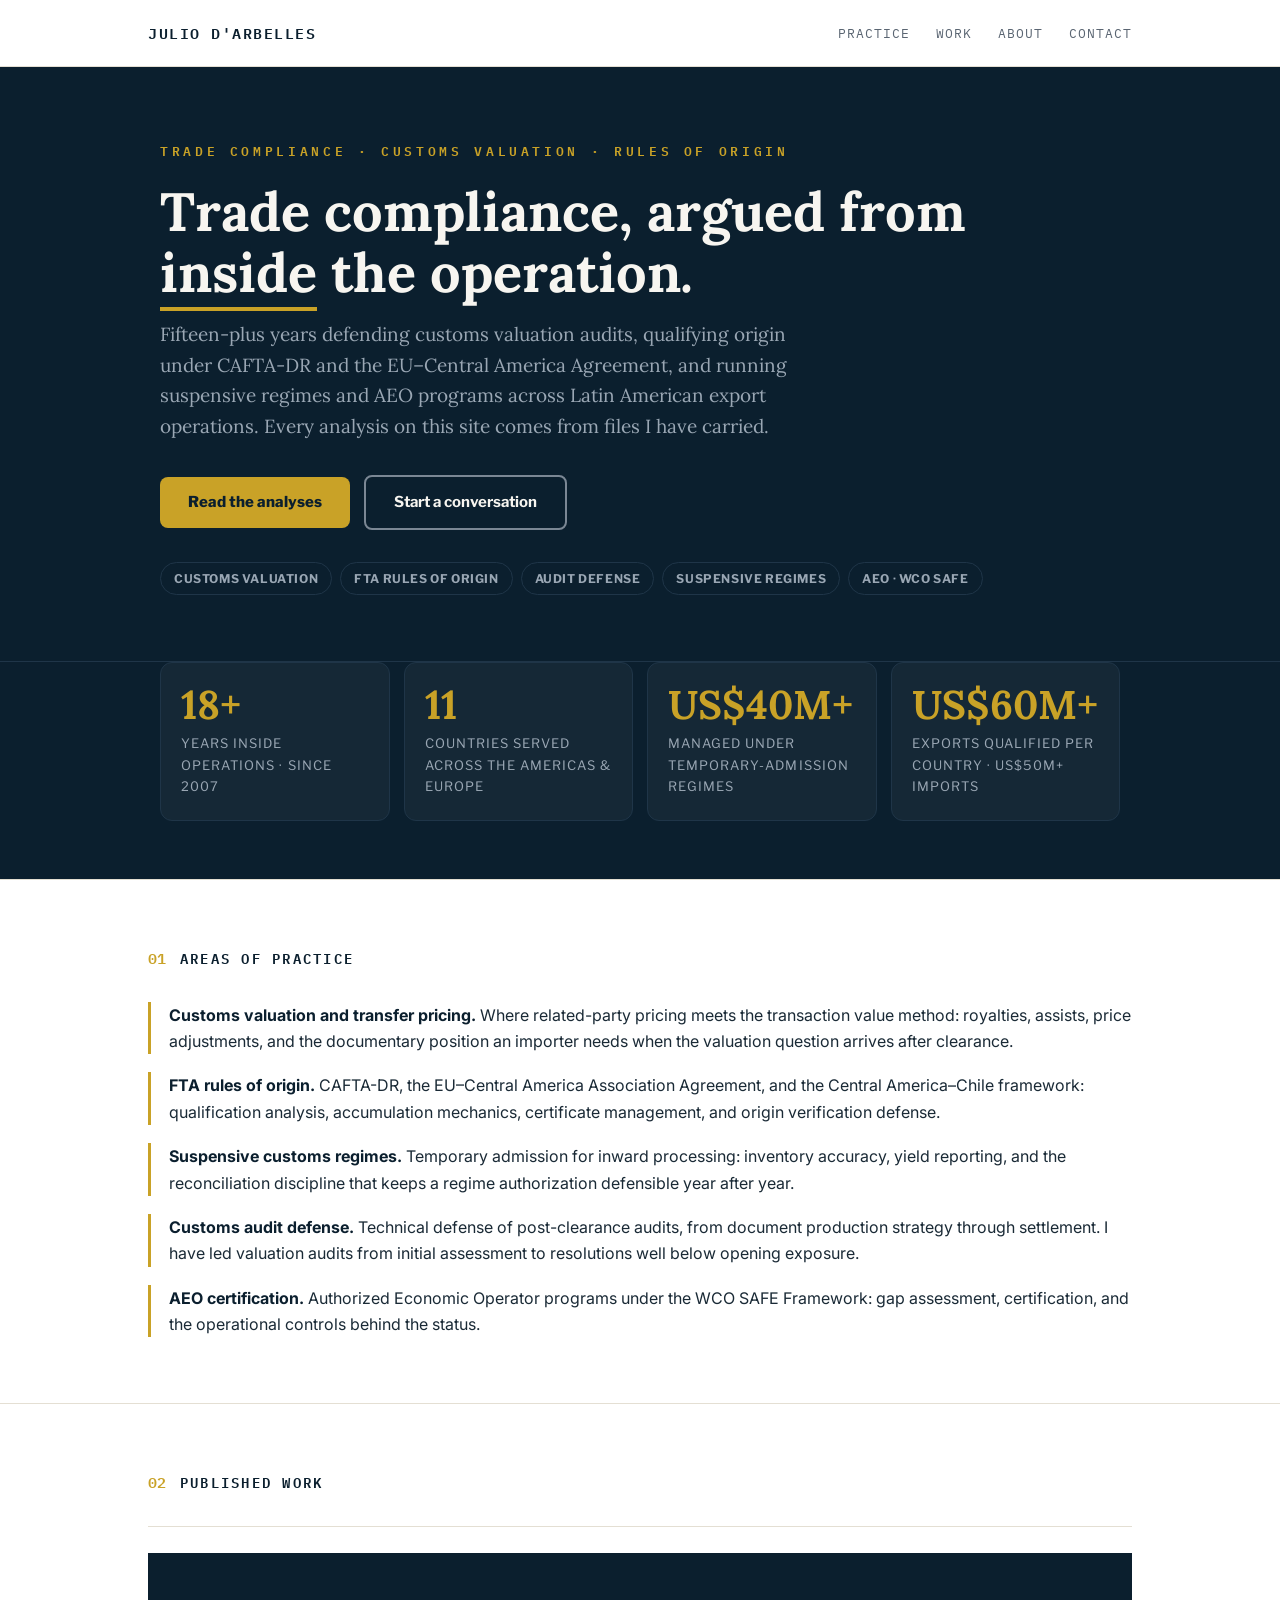
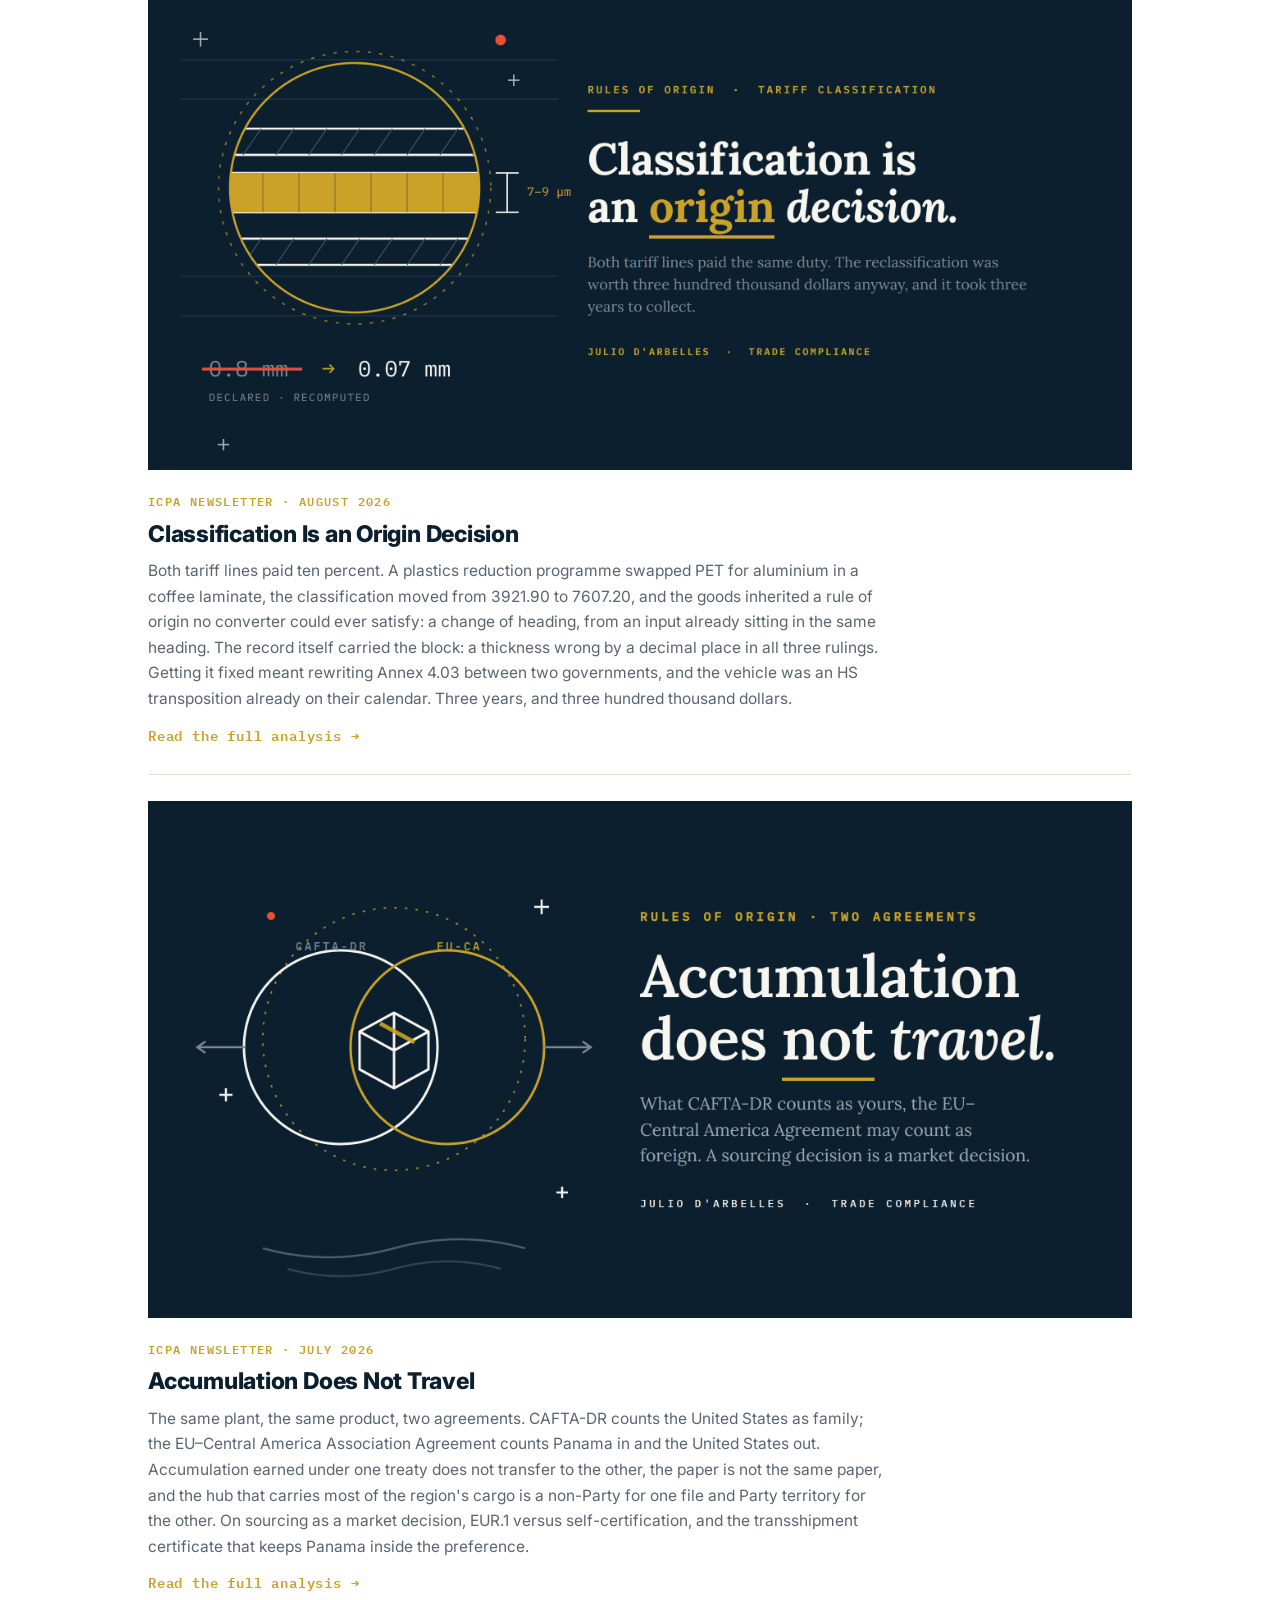
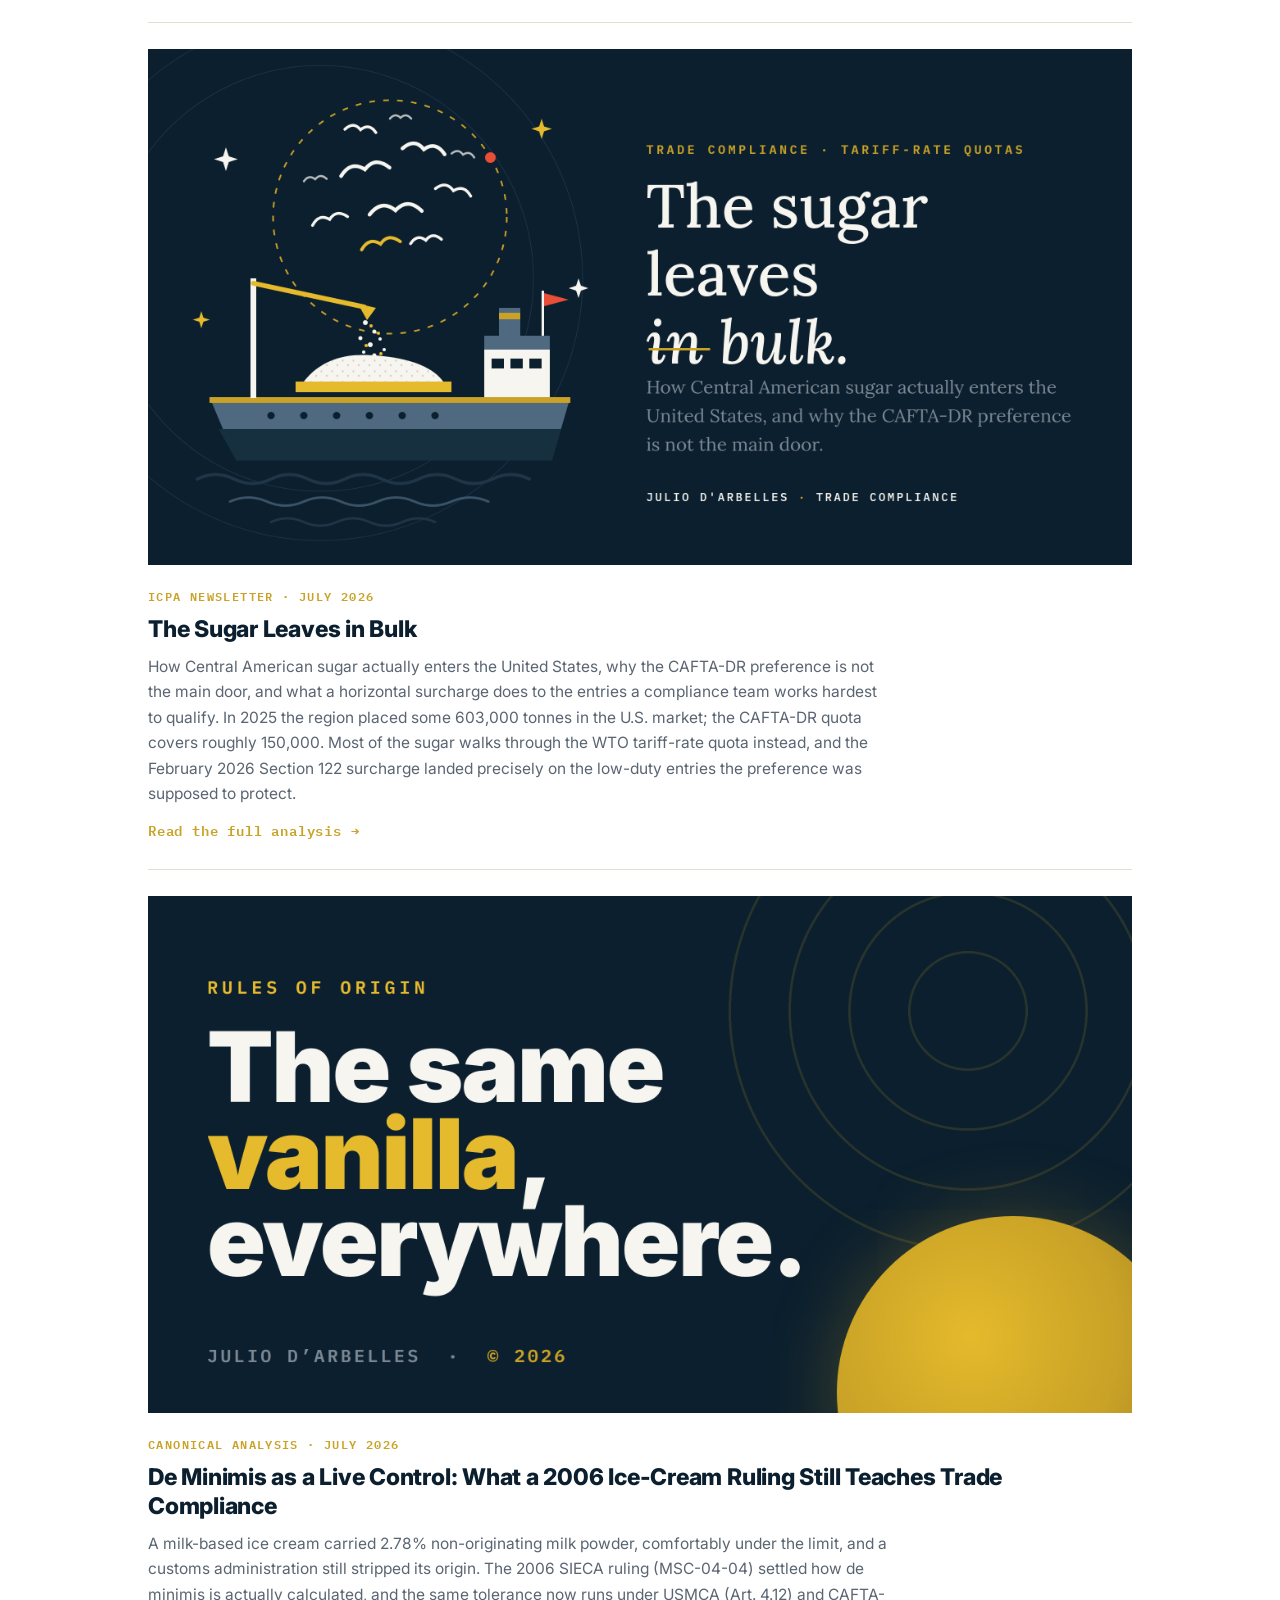
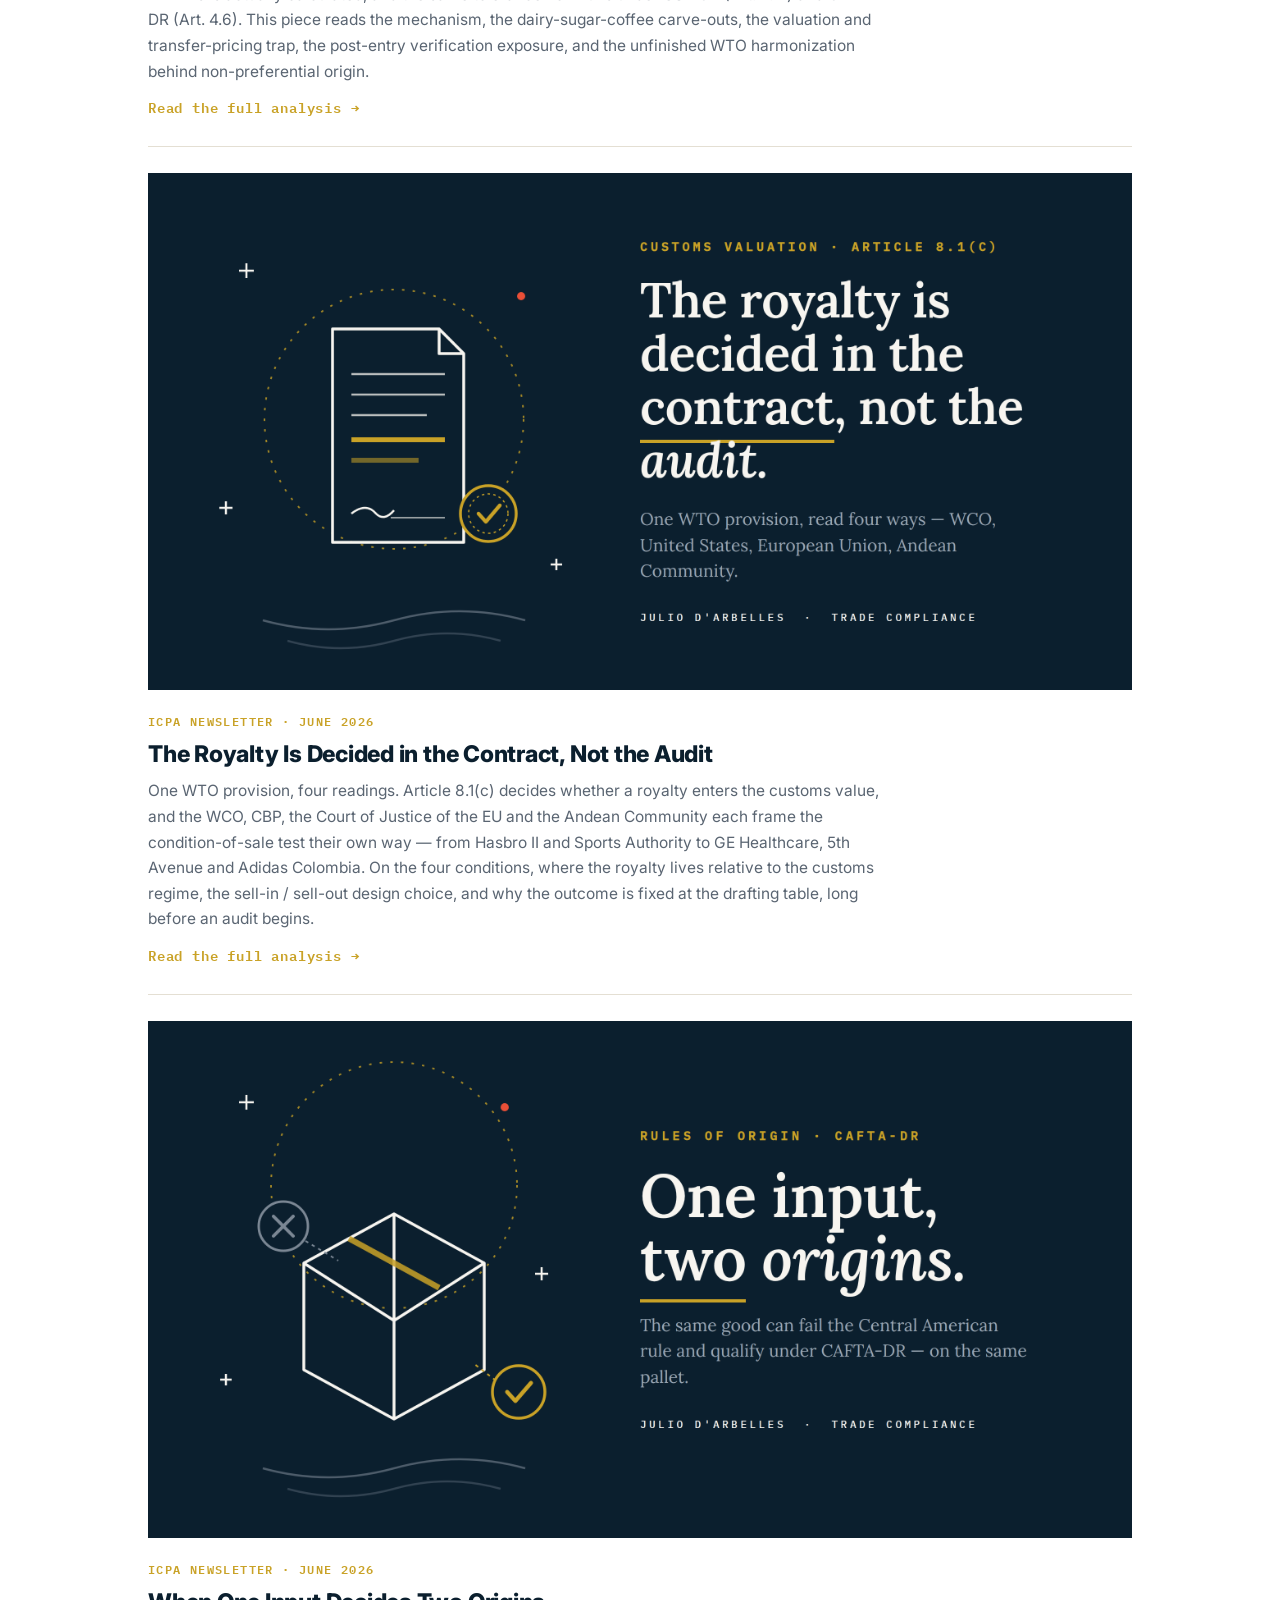
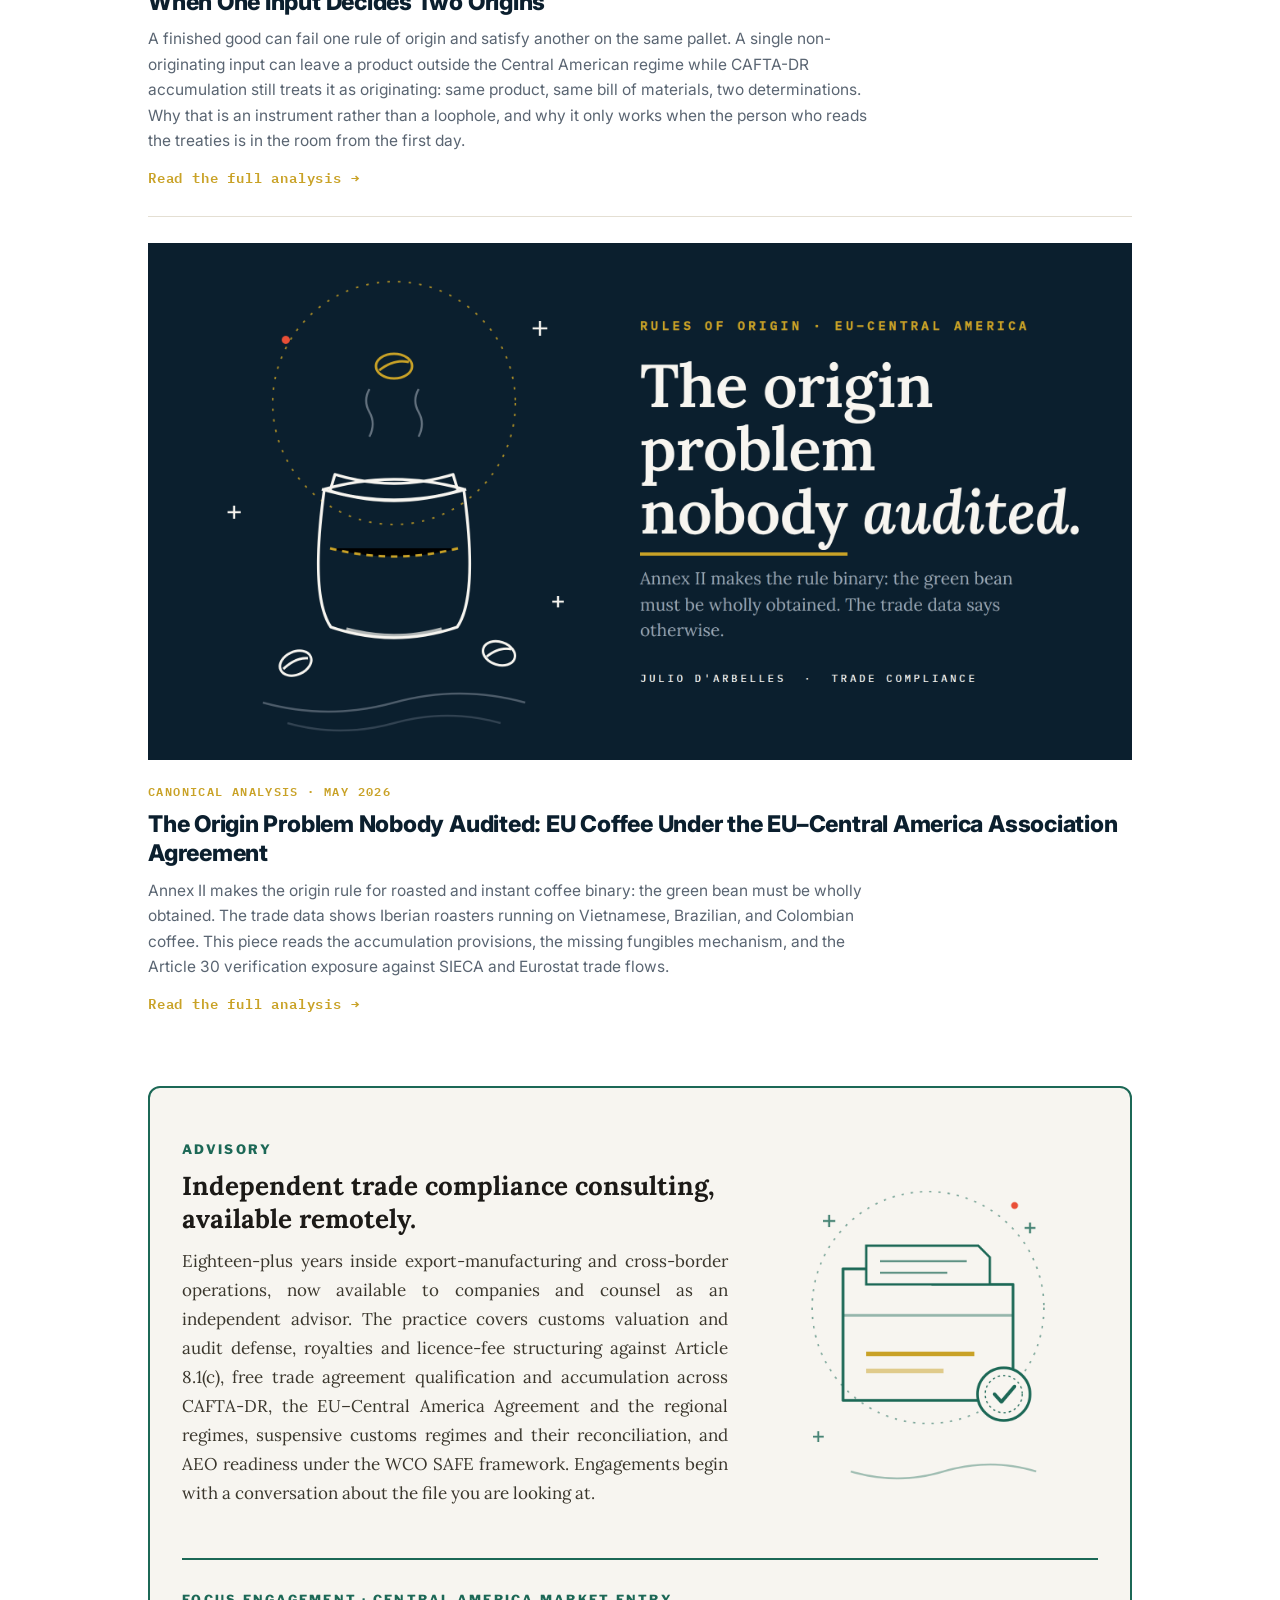
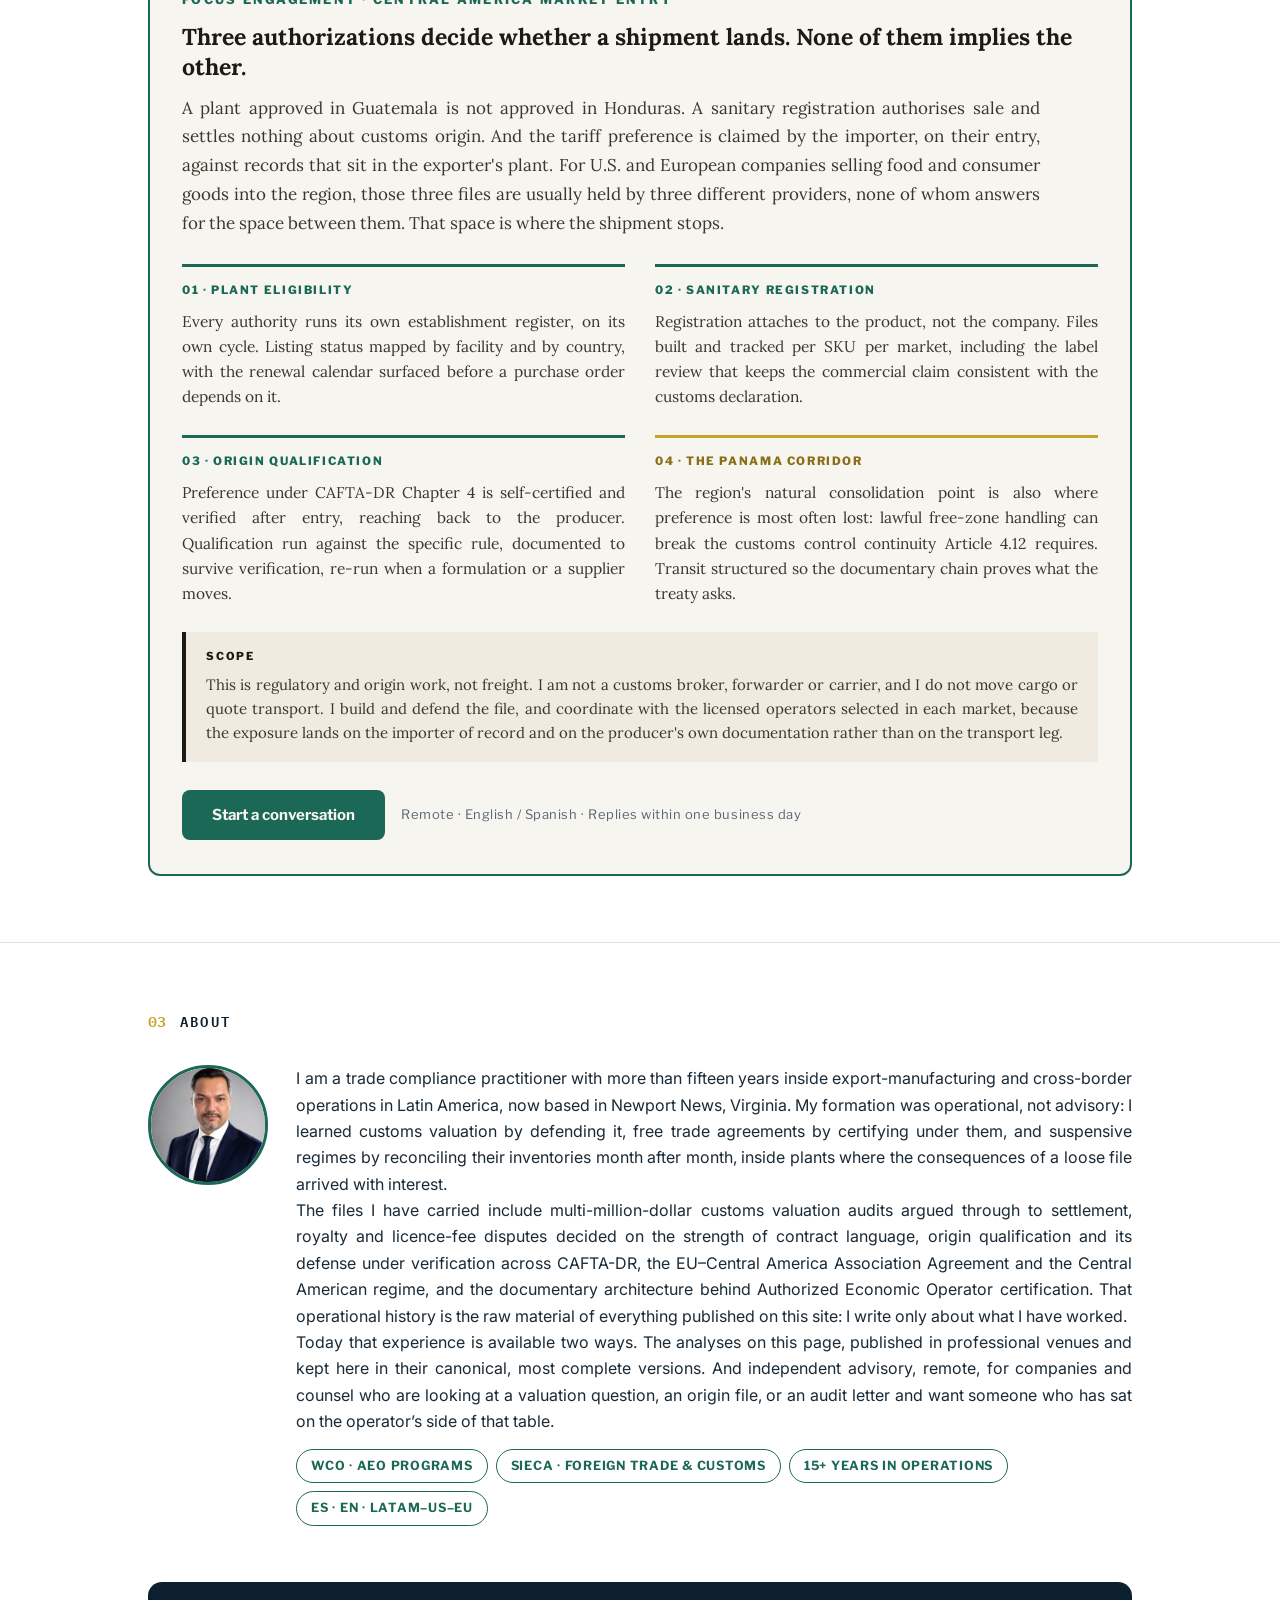
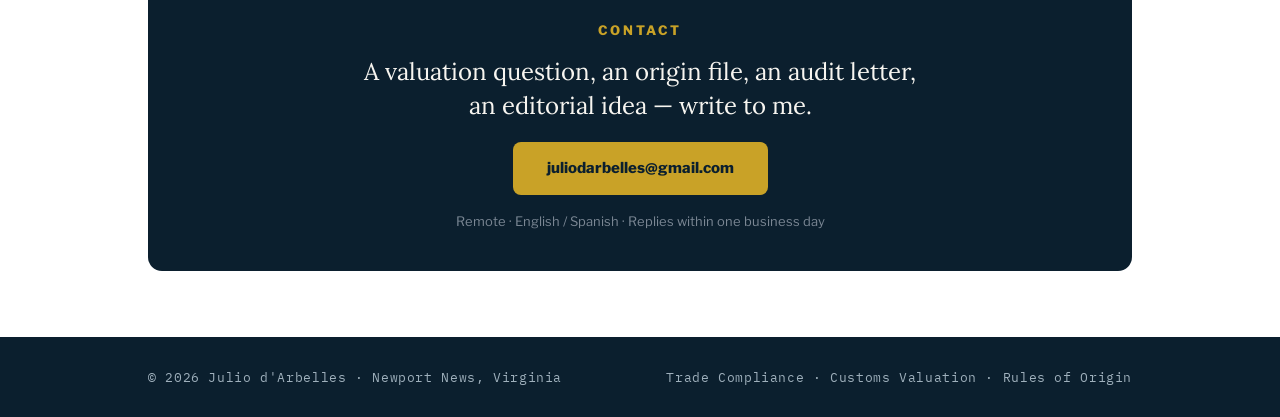
<file: index_1.html>
<!DOCTYPE html>

<html lang="en">
<head>
<meta charset="utf-8"/>
<meta content="width=device-width, initial-scale=1.0" name="viewport"/>
<title>Julio d'Arbelles — Trade Compliance · Customs Valuation · Rules of Origin</title>
<meta content="Julio d'Arbelles is a trade compliance practitioner specialized in customs valuation, FTA rules of origin (CAFTA-DR, EU–Central America Association Agreement), suspensive customs regimes, customs audit defense, and AEO certification." name="description"/>
<meta content="Julio d'Arbelles" name="author"/>
<meta content="-grRDMqv7C_BCleKpkDY3XU2n1XLF3HFQopnVKcxo4Q" name="google-site-verification"/>
<meta content="Julio d'Arbelles — Trade Compliance" property="og:title"/>
<meta content="Customs valuation, FTA rules of origin, and the audit trail behind preferential trade. Published analysis on CAFTA-DR and the EU–Central America Association Agreement." property="og:description"/>
<meta content="website" property="og:type"/>
<link href="https://juliodarbelles.github.io/" rel="canonical"/>
<link href="https://fonts.googleapis.com" rel="preconnect"/>
<link crossorigin="" href="https://fonts.gstatic.com" rel="preconnect"/>
<link href="https://fonts.googleapis.com/css2?family=Lora:ital,wght@0,400;0,600;0,700;1,400&amp;family=Libre+Franklin:wght@400;600;700;800&amp;display=swap" rel="stylesheet"/>
<link href="style.css" rel="stylesheet"/>
<script type="application/ld+json">
{
  "@context": "https://schema.org",
  "@type": "Person",
  "name": "Julio d'Arbelles",
  "jobTitle": "Trade Compliance Practitioner",
  "knowsAbout": ["Customs valuation", "Transfer pricing", "Rules of origin", "CAFTA-DR", "EU–Central America Association Agreement", "Suspensive customs regimes", "AEO certification", "Customs audit defense"],
  "sameAs": ["https://www.linkedin.com/in/juliodarbelles"],
  "address": { "@type": "PostalAddress", "addressLocality": "Newport News", "addressRegion": "VA", "addressCountry": "US" }
}
</script>
<meta content="Julio d'Arbelles — Trade Compliance · Customs Valuation · Rules of Origin" property="og:title"/><meta content="Canonical analyses on customs valuation, FTA rules of origin, tariff-rate quotas, and trade compliance across the Americas and Europe." property="og:description"/><meta content="https://juliodarbelles.github.io/site-card.png" property="og:image"/><meta content="website" property="og:type"/><link href="favicon.ico" rel="icon"/></head>
<body>
<header class="site">
<div class="wrap">
<div class="brand"><a href="index.html">JULIO D'ARBELLES</a></div>
<nav class="top">
<a href="#practice">Practice</a>
<a href="#work">Work</a>
<a href="#about">About</a>
<a href="#contact">Contact</a>
</nav>
</div>
</header>
<div class="hero-exec" style="background:#0B1F2E;padding:74px 24px 66px;">
<div style="max-width:960px;margin:0 auto;">
<div style="font-family:'IBM Plex Mono','Libre Franklin',monospace;font-size:13px;letter-spacing:.28em;color:#C9A227;font-weight:600;">TRADE COMPLIANCE · CUSTOMS VALUATION · RULES OF ORIGIN</div>
<h1 style="font-family:'Lora',serif;font-size:clamp(34px,5.4vw,54px);line-height:1.12;color:#F7F5F0;font-weight:700;margin:20px 0 16px;max-width:820px;">Trade compliance, argued from <span style="border-bottom:4px solid #C9A227;">inside</span> the operation<em>.</em></h1>
<div style="font-family:'Lora',serif;font-size:19px;line-height:1.6;color:#9AA7B4;max-width:680px;">Fifteen-plus years defending customs valuation audits, qualifying origin under CAFTA-DR and the EU–Central America Agreement, and running suspensive regimes and AEO programs across Latin American export operations. Every analysis on this site comes from files I have carried.</div>
<div style="margin-top:28px;">
<a href="#work" style="display:inline-block;margin:6px 10px 6px 0;padding:13px 28px;background:#C9A227;color:#0B1F2E;border-radius:8px;text-decoration:none;font-family:'Libre Franklin',sans-serif;font-weight:800;font-size:15px;">Read the analyses</a>
<a href="mailto:juliodarbelles@gmail.com?subject=Advisory%20inquiry" style="display:inline-block;margin:6px 0;padding:13px 28px;background:transparent;color:#F7F5F0;border:2px solid #7B8794;border-radius:8px;text-decoration:none;font-family:'Libre Franklin',sans-serif;font-weight:700;font-size:15px;">Start a conversation</a>
</div>
<div style="margin-top:26px;display:flex;flex-wrap:wrap;gap:8px;">
<span style="font-family:'Libre Franklin',sans-serif;font-size:12px;font-weight:700;letter-spacing:.05em;color:#9AA7B4;border:1px solid #1F3548;border-radius:999px;padding:6px 13px;">CUSTOMS VALUATION</span>
<span style="font-family:'Libre Franklin',sans-serif;font-size:12px;font-weight:700;letter-spacing:.05em;color:#9AA7B4;border:1px solid #1F3548;border-radius:999px;padding:6px 13px;">FTA RULES OF ORIGIN</span>
<span style="font-family:'Libre Franklin',sans-serif;font-size:12px;font-weight:700;letter-spacing:.05em;color:#9AA7B4;border:1px solid #1F3548;border-radius:999px;padding:6px 13px;">AUDIT DEFENSE</span>
<span style="font-family:'Libre Franklin',sans-serif;font-size:12px;font-weight:700;letter-spacing:.05em;color:#9AA7B4;border:1px solid #1F3548;border-radius:999px;padding:6px 13px;">SUSPENSIVE REGIMES</span>
<span style="font-family:'Libre Franklin',sans-serif;font-size:12px;font-weight:700;letter-spacing:.05em;color:#9AA7B4;border:1px solid #1F3548;border-radius:999px;padding:6px 13px;">AEO · WCO SAFE</span>
</div>
</div>
</div>
<div class="metrics" style="background:#0B1F2E;border-top:1px solid #1F3548;padding:0 24px 58px;">
<div style="max-width:960px;margin:0 auto;display:grid;grid-template-columns:repeat(auto-fit,minmax(180px,1fr));gap:14px;"><div style="background:rgba(247,245,240,.04);border:1px solid #1F3548;border-radius:12px;padding:22px 20px;">
<div style="font-family:'Lora',serif;font-size:40px;font-weight:700;color:#C9A227;line-height:1;">18+</div>
<div style="font-family:'Libre Franklin',sans-serif;font-size:13px;letter-spacing:.08em;color:#9AA7B4;margin-top:8px;">YEARS INSIDE OPERATIONS · SINCE 2007</div></div>
<div style="background:rgba(247,245,240,.04);border:1px solid #1F3548;border-radius:12px;padding:22px 20px;">
<div style="font-family:'Lora',serif;font-size:40px;font-weight:700;color:#C9A227;line-height:1;">11</div>
<div style="font-family:'Libre Franklin',sans-serif;font-size:13px;letter-spacing:.08em;color:#9AA7B4;margin-top:8px;">COUNTRIES SERVED ACROSS THE AMERICAS &amp; EUROPE</div></div>
<div style="background:rgba(247,245,240,.04);border:1px solid #1F3548;border-radius:12px;padding:22px 20px;">
<div style="font-family:'Lora',serif;font-size:40px;font-weight:700;color:#C9A227;line-height:1;">US$40M+</div>
<div style="font-family:'Libre Franklin',sans-serif;font-size:13px;letter-spacing:.08em;color:#9AA7B4;margin-top:8px;">MANAGED UNDER TEMPORARY-ADMISSION REGIMES</div></div>
<div style="background:rgba(247,245,240,.04);border:1px solid #1F3548;border-radius:12px;padding:22px 20px;">
<div style="font-family:'Lora',serif;font-size:40px;font-weight:700;color:#C9A227;line-height:1;">US$60M+</div>
<div style="font-family:'Libre Franklin',sans-serif;font-size:13px;letter-spacing:.08em;color:#9AA7B4;margin-top:8px;">EXPORTS QUALIFIED PER COUNTRY · US$50M+ IMPORTS</div></div></div>
</div>
<section id="practice">
<div class="wrap">
<div class="sec-head"><span class="sec-num">01</span><span class="sec-title">Areas of Practice</span></div>
<ul class="practice">
<li><strong>Customs valuation and transfer pricing.</strong> Where related-party pricing meets the transaction value method: royalties, assists, price adjustments, and the documentary position an importer needs when the valuation question arrives after clearance.</li>
<li><strong>FTA rules of origin.</strong> CAFTA-DR, the EU–Central America Association Agreement, and the Central America–Chile framework: qualification analysis, accumulation mechanics, certificate management, and origin verification defense.</li>
<li><strong>Suspensive customs regimes.</strong> Temporary admission for inward processing: inventory accuracy, yield reporting, and the reconciliation discipline that keeps a regime authorization defensible year after year.</li>
<li><strong>Customs audit defense.</strong> Technical defense of post-clearance audits, from document production strategy through settlement. I have led valuation audits from initial assessment to resolutions well below opening exposure.</li>
<li><strong>AEO certification.</strong> Authorized Economic Operator programs under the WCO SAFE Framework: gap assessment, certification, and the operational controls behind the status.</li>
</ul>
</div>
</section>
<section id="work">
<div class="wrap">
<div class="sec-head"><span class="sec-num">02</span><span class="sec-title">Published Work</span></div>
<div class="featured">
<a href="classification-is-an-origin-decision.html"><img alt="Classification is an origin decision — a magnified laminate cross-section with the aluminium layer in gold and the declared thickness corrected" src="laminate-cover.png" style="width:100%;height:auto;display:block;margin:0 0 22px;"/></a>
<div class="meta">ICPA NEWSLETTER · AUGUST 2026</div>
<div class="title"><a href="classification-is-an-origin-decision.html">Classification Is an Origin Decision</a></div>
<div class="desc">Both tariff lines paid ten percent. A plastics reduction programme swapped PET for aluminium in a coffee laminate, the classification moved from 3921.90 to 7607.20, and the goods inherited a rule of origin no converter could ever satisfy: a change of heading, from an input already sitting in the same heading. The record itself carried the block: a thickness wrong by a decimal place in all three rulings. Getting it fixed meant rewriting Annex 4.03 between two governments, and the vehicle was an HS transposition already on their calendar. Three years, and three hundred thousand dollars.</div>
<a class="readlink" href="classification-is-an-origin-decision.html">Read the full analysis →</a>
</div>
<div class="featured">
<a href="accumulation-does-not-travel.html"><img alt="Accumulation does not travel — cover" src="accumulation-cover.png" style="width:100%;height:auto;display:block;margin:0 0 22px;"/></a>
<div class="meta">ICPA NEWSLETTER · JULY 2026</div>
<div class="title"><a href="accumulation-does-not-travel.html">Accumulation Does Not Travel</a></div>
<div class="desc">The same plant, the same product, two agreements. CAFTA-DR counts the United States as family; the EU–Central America Association Agreement counts Panama in and the United States out. Accumulation earned under one treaty does not transfer to the other, the paper is not the same paper, and the hub that carries most of the region's cargo is a non-Party for one file and Party territory for the other. On sourcing as a market decision, EUR.1 versus self-certification, and the transshipment certificate that keeps Panama inside the preference.</div>
<a class="readlink" href="accumulation-does-not-travel.html">Read the full analysis →</a>
</div><div class="featured">
<a href="the-sugar-leaves-in-bulk.html" rel="noopener">
<img alt="The Sugar Leaves in Bulk — seagulls wheeling over the open hold of a bulk carrier loading Central American sugar" src="sugar-cover.png" style="width:100%;height:auto;display:block;margin:0 0 22px;"/>
</a>
<div class="meta">ICPA Newsletter · July 2026</div>
<div class="title"><a href="the-sugar-leaves-in-bulk.html" rel="noopener">The Sugar Leaves in Bulk</a></div>
<div class="desc">How Central American sugar actually enters the United States, why the CAFTA-DR preference is not the main door, and what a horizontal surcharge does to the entries a compliance team works hardest to qualify. In 2025 the region placed some 603,000 tonnes in the U.S. market; the CAFTA-DR quota covers roughly 150,000. Most of the sugar walks through the WTO tariff-rate quota instead, and the February 2026 Section 122 surcharge landed precisely on the low-duty entries the preference was supposed to protect.</div>
<a class="readlink" href="the-sugar-leaves-in-bulk.html" rel="noopener">Read the full analysis →</a>
</div>
<div class="featured"><a href="de-minimis-a-live-control.html"><img alt="De Minimis as a Live Control — the tolerance rule illustrated in the Trust Authority visual line" src="de-minimis-cover.png" style="width:100%;height:auto;display:block;margin:0 0 22px;"/></a>
<div class="meta">Canonical Analysis · July 2026</div>
<div class="title"><a href="de-minimis-a-live-control.html">De Minimis as a Live Control: What a 2006 Ice-Cream Ruling Still Teaches Trade Compliance</a></div>
<div class="desc">A milk-based ice cream carried 2.78% non-originating milk powder, comfortably under the limit, and a customs administration still stripped its origin. The 2006 SIECA ruling (MSC-04-04) settled how de minimis is actually calculated, and the same tolerance now runs under USMCA (Art. 4.12) and CAFTA-DR (Art. 4.6). This piece reads the mechanism, the dairy-sugar-coffee carve-outs, the valuation and transfer-pricing trap, the post-entry verification exposure, and the unfinished WTO harmonization behind non-preferential origin.</div>
<a class="readlink" href="de-minimis-a-live-control.html">Read the full analysis →</a>
</div>
<div class="featured">
<a href="the-royalty-is-decided-in-the-contract.html"><img alt="The royalty is decided in the contract, not the audit — cover" src="royalty-cover.png" style="width:100%;height:auto;display:block;margin:0 0 22px;"/></a>
<div class="meta">ICPA NEWSLETTER · JUNE 2026</div>
<div class="title"><a href="the-royalty-is-decided-in-the-contract.html">The Royalty Is Decided in the Contract, Not the Audit</a></div>
<div class="desc">One WTO provision, four readings. Article 8.1(c) decides whether a royalty enters the customs value, and the WCO, CBP, the Court of Justice of the EU and the Andean Community each frame the condition-of-sale test their own way — from Hasbro II and Sports Authority to GE Healthcare, 5th Avenue and Adidas Colombia. On the four conditions, where the royalty lives relative to the customs regime, the sell-in / sell-out design choice, and why the outcome is fixed at the drafting table, long before an audit begins.</div>
<a class="readlink" href="the-royalty-is-decided-in-the-contract.html">Read the full analysis →</a>
</div><div class="featured"><a href="when-one-input-decides-two-origins.html"><img alt="One input, two origins — an isometric carton judged under two origin regimes" src="two-origins-cover.png" style="width:100%;height:auto;display:block;margin:0 0 22px;"/></a>
<div class="meta">ICPA Newsletter · June 2026</div>
<div class="title"><a href="when-one-input-decides-two-origins.html" rel="noopener">When One Input Decides Two Origins</a></div>
<div class="desc">A finished good can fail one rule of origin and satisfy another on the same pallet. A single non-originating input can leave a product outside the Central American regime while CAFTA-DR accumulation still treats it as originating: same product, same bill of materials, two determinations. Why that is an instrument rather than a loophole, and why it only works when the person who reads the treaties is in the room from the first day.</div>
<a class="readlink" href="when-one-input-decides-two-origins.html" rel="noopener">Read the full analysis →</a>
</div>
<div class="featured"><a href="eu-central-america-coffee-origin.html"><img alt="The origin problem nobody audited — a coffee sack and beans under the EU–Central America Agreement" src="coffee-cover.png" style="width:100%;height:auto;display:block;margin:0 0 22px;"/></a>
<div class="meta">Canonical Analysis · May 2026</div>
<div class="title"><a href="eu-central-america-coffee-origin.html">The Origin Problem Nobody Audited: EU Coffee Under the EU–Central America Association Agreement</a></div>
<div class="desc">Annex II makes the origin rule for roasted and instant coffee binary: the green bean must be wholly obtained. The trade data shows Iberian roasters running on Vietnamese, Brazilian, and Colombian coffee. This piece reads the accumulation provisions, the missing fungibles mechanism, and the Article 30 verification exposure against SIECA and Eurostat trade flows.</div>
<a class="readlink" href="eu-central-america-coffee-origin.html">Read the full analysis →</a>
</div>
<div class="advisory" id="advisory" style="margin-top:44px;padding:34px 32px;border:2px solid #1C6856;border-radius:12px;background:#F7F5F0;">
<div style="display:flex;gap:30px;align-items:center;flex-wrap:wrap;">
<div style="flex:1.5;min-width:300px;">
<div style="font-family:'Libre Franklin',sans-serif;font-weight:800;letter-spacing:.18em;font-size:13px;color:#1C6856;text-transform:uppercase;">Advisory</div>
<div style="font-family:'Lora',serif;font-size:26px;font-weight:700;color:#1C1A17;margin:10px 0 12px;line-height:1.25;">Independent trade compliance consulting, available remotely.</div>
<div style="font-family:'Lora',serif;font-size:17px;line-height:1.7;color:#3a362c;text-align:justify;">
Eighteen-plus years inside export-manufacturing and cross-border operations, now available to companies and counsel as an independent advisor. The practice covers customs valuation and audit defense, royalties and licence-fee structuring against Article 8.1(c), free trade agreement qualification and accumulation across CAFTA-DR, the EU–Central America Agreement and the regional regimes, suspensive customs regimes and their reconciliation, and AEO readiness under the WCO SAFE framework. Engagements begin with a conversation about the file you are looking at.
</div>
</div>
<div style="flex:1;min-width:220px;max-width:340px;margin:0 auto;">
<img alt="A compliance file with a highlighted clause and a verification seal" src="advisory-art.png" style="width:100%;height:auto;display:block;"/>
</div>
</div>

<div style="margin-top:34px;padding-top:30px;border-top:2px solid #1C6856;">
<div style="font-family:'Libre Franklin',sans-serif;font-weight:800;letter-spacing:.18em;font-size:12.5px;color:#1C6856;text-transform:uppercase;">Focus engagement · Central America market entry</div>
<div style="font-family:'Lora',serif;font-size:23px;font-weight:700;color:#1C1A17;margin:11px 0 12px;line-height:1.3;">Three authorizations decide whether a shipment lands. None of them implies the other.</div>
<div style="font-family:'Lora',serif;font-size:17px;line-height:1.7;color:#3a362c;text-align:justify;max-width:78ch;">
A plant approved in Guatemala is not approved in Honduras. A sanitary registration authorises sale and settles nothing about customs origin. And the tariff preference is claimed by the importer, on their entry, against records that sit in the exporter's plant. For U.S. and European companies selling food and consumer goods into the region, those three files are usually held by three different providers, none of whom answers for the space between them. That space is where the shipment stops.
</div>

<div style="display:grid;grid-template-columns:repeat(auto-fit,minmax(290px,1fr));gap:26px 30px;margin-top:26px;">

<div style="border-top:3px solid #1C6856;padding-top:14px;">
<div style="font-family:'Libre Franklin',sans-serif;font-weight:800;font-size:11.5px;letter-spacing:.14em;color:#1C6856;text-transform:uppercase;">01 · Plant eligibility</div>
<div style="font-family:'Lora',serif;font-size:15.5px;line-height:1.62;color:#3a362c;margin-top:9px;text-align:justify;">Every authority runs its own establishment register, on its own cycle. Listing status mapped by facility and by country, with the renewal calendar surfaced before a purchase order depends on it.</div>
</div>

<div style="border-top:3px solid #1C6856;padding-top:14px;">
<div style="font-family:'Libre Franklin',sans-serif;font-weight:800;font-size:11.5px;letter-spacing:.14em;color:#1C6856;text-transform:uppercase;">02 · Sanitary registration</div>
<div style="font-family:'Lora',serif;font-size:15.5px;line-height:1.62;color:#3a362c;margin-top:9px;text-align:justify;">Registration attaches to the product, not the company. Files built and tracked per SKU per market, including the label review that keeps the commercial claim consistent with the customs declaration.</div>
</div>

<div style="border-top:3px solid #1C6856;padding-top:14px;">
<div style="font-family:'Libre Franklin',sans-serif;font-weight:800;font-size:11.5px;letter-spacing:.14em;color:#1C6856;text-transform:uppercase;">03 · Origin qualification</div>
<div style="font-family:'Lora',serif;font-size:15.5px;line-height:1.62;color:#3a362c;margin-top:9px;text-align:justify;">Preference under CAFTA-DR Chapter 4 is self-certified and verified after entry, reaching back to the producer. Qualification run against the specific rule, documented to survive verification, re-run when a formulation or a supplier moves.</div>
</div>

<div style="border-top:3px solid #C9A227;padding-top:14px;">
<div style="font-family:'Libre Franklin',sans-serif;font-weight:800;font-size:11.5px;letter-spacing:.14em;color:#8a6f18;text-transform:uppercase;">04 · The Panama corridor</div>
<div style="font-family:'Lora',serif;font-size:15.5px;line-height:1.62;color:#3a362c;margin-top:9px;text-align:justify;">The region's natural consolidation point is also where preference is most often lost: lawful free-zone handling can break the customs control continuity Article 4.12 requires. Transit structured so the documentary chain proves what the treaty asks.</div>
</div>

</div>

<div style="margin-top:26px;padding:16px 20px;background:#EFEBE0;border-left:4px solid #1C1A17;font-family:'Lora',serif;font-size:15px;line-height:1.62;color:#3a362c;text-align:justify;">
<span style="font-family:'Libre Franklin',sans-serif;font-weight:800;font-size:11px;letter-spacing:.16em;color:#1C1A17;text-transform:uppercase;display:block;margin-bottom:7px;">Scope</span>
This is regulatory and origin work, not freight. I am not a customs broker, forwarder or carrier, and I do not move cargo or quote transport. I build and defend the file, and coordinate with the licensed operators selected in each market, because the exposure lands on the importer of record and on the producer's own documentation rather than on the transport leg.
</div>

<div style="margin-top:28px;display:flex;gap:16px;align-items:center;flex-wrap:wrap;">
<a href="mailto:juliodarbelles@gmail.com?subject=Advisory%20inquiry%20%E2%80%94%20juliodarbelles.github.io" style="display:inline-block;padding:13px 30px;background:#1C6856;color:#F7F5F0;border-radius:8px;text-decoration:none;font-family:'Libre Franklin',sans-serif;font-weight:700;font-size:15px;">Start a conversation</a>
<span style="font-family:'Libre Franklin',sans-serif;font-size:13px;color:#5A6572;letter-spacing:.04em;">Remote · English / Spanish · Replies within one business day</span>
</div>

</div>
</div>
</div>
</section>
<section id="about">
<div class="wrap">
<div class="sec-head"><span class="sec-num">03</span><span class="sec-title">About</span></div>
<div class="bio-modern" style="display:flex;gap:28px;align-items:flex-start;flex-wrap:wrap;">
<img alt="Julio d'Arbelles" src="author_1.jpg" style="width:120px;height:120px;border-radius:50%;object-fit:cover;border:3px solid #1C6856;flex:0 0 120px;"/>
<div style="flex:1;min-width:280px;">
<p class="body" style="margin-top:0;;text-align:justify;">I am a trade compliance practitioner with more than fifteen years inside export-manufacturing and cross-border operations in Latin America, now based in Newport News, Virginia. My formation was operational, not advisory: I learned customs valuation by defending it, free trade agreements by certifying under them, and suspensive regimes by reconciling their inventories month after month, inside plants where the consequences of a loose file arrived with interest.</p>
<p class="body" style="text-align:justify;">The files I have carried include multi-million-dollar customs valuation audits argued through to settlement, royalty and licence-fee disputes decided on the strength of contract language, origin qualification and its defense under verification across CAFTA-DR, the EU–Central America Association Agreement and the Central American regime, and the documentary architecture behind Authorized Economic Operator certification. That operational history is the raw material of everything published on this site: I write only about what I have worked.</p>
<p class="body" style="text-align:justify;">Today that experience is available two ways. The analyses on this page, published in professional venues and kept here in their canonical, most complete versions. And independent advisory, remote, for companies and counsel who are looking at a valuation question, an origin file, or an audit letter and want someone who has sat on the operator’s side of that table.</p>
<div style="margin-top:14px;display:flex;flex-wrap:wrap;gap:8px;">
<span style="font-family:'Libre Franklin',sans-serif;font-size:12.5px;font-weight:700;letter-spacing:.06em;color:#1C6856;border:1.5px solid #1C6856;border-radius:999px;padding:6px 14px;">WCO · AEO PROGRAMS</span>
<span style="font-family:'Libre Franklin',sans-serif;font-size:12.5px;font-weight:700;letter-spacing:.06em;color:#1C6856;border:1.5px solid #1C6856;border-radius:999px;padding:6px 14px;">SIECA · FOREIGN TRADE &amp; CUSTOMS</span>
<span style="font-family:'Libre Franklin',sans-serif;font-size:12.5px;font-weight:700;letter-spacing:.06em;color:#1C6856;border:1.5px solid #1C6856;border-radius:999px;padding:6px 14px;">15+ YEARS IN OPERATIONS</span>
<span style="font-family:'Libre Franklin',sans-serif;font-size:12.5px;font-weight:700;letter-spacing:.06em;color:#1C6856;border:1.5px solid #1C6856;border-radius:999px;padding:6px 14px;">ES · EN · LATAM–US–EU</span>
</div>
</div>
</div>
<div class="contact-block" id="contact" style="margin-top:56px;padding:38px 32px;border-radius:14px;background:#0B1F2E;text-align:center;">
<div style="font-family:'Libre Franklin',sans-serif;font-weight:800;letter-spacing:.2em;font-size:13px;color:#C9A227;text-transform:uppercase;">Contact</div>
<div style="font-family:'Lora',serif;font-size:24px;color:#F7F5F0;margin:14px auto 8px;max-width:560px;line-height:1.4;">A valuation question, an origin file, an audit letter, an editorial idea — write to me.</div>
<div style="margin-top:20px;">
<a href="mailto:juliodarbelles@gmail.com?subject=Contact%20%E2%80%94%20juliodarbelles.github.io" style="display:inline-block;padding:14px 34px;background:#C9A227;color:#0B1F2E;border-radius:8px;text-decoration:none;font-family:'Libre Franklin',sans-serif;font-weight:800;font-size:15px;">juliodarbelles@gmail.com</a>
</div>
<div style="font-family:'Libre Franklin',sans-serif;font-size:13px;color:#7B8794;margin-top:16px;">Remote · English / Spanish · Replies within one business day</div>
</div></div>
</section>
<footer class="site">
<div class="wrap">
<span>© 2026 Julio d'Arbelles · Newport News, Virginia</span>
<span>Trade Compliance · Customs Valuation · Rules of Origin</span>
</div>
</footer>
</body>
</html>
</file>
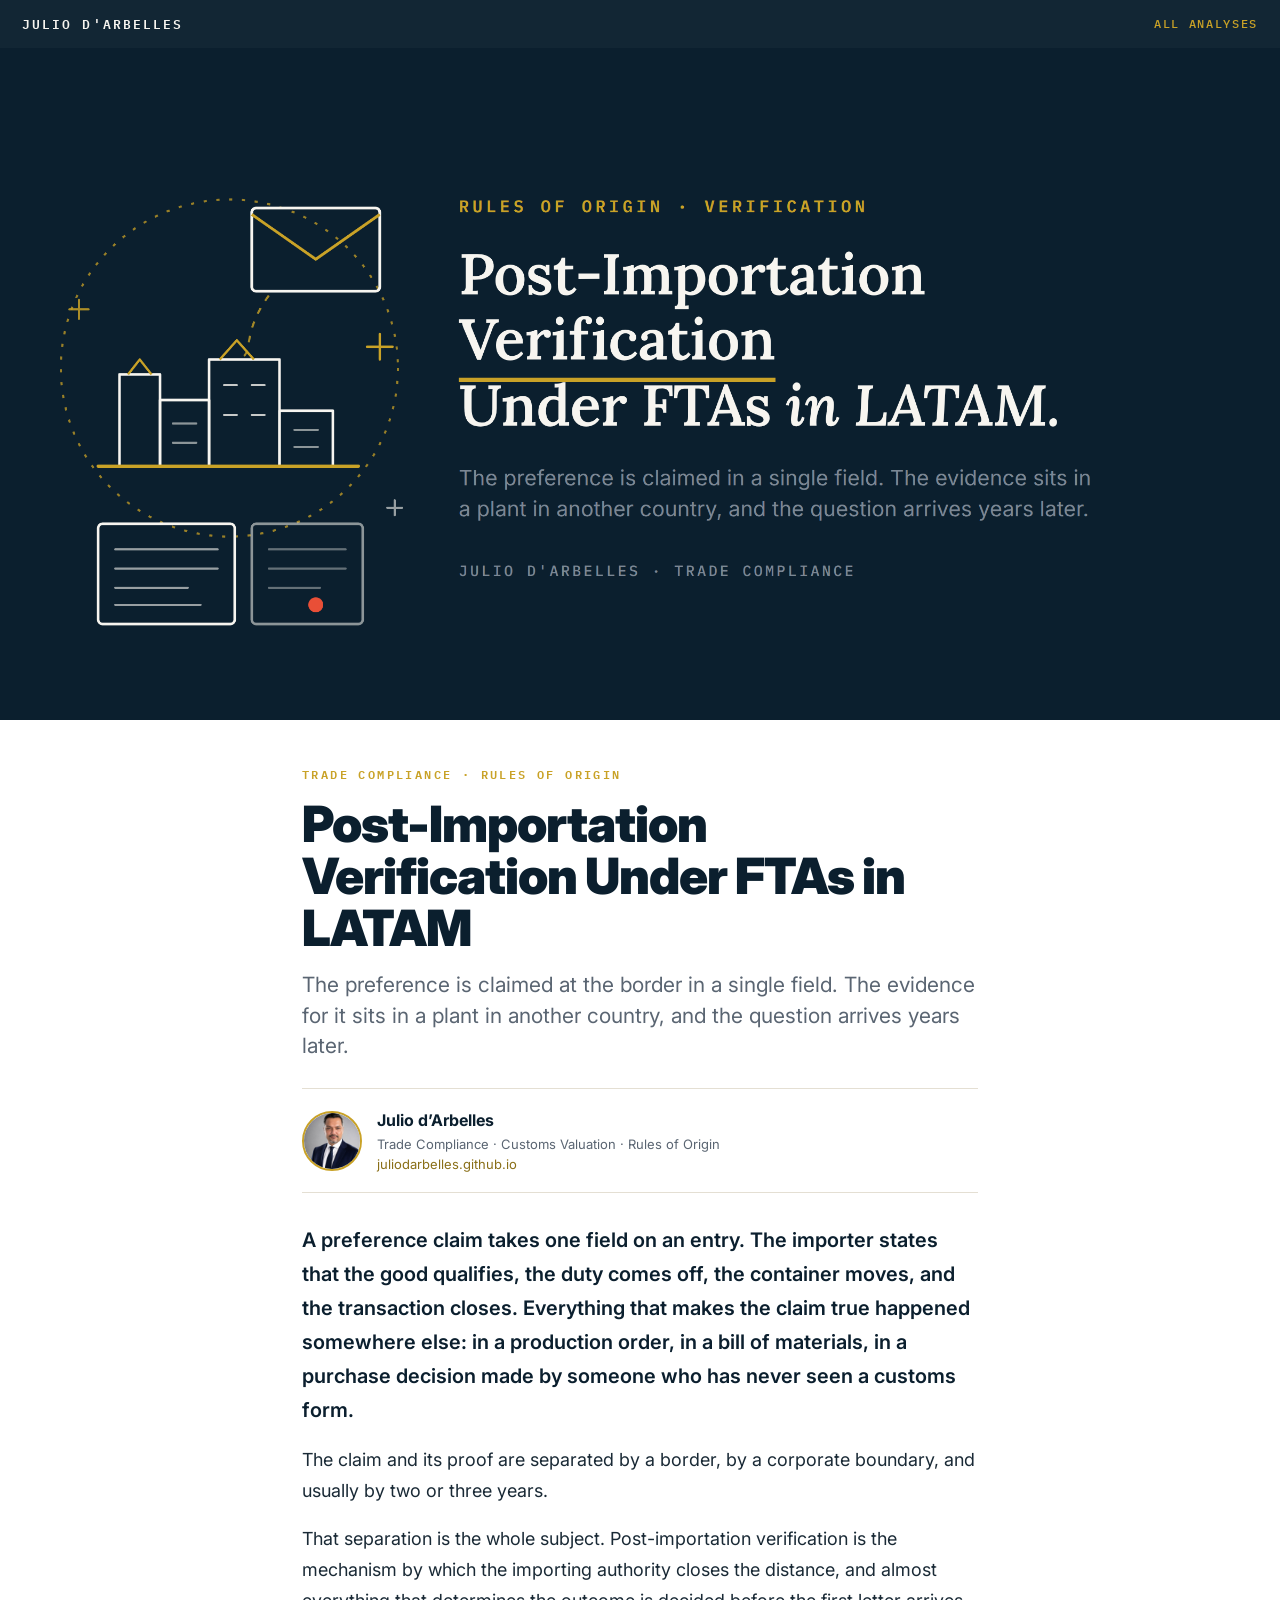
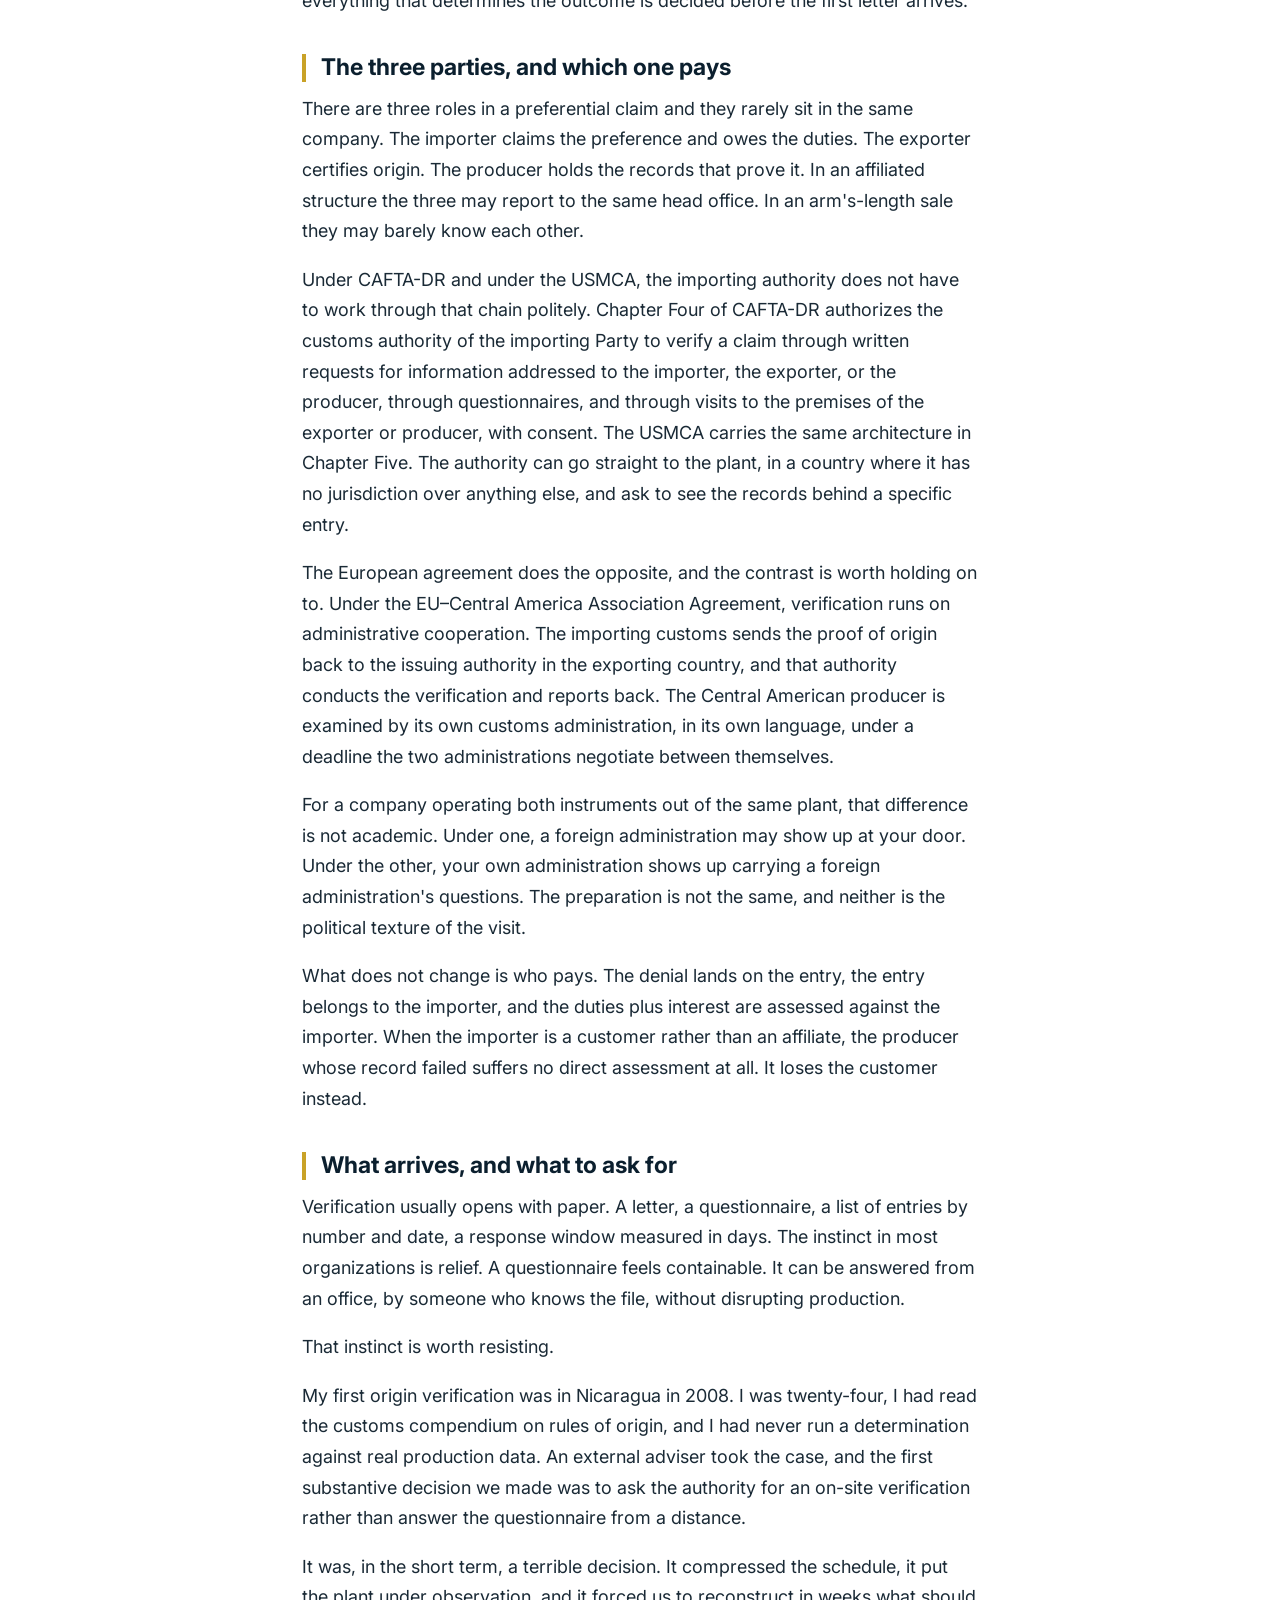
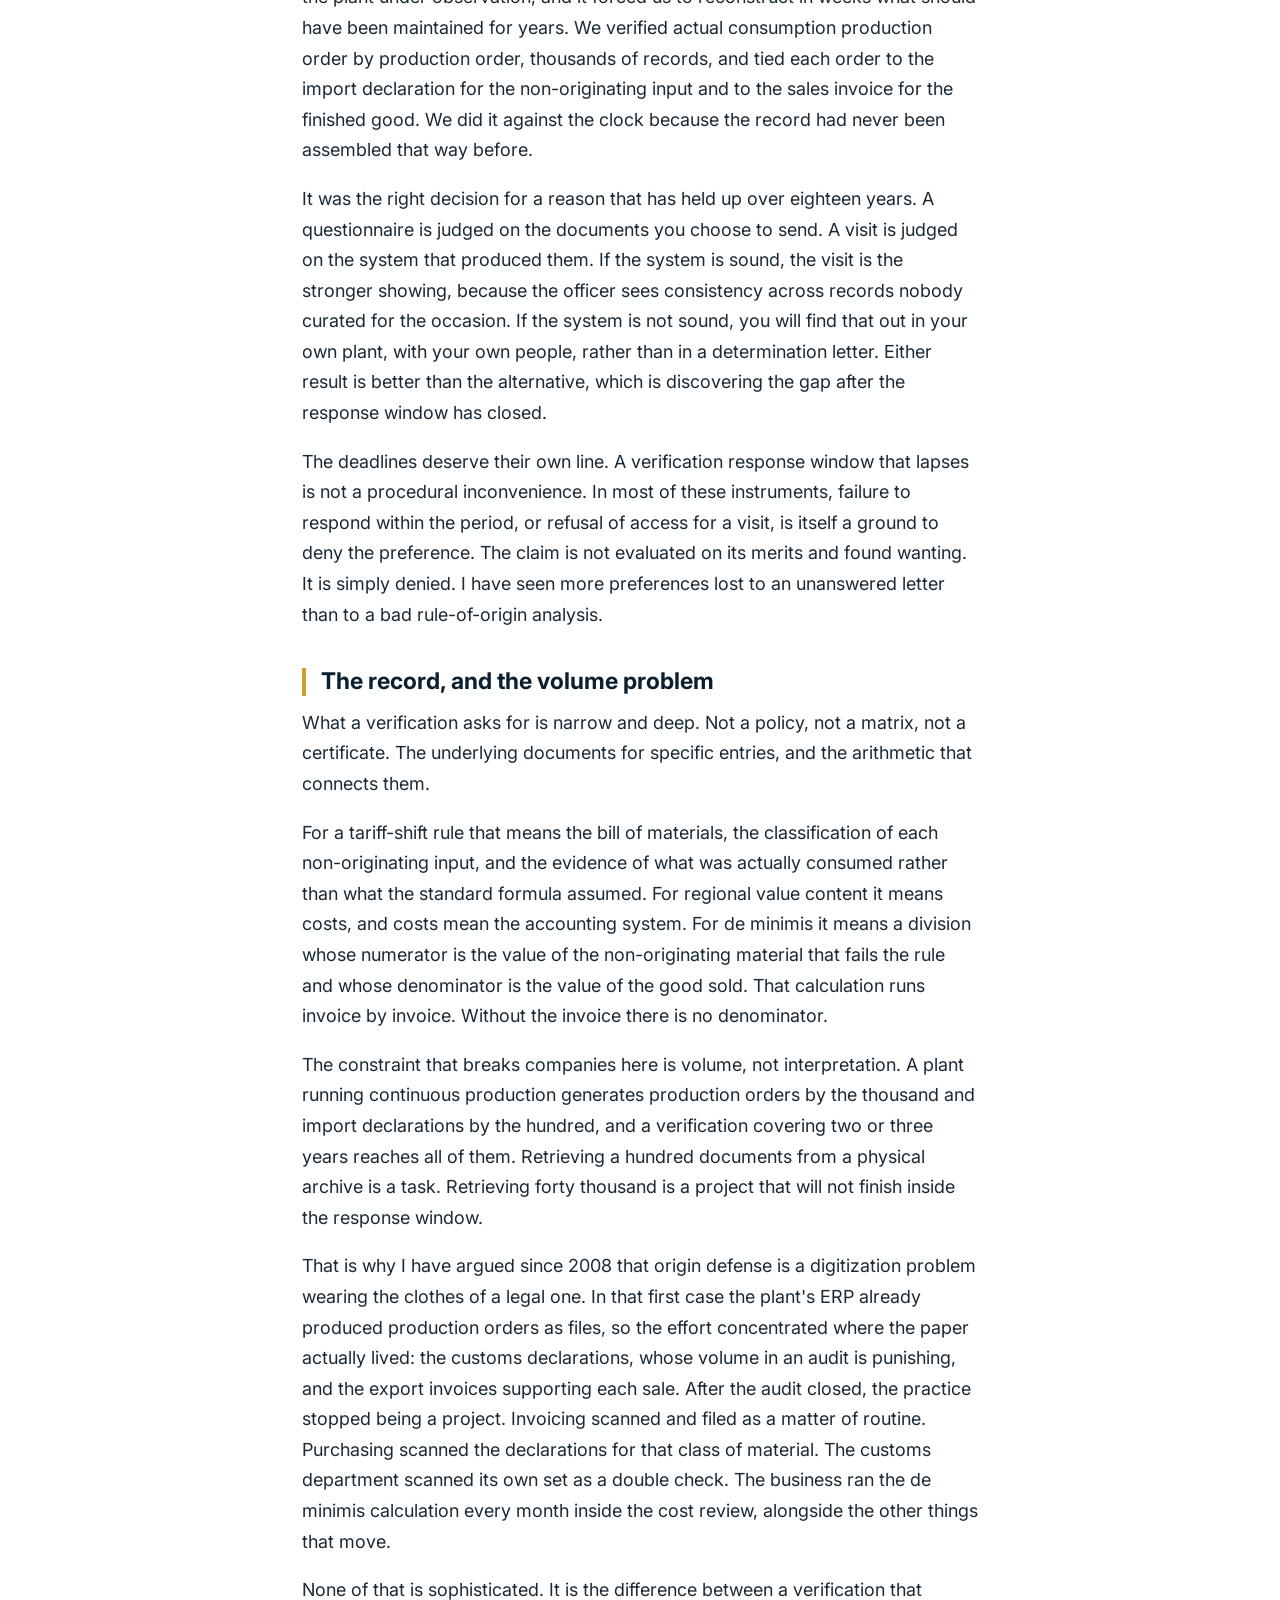
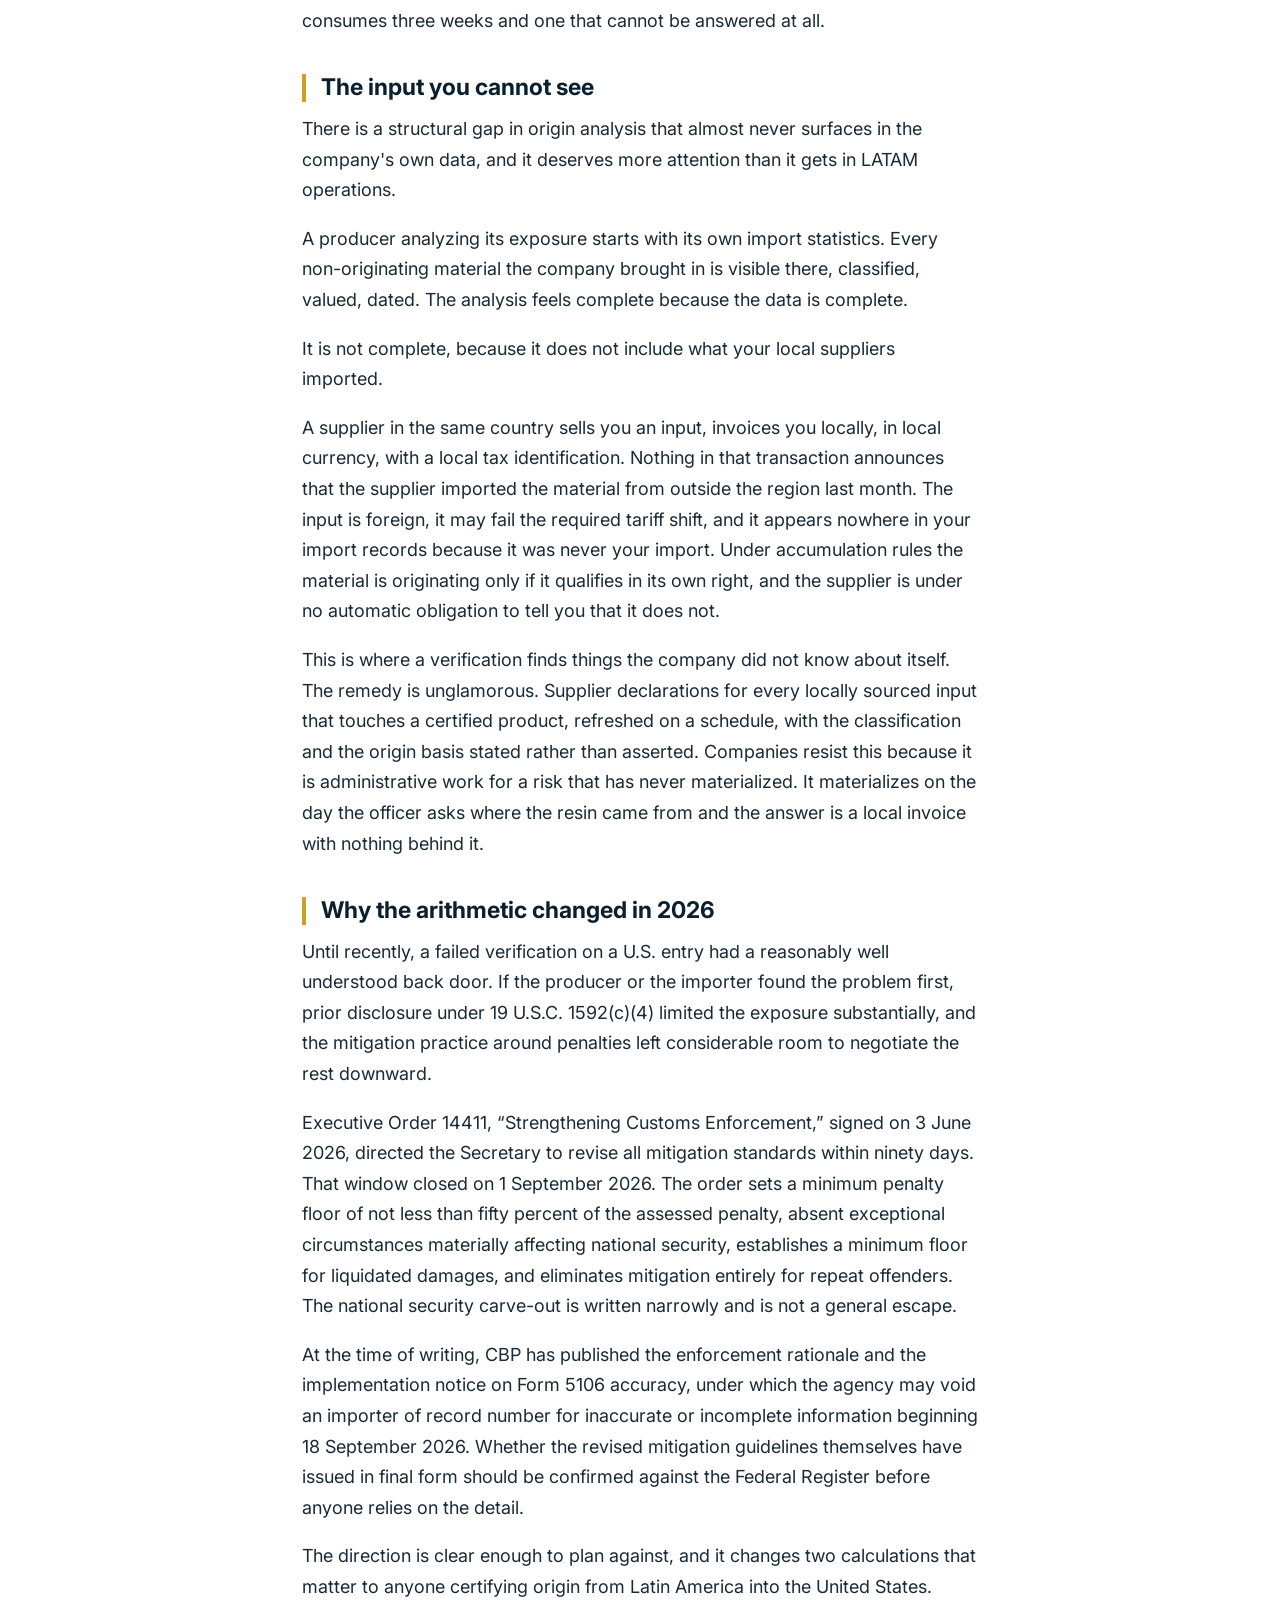
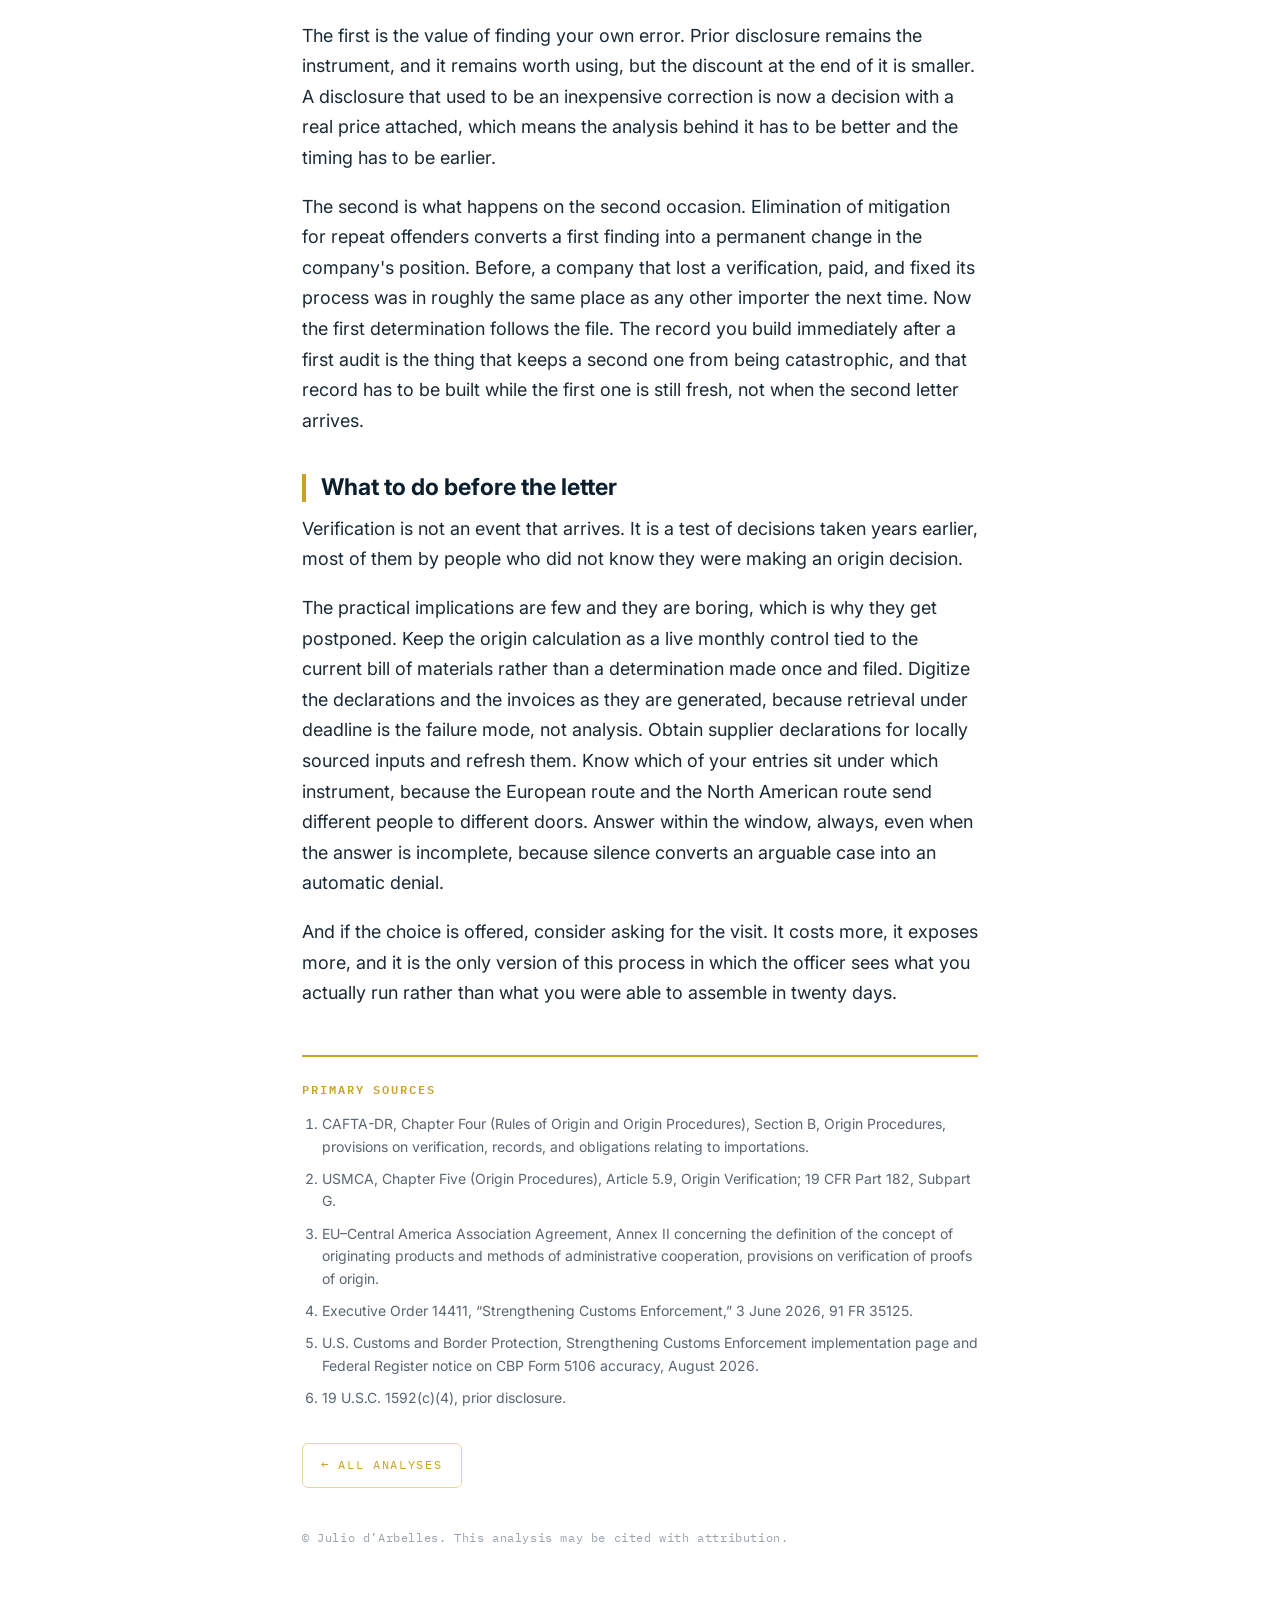
<file: post-importation-verification-under-ftas-in-latam.html>
<!doctype html>
<html lang="en">
<head>
<meta charset="utf-8">
<meta name="viewport" content="width=device-width, initial-scale=1">
<title>Post-Importation Verification Under FTAs in LATAM — Julio d'Arbelles</title>
<meta name="description" content="How origin verification reaches the producer under CAFTA-DR and the EU-Central America Association Agreement, what the record has to show, and the supplier import gap the company&#39;s own data never reveals.">
<link rel="canonical" href="https://juliodarbelles.github.io/post-importation-verification-under-ftas-in-latam.html">
<meta property="og:title" content="Post-Importation Verification Under FTAs in LATAM">
<meta property="og:description" content="How origin verification reaches the producer under CAFTA-DR and the EU-Central America Association Agreement, what the record has to show, and the supplier import gap the company&#39;s own data never reveals.">
<meta property="og:image" content="verification-cover.png">
<meta property="og:type" content="article">
<link rel="preconnect" href="https://fonts.googleapis.com">
<link rel="preconnect" href="https://fonts.gstatic.com" crossorigin>
<link href="https://fonts.googleapis.com/css2?family=Inter:wght@400;600;700;900&family=IBM+Plex+Mono:wght@500;600&display=swap" rel="stylesheet">
<style>
:root{--navy:#0B1F2E;--gold:#C9A227;--goldd:#8a6f18;--slate:#5A6572;--hair:#E4DFD3;--ink:#1A2A36;--cream:#F7F5F0;}
*{margin:0;padding:0;box-sizing:border-box;}
body{font-family:'Inter',system-ui,sans-serif;color:var(--ink);background:#fff;line-height:1.7;-webkit-font-smoothing:antialiased;}
a{color:var(--goldd);}
.hero{width:100%;display:block;}
.hero img{width:100%;height:auto;display:block;}
.wrap{max-width:720px;margin:0 auto;padding:0 22px 80px;}
.eyebrow{font-family:'IBM Plex Mono',monospace;font-weight:600;letter-spacing:.2em;text-transform:uppercase;font-size:12px;color:var(--gold);margin-top:44px;}
h1{font-weight:900;font-size:clamp(32px,6vw,50px);line-height:1.04;letter-spacing:-.02em;color:var(--navy);margin:14px 0 0;}
.deck{font-size:clamp(17px,2.6vw,21px);line-height:1.45;color:var(--slate);margin-top:16px;}
.author{display:flex;align-items:center;gap:15px;margin:26px 0 6px;padding:18px 0;border-top:1px solid var(--hair);border-bottom:1px solid var(--hair);}
.author img{width:60px;height:60px;border-radius:50%;object-fit:cover;border:2px solid var(--gold);flex:0 0 60px;}
.author .name{font-weight:700;font-size:16px;color:var(--navy);}
.author .meta{font-size:13px;color:var(--slate);line-height:1.55;}
.author .meta a{text-decoration:none;}
article{font-size:18px;}
article p{margin:0 0 18px;}
article p.lead{font-size:20px;font-weight:600;color:var(--navy);margin-top:30px;}
h2{font-weight:700;font-size:23px;color:var(--navy);margin:38px 0 12px;padding-left:15px;border-left:4px solid var(--gold);line-height:1.2;}
.stat{margin:26px 0;padding:26px 28px;background:var(--cream);border:1px solid var(--hair);border-radius:14px;}
.stat b{display:block;font-weight:900;font-size:60px;line-height:1;color:var(--navy);letter-spacing:-.03em;}
.stat span{display:block;font-family:'IBM Plex Mono',monospace;font-size:12px;letter-spacing:.06em;color:var(--slate);margin-top:12px;text-transform:uppercase;line-height:1.4;}
.fig{margin:34px 0;}
.fig img{width:100%;height:auto;display:block;border-radius:10px;}
.fig figcaption{font-family:'IBM Plex Mono',monospace;font-size:12px;line-height:1.55;letter-spacing:.03em;color:var(--slate);margin-top:10px;}
.sources{margin-top:46px;padding-top:22px;border-top:2px solid var(--gold);}
.sources .st{font-family:'IBM Plex Mono',monospace;font-weight:600;letter-spacing:.16em;text-transform:uppercase;font-size:12px;color:var(--gold);margin-bottom:14px;}
.sources ol{padding-left:20px;}
.sources li{font-size:14px;line-height:1.6;color:var(--slate);margin-bottom:10px;}
.foot{margin-top:40px;font-family:'IBM Plex Mono',monospace;font-size:12px;letter-spacing:.05em;color:#9aa2ab;}
.foot a{color:var(--goldd);text-decoration:none;}
@media(max-width:560px){article{font-size:17px;} .stat b{font-size:46px;}}

.topbar{position:sticky;top:0;z-index:50;background:rgba(11,31,46,.97);backdrop-filter:saturate(1.2) blur(6px);display:flex;align-items:center;justify-content:space-between;padding:13px 22px;}
.topbar .brand{font-family:'IBM Plex Mono',monospace;font-weight:600;font-size:13px;letter-spacing:.16em;text-transform:uppercase;color:#F7F5F0;text-decoration:none;}
.topbar .navlink{font-family:'IBM Plex Mono',monospace;font-weight:500;font-size:12px;letter-spacing:.14em;text-transform:uppercase;color:#C9A227;text-decoration:none;}
.topbar .navlink:hover{color:#E5BA2C;}
.backfoot{margin-top:34px;}
.backfoot a{display:inline-block;font-family:'IBM Plex Mono',monospace;font-size:12px;letter-spacing:.14em;text-transform:uppercase;color:#C9A227;text-decoration:none;border:1px solid rgba(201,162,39,.45);padding:11px 18px;border-radius:6px;}
.backfoot a:hover{background:rgba(201,162,39,.10);}
@media(max-width:560px){.topbar .brand{font-size:11px;letter-spacing:.12em;} .topbar .navlink{font-size:11px;}}
</style>
</head>
<body>
<div class="topbar"><a class="brand" href="index.html">Julio d'Arbelles</a><a class="navlink" href="index.html">All analyses</a></div>
<div class="hero"><img src="verification-cover.png" alt="Post-Importation Verification Under FTAs in LATAM"></div>
<div class="wrap">
  <div class="eyebrow">Trade Compliance &middot; Rules of Origin</div>
  <h1>Post-Importation Verification Under FTAs in LATAM</h1>
  <div class="deck">The preference is claimed at the border in a single field. The evidence for it sits in a plant in another country, and the question arrives years later.</div>
  <div class="author">
    <img src="author.jpg" alt="Julio d'Arbelles">
    <div>
      <div class="name">Julio d&rsquo;Arbelles</div>
      <div class="meta">Trade Compliance &middot; Customs Valuation &middot; Rules of Origin<br>
      <a href="https://juliodarbelles.github.io/#practice">juliodarbelles.github.io</a></div>
    </div>
  </div>
  <article>
    <p class="lead">A preference claim takes one field on an entry. The importer states that the good qualifies, the duty comes off, the container moves, and the transaction closes. Everything that makes the claim true happened somewhere else: in a production order, in a bill of materials, in a purchase decision made by someone who has never seen a customs form.</p>
<p>The claim and its proof are separated by a border, by a corporate boundary, and usually by two or three years.</p>
<p>That separation is the whole subject. Post-importation verification is the mechanism by which the importing authority closes the distance, and almost everything that determines the outcome is decided before the first letter arrives.</p>

<h2>The three parties, and which one pays</h2>
<p>There are three roles in a preferential claim and they rarely sit in the same company. The importer claims the preference and owes the duties. The exporter certifies origin. The producer holds the records that prove it. In an affiliated structure the three may report to the same head office. In an arm's-length sale they may barely know each other.</p>
<p>Under CAFTA-DR and under the USMCA, the importing authority does not have to work through that chain politely. Chapter Four of CAFTA-DR authorizes the customs authority of the importing Party to verify a claim through written requests for information addressed to the importer, the exporter, or the producer, through questionnaires, and through visits to the premises of the exporter or producer, with consent. The USMCA carries the same architecture in Chapter Five. The authority can go straight to the plant, in a country where it has no jurisdiction over anything else, and ask to see the records behind a specific entry.</p>
<p>The European agreement does the opposite, and the contrast is worth holding on to. Under the EU&ndash;Central America Association Agreement, verification runs on administrative cooperation. The importing customs sends the proof of origin back to the issuing authority in the exporting country, and that authority conducts the verification and reports back. The Central American producer is examined by its own customs administration, in its own language, under a deadline the two administrations negotiate between themselves.</p>
<p>For a company operating both instruments out of the same plant, that difference is not academic. Under one, a foreign administration may show up at your door. Under the other, your own administration shows up carrying a foreign administration's questions. The preparation is not the same, and neither is the political texture of the visit.</p>
<p>What does not change is who pays. The denial lands on the entry, the entry belongs to the importer, and the duties plus interest are assessed against the importer. When the importer is a customer rather than an affiliate, the producer whose record failed suffers no direct assessment at all. It loses the customer instead.</p>

<h2>What arrives, and what to ask for</h2>
<p>Verification usually opens with paper. A letter, a questionnaire, a list of entries by number and date, a response window measured in days. The instinct in most organizations is relief. A questionnaire feels containable. It can be answered from an office, by someone who knows the file, without disrupting production.</p>
<p>That instinct is worth resisting.</p>
<p>My first origin verification was in Nicaragua in 2008. I was twenty-four, I had read the customs compendium on rules of origin, and I had never run a determination against real production data. An external adviser took the case, and the first substantive decision we made was to ask the authority for an on-site verification rather than answer the questionnaire from a distance.</p>
<p>It was, in the short term, a terrible decision. It compressed the schedule, it put the plant under observation, and it forced us to reconstruct in weeks what should have been maintained for years. We verified actual consumption production order by production order, thousands of records, and tied each order to the import declaration for the non-originating input and to the sales invoice for the finished good. We did it against the clock because the record had never been assembled that way before.</p>
<p>It was the right decision for a reason that has held up over eighteen years. A questionnaire is judged on the documents you choose to send. A visit is judged on the system that produced them. If the system is sound, the visit is the stronger showing, because the officer sees consistency across records nobody curated for the occasion. If the system is not sound, you will find that out in your own plant, with your own people, rather than in a determination letter. Either result is better than the alternative, which is discovering the gap after the response window has closed.</p>
<p>The deadlines deserve their own line. A verification response window that lapses is not a procedural inconvenience. In most of these instruments, failure to respond within the period, or refusal of access for a visit, is itself a ground to deny the preference. The claim is not evaluated on its merits and found wanting. It is simply denied. I have seen more preferences lost to an unanswered letter than to a bad rule-of-origin analysis.</p>

<h2>The record, and the volume problem</h2>
<p>What a verification asks for is narrow and deep. Not a policy, not a matrix, not a certificate. The underlying documents for specific entries, and the arithmetic that connects them.</p>
<p>For a tariff-shift rule that means the bill of materials, the classification of each non-originating input, and the evidence of what was actually consumed rather than what the standard formula assumed. For regional value content it means costs, and costs mean the accounting system. For de minimis it means a division whose numerator is the value of the non-originating material that fails the rule and whose denominator is the value of the good sold. That calculation runs invoice by invoice. Without the invoice there is no denominator.</p>
<p>The constraint that breaks companies here is volume, not interpretation. A plant running continuous production generates production orders by the thousand and import declarations by the hundred, and a verification covering two or three years reaches all of them. Retrieving a hundred documents from a physical archive is a task. Retrieving forty thousand is a project that will not finish inside the response window.</p>
<p>That is why I have argued since 2008 that origin defense is a digitization problem wearing the clothes of a legal one. In that first case the plant's ERP already produced production orders as files, so the effort concentrated where the paper actually lived: the customs declarations, whose volume in an audit is punishing, and the export invoices supporting each sale. After the audit closed, the practice stopped being a project. Invoicing scanned and filed as a matter of routine. Purchasing scanned the declarations for that class of material. The customs department scanned its own set as a double check. The business ran the de minimis calculation every month inside the cost review, alongside the other things that move.</p>
<p>None of that is sophisticated. It is the difference between a verification that consumes three weeks and one that cannot be answered at all.</p>

<h2>The input you cannot see</h2>
<p>There is a structural gap in origin analysis that almost never surfaces in the company's own data, and it deserves more attention than it gets in LATAM operations.</p>
<p>A producer analyzing its exposure starts with its own import statistics. Every non-originating material the company brought in is visible there, classified, valued, dated. The analysis feels complete because the data is complete.</p>
<p>It is not complete, because it does not include what your local suppliers imported.</p>
<p>A supplier in the same country sells you an input, invoices you locally, in local currency, with a local tax identification. Nothing in that transaction announces that the supplier imported the material from outside the region last month. The input is foreign, it may fail the required tariff shift, and it appears nowhere in your import records because it was never your import. Under accumulation rules the material is originating only if it qualifies in its own right, and the supplier is under no automatic obligation to tell you that it does not.</p>
<p>This is where a verification finds things the company did not know about itself. The remedy is unglamorous. Supplier declarations for every locally sourced input that touches a certified product, refreshed on a schedule, with the classification and the origin basis stated rather than asserted. Companies resist this because it is administrative work for a risk that has never materialized. It materializes on the day the officer asks where the resin came from and the answer is a local invoice with nothing behind it.</p>

<h2>Why the arithmetic changed in 2026</h2>
<p>Until recently, a failed verification on a U.S. entry had a reasonably well understood back door. If the producer or the importer found the problem first, prior disclosure under 19 U.S.C. 1592(c)(4) limited the exposure substantially, and the mitigation practice around penalties left considerable room to negotiate the rest downward.</p>
<p>Executive Order 14411, &ldquo;Strengthening Customs Enforcement,&rdquo; signed on 3 June 2026, directed the Secretary to revise all mitigation standards within ninety days. That window closed on 1 September 2026. The order sets a minimum penalty floor of not less than fifty percent of the assessed penalty, absent exceptional circumstances materially affecting national security, establishes a minimum floor for liquidated damages, and eliminates mitigation entirely for repeat offenders. The national security carve-out is written narrowly and is not a general escape.</p>
<p>At the time of writing, CBP has published the enforcement rationale and the implementation notice on Form 5106 accuracy, under which the agency may void an importer of record number for inaccurate or incomplete information beginning 18 September 2026. Whether the revised mitigation guidelines themselves have issued in final form should be confirmed against the Federal Register before anyone relies on the detail.</p>
<p>The direction is clear enough to plan against, and it changes two calculations that matter to anyone certifying origin from Latin America into the United States.</p>
<p>The first is the value of finding your own error. Prior disclosure remains the instrument, and it remains worth using, but the discount at the end of it is smaller. A disclosure that used to be an inexpensive correction is now a decision with a real price attached, which means the analysis behind it has to be better and the timing has to be earlier.</p>
<p>The second is what happens on the second occasion. Elimination of mitigation for repeat offenders converts a first finding into a permanent change in the company's position. Before, a company that lost a verification, paid, and fixed its process was in roughly the same place as any other importer the next time. Now the first determination follows the file. The record you build immediately after a first audit is the thing that keeps a second one from being catastrophic, and that record has to be built while the first one is still fresh, not when the second letter arrives.</p>

<h2>What to do before the letter</h2>
<p>Verification is not an event that arrives. It is a test of decisions taken years earlier, most of them by people who did not know they were making an origin decision.</p>
<p>The practical implications are few and they are boring, which is why they get postponed. Keep the origin calculation as a live monthly control tied to the current bill of materials rather than a determination made once and filed. Digitize the declarations and the invoices as they are generated, because retrieval under deadline is the failure mode, not analysis. Obtain supplier declarations for locally sourced inputs and refresh them. Know which of your entries sit under which instrument, because the European route and the North American route send different people to different doors. Answer within the window, always, even when the answer is incomplete, because silence converts an arguable case into an automatic denial.</p>
<p>And if the choice is offered, consider asking for the visit. It costs more, it exposes more, and it is the only version of this process in which the officer sees what you actually run rather than what you were able to assemble in twenty days.</p>

    <div class="sources">
      <div class="st">Primary sources</div>
      <ol>
        <li>CAFTA-DR, Chapter Four (Rules of Origin and Origin Procedures), Section B, Origin Procedures, provisions on verification, records, and obligations relating to importations.</li>
        <li>USMCA, Chapter Five (Origin Procedures), Article 5.9, Origin Verification; 19 CFR Part 182, Subpart G.</li>
        <li>EU&ndash;Central America Association Agreement, Annex II concerning the definition of the concept of originating products and methods of administrative cooperation, provisions on verification of proofs of origin.</li>
        <li>Executive Order 14411, &ldquo;Strengthening Customs Enforcement,&rdquo; 3 June 2026, 91 FR 35125.</li>
        <li>U.S. Customs and Border Protection, Strengthening Customs Enforcement implementation page and Federal Register notice on CBP Form 5106 accuracy, August 2026.</li>
        <li>19 U.S.C. 1592(c)(4), prior disclosure.</li>
      </ol>
    </div>
    <div class="backfoot"><a href="index.html">&larr; All analyses</a></div>
    <div class="foot">&copy; Julio d&rsquo;Arbelles. This analysis may be cited with attribution.</div>
  </article>
</div>
</body>
</html>
</file>
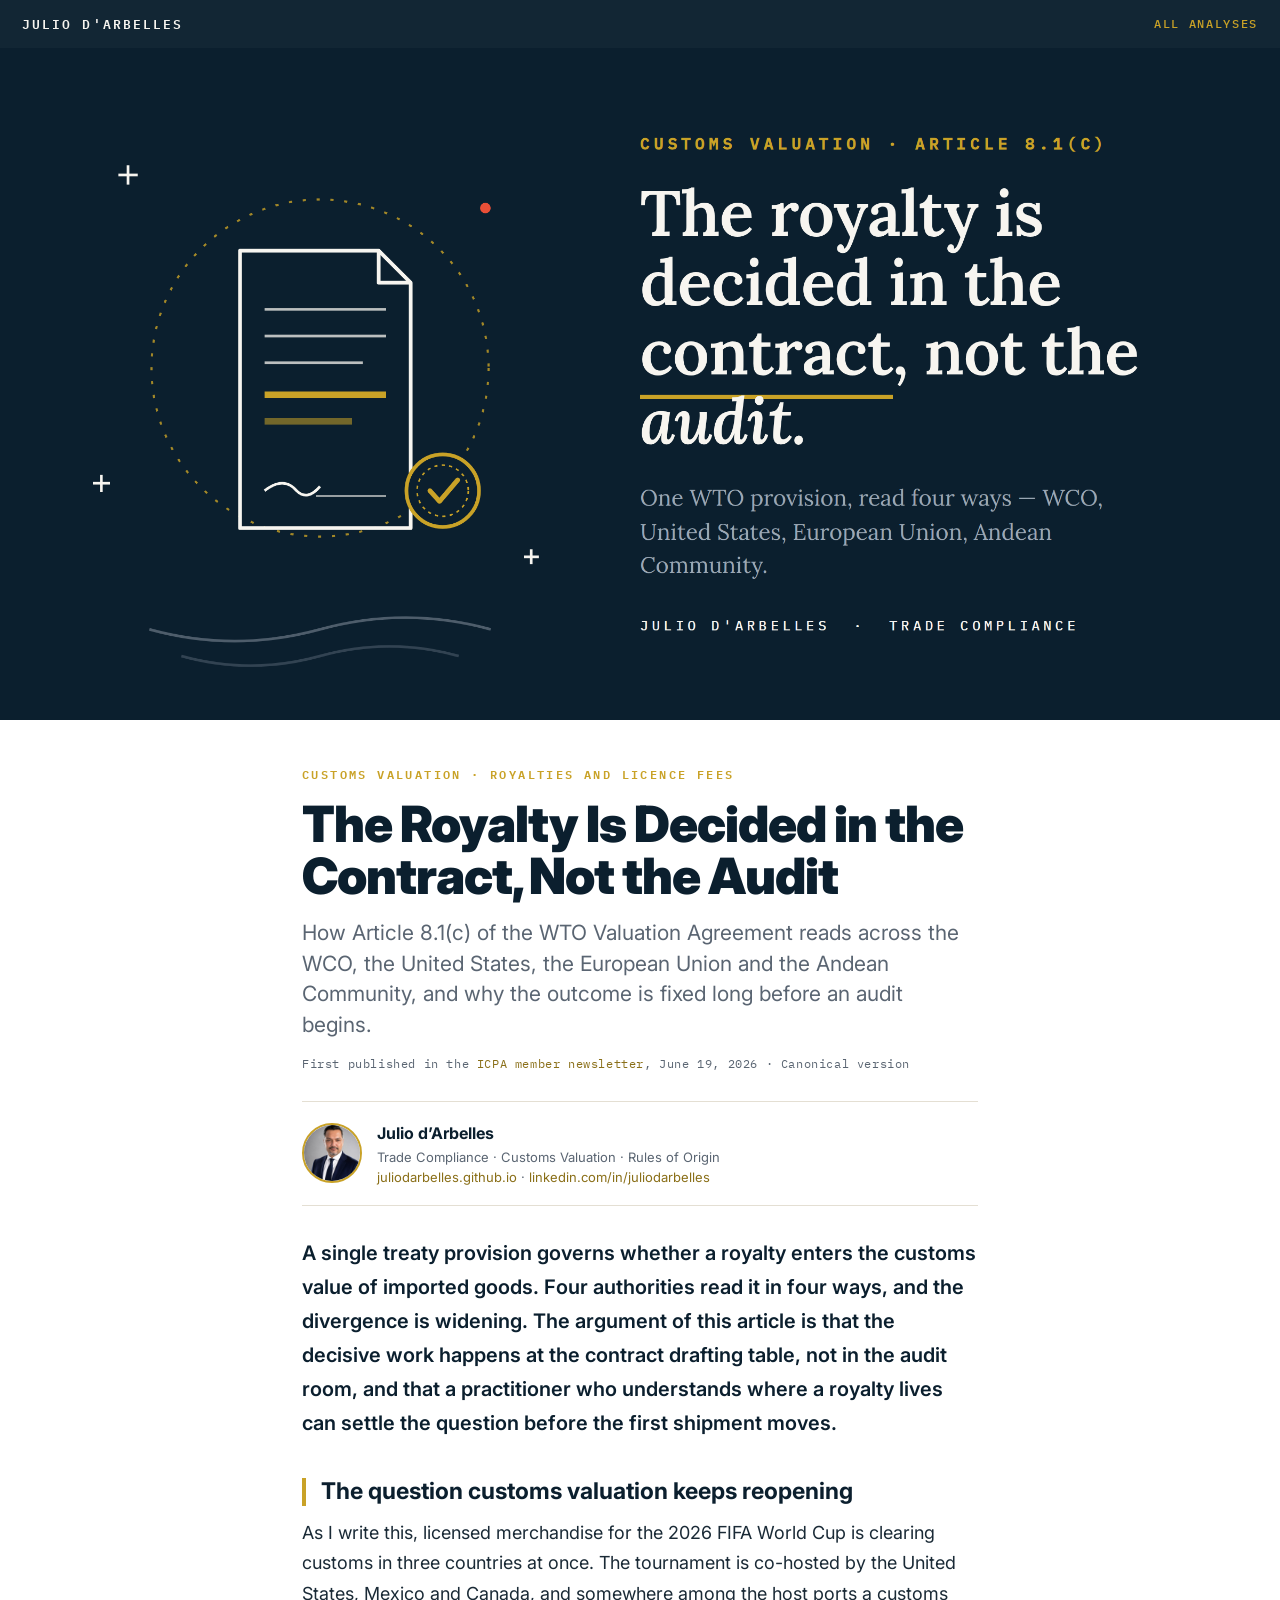
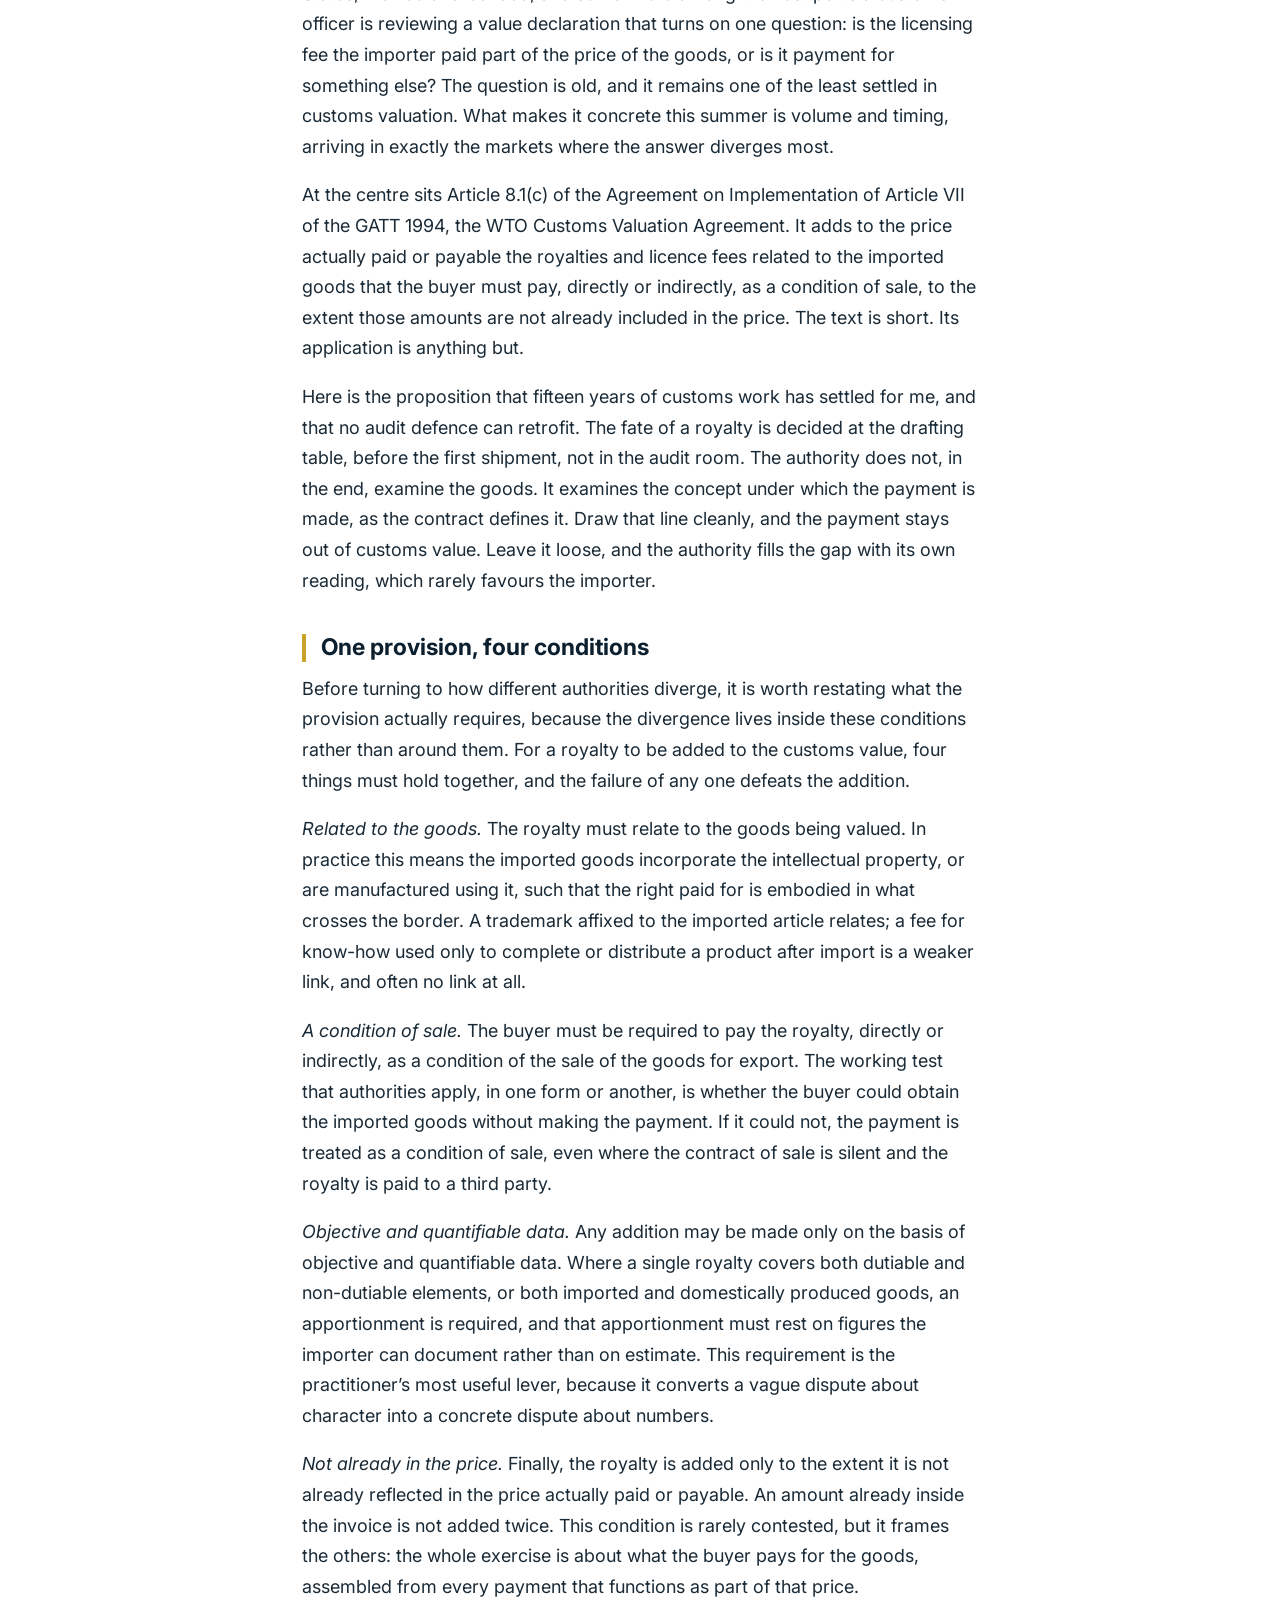
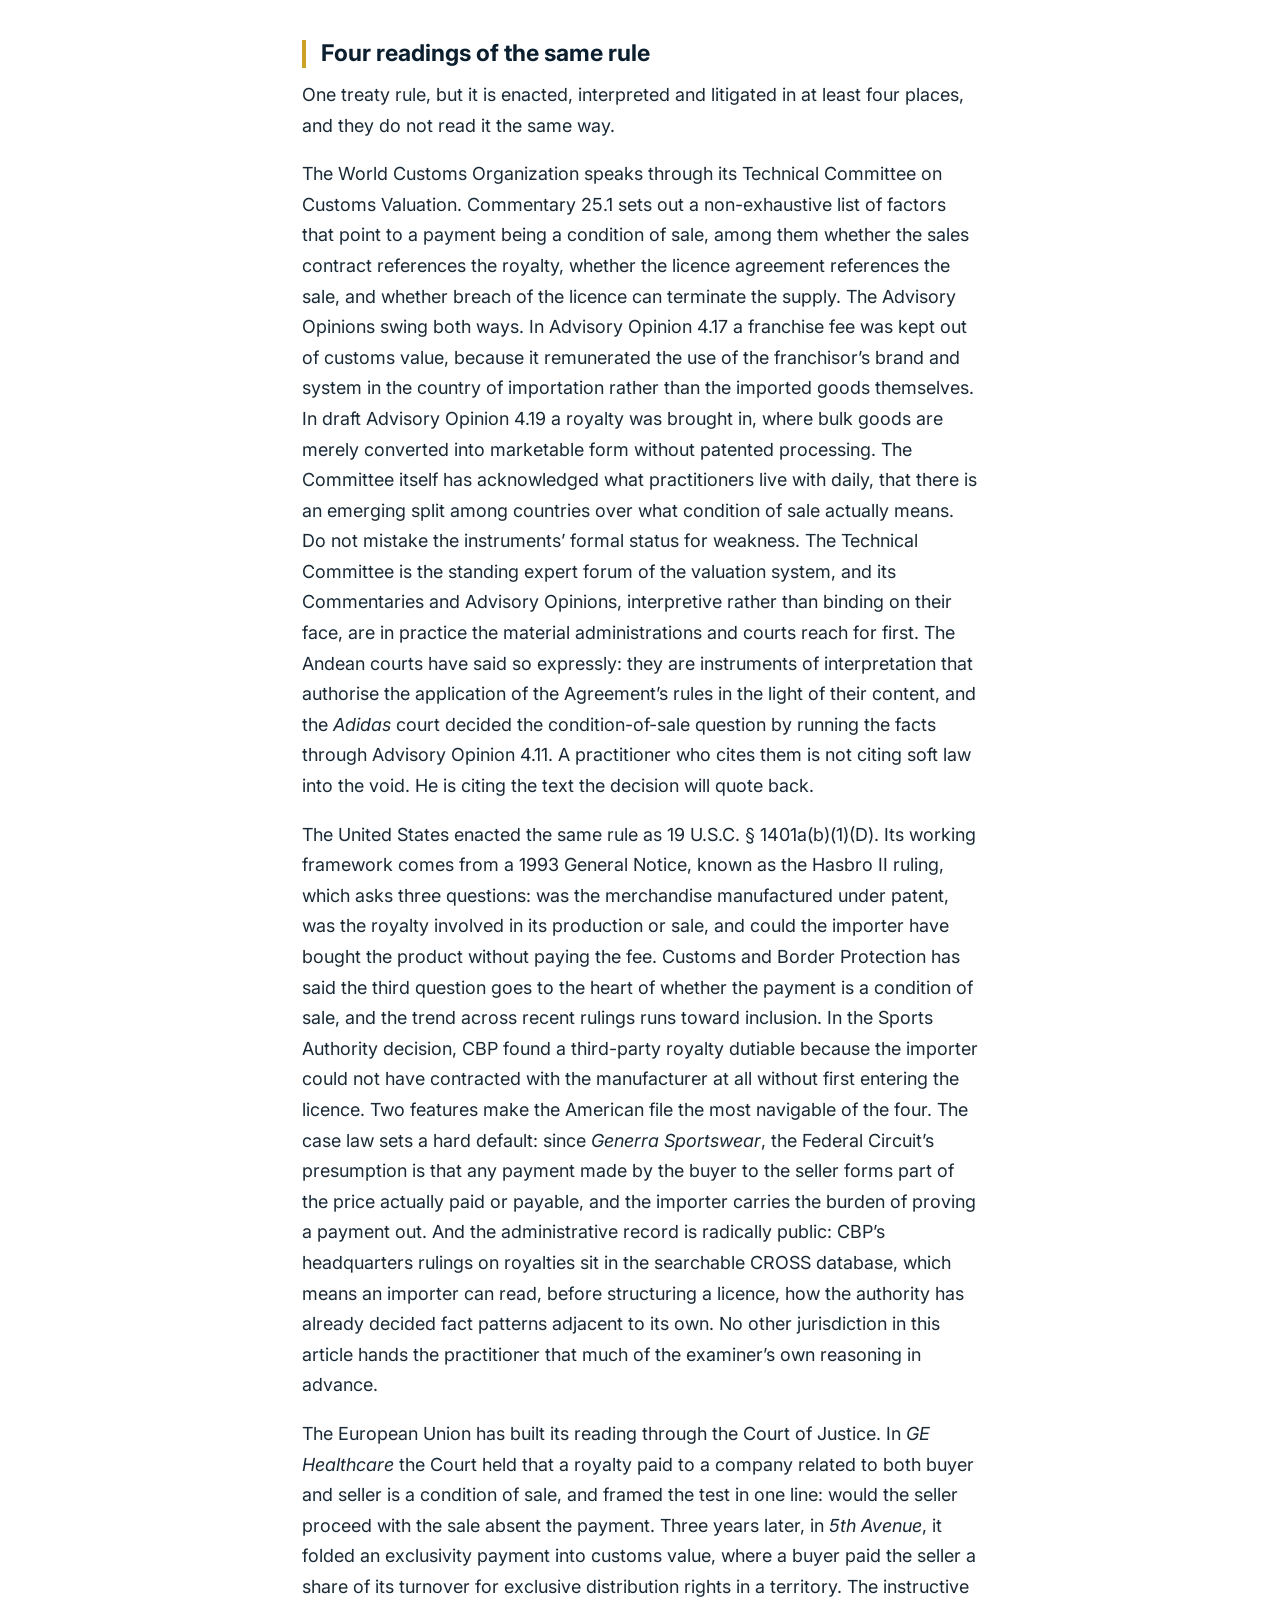
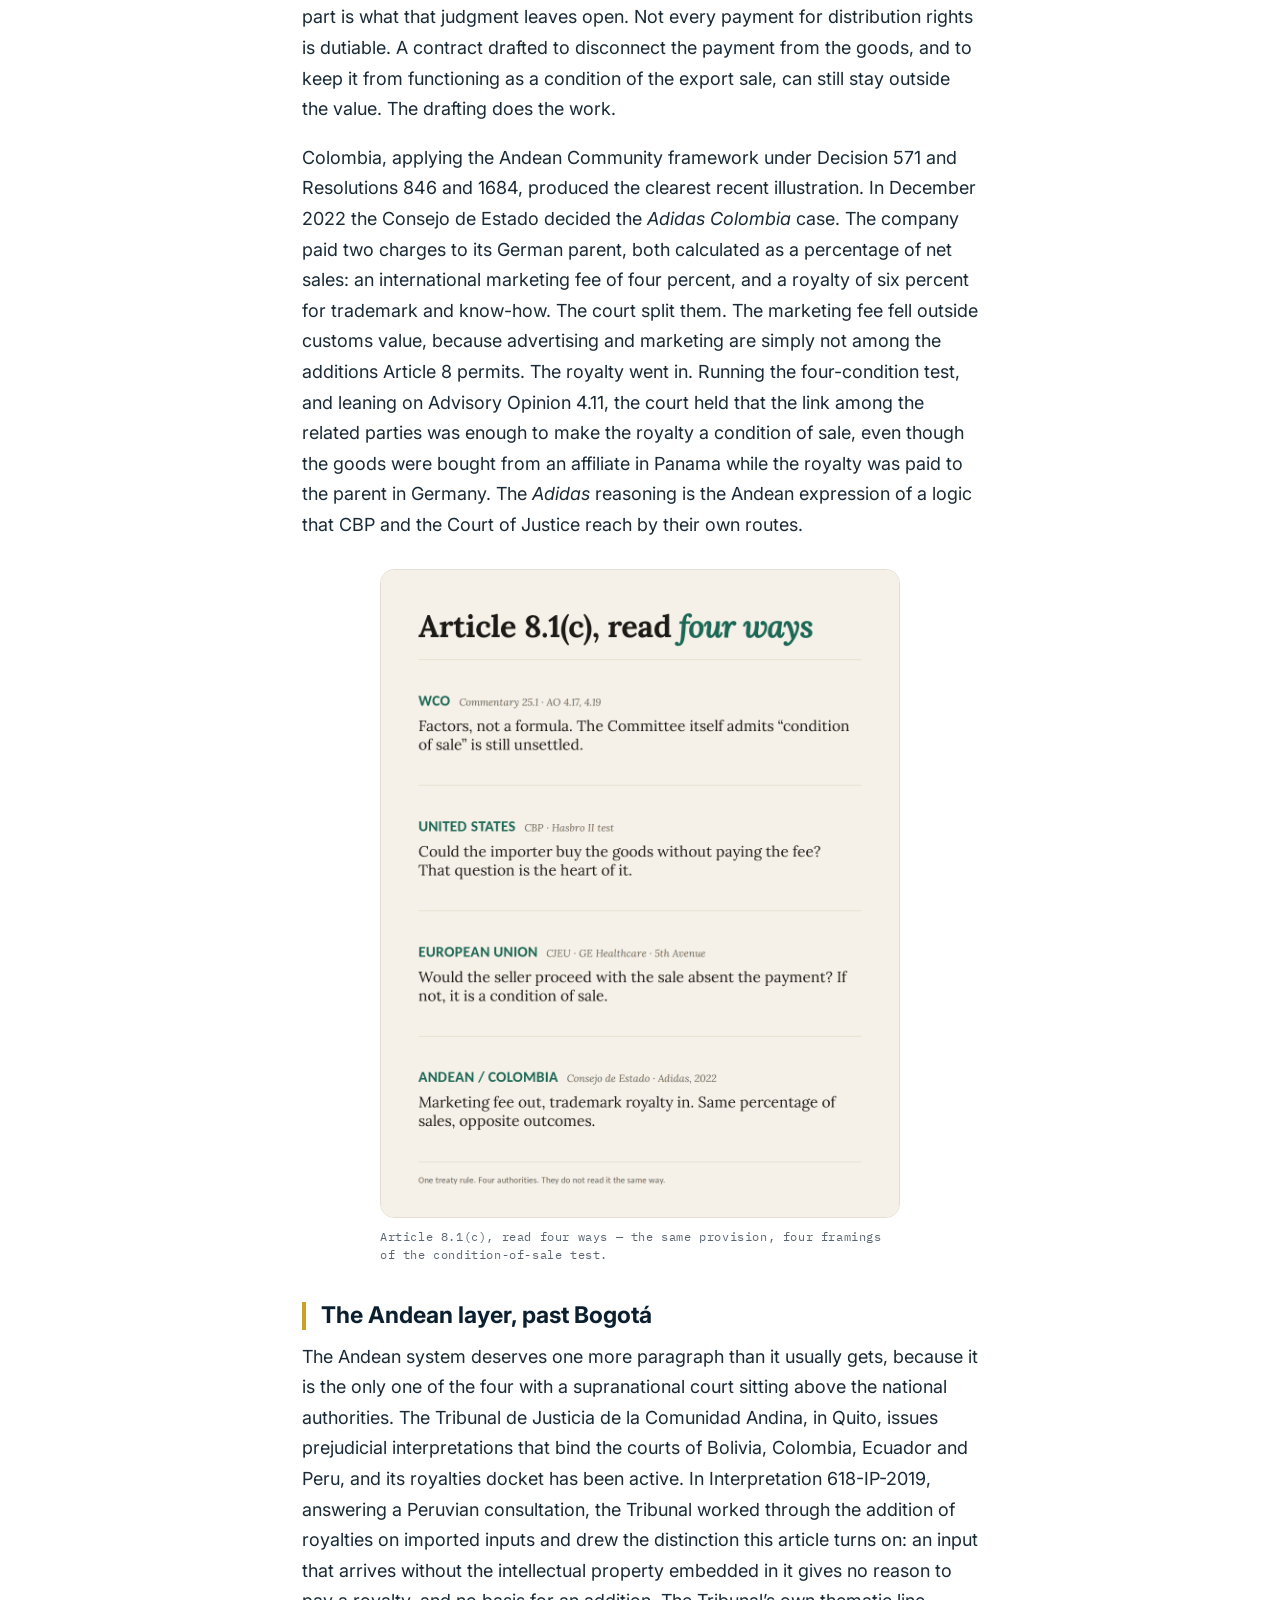
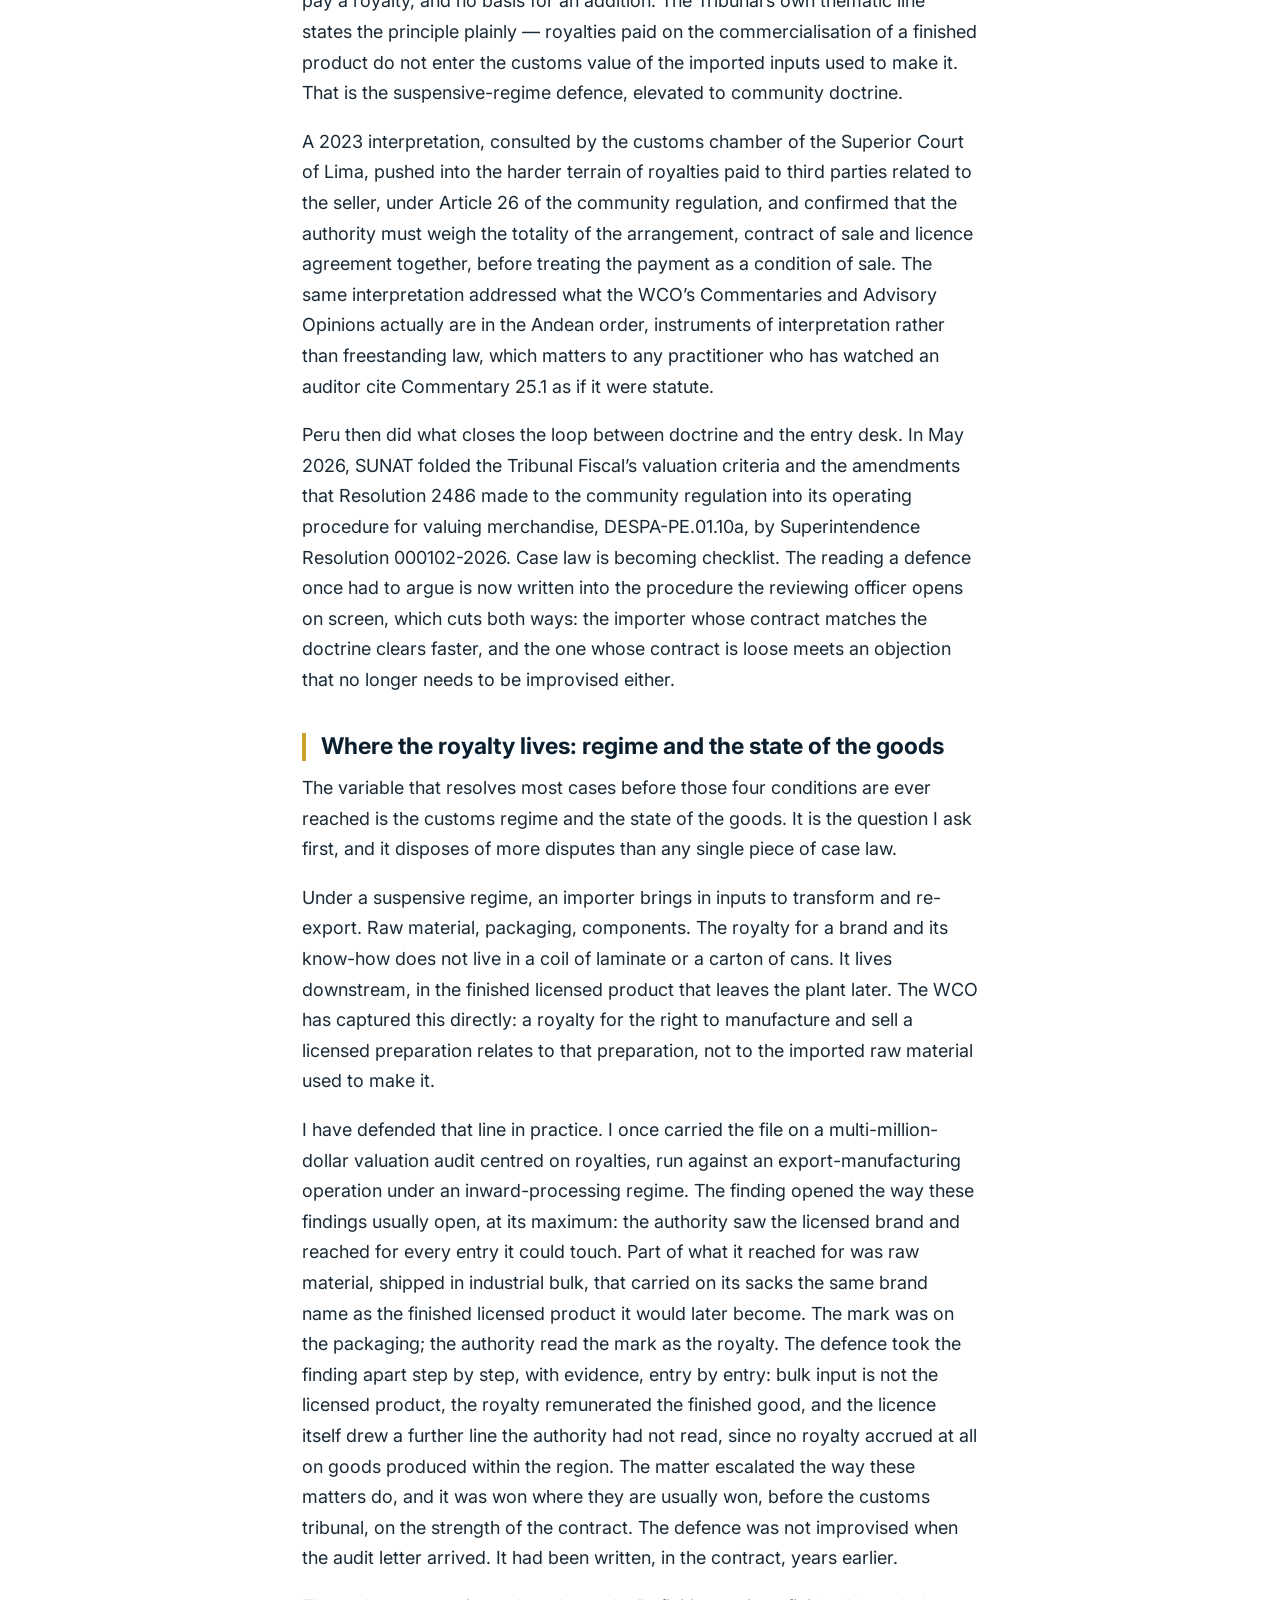
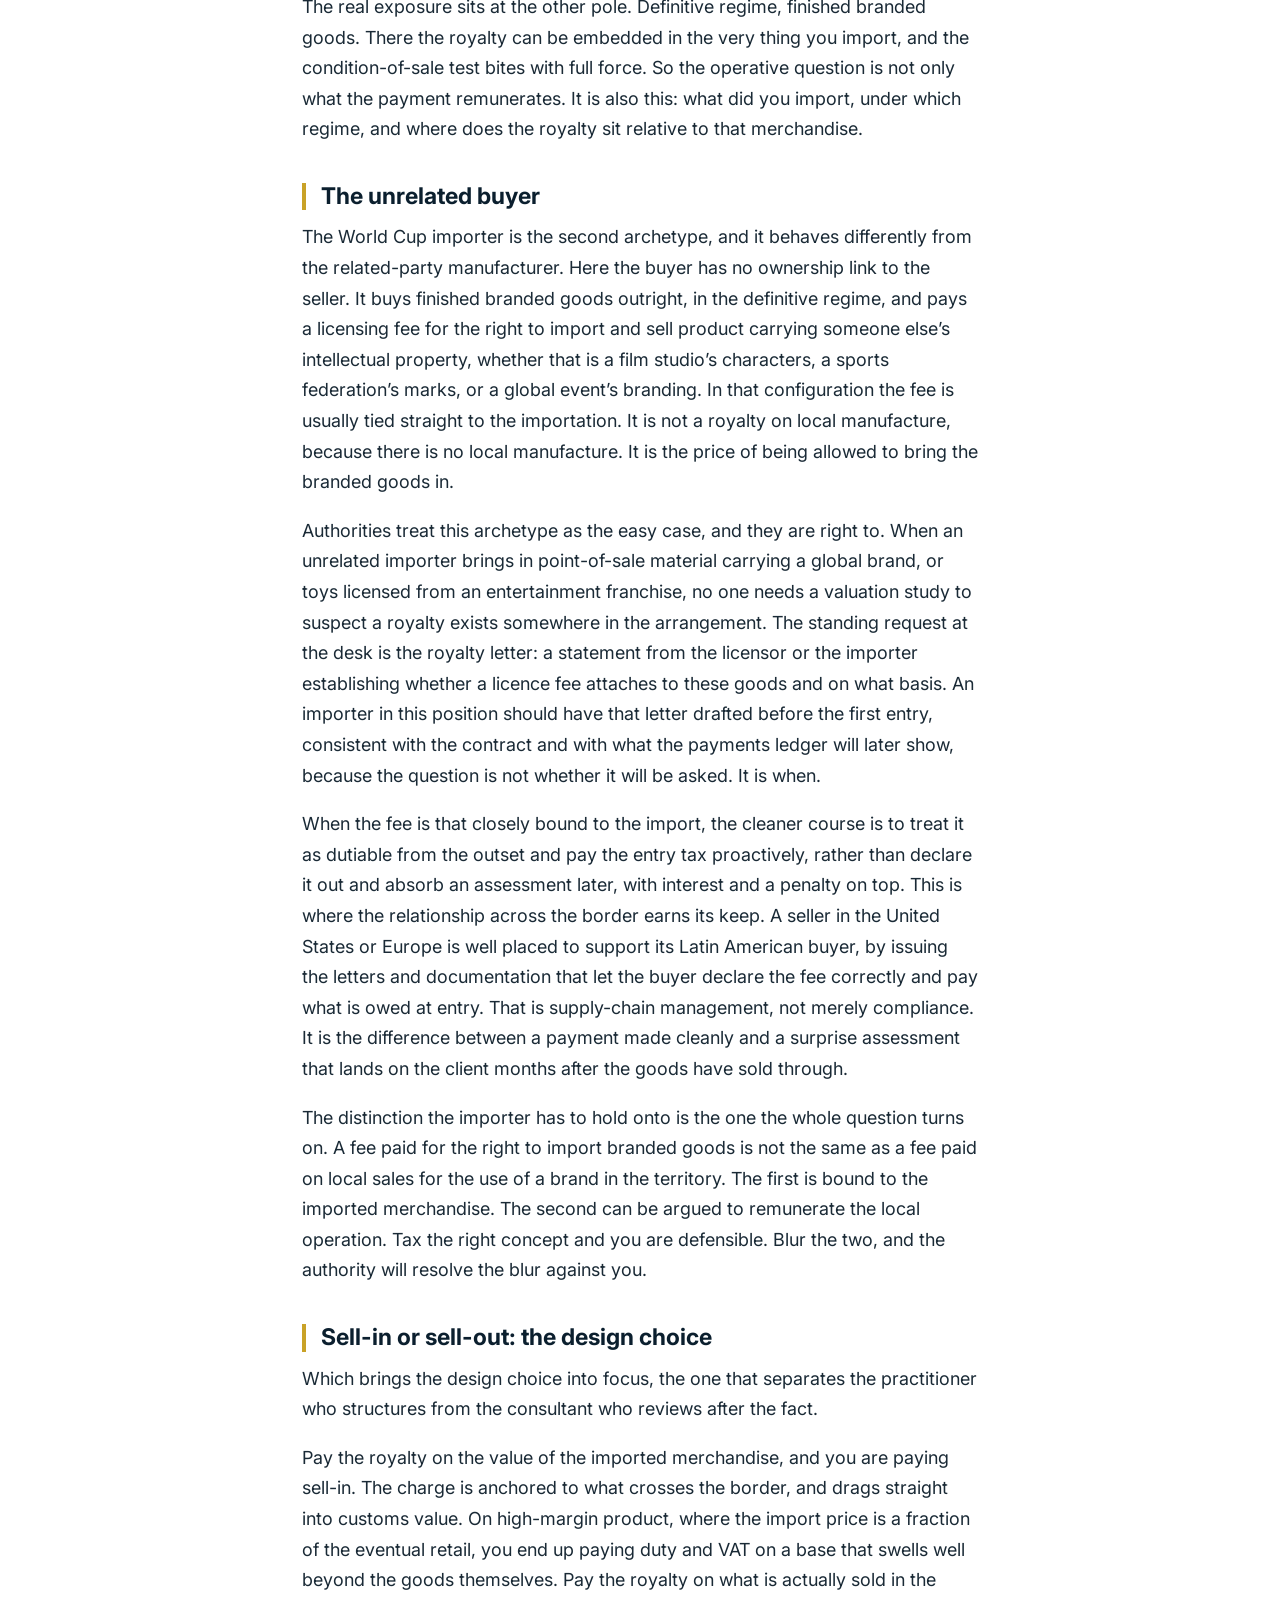
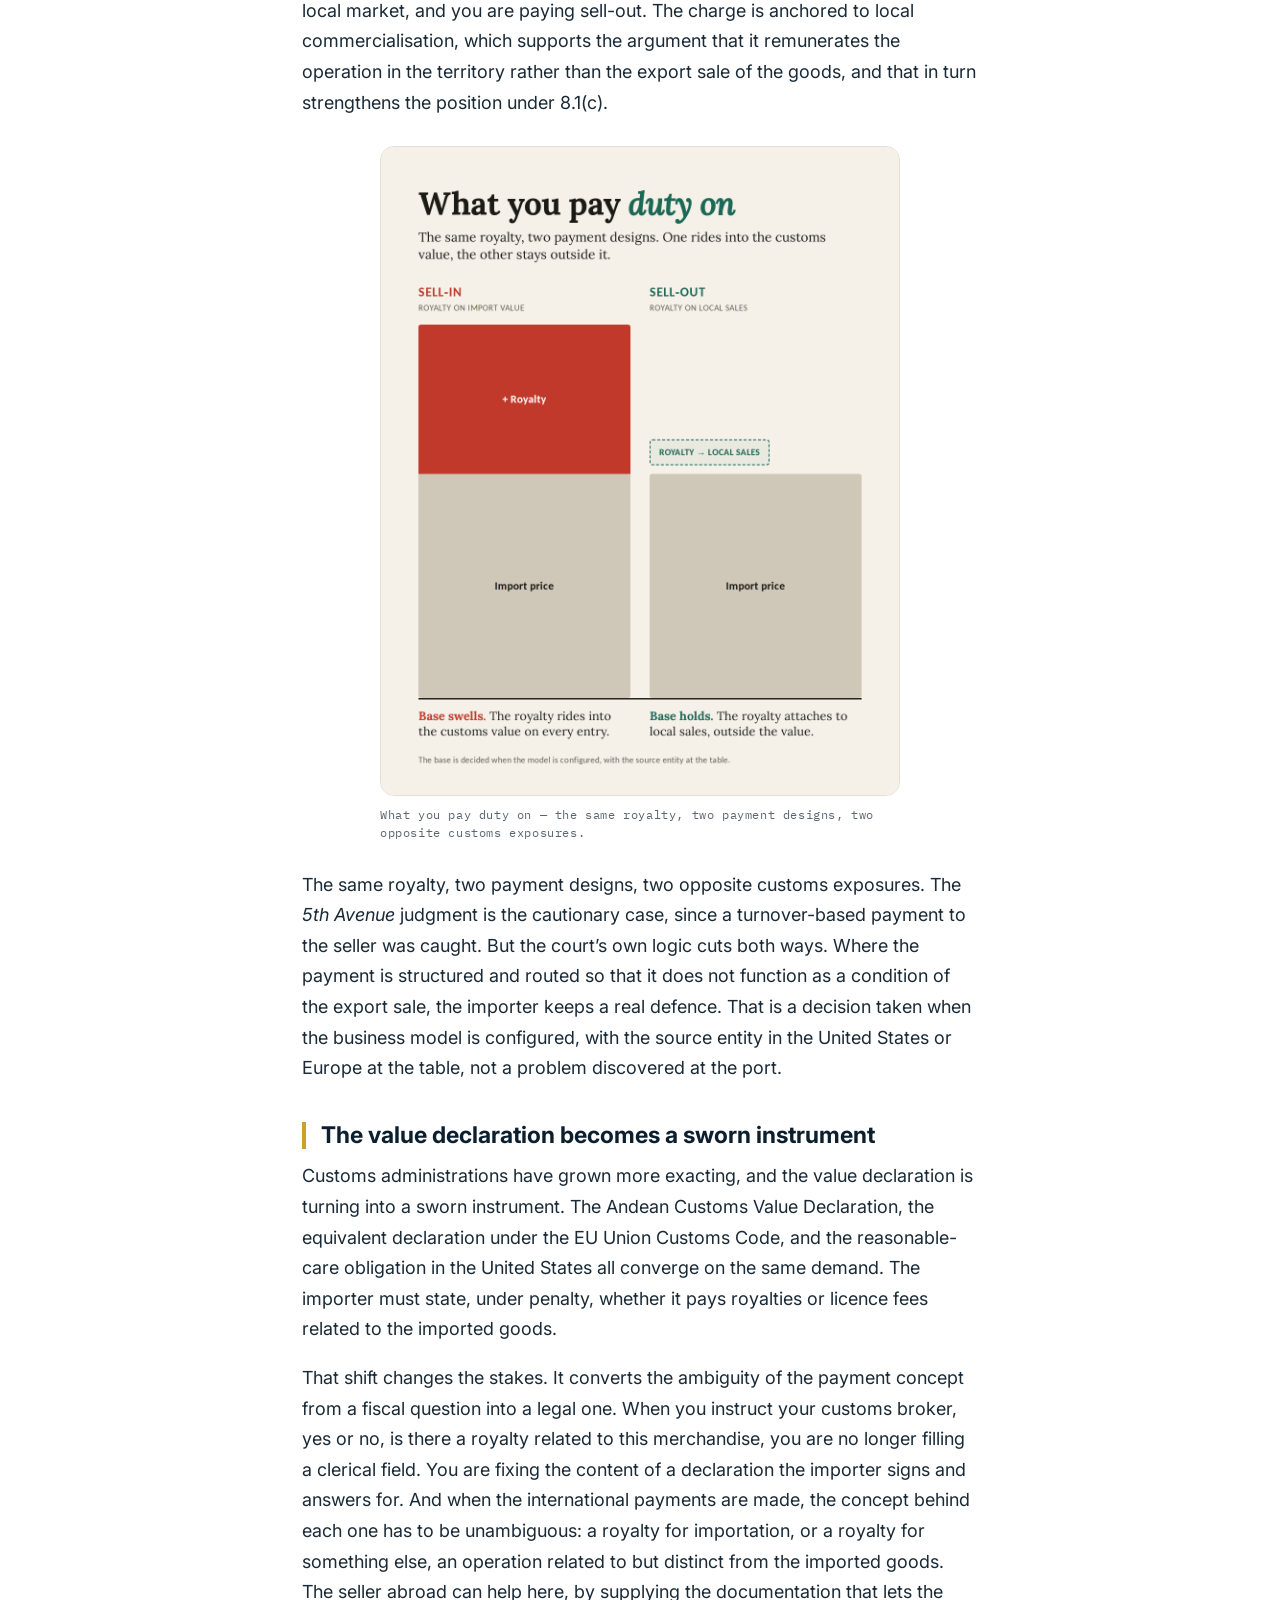
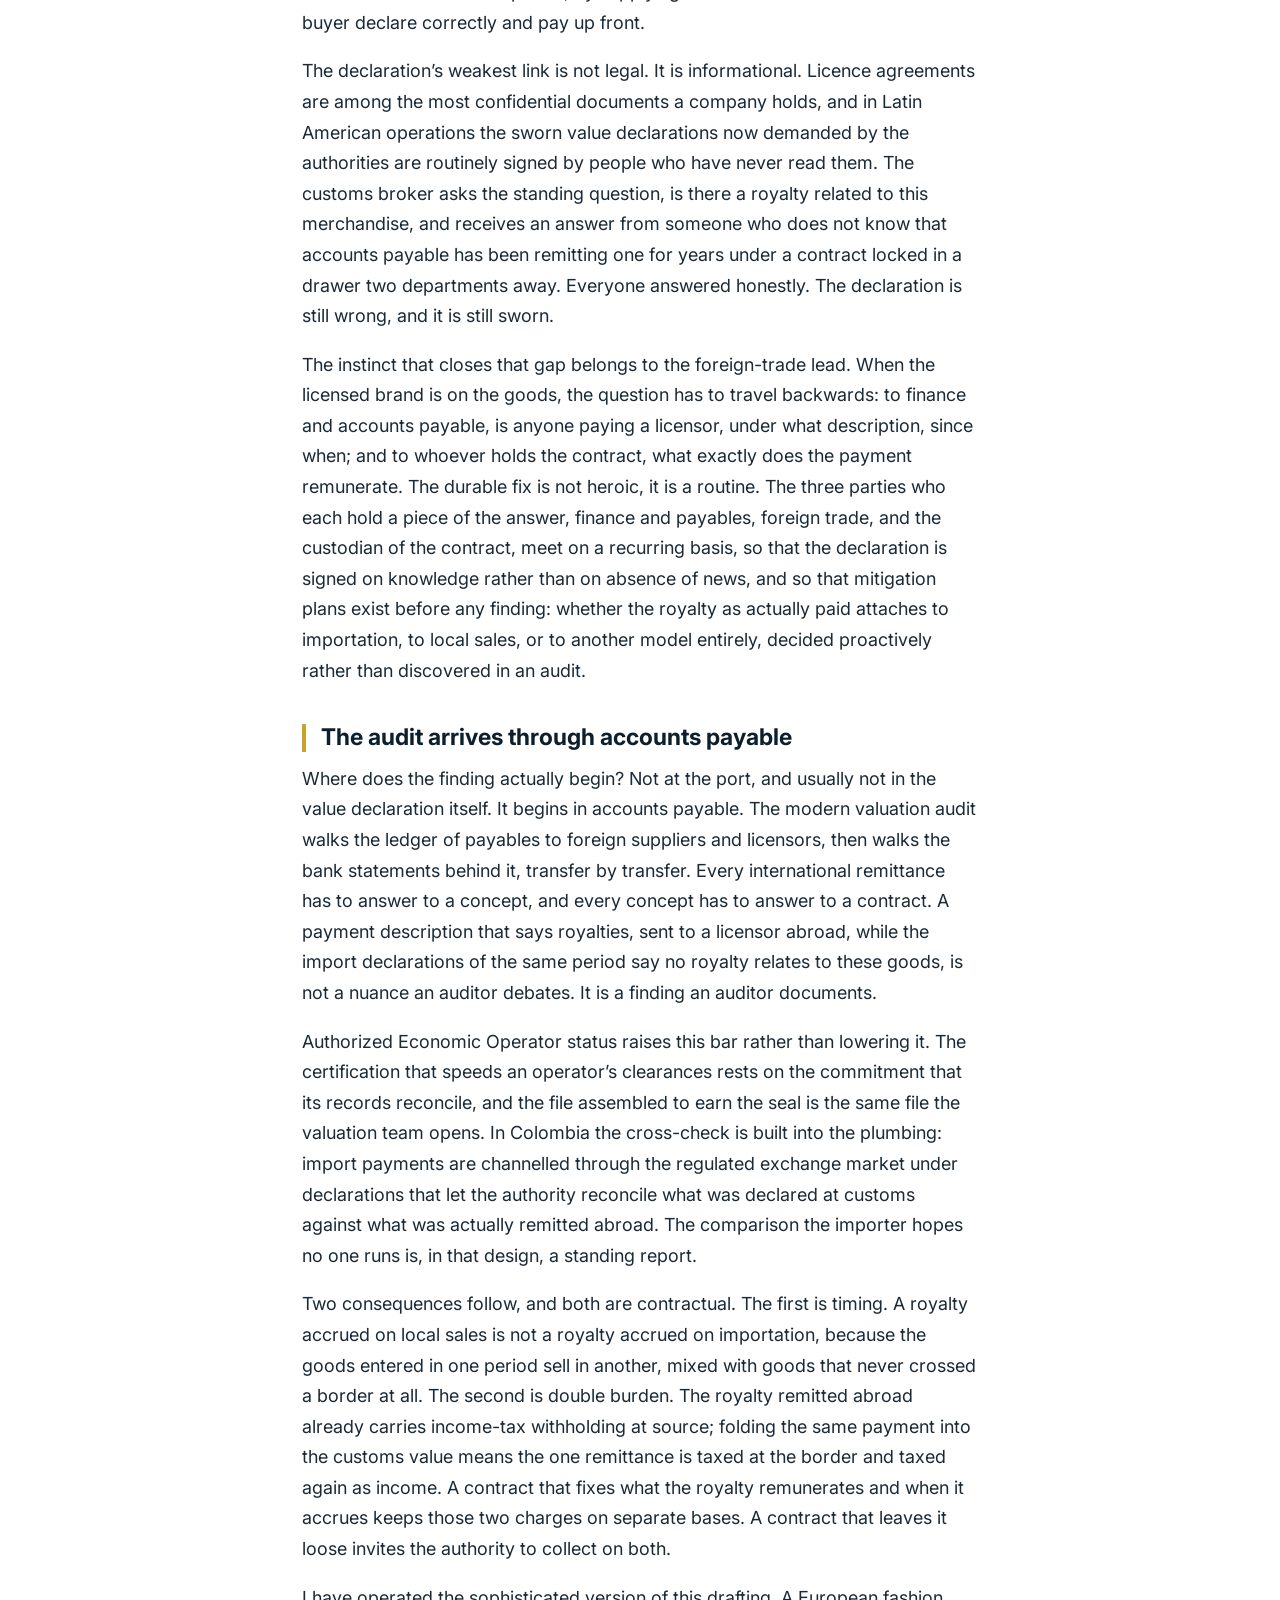
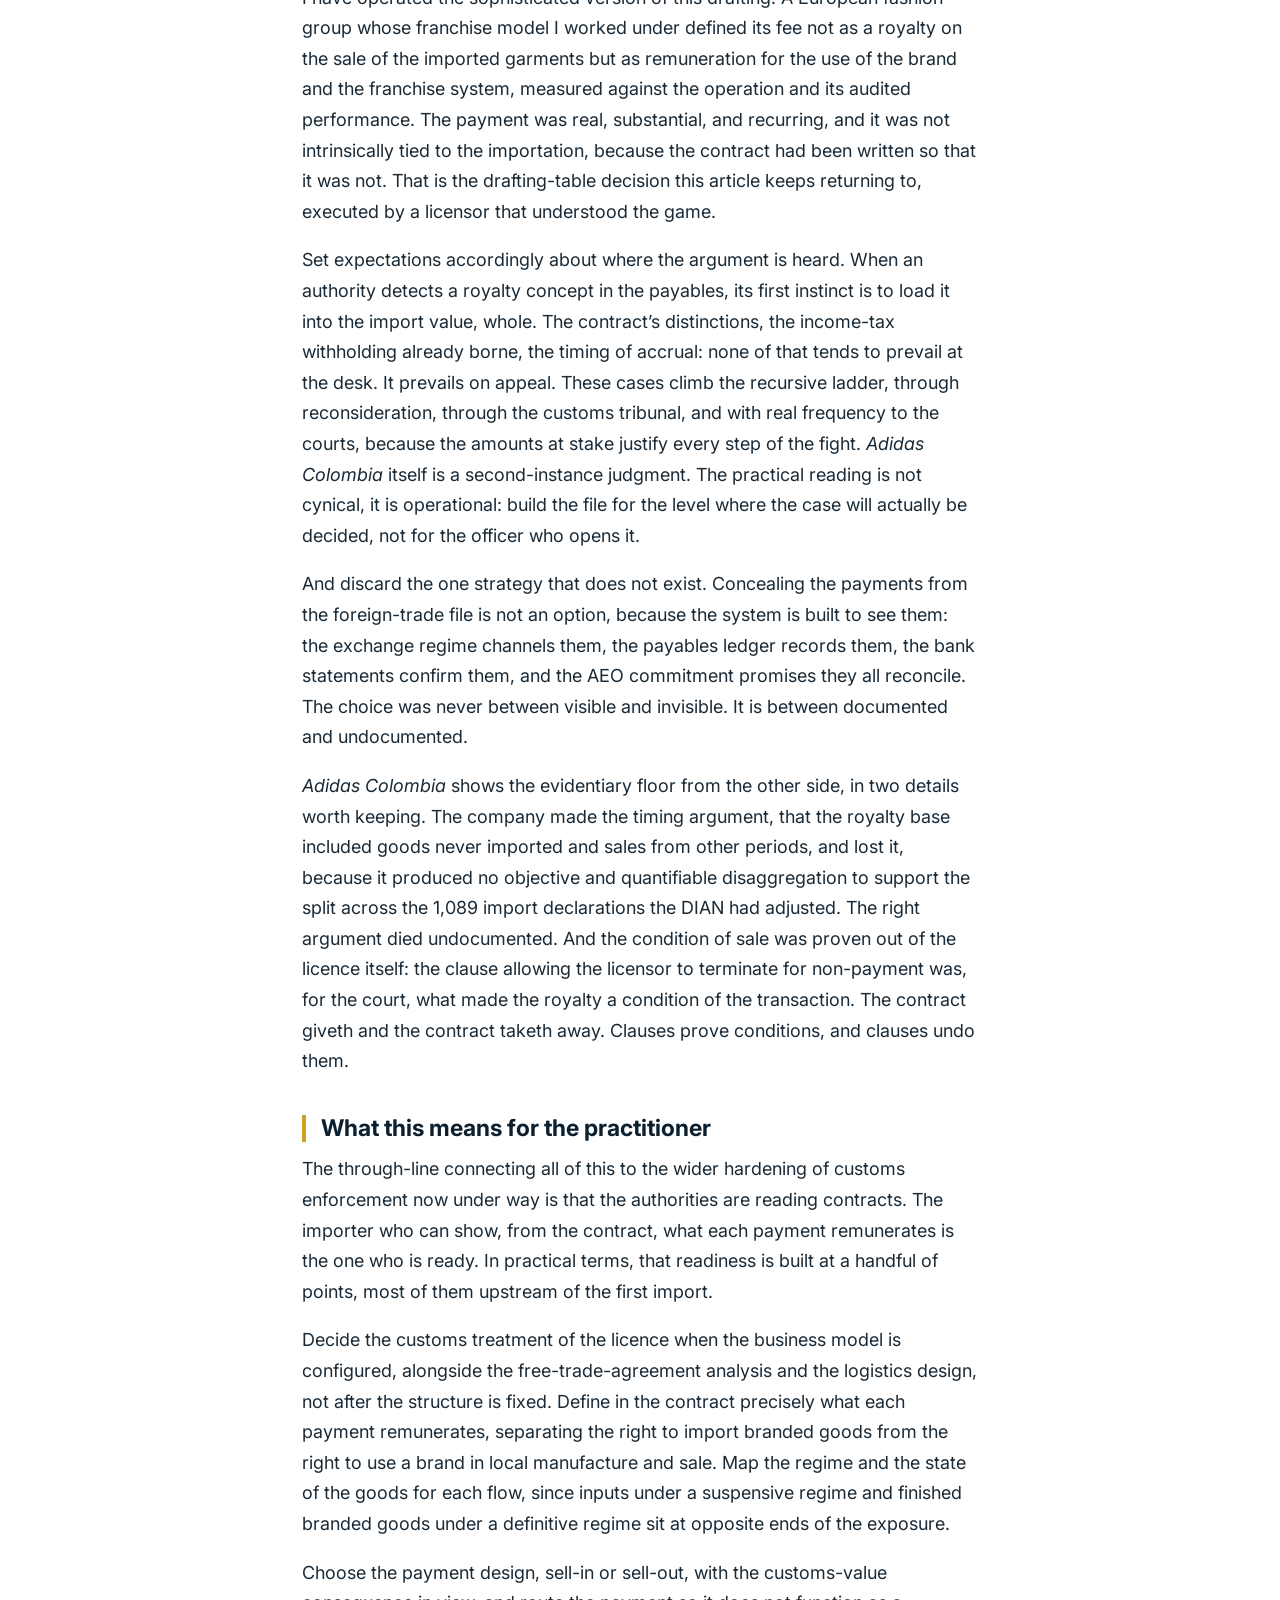
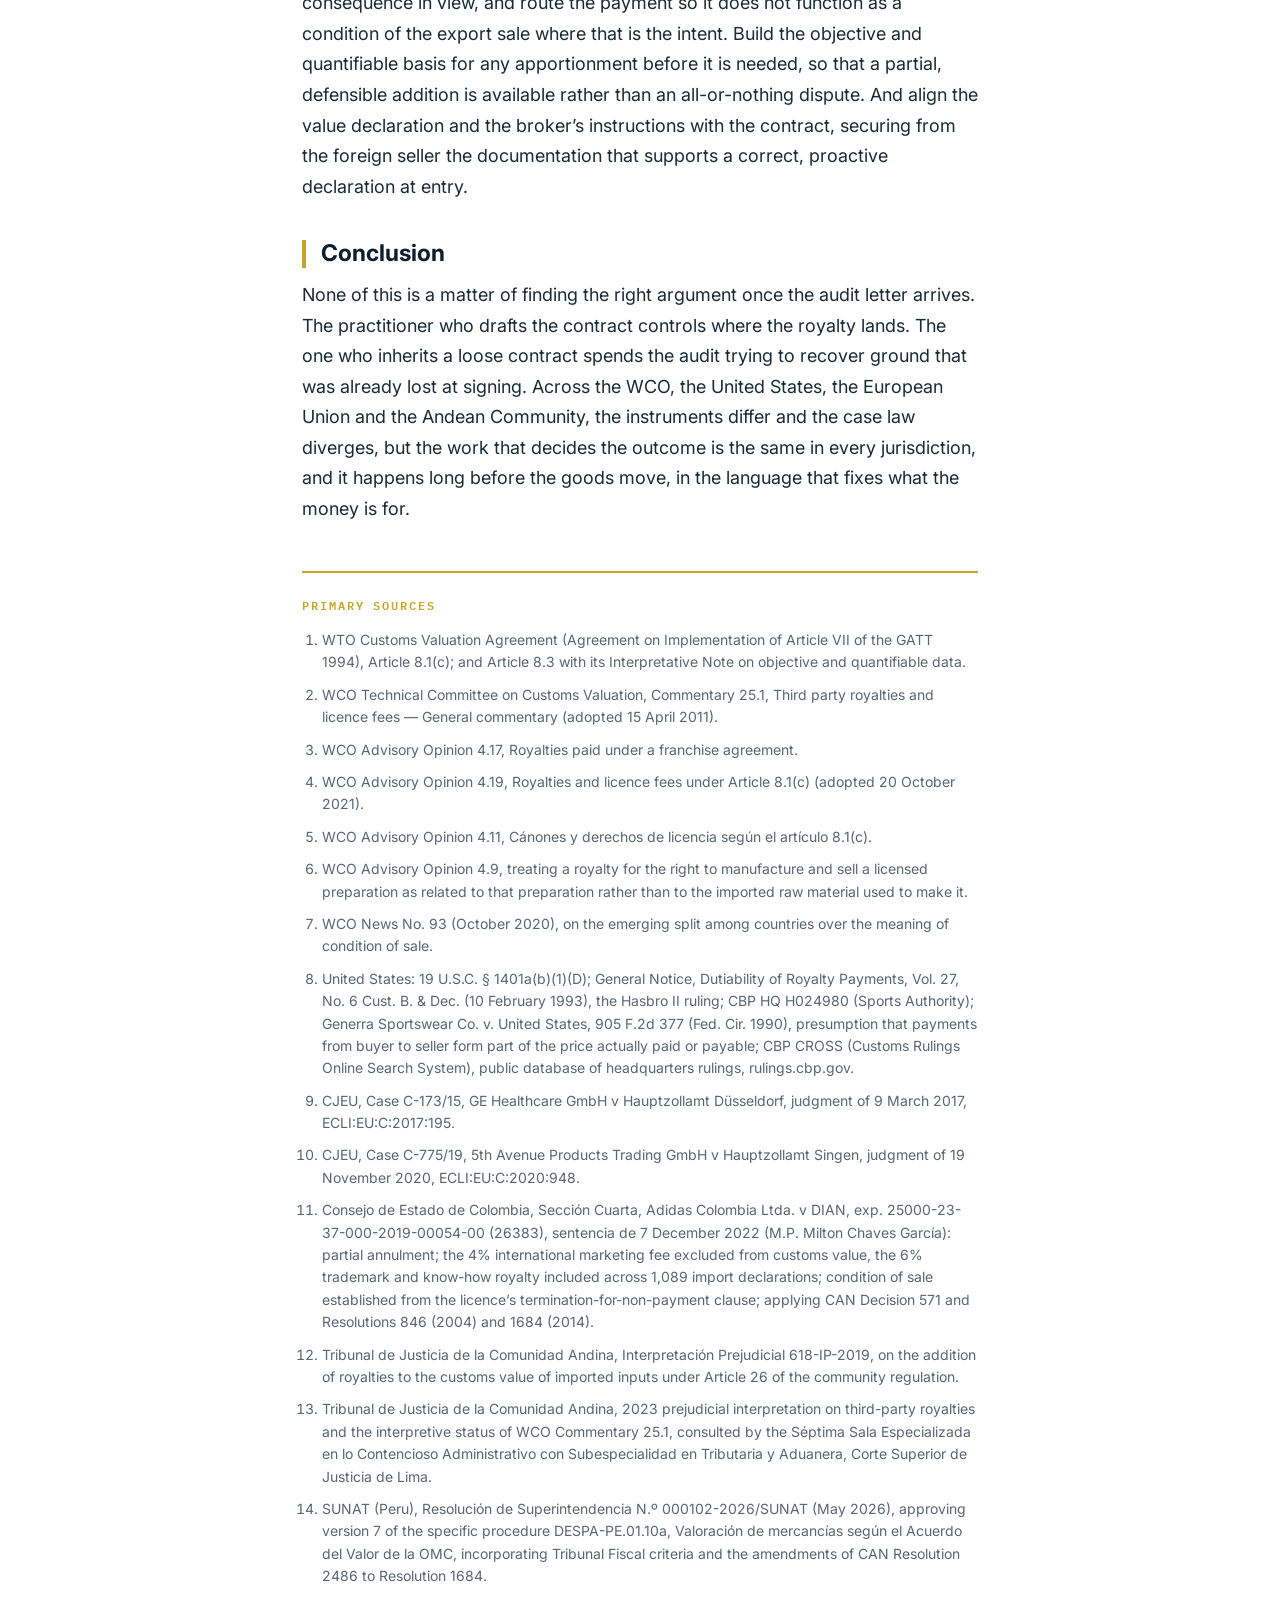
<file: the-royalty-is-decided-in-the-contract.html>
<!doctype html>
<html lang="en">
<head>
<meta charset="utf-8">
<meta name="viewport" content="width=device-width, initial-scale=1">
<title>The Royalty Is Decided in the Contract, Not the Audit — Julio d'Arbelles</title>
<meta name="description" content="How Article 8.1(c) of the WTO Valuation Agreement reads across the WCO, the United States, the European Union and the Andean Community, and why the outcome is fixed long before an audit begins.">
<link rel="canonical" href="https://juliodarbelles.github.io/the-royalty-is-decided-in-the-contract.html">
<meta property="og:title" content="The Royalty Is Decided in the Contract, Not the Audit">
<meta property="og:description" content="How Article 8.1(c) of the WTO Valuation Agreement reads across the WCO, the United States, the European Union and the Andean Community, and why the outcome is fixed long before an audit begins.">
<meta property="og:image" content="royalty-cover.png">
<meta property="og:type" content="article">
<link rel="preconnect" href="https://fonts.googleapis.com">
<link rel="preconnect" href="https://fonts.gstatic.com" crossorigin>
<link href="https://fonts.googleapis.com/css2?family=Inter:wght@400;600;700;900&family=IBM+Plex+Mono:wght@500;600&display=swap" rel="stylesheet">
<style>
:root{--navy:#0B1F2E;--gold:#C9A227;--goldd:#8a6f18;--slate:#5A6572;--hair:#E4DFD3;--ink:#1A2A36;--cream:#F7F5F0;}
*{margin:0;padding:0;box-sizing:border-box;}
body{font-family:'Inter',system-ui,sans-serif;color:var(--ink);background:#fff;line-height:1.7;-webkit-font-smoothing:antialiased;}
a{color:var(--goldd);}
.hero{width:100%;display:block;}
.hero img{width:100%;height:auto;display:block;}
.wrap{max-width:720px;margin:0 auto;padding:0 22px 80px;}
.eyebrow{font-family:'IBM Plex Mono',monospace;font-weight:600;letter-spacing:.2em;text-transform:uppercase;font-size:12px;color:var(--gold);margin-top:44px;}
h1{font-weight:900;font-size:clamp(32px,6vw,50px);line-height:1.04;letter-spacing:-.02em;color:var(--navy);margin:14px 0 0;}
.deck{font-size:clamp(17px,2.6vw,21px);line-height:1.45;color:var(--slate);margin-top:16px;}
.pub{font-family:'IBM Plex Mono',monospace;font-size:12px;letter-spacing:.05em;color:var(--slate);margin-top:14px;}
.pub a{text-decoration:none;}
.author{display:flex;align-items:center;gap:15px;margin:26px 0 6px;padding:18px 0;border-top:1px solid var(--hair);border-bottom:1px solid var(--hair);}
.author img{width:60px;height:60px;border-radius:50%;object-fit:cover;border:2px solid var(--gold);flex:0 0 60px;}
.author .name{font-weight:700;font-size:16px;color:var(--navy);}
.author .meta{font-size:13px;color:var(--slate);line-height:1.55;}
.author .meta a{text-decoration:none;}
article{font-size:18px;}
article p{margin:0 0 18px;}
article p.lead{font-size:20px;font-weight:600;color:var(--navy);margin-top:30px;}
h2{font-weight:700;font-size:23px;color:var(--navy);margin:38px 0 12px;padding-left:15px;border-left:4px solid var(--gold);line-height:1.2;}
.stat{margin:26px 0;padding:26px 28px;background:var(--cream);border:1px solid var(--hair);border-radius:14px;}
.stat b{display:block;font-weight:900;font-size:60px;line-height:1;color:var(--navy);letter-spacing:-.03em;}
.stat span{display:block;font-family:'IBM Plex Mono',monospace;font-size:12px;letter-spacing:.06em;color:var(--slate);margin-top:12px;text-transform:uppercase;line-height:1.4;}
.sources{margin-top:46px;padding-top:22px;border-top:2px solid var(--gold);}
.sources .st{font-family:'IBM Plex Mono',monospace;font-weight:600;letter-spacing:.16em;text-transform:uppercase;font-size:12px;color:var(--gold);margin-bottom:14px;}
.sources ol{padding-left:20px;}
.sources li{font-size:14px;line-height:1.6;color:var(--slate);margin-bottom:10px;}
.foot{margin-top:40px;font-family:'IBM Plex Mono',monospace;font-size:12px;letter-spacing:.05em;color:#9aa2ab;}
.foot a{color:var(--goldd);text-decoration:none;}
.fig{margin:28px 0;}
.fig img{width:100%;height:auto;display:block;border:1px solid var(--hair);border-radius:14px;}
.fig.portrait{max-width:520px;margin-left:auto;margin-right:auto;}
.fig .cap{font-family:'IBM Plex Mono',monospace;font-size:12px;letter-spacing:.05em;color:var(--slate);margin-top:10px;line-height:1.5;}
@media(max-width:560px){article{font-size:17px;} .stat b{font-size:46px;}}

.topbar{position:sticky;top:0;z-index:50;background:rgba(11,31,46,.97);backdrop-filter:saturate(1.2) blur(6px);display:flex;align-items:center;justify-content:space-between;padding:13px 22px;}
.topbar .brand{font-family:'IBM Plex Mono',monospace;font-weight:600;font-size:13px;letter-spacing:.16em;text-transform:uppercase;color:#F7F5F0;text-decoration:none;}
.topbar .navlink{font-family:'IBM Plex Mono',monospace;font-weight:500;font-size:12px;letter-spacing:.14em;text-transform:uppercase;color:#C9A227;text-decoration:none;}
.topbar .navlink:hover{color:#E5BA2C;}
.backfoot{margin-top:34px;}
.backfoot a{display:inline-block;font-family:'IBM Plex Mono',monospace;font-size:12px;letter-spacing:.14em;text-transform:uppercase;color:#C9A227;text-decoration:none;border:1px solid rgba(201,162,39,.45);padding:11px 18px;border-radius:6px;}
.backfoot a:hover{background:rgba(201,162,39,.10);}
@media(max-width:560px){.topbar .brand{font-size:11px;letter-spacing:.12em;} .topbar .navlink{font-size:11px;}}
</style>
</head>
<body>
<div class="topbar"><a class="brand" href="index.html">Julio d'Arbelles</a><a class="navlink" href="index.html">All analyses</a></div>
<div class="hero"><img src="royalty-cover.png" alt="The royalty is decided in the contract, not the audit — a contract sheet with a highlighted clause and a gold seal"></div>
<div class="wrap">
  <div class="eyebrow">Customs Valuation &middot; Royalties and Licence Fees</div>
  <h1>The Royalty Is Decided in the Contract, Not the Audit</h1>
  <div class="deck">How Article 8.1(c) of the WTO Valuation Agreement reads across the WCO, the United States, the European Union and the Andean Community, and why the outcome is fixed long before an audit begins.</div>
  <div class="pub">First published in the <a href="https://www.icpainc.org/the-royalty-is-decided-in-the-contract-not-the-audit/">ICPA member newsletter</a>, June 19, 2026 &middot; Canonical version</div>
  <div class="author">
    <img src="author.jpg" alt="Julio d'Arbelles">
    <div>
      <div class="name">Julio d&rsquo;Arbelles</div>
      <div class="meta">Trade Compliance &middot; Customs Valuation &middot; Rules of Origin<br>
      <a href="https://juliodarbelles.github.io/#practice">juliodarbelles.github.io</a> &middot; <a href="https://www.linkedin.com/in/juliodarbelles">linkedin.com/in/juliodarbelles</a></div>
    </div>
  </div>
  <article>
<p class="lead">A single treaty provision governs whether a royalty enters the customs value of imported goods. Four authorities read it in four ways, and the divergence is widening. The argument of this article is that the decisive work happens at the contract drafting table, not in the audit room, and that a practitioner who understands where a royalty lives can settle the question before the first shipment moves.</p>
<h2>The question customs valuation keeps reopening</h2>
<p>As I write this, licensed merchandise for the 2026 FIFA World Cup is clearing customs in three countries at once. The tournament is co-hosted by the United States, Mexico and Canada, and somewhere among the host ports a customs officer is reviewing a value declaration that turns on one question: is the licensing fee the importer paid part of the price of the goods, or is it payment for something else? The question is old, and it remains one of the least settled in customs valuation. What makes it concrete this summer is volume and timing, arriving in exactly the markets where the answer diverges most.</p>
<p>At the centre sits Article 8.1(c) of the Agreement on Implementation of Article VII of the GATT 1994, the WTO Customs Valuation Agreement. It adds to the price actually paid or payable the royalties and licence fees related to the imported goods that the buyer must pay, directly or indirectly, as a condition of sale, to the extent those amounts are not already included in the price. The text is short. Its application is anything but.</p>
<p>Here is the proposition that fifteen years of customs work has settled for me, and that no audit defence can retrofit. The fate of a royalty is decided at the drafting table, before the first shipment, not in the audit room. The authority does not, in the end, examine the goods. It examines the concept under which the payment is made, as the contract defines it. Draw that line cleanly, and the payment stays out of customs value. Leave it loose, and the authority fills the gap with its own reading, which rarely favours the importer.</p>
<h2>One provision, four conditions</h2>
<p>Before turning to how different authorities diverge, it is worth restating what the provision actually requires, because the divergence lives inside these conditions rather than around them. For a royalty to be added to the customs value, four things must hold together, and the failure of any one defeats the addition.</p>
<p><em>Related to the goods.</em> The royalty must relate to the goods being valued. In practice this means the imported goods incorporate the intellectual property, or are manufactured using it, such that the right paid for is embodied in what crosses the border. A trademark affixed to the imported article relates; a fee for know-how used only to complete or distribute a product after import is a weaker link, and often no link at all.</p>
<p><em>A condition of sale.</em> The buyer must be required to pay the royalty, directly or indirectly, as a condition of the sale of the goods for export. The working test that authorities apply, in one form or another, is whether the buyer could obtain the imported goods without making the payment. If it could not, the payment is treated as a condition of sale, even where the contract of sale is silent and the royalty is paid to a third party.</p>
<p><em>Objective and quantifiable data.</em> Any addition may be made only on the basis of objective and quantifiable data. Where a single royalty covers both dutiable and non-dutiable elements, or both imported and domestically produced goods, an apportionment is required, and that apportionment must rest on figures the importer can document rather than on estimate. This requirement is the practitioner&rsquo;s most useful lever, because it converts a vague dispute about character into a concrete dispute about numbers.</p>
<p><em>Not already in the price.</em> Finally, the royalty is added only to the extent it is not already reflected in the price actually paid or payable. An amount already inside the invoice is not added twice. This condition is rarely contested, but it frames the others: the whole exercise is about what the buyer pays for the goods, assembled from every payment that functions as part of that price.</p>
<h2>Four readings of the same rule</h2>
<p>One treaty rule, but it is enacted, interpreted and litigated in at least four places, and they do not read it the same way.</p>
<p>The World Customs Organization speaks through its Technical Committee on Customs Valuation. Commentary 25.1 sets out a non-exhaustive list of factors that point to a payment being a condition of sale, among them whether the sales contract references the royalty, whether the licence agreement references the sale, and whether breach of the licence can terminate the supply. The Advisory Opinions swing both ways. In Advisory Opinion 4.17 a franchise fee was kept out of customs value, because it remunerated the use of the franchisor&rsquo;s brand and system in the country of importation rather than the imported goods themselves. In draft Advisory Opinion 4.19 a royalty was brought in, where bulk goods are merely converted into marketable form without patented processing. The Committee itself has acknowledged what practitioners live with daily, that there is an emerging split among countries over what condition of sale actually means. Do not mistake the instruments&rsquo; formal status for weakness. The Technical Committee is the standing expert forum of the valuation system, and its Commentaries and Advisory Opinions, interpretive rather than binding on their face, are in practice the material administrations and courts reach for first. The Andean courts have said so expressly: they are instruments of interpretation that authorise the application of the Agreement&rsquo;s rules in the light of their content, and the <em>Adidas</em> court decided the condition-of-sale question by running the facts through Advisory Opinion 4.11. A practitioner who cites them is not citing soft law into the void. He is citing the text the decision will quote back.</p>
<p>The United States enacted the same rule as 19 U.S.C. &sect; 1401a(b)(1)(D). Its working framework comes from a 1993 General Notice, known as the Hasbro II ruling, which asks three questions: was the merchandise manufactured under patent, was the royalty involved in its production or sale, and could the importer have bought the product without paying the fee. Customs and Border Protection has said the third question goes to the heart of whether the payment is a condition of sale, and the trend across recent rulings runs toward inclusion. In the Sports Authority decision, CBP found a third-party royalty dutiable because the importer could not have contracted with the manufacturer at all without first entering the licence. Two features make the American file the most navigable of the four. The case law sets a hard default: since <em>Generra Sportswear</em>, the Federal Circuit&rsquo;s presumption is that any payment made by the buyer to the seller forms part of the price actually paid or payable, and the importer carries the burden of proving a payment out. And the administrative record is radically public: CBP&rsquo;s headquarters rulings on royalties sit in the searchable CROSS database, which means an importer can read, before structuring a licence, how the authority has already decided fact patterns adjacent to its own. No other jurisdiction in this article hands the practitioner that much of the examiner&rsquo;s own reasoning in advance.</p>
<p>The European Union has built its reading through the Court of Justice. In <em>GE Healthcare</em> the Court held that a royalty paid to a company related to both buyer and seller is a condition of sale, and framed the test in one line: would the seller proceed with the sale absent the payment. Three years later, in <em>5th Avenue</em>, it folded an exclusivity payment into customs value, where a buyer paid the seller a share of its turnover for exclusive distribution rights in a territory. The instructive part is what that judgment leaves open. Not every payment for distribution rights is dutiable. A contract drafted to disconnect the payment from the goods, and to keep it from functioning as a condition of the export sale, can still stay outside the value. The drafting does the work.</p>
<p>Colombia, applying the Andean Community framework under Decision 571 and Resolutions 846 and 1684, produced the clearest recent illustration. In December 2022 the Consejo de Estado decided the <em>Adidas Colombia</em> case. The company paid two charges to its German parent, both calculated as a percentage of net sales: an international marketing fee of four percent, and a royalty of six percent for trademark and know-how. The court split them. The marketing fee fell outside customs value, because advertising and marketing are simply not among the additions Article 8 permits. The royalty went in. Running the four-condition test, and leaning on Advisory Opinion 4.11, the court held that the link among the related parties was enough to make the royalty a condition of sale, even though the goods were bought from an affiliate in Panama while the royalty was paid to the parent in Germany. The <em>Adidas</em> reasoning is the Andean expression of a logic that CBP and the Court of Justice reach by their own routes.</p>
<div class="fig portrait"><img src="fig-royalty-fourways.png" alt="Article 8.1(c), read four ways: how the WCO, the United States, the European Union and the Andean Community frame the condition-of-sale test" loading="lazy"><div class="cap">Article 8.1(c), read four ways &mdash; the same provision, four framings of the condition-of-sale test.</div></div>

<h2>The Andean layer, past Bogot&aacute;</h2>
<p>The Andean system deserves one more paragraph than it usually gets, because it is the only one of the four with a supranational court sitting above the national authorities. The Tribunal de Justicia de la Comunidad Andina, in Quito, issues prejudicial interpretations that bind the courts of Bolivia, Colombia, Ecuador and Peru, and its royalties docket has been active. In Interpretation 618-IP-2019, answering a Peruvian consultation, the Tribunal worked through the addition of royalties on imported inputs and drew the distinction this article turns on: an input that arrives without the intellectual property embedded in it gives no reason to pay a royalty, and no basis for an addition. The Tribunal&rsquo;s own thematic line states the principle plainly &mdash; royalties paid on the commercialisation of a finished product do not enter the customs value of the imported inputs used to make it. That is the suspensive-regime defence, elevated to community doctrine.</p>
<p>A 2023 interpretation, consulted by the customs chamber of the Superior Court of Lima, pushed into the harder terrain of royalties paid to third parties related to the seller, under Article 26 of the community regulation, and confirmed that the authority must weigh the totality of the arrangement, contract of sale and licence agreement together, before treating the payment as a condition of sale. The same interpretation addressed what the WCO&rsquo;s Commentaries and Advisory Opinions actually are in the Andean order, instruments of interpretation rather than freestanding law, which matters to any practitioner who has watched an auditor cite Commentary 25.1 as if it were statute.</p>
<p>Peru then did what closes the loop between doctrine and the entry desk. In May 2026, SUNAT folded the Tribunal Fiscal&rsquo;s valuation criteria and the amendments that Resolution 2486 made to the community regulation into its operating procedure for valuing merchandise, DESPA-PE.01.10a, by Superintendence Resolution 000102-2026. Case law is becoming checklist. The reading a defence once had to argue is now written into the procedure the reviewing officer opens on screen, which cuts both ways: the importer whose contract matches the doctrine clears faster, and the one whose contract is loose meets an objection that no longer needs to be improvised either.</p>
<h2>Where the royalty lives: regime and the state of the goods</h2>
<p>The variable that resolves most cases before those four conditions are ever reached is the customs regime and the state of the goods. It is the question I ask first, and it disposes of more disputes than any single piece of case law.</p>
<p>Under a suspensive regime, an importer brings in inputs to transform and re-export. Raw material, packaging, components. The royalty for a brand and its know-how does not live in a coil of laminate or a carton of cans. It lives downstream, in the finished licensed product that leaves the plant later. The WCO has captured this directly: a royalty for the right to manufacture and sell a licensed preparation relates to that preparation, not to the imported raw material used to make it.</p>
<p>I have defended that line in practice. I once carried the file on a multi-million-dollar valuation audit centred on royalties, run against an export-manufacturing operation under an inward-processing regime. The finding opened the way these findings usually open, at its maximum: the authority saw the licensed brand and reached for every entry it could touch. Part of what it reached for was raw material, shipped in industrial bulk, that carried on its sacks the same brand name as the finished licensed product it would later become. The mark was on the packaging; the authority read the mark as the royalty. The defence took the finding apart step by step, with evidence, entry by entry: bulk input is not the licensed product, the royalty remunerated the finished good, and the licence itself drew a further line the authority had not read, since no royalty accrued at all on goods produced within the region. The matter escalated the way these matters do, and it was won where they are usually won, before the customs tribunal, on the strength of the contract. The defence was not improvised when the audit letter arrived. It had been written, in the contract, years earlier.</p>
<p>The real exposure sits at the other pole. Definitive regime, finished branded goods. There the royalty can be embedded in the very thing you import, and the condition-of-sale test bites with full force. So the operative question is not only what the payment remunerates. It is also this: what did you import, under which regime, and where does the royalty sit relative to that merchandise.</p>
<h2>The unrelated buyer</h2>
<p>The World Cup importer is the second archetype, and it behaves differently from the related-party manufacturer. Here the buyer has no ownership link to the seller. It buys finished branded goods outright, in the definitive regime, and pays a licensing fee for the right to import and sell product carrying someone else&rsquo;s intellectual property, whether that is a film studio&rsquo;s characters, a sports federation&rsquo;s marks, or a global event&rsquo;s branding. In that configuration the fee is usually tied straight to the importation. It is not a royalty on local manufacture, because there is no local manufacture. It is the price of being allowed to bring the branded goods in.</p>
<p>Authorities treat this archetype as the easy case, and they are right to. When an unrelated importer brings in point-of-sale material carrying a global brand, or toys licensed from an entertainment franchise, no one needs a valuation study to suspect a royalty exists somewhere in the arrangement. The standing request at the desk is the royalty letter: a statement from the licensor or the importer establishing whether a licence fee attaches to these goods and on what basis. An importer in this position should have that letter drafted before the first entry, consistent with the contract and with what the payments ledger will later show, because the question is not whether it will be asked. It is when.</p>
<p>When the fee is that closely bound to the import, the cleaner course is to treat it as dutiable from the outset and pay the entry tax proactively, rather than declare it out and absorb an assessment later, with interest and a penalty on top. This is where the relationship across the border earns its keep. A seller in the United States or Europe is well placed to support its Latin American buyer, by issuing the letters and documentation that let the buyer declare the fee correctly and pay what is owed at entry. That is supply-chain management, not merely compliance. It is the difference between a payment made cleanly and a surprise assessment that lands on the client months after the goods have sold through.</p>
<p>The distinction the importer has to hold onto is the one the whole question turns on. A fee paid for the right to import branded goods is not the same as a fee paid on local sales for the use of a brand in the territory. The first is bound to the imported merchandise. The second can be argued to remunerate the local operation. Tax the right concept and you are defensible. Blur the two, and the authority will resolve the blur against you.</p>
<h2>Sell-in or sell-out: the design choice</h2>
<p>Which brings the design choice into focus, the one that separates the practitioner who structures from the consultant who reviews after the fact.</p>
<p>Pay the royalty on the value of the imported merchandise, and you are paying sell-in. The charge is anchored to what crosses the border, and drags straight into customs value. On high-margin product, where the import price is a fraction of the eventual retail, you end up paying duty and VAT on a base that swells well beyond the goods themselves. Pay the royalty on what is actually sold in the local market, and you are paying sell-out. The charge is anchored to local commercialisation, which supports the argument that it remunerates the operation in the territory rather than the export sale of the goods, and that in turn strengthens the position under 8.1(c).</p>
<div class="fig portrait"><img src="fig-royalty-sellin.png" alt="What you pay duty on: sell-in versus sell-out royalty payment designs and their effect on the customs value base" loading="lazy"><div class="cap">What you pay duty on &mdash; the same royalty, two payment designs, two opposite customs exposures.</div></div>

<p>The same royalty, two payment designs, two opposite customs exposures. The <em>5th Avenue</em> judgment is the cautionary case, since a turnover-based payment to the seller was caught. But the court&rsquo;s own logic cuts both ways. Where the payment is structured and routed so that it does not function as a condition of the export sale, the importer keeps a real defence. That is a decision taken when the business model is configured, with the source entity in the United States or Europe at the table, not a problem discovered at the port.</p>
<h2>The value declaration becomes a sworn instrument</h2>
<p>Customs administrations have grown more exacting, and the value declaration is turning into a sworn instrument. The Andean Customs Value Declaration, the equivalent declaration under the EU Union Customs Code, and the reasonable-care obligation in the United States all converge on the same demand. The importer must state, under penalty, whether it pays royalties or licence fees related to the imported goods.</p>
<p>That shift changes the stakes. It converts the ambiguity of the payment concept from a fiscal question into a legal one. When you instruct your customs broker, yes or no, is there a royalty related to this merchandise, you are no longer filling a clerical field. You are fixing the content of a declaration the importer signs and answers for. And when the international payments are made, the concept behind each one has to be unambiguous: a royalty for importation, or a royalty for something else, an operation related to but distinct from the imported goods. The seller abroad can help here, by supplying the documentation that lets the buyer declare correctly and pay up front.</p>
<p>The declaration&rsquo;s weakest link is not legal. It is informational. Licence agreements are among the most confidential documents a company holds, and in Latin American operations the sworn value declarations now demanded by the authorities are routinely signed by people who have never read them. The customs broker asks the standing question, is there a royalty related to this merchandise, and receives an answer from someone who does not know that accounts payable has been remitting one for years under a contract locked in a drawer two departments away. Everyone answered honestly. The declaration is still wrong, and it is still sworn.</p>
<p>The instinct that closes that gap belongs to the foreign-trade lead. When the licensed brand is on the goods, the question has to travel backwards: to finance and accounts payable, is anyone paying a licensor, under what description, since when; and to whoever holds the contract, what exactly does the payment remunerate. The durable fix is not heroic, it is a routine. The three parties who each hold a piece of the answer, finance and payables, foreign trade, and the custodian of the contract, meet on a recurring basis, so that the declaration is signed on knowledge rather than on absence of news, and so that mitigation plans exist before any finding: whether the royalty as actually paid attaches to importation, to local sales, or to another model entirely, decided proactively rather than discovered in an audit.</p>
<h2>The audit arrives through accounts payable</h2>
<p>Where does the finding actually begin? Not at the port, and usually not in the value declaration itself. It begins in accounts payable. The modern valuation audit walks the ledger of payables to foreign suppliers and licensors, then walks the bank statements behind it, transfer by transfer. Every international remittance has to answer to a concept, and every concept has to answer to a contract. A payment description that says royalties, sent to a licensor abroad, while the import declarations of the same period say no royalty relates to these goods, is not a nuance an auditor debates. It is a finding an auditor documents.</p>
<p>Authorized Economic Operator status raises this bar rather than lowering it. The certification that speeds an operator&rsquo;s clearances rests on the commitment that its records reconcile, and the file assembled to earn the seal is the same file the valuation team opens. In Colombia the cross-check is built into the plumbing: import payments are channelled through the regulated exchange market under declarations that let the authority reconcile what was declared at customs against what was actually remitted abroad. The comparison the importer hopes no one runs is, in that design, a standing report.</p>
<p>Two consequences follow, and both are contractual. The first is timing. A royalty accrued on local sales is not a royalty accrued on importation, because the goods entered in one period sell in another, mixed with goods that never crossed a border at all. The second is double burden. The royalty remitted abroad already carries income-tax withholding at source; folding the same payment into the customs value means the one remittance is taxed at the border and taxed again as income. A contract that fixes what the royalty remunerates and when it accrues keeps those two charges on separate bases. A contract that leaves it loose invites the authority to collect on both.</p>
<p>I have operated the sophisticated version of this drafting. A European fashion group whose franchise model I worked under defined its fee not as a royalty on the sale of the imported garments but as remuneration for the use of the brand and the franchise system, measured against the operation and its audited performance. The payment was real, substantial, and recurring, and it was not intrinsically tied to the importation, because the contract had been written so that it was not. That is the drafting-table decision this article keeps returning to, executed by a licensor that understood the game.</p>
<p>Set expectations accordingly about where the argument is heard. When an authority detects a royalty concept in the payables, its first instinct is to load it into the import value, whole. The contract&rsquo;s distinctions, the income-tax withholding already borne, the timing of accrual: none of that tends to prevail at the desk. It prevails on appeal. These cases climb the recursive ladder, through reconsideration, through the customs tribunal, and with real frequency to the courts, because the amounts at stake justify every step of the fight. <em>Adidas Colombia</em> itself is a second-instance judgment. The practical reading is not cynical, it is operational: build the file for the level where the case will actually be decided, not for the officer who opens it.</p>
<p>And discard the one strategy that does not exist. Concealing the payments from the foreign-trade file is not an option, because the system is built to see them: the exchange regime channels them, the payables ledger records them, the bank statements confirm them, and the AEO commitment promises they all reconcile. The choice was never between visible and invisible. It is between documented and undocumented.</p>
<p><em>Adidas Colombia</em> shows the evidentiary floor from the other side, in two details worth keeping. The company made the timing argument, that the royalty base included goods never imported and sales from other periods, and lost it, because it produced no objective and quantifiable disaggregation to support the split across the 1,089 import declarations the DIAN had adjusted. The right argument died undocumented. And the condition of sale was proven out of the licence itself: the clause allowing the licensor to terminate for non-payment was, for the court, what made the royalty a condition of the transaction. The contract giveth and the contract taketh away. Clauses prove conditions, and clauses undo them.</p>
<h2>What this means for the practitioner</h2>
<p>The through-line connecting all of this to the wider hardening of customs enforcement now under way is that the authorities are reading contracts. The importer who can show, from the contract, what each payment remunerates is the one who is ready. In practical terms, that readiness is built at a handful of points, most of them upstream of the first import.</p>
<p>Decide the customs treatment of the licence when the business model is configured, alongside the free-trade-agreement analysis and the logistics design, not after the structure is fixed. Define in the contract precisely what each payment remunerates, separating the right to import branded goods from the right to use a brand in local manufacture and sale. Map the regime and the state of the goods for each flow, since inputs under a suspensive regime and finished branded goods under a definitive regime sit at opposite ends of the exposure.</p>
<p>Choose the payment design, sell-in or sell-out, with the customs-value consequence in view, and route the payment so it does not function as a condition of the export sale where that is the intent. Build the objective and quantifiable basis for any apportionment before it is needed, so that a partial, defensible addition is available rather than an all-or-nothing dispute. And align the value declaration and the broker&rsquo;s instructions with the contract, securing from the foreign seller the documentation that supports a correct, proactive declaration at entry.</p>
<h2>Conclusion</h2>
<p>None of this is a matter of finding the right argument once the audit letter arrives. The practitioner who drafts the contract controls where the royalty lands. The one who inherits a loose contract spends the audit trying to recover ground that was already lost at signing. Across the WCO, the United States, the European Union and the Andean Community, the instruments differ and the case law diverges, but the work that decides the outcome is the same in every jurisdiction, and it happens long before the goods move, in the language that fixes what the money is for.</p>
  </article>
  <div class="sources">
    <div class="st">Primary sources</div>
    <ol>
<li>WTO Customs Valuation Agreement (Agreement on Implementation of Article VII of the GATT 1994), Article 8.1(c); and Article 8.3 with its Interpretative Note on objective and quantifiable data.</li>
<li>WCO Technical Committee on Customs Valuation, Commentary 25.1, Third party royalties and licence fees &mdash; General commentary (adopted 15 April 2011).</li>
<li>WCO Advisory Opinion 4.17, Royalties paid under a franchise agreement.</li>
<li>WCO Advisory Opinion 4.19, Royalties and licence fees under Article 8.1(c) (adopted 20 October 2021).</li>
<li>WCO Advisory Opinion 4.11, C&aacute;nones y derechos de licencia seg&uacute;n el art&iacute;culo 8.1(c).</li>
<li>WCO Advisory Opinion 4.9, treating a royalty for the right to manufacture and sell a licensed preparation as related to that preparation rather than to the imported raw material used to make it.</li>
<li>WCO News No. 93 (October 2020), on the emerging split among countries over the meaning of condition of sale.</li>
<li>United States: 19 U.S.C. &sect; 1401a(b)(1)(D); General Notice, Dutiability of Royalty Payments, Vol. 27, No. 6 Cust. B. &amp; Dec. (10 February 1993), the Hasbro II ruling; CBP HQ H024980 (Sports Authority); Generra Sportswear Co. v. United States, 905 F.2d 377 (Fed. Cir. 1990), presumption that payments from buyer to seller form part of the price actually paid or payable; CBP CROSS (Customs Rulings Online Search System), public database of headquarters rulings, rulings.cbp.gov.</li>
<li>CJEU, Case C-173/15, GE Healthcare GmbH v Hauptzollamt D&uuml;sseldorf, judgment of 9 March 2017, ECLI:EU:C:2017:195.</li>
<li>CJEU, Case C-775/19, 5th Avenue Products Trading GmbH v Hauptzollamt Singen, judgment of 19 November 2020, ECLI:EU:C:2020:948.</li>
<li>Consejo de Estado de Colombia, Secci&oacute;n Cuarta, Adidas Colombia Ltda. v DIAN, exp. 25000-23-37-000-2019-00054-00 (26383), sentencia de 7 December 2022 (M.P. Milton Chaves Garc&iacute;a): partial annulment; the 4% international marketing fee excluded from customs value, the 6% trademark and know-how royalty included across 1,089 import declarations; condition of sale established from the licence&rsquo;s termination-for-non-payment clause; applying CAN Decision 571 and Resolutions 846 (2004) and 1684 (2014).</li>
<li>Tribunal de Justicia de la Comunidad Andina, Interpretaci&oacute;n Prejudicial 618-IP-2019, on the addition of royalties to the customs value of imported inputs under Article 26 of the community regulation.</li>
<li>Tribunal de Justicia de la Comunidad Andina, 2023 prejudicial interpretation on third-party royalties and the interpretive status of WCO Commentary 25.1, consulted by the S&eacute;ptima Sala Especializada en lo Contencioso Administrativo con Subespecialidad en Tributaria y Aduanera, Corte Superior de Justicia de Lima.</li>
<li>SUNAT (Peru), Resoluci&oacute;n de Superintendencia N.&ordm; 000102-2026/SUNAT (May 2026), approving version 7 of the specific procedure DESPA-PE.01.10a, Valoraci&oacute;n de mercanc&iacute;as seg&uacute;n el Acuerdo del Valor de la OMC, incorporating Tribunal Fiscal criteria and the amendments of CAN Resolution 2486 to Resolution 1684.</li>
<li>R&eacute;gimen cambiario colombiano: canalizaci&oacute;n de los pagos de importaciones a trav&eacute;s del mercado cambiario y declaraci&oacute;n de cambio, Banco de la Rep&uacute;blica, enabling the reconciliation of declared customs values against remittances abroad.</li>
<li>FIFA, FIFA World Cup 2026 &mdash; Host Countries and Cities (tournament co-hosted by the United States, Mexico and Canada, 11 June to 19 July 2026).</li>
    </ol>
  </div>
  <div class="backfoot"><a href="index.html">← All analyses</a></div>
  <div class="foot">&copy; 2026 Julio d&rsquo;Arbelles &middot; <a href="https://juliodarbelles.github.io/">juliodarbelles.github.io</a></div>
</div>
</body>
</html>
</file>
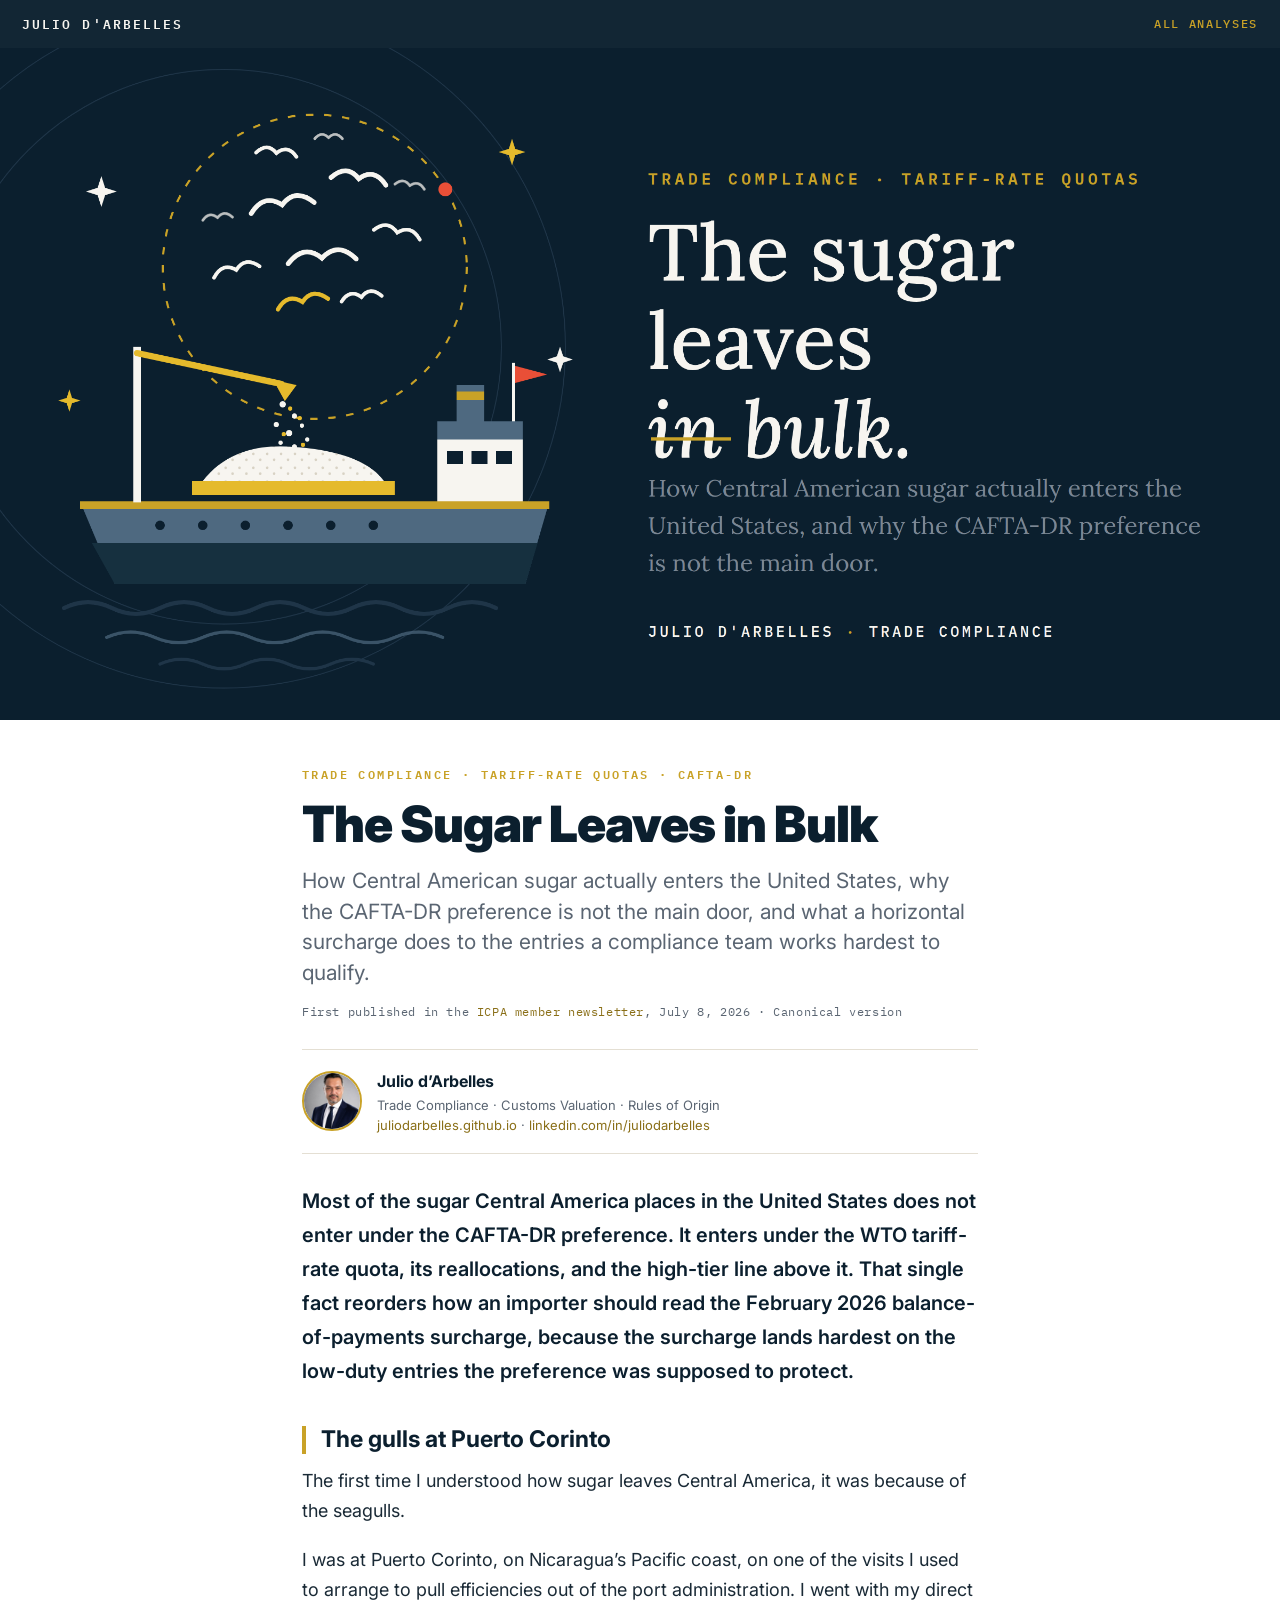
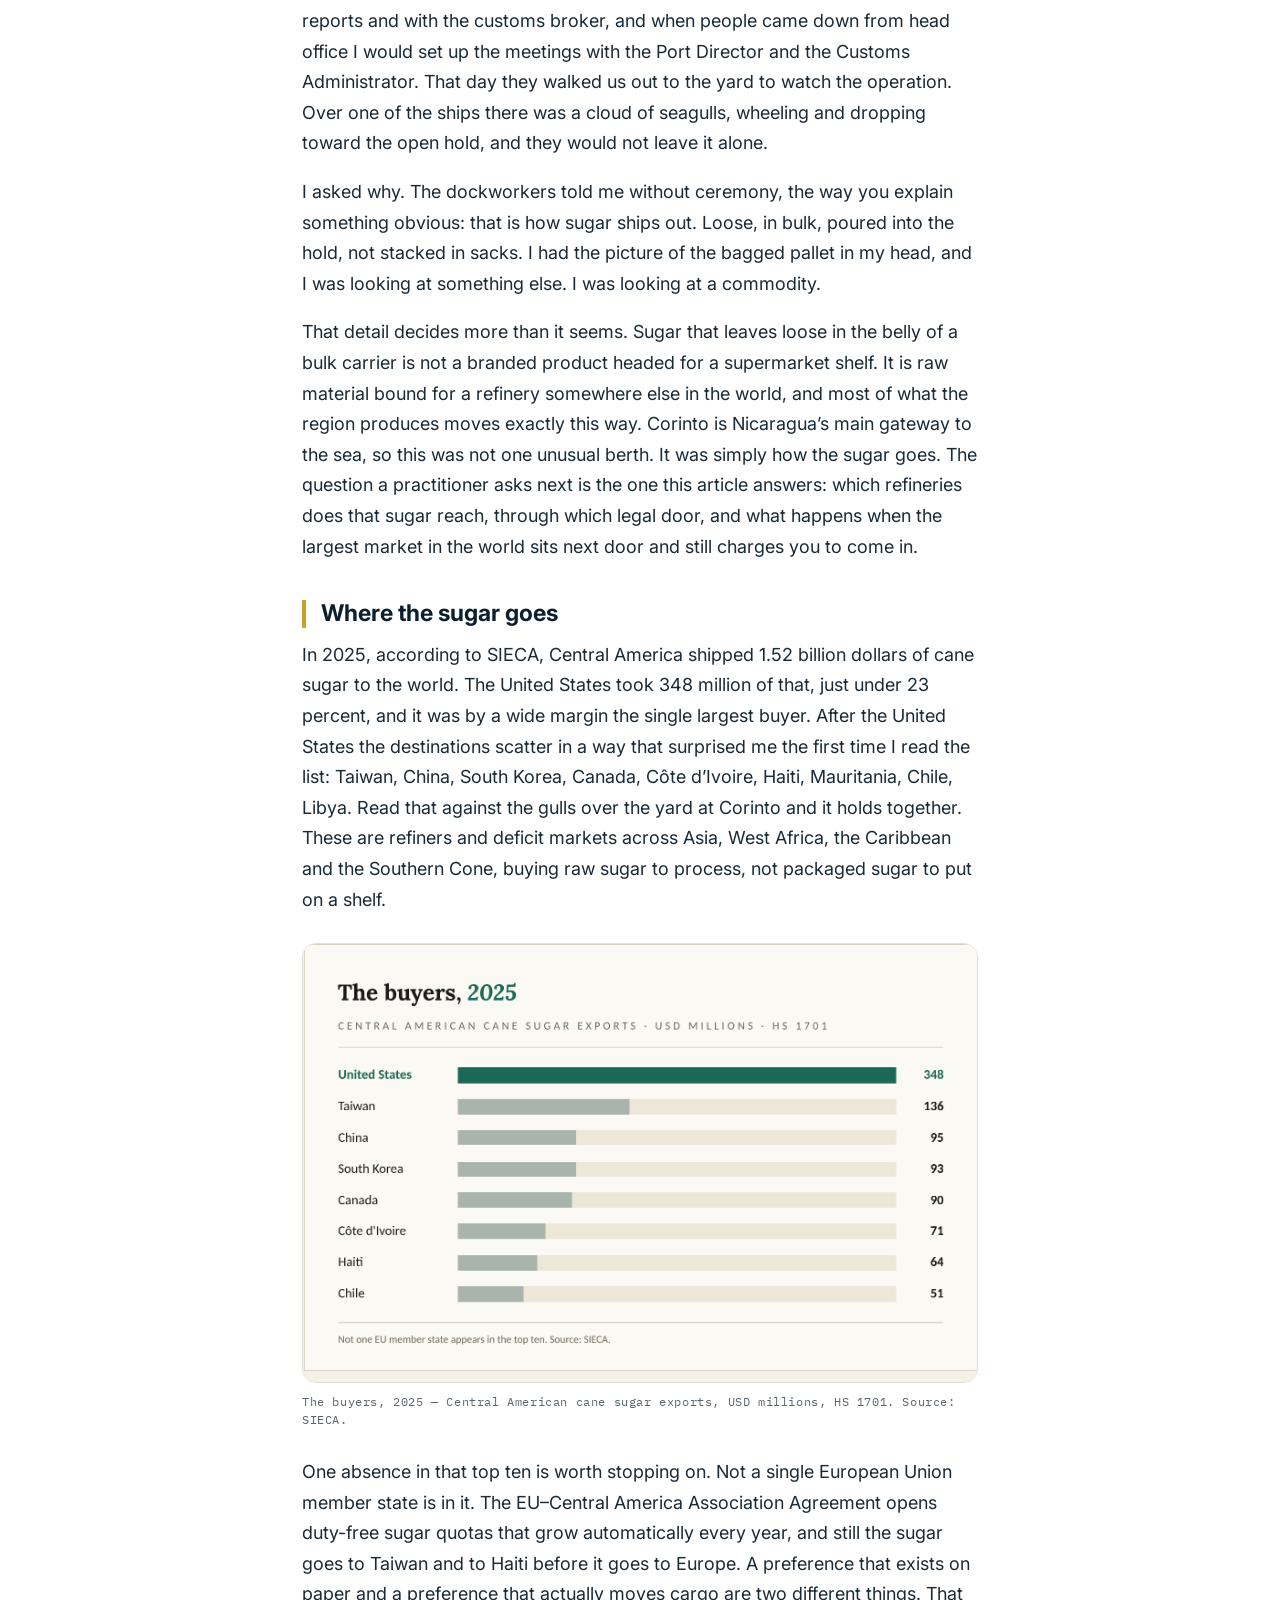
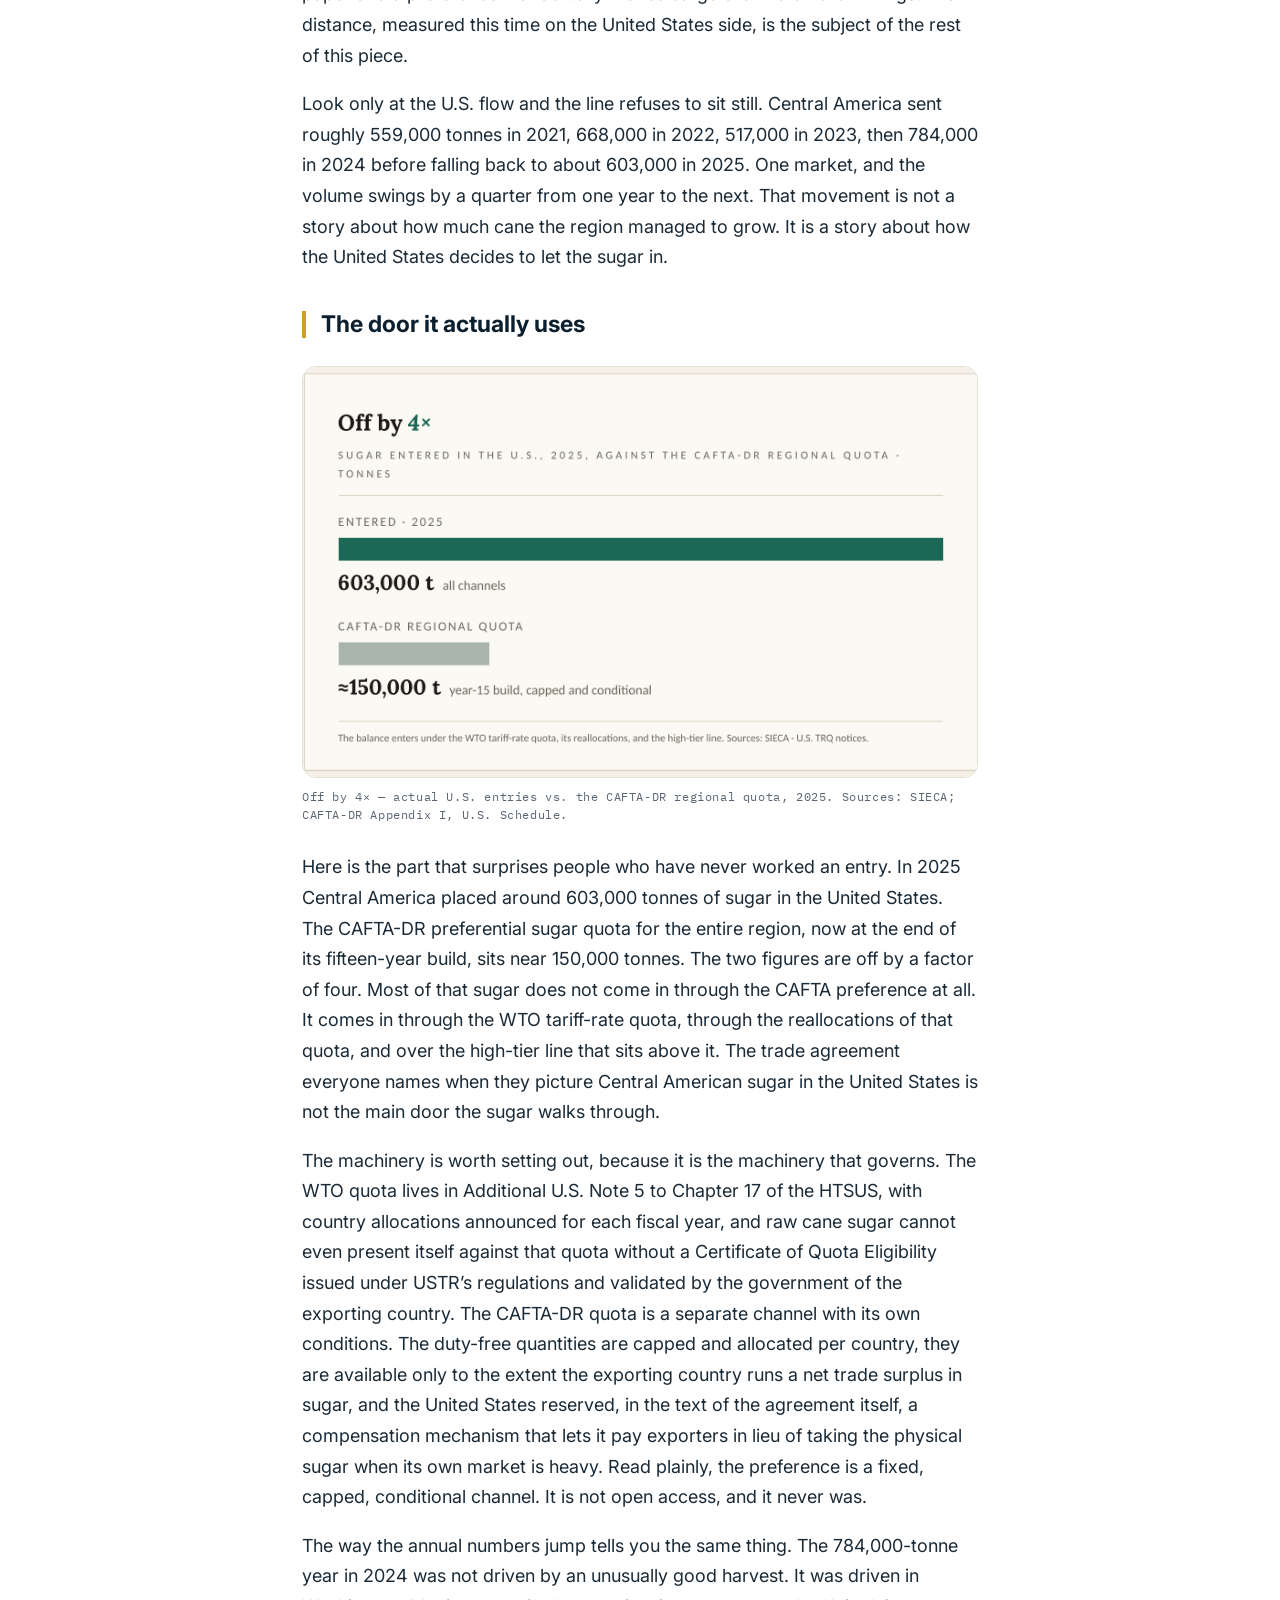
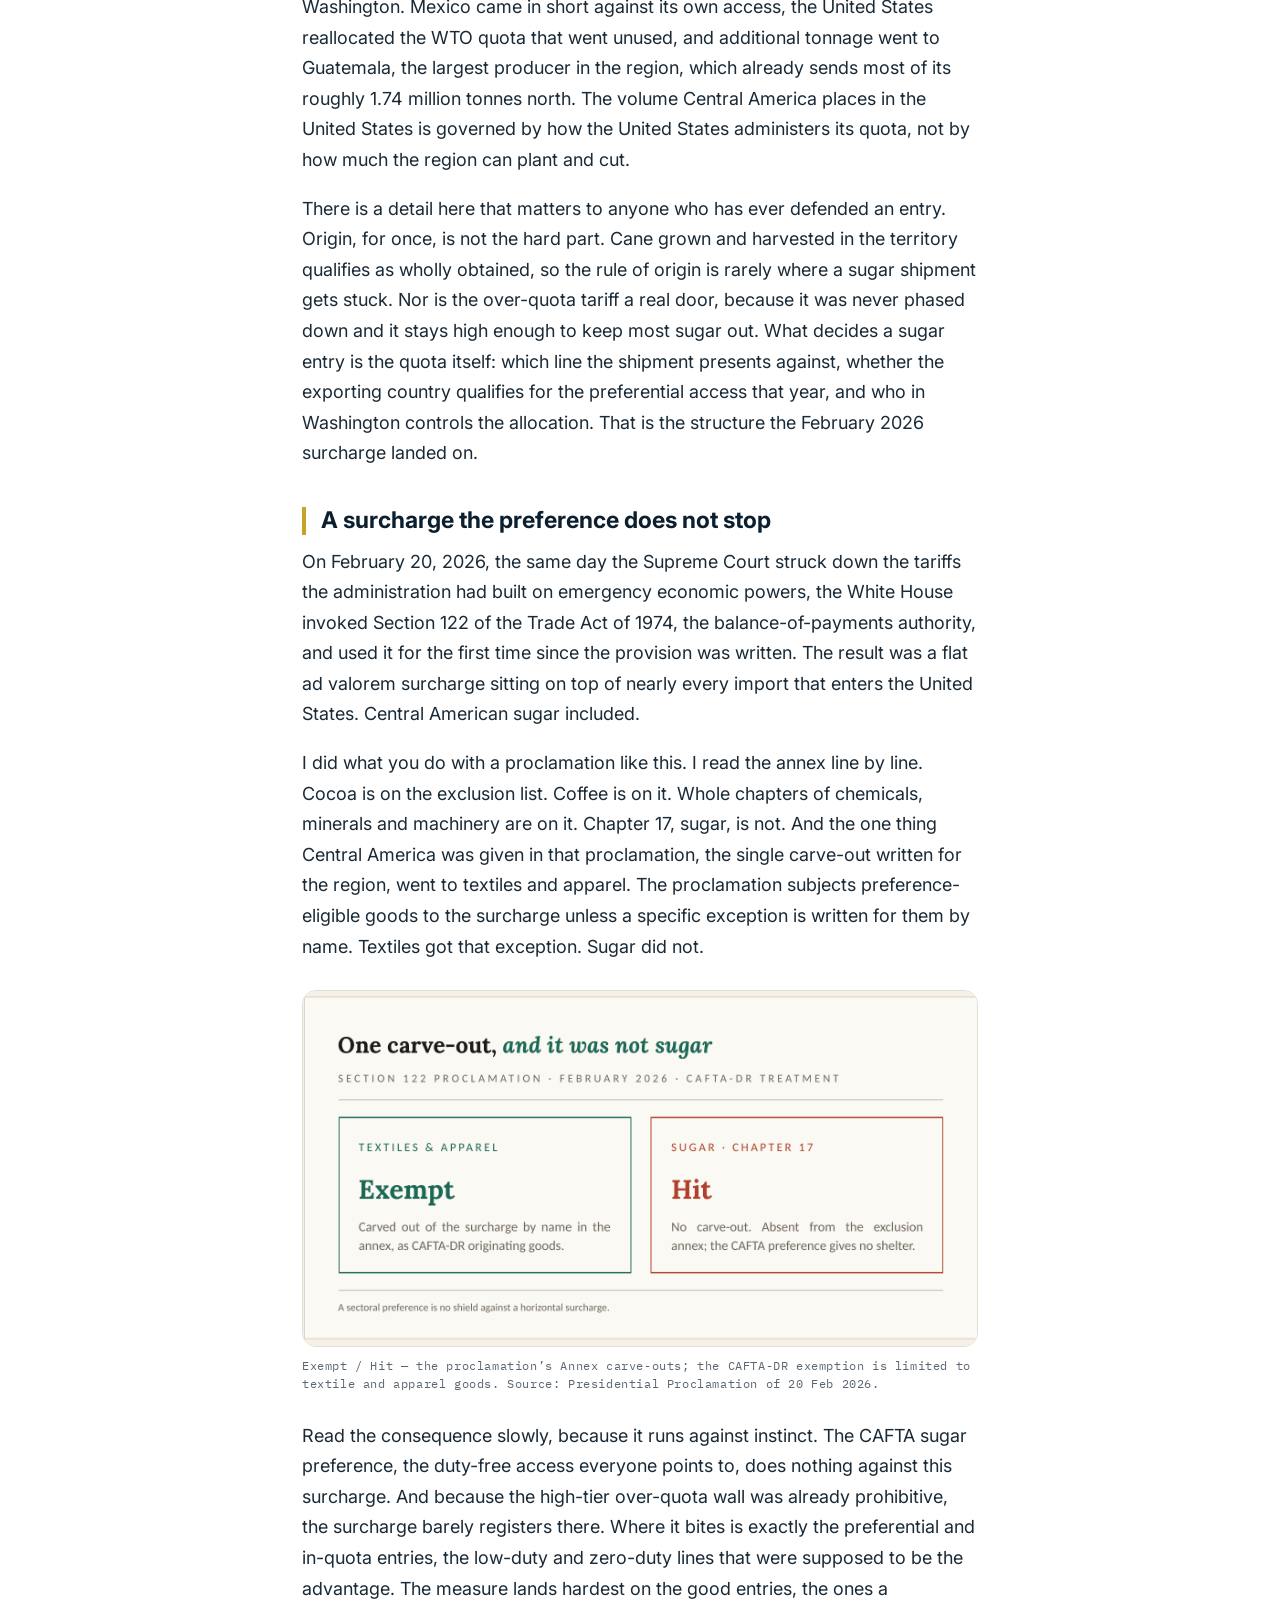
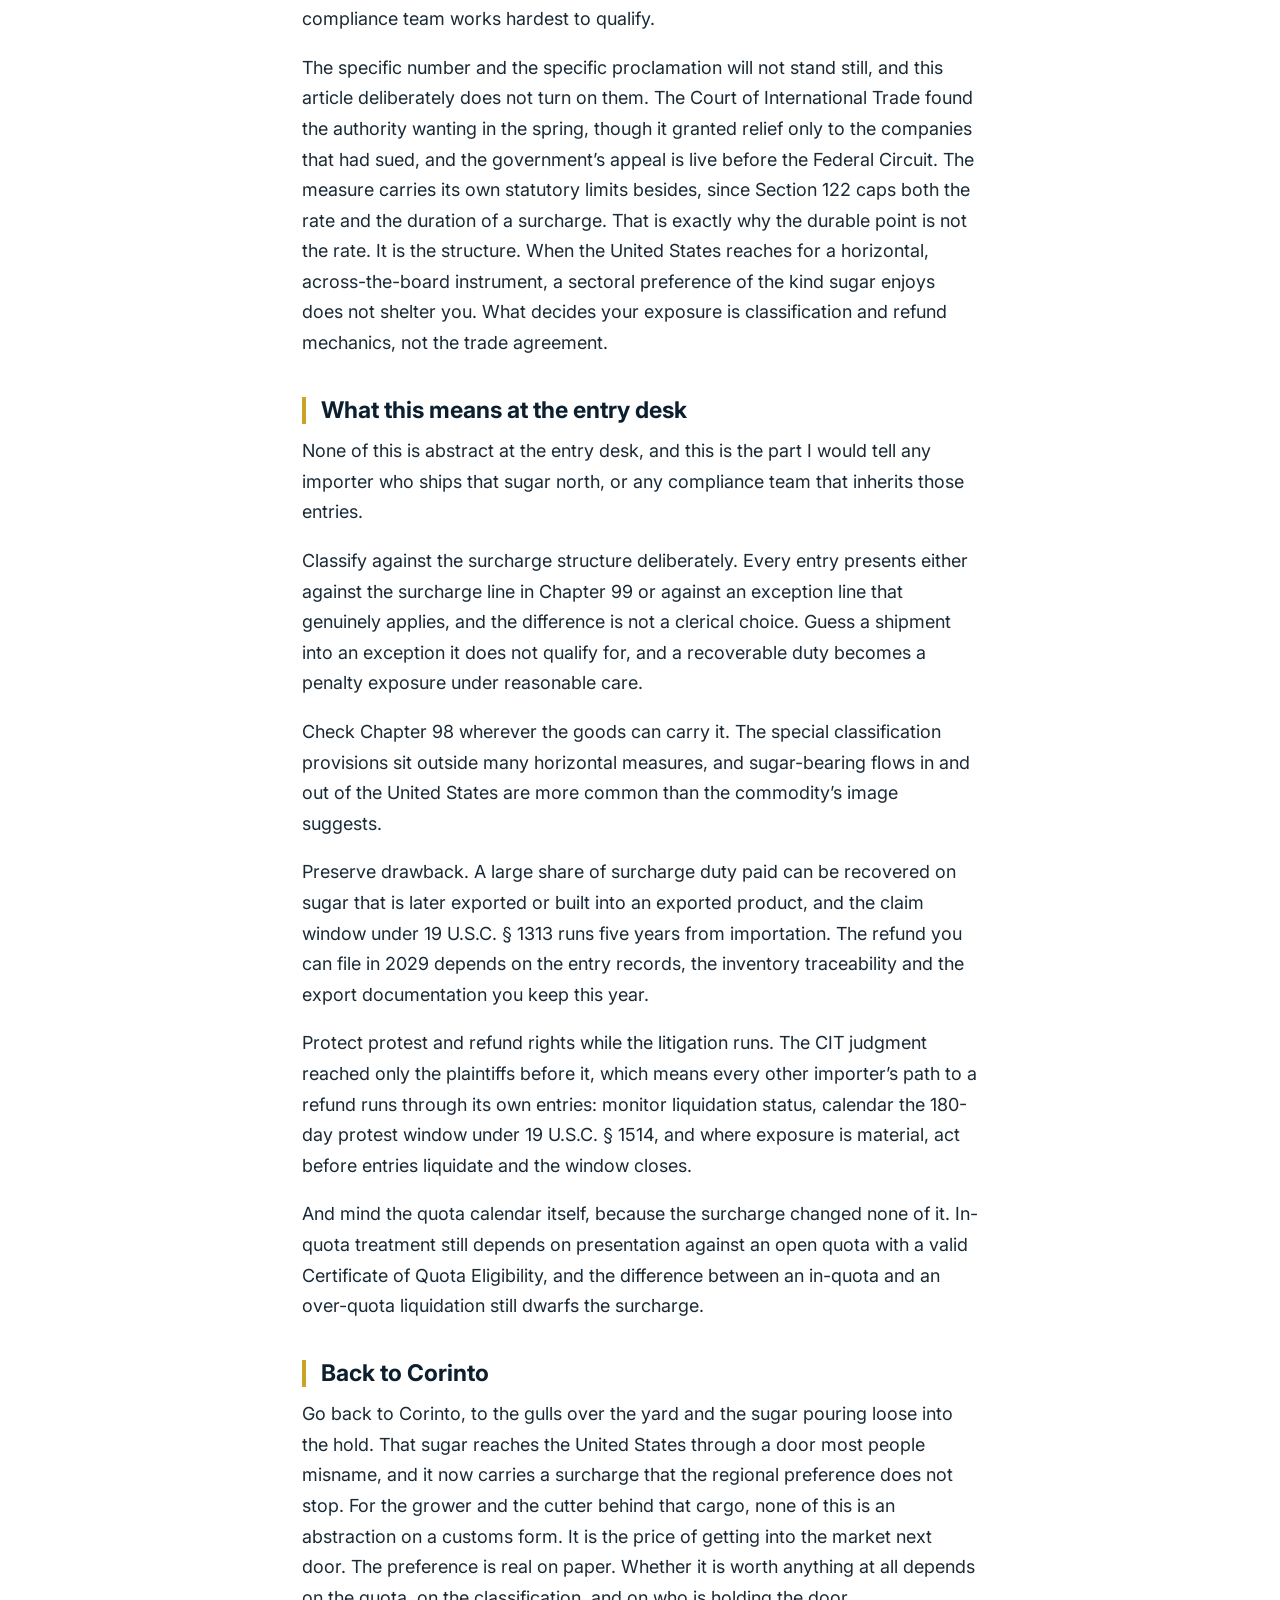
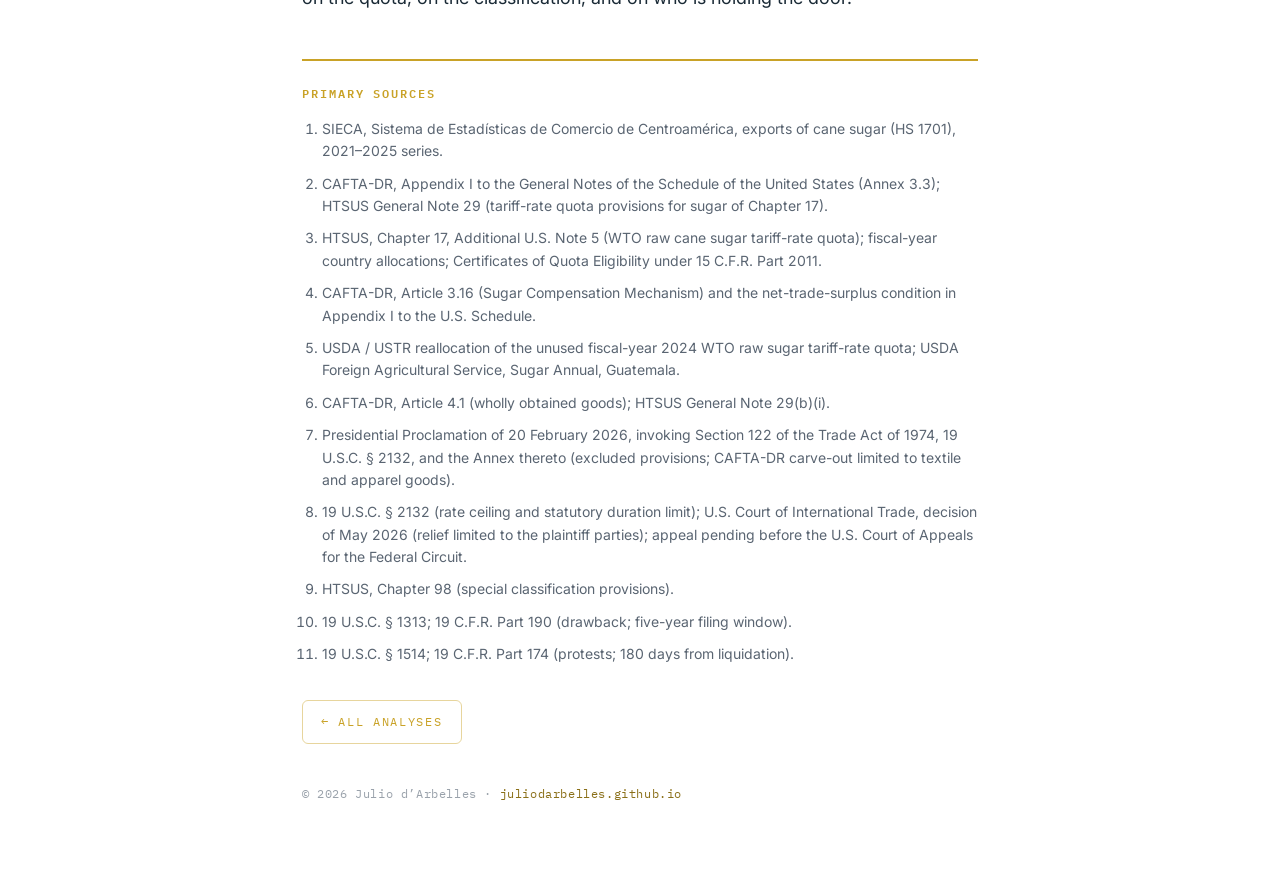
<file: the-sugar-leaves-in-bulk.html>
<!doctype html>
<html lang="en">
<head>
<meta charset="utf-8">
<meta name="viewport" content="width=device-width, initial-scale=1">
<title>The Sugar Leaves in Bulk — Julio d'Arbelles</title>
<meta name="description" content="How Central American sugar actually enters the United States, why the CAFTA-DR preference is not the main door, and what a horizontal surcharge does to the entries a compliance team works hardest to qualify.">
<link rel="canonical" href="https://juliodarbelles.github.io/the-sugar-leaves-in-bulk.html">
<meta property="og:title" content="The Sugar Leaves in Bulk">
<meta property="og:description" content="How Central American sugar actually enters the United States, why the CAFTA-DR preference is not the main door, and what a horizontal surcharge does to the entries a compliance team works hardest to qualify.">
<meta property="og:image" content="sugar-cover.png">
<meta property="og:type" content="article">
<link rel="preconnect" href="https://fonts.googleapis.com">
<link rel="preconnect" href="https://fonts.gstatic.com" crossorigin>
<link href="https://fonts.googleapis.com/css2?family=Inter:wght@400;600;700;900&family=IBM+Plex+Mono:wght@500;600&display=swap" rel="stylesheet">
<style>
:root{--navy:#0B1F2E;--gold:#C9A227;--goldd:#8a6f18;--slate:#5A6572;--hair:#E4DFD3;--ink:#1A2A36;--cream:#F7F5F0;}
*{margin:0;padding:0;box-sizing:border-box;}
body{font-family:'Inter',system-ui,sans-serif;color:var(--ink);background:#fff;line-height:1.7;-webkit-font-smoothing:antialiased;}
a{color:var(--goldd);}
.hero{width:100%;display:block;}
.hero img{width:100%;height:auto;display:block;}
.wrap{max-width:720px;margin:0 auto;padding:0 22px 80px;}
.eyebrow{font-family:'IBM Plex Mono',monospace;font-weight:600;letter-spacing:.2em;text-transform:uppercase;font-size:12px;color:var(--gold);margin-top:44px;}
h1{font-weight:900;font-size:clamp(32px,6vw,50px);line-height:1.04;letter-spacing:-.02em;color:var(--navy);margin:14px 0 0;}
.deck{font-size:clamp(17px,2.6vw,21px);line-height:1.45;color:var(--slate);margin-top:16px;}
.pub{font-family:'IBM Plex Mono',monospace;font-size:12px;letter-spacing:.05em;color:var(--slate);margin-top:14px;}
.pub a{text-decoration:none;}
.author{display:flex;align-items:center;gap:15px;margin:26px 0 6px;padding:18px 0;border-top:1px solid var(--hair);border-bottom:1px solid var(--hair);}
.author img{width:60px;height:60px;border-radius:50%;object-fit:cover;border:2px solid var(--gold);flex:0 0 60px;}
.author .name{font-weight:700;font-size:16px;color:var(--navy);}
.author .meta{font-size:13px;color:var(--slate);line-height:1.55;}
.author .meta a{text-decoration:none;}
article{font-size:18px;}
article p{margin:0 0 18px;}
article p.lead{font-size:20px;font-weight:600;color:var(--navy);margin-top:30px;}
h2{font-weight:700;font-size:23px;color:var(--navy);margin:38px 0 12px;padding-left:15px;border-left:4px solid var(--gold);line-height:1.2;}
.stat{margin:26px 0;padding:26px 28px;background:var(--cream);border:1px solid var(--hair);border-radius:14px;}
.stat b{display:block;font-weight:900;font-size:60px;line-height:1;color:var(--navy);letter-spacing:-.03em;}
.stat span{display:block;font-family:'IBM Plex Mono',monospace;font-size:12px;letter-spacing:.06em;color:var(--slate);margin-top:12px;text-transform:uppercase;line-height:1.4;}
.sources{margin-top:46px;padding-top:22px;border-top:2px solid var(--gold);}
.sources .st{font-family:'IBM Plex Mono',monospace;font-weight:600;letter-spacing:.16em;text-transform:uppercase;font-size:12px;color:var(--gold);margin-bottom:14px;}
.sources ol{padding-left:20px;}
.sources li{font-size:14px;line-height:1.6;color:var(--slate);margin-bottom:10px;}
.foot{margin-top:40px;font-family:'IBM Plex Mono',monospace;font-size:12px;letter-spacing:.05em;color:#9aa2ab;}
.foot a{color:var(--goldd);text-decoration:none;}
.fig{margin:28px 0;}
.fig img{width:100%;height:auto;display:block;border:1px solid var(--hair);border-radius:14px;}
.fig.portrait{max-width:520px;margin-left:auto;margin-right:auto;}
.fig .cap{font-family:'IBM Plex Mono',monospace;font-size:12px;letter-spacing:.05em;color:var(--slate);margin-top:10px;line-height:1.5;}
@media(max-width:560px){article{font-size:17px;} .stat b{font-size:46px;}}

.topbar{position:sticky;top:0;z-index:50;background:rgba(11,31,46,.97);backdrop-filter:saturate(1.2) blur(6px);display:flex;align-items:center;justify-content:space-between;padding:13px 22px;}
.topbar .brand{font-family:'IBM Plex Mono',monospace;font-weight:600;font-size:13px;letter-spacing:.16em;text-transform:uppercase;color:#F7F5F0;text-decoration:none;}
.topbar .navlink{font-family:'IBM Plex Mono',monospace;font-weight:500;font-size:12px;letter-spacing:.14em;text-transform:uppercase;color:#C9A227;text-decoration:none;}
.topbar .navlink:hover{color:#E5BA2C;}
.backfoot{margin-top:34px;}
.backfoot a{display:inline-block;font-family:'IBM Plex Mono',monospace;font-size:12px;letter-spacing:.14em;text-transform:uppercase;color:#C9A227;text-decoration:none;border:1px solid rgba(201,162,39,.45);padding:11px 18px;border-radius:6px;}
.backfoot a:hover{background:rgba(201,162,39,.10);}
@media(max-width:560px){.topbar .brand{font-size:11px;letter-spacing:.12em;} .topbar .navlink{font-size:11px;}}
</style>
</head>
<body>
<div class="topbar"><a class="brand" href="index.html">Julio d'Arbelles</a><a class="navlink" href="index.html">All analyses</a></div>
<div class="hero"><img src="sugar-cover.png" alt="The Sugar Leaves in Bulk — seagulls over the open hold of a bulk carrier loading Central American sugar"></div>
<div class="wrap">
  <div class="eyebrow">Trade Compliance &middot; Tariff-Rate Quotas &middot; CAFTA-DR</div>
  <h1>The Sugar Leaves in Bulk</h1>
  <div class="deck">How Central American sugar actually enters the United States, why the CAFTA-DR preference is not the main door, and what a horizontal surcharge does to the entries a compliance team works hardest to qualify.</div>
  <div class="pub">First published in the <a href="https://www.icpainc.org/the-sugar-leaves-in-bulk/">ICPA member newsletter</a>, July 8, 2026 &middot; Canonical version</div>
  <div class="author">
    <img src="author.jpg" alt="Julio d'Arbelles">
    <div>
      <div class="name">Julio d&rsquo;Arbelles</div>
      <div class="meta">Trade Compliance &middot; Customs Valuation &middot; Rules of Origin<br>
      <a href="https://juliodarbelles.github.io/#practice">juliodarbelles.github.io</a> &middot; <a href="https://www.linkedin.com/in/juliodarbelles">linkedin.com/in/juliodarbelles</a></div>
    </div>
  </div>
  <article>
<p class="lead">Most of the sugar Central America places in the United States does not enter under the CAFTA-DR preference. It enters under the WTO tariff-rate quota, its reallocations, and the high-tier line above it. That single fact reorders how an importer should read the February 2026 balance-of-payments surcharge, because the surcharge lands hardest on the low-duty entries the preference was supposed to protect.</p>
<h2>The gulls at Puerto Corinto</h2>
<p>The first time I understood how sugar leaves Central America, it was because of the seagulls.</p>
<p>I was at Puerto Corinto, on Nicaragua’s Pacific coast, on one of the visits I used to arrange to pull efficiencies out of the port administration. I went with my direct reports and with the customs broker, and when people came down from head office I would set up the meetings with the Port Director and the Customs Administrator. That day they walked us out to the yard to watch the operation. Over one of the ships there was a cloud of seagulls, wheeling and dropping toward the open hold, and they would not leave it alone.</p>
<p>I asked why. The dockworkers told me without ceremony, the way you explain something obvious: that is how sugar ships out. Loose, in bulk, poured into the hold, not stacked in sacks. I had the picture of the bagged pallet in my head, and I was looking at something else. I was looking at a commodity.</p>
<p>That detail decides more than it seems. Sugar that leaves loose in the belly of a bulk carrier is not a branded product headed for a supermarket shelf. It is raw material bound for a refinery somewhere else in the world, and most of what the region produces moves exactly this way. Corinto is Nicaragua’s main gateway to the sea, so this was not one unusual berth. It was simply how the sugar goes. The question a practitioner asks next is the one this article answers: which refineries does that sugar reach, through which legal door, and what happens when the largest market in the world sits next door and still charges you to come in.</p>
<h2>Where the sugar goes</h2>
<p>In 2025, according to SIECA, Central America shipped 1.52 billion dollars of cane sugar to the world. The United States took 348 million of that, just under 23 percent, and it was by a wide margin the single largest buyer. After the United States the destinations scatter in a way that surprised me the first time I read the list: Taiwan, China, South Korea, Canada, Côte d’Ivoire, Haiti, Mauritania, Chile, Libya. Read that against the gulls over the yard at Corinto and it holds together. These are refiners and deficit markets across Asia, West Africa, the Caribbean and the Southern Cone, buying raw sugar to process, not packaged sugar to put on a shelf.</p>
<div class="fig"><img src="fig-sugar-buyers.png" alt="The buyers, 2025: Central American cane sugar exports by destination, USD millions, HS 1701" loading="lazy"><div class="cap">The buyers, 2025 &mdash; Central American cane sugar exports, USD millions, HS 1701. Source: SIECA.</div></div>

<p>One absence in that top ten is worth stopping on. Not a single European Union member state is in it. The EU–Central America Association Agreement opens duty-free sugar quotas that grow automatically every year, and still the sugar goes to Taiwan and to Haiti before it goes to Europe. A preference that exists on paper and a preference that actually moves cargo are two different things. That distance, measured this time on the United States side, is the subject of the rest of this piece.</p>
<p>Look only at the U.S. flow and the line refuses to sit still. Central America sent roughly 559,000 tonnes in 2021, 668,000 in 2022, 517,000 in 2023, then 784,000 in 2024 before falling back to about 603,000 in 2025. One market, and the volume swings by a quarter from one year to the next. That movement is not a story about how much cane the region managed to grow. It is a story about how the United States decides to let the sugar in.</p>
<h2>The door it actually uses</h2>
<div class="fig"><img src="fig-sugar-offby4.png" alt="Off by 4x: actual U.S. entries of Central American sugar in 2025 versus the CAFTA-DR regional quota" loading="lazy"><div class="cap">Off by 4&times; &mdash; actual U.S. entries vs. the CAFTA-DR regional quota, 2025. Sources: SIECA; CAFTA-DR Appendix I, U.S. Schedule.</div></div>
<p>Here is the part that surprises people who have never worked an entry. In 2025 Central America placed around 603,000 tonnes of sugar in the United States. The CAFTA-DR preferential sugar quota for the entire region, now at the end of its fifteen-year build, sits near 150,000 tonnes. The two figures are off by a factor of four. Most of that sugar does not come in through the CAFTA preference at all. It comes in through the WTO tariff-rate quota, through the reallocations of that quota, and over the high-tier line that sits above it. The trade agreement everyone names when they picture Central American sugar in the United States is not the main door the sugar walks through.</p>
<p>The machinery is worth setting out, because it is the machinery that governs. The WTO quota lives in Additional U.S. Note 5 to Chapter 17 of the HTSUS, with country allocations announced for each fiscal year, and raw cane sugar cannot even present itself against that quota without a Certificate of Quota Eligibility issued under USTR’s regulations and validated by the government of the exporting country. The CAFTA-DR quota is a separate channel with its own conditions. The duty-free quantities are capped and allocated per country, they are available only to the extent the exporting country runs a net trade surplus in sugar, and the United States reserved, in the text of the agreement itself, a compensation mechanism that lets it pay exporters in lieu of taking the physical sugar when its own market is heavy. Read plainly, the preference is a fixed, capped, conditional channel. It is not open access, and it never was.</p>
<p>The way the annual numbers jump tells you the same thing. The 784,000-tonne year in 2024 was not driven by an unusually good harvest. It was driven in Washington. Mexico came in short against its own access, the United States reallocated the WTO quota that went unused, and additional tonnage went to Guatemala, the largest producer in the region, which already sends most of its roughly 1.74 million tonnes north. The volume Central America places in the United States is governed by how the United States administers its quota, not by how much the region can plant and cut.</p>
<p>There is a detail here that matters to anyone who has ever defended an entry. Origin, for once, is not the hard part. Cane grown and harvested in the territory qualifies as wholly obtained, so the rule of origin is rarely where a sugar shipment gets stuck. Nor is the over-quota tariff a real door, because it was never phased down and it stays high enough to keep most sugar out. What decides a sugar entry is the quota itself: which line the shipment presents against, whether the exporting country qualifies for the preferential access that year, and who in Washington controls the allocation. That is the structure the February 2026 surcharge landed on.</p>
<h2>A surcharge the preference does not stop</h2>
<p>On February 20, 2026, the same day the Supreme Court struck down the tariffs the administration had built on emergency economic powers, the White House invoked Section 122 of the Trade Act of 1974, the balance-of-payments authority, and used it for the first time since the provision was written. The result was a flat ad valorem surcharge sitting on top of nearly every import that enters the United States. Central American sugar included.</p>
<p>I did what you do with a proclamation like this. I read the annex line by line. Cocoa is on the exclusion list. Coffee is on it. Whole chapters of chemicals, minerals and machinery are on it. Chapter 17, sugar, is not. And the one thing Central America was given in that proclamation, the single carve-out written for the region, went to textiles and apparel. The proclamation subjects preference-eligible goods to the surcharge unless a specific exception is written for them by name. Textiles got that exception. Sugar did not.</p>
<div class="fig"><img src="fig-sugar-exempt.png" alt="The carve-out structure of the February 2026 proclamation: exempt provisions versus goods the surcharge hits" loading="lazy"><div class="cap">Exempt / Hit &mdash; the proclamation&rsquo;s Annex carve-outs; the CAFTA-DR exemption is limited to textile and apparel goods. Source: Presidential Proclamation of 20 Feb 2026.</div></div>

<p>Read the consequence slowly, because it runs against instinct. The CAFTA sugar preference, the duty-free access everyone points to, does nothing against this surcharge. And because the high-tier over-quota wall was already prohibitive, the surcharge barely registers there. Where it bites is exactly the preferential and in-quota entries, the low-duty and zero-duty lines that were supposed to be the advantage. The measure lands hardest on the good entries, the ones a compliance team works hardest to qualify.</p>
<p>The specific number and the specific proclamation will not stand still, and this article deliberately does not turn on them. The Court of International Trade found the authority wanting in the spring, though it granted relief only to the companies that had sued, and the government’s appeal is live before the Federal Circuit. The measure carries its own statutory limits besides, since Section 122 caps both the rate and the duration of a surcharge. That is exactly why the durable point is not the rate. It is the structure. When the United States reaches for a horizontal, across-the-board instrument, a sectoral preference of the kind sugar enjoys does not shelter you. What decides your exposure is classification and refund mechanics, not the trade agreement.</p>
<h2>What this means at the entry desk</h2>
<p>None of this is abstract at the entry desk, and this is the part I would tell any importer who ships that sugar north, or any compliance team that inherits those entries.</p>
<p>Classify against the surcharge structure deliberately. Every entry presents either against the surcharge line in Chapter 99 or against an exception line that genuinely applies, and the difference is not a clerical choice. Guess a shipment into an exception it does not qualify for, and a recoverable duty becomes a penalty exposure under reasonable care.</p>
<p>Check Chapter 98 wherever the goods can carry it. The special classification provisions sit outside many horizontal measures, and sugar-bearing flows in and out of the United States are more common than the commodity’s image suggests.</p>
<p>Preserve drawback. A large share of surcharge duty paid can be recovered on sugar that is later exported or built into an exported product, and the claim window under 19 U.S.C. § 1313 runs five years from importation. The refund you can file in 2029 depends on the entry records, the inventory traceability and the export documentation you keep this year.</p>
<p>Protect protest and refund rights while the litigation runs. The CIT judgment reached only the plaintiffs before it, which means every other importer’s path to a refund runs through its own entries: monitor liquidation status, calendar the 180-day protest window under 19 U.S.C. § 1514, and where exposure is material, act before entries liquidate and the window closes.</p>
<p>And mind the quota calendar itself, because the surcharge changed none of it. In-quota treatment still depends on presentation against an open quota with a valid Certificate of Quota Eligibility, and the difference between an in-quota and an over-quota liquidation still dwarfs the surcharge.</p>
<h2>Back to Corinto</h2>
<p>Go back to Corinto, to the gulls over the yard and the sugar pouring loose into the hold. That sugar reaches the United States through a door most people misname, and it now carries a surcharge that the regional preference does not stop. For the grower and the cutter behind that cargo, none of this is an abstraction on a customs form. It is the price of getting into the market next door. The preference is real on paper. Whether it is worth anything at all depends on the quota, on the classification, and on who is holding the door.</p>
  </article>
  <div class="sources">
    <div class="st">Primary sources</div>
    <ol>
<li>SIECA, Sistema de Estadísticas de Comercio de Centroamérica, exports of cane sugar (HS 1701), 2021–2025 series.</li>
<li>CAFTA-DR, Appendix I to the General Notes of the Schedule of the United States (Annex 3.3); HTSUS General Note 29 (tariff-rate quota provisions for sugar of Chapter 17).</li>
<li>HTSUS, Chapter 17, Additional U.S. Note 5 (WTO raw cane sugar tariff-rate quota); fiscal-year country allocations; Certificates of Quota Eligibility under 15 C.F.R. Part 2011.</li>
<li>CAFTA-DR, Article 3.16 (Sugar Compensation Mechanism) and the net-trade-surplus condition in Appendix I to the U.S. Schedule.</li>
<li>USDA / USTR reallocation of the unused fiscal-year 2024 WTO raw sugar tariff-rate quota; USDA Foreign Agricultural Service, Sugar Annual, Guatemala.</li>
<li>CAFTA-DR, Article 4.1 (wholly obtained goods); HTSUS General Note 29(b)(i).</li>
<li>Presidential Proclamation of 20 February 2026, invoking Section 122 of the Trade Act of 1974, 19 U.S.C. § 2132, and the Annex thereto (excluded provisions; CAFTA-DR carve-out limited to textile and apparel goods).</li>
<li>19 U.S.C. § 2132 (rate ceiling and statutory duration limit); U.S. Court of International Trade, decision of May 2026 (relief limited to the plaintiff parties); appeal pending before the U.S. Court of Appeals for the Federal Circuit.</li>
<li>HTSUS, Chapter 98 (special classification provisions).</li>
<li>19 U.S.C. § 1313; 19 C.F.R. Part 190 (drawback; five-year filing window).</li>
<li>19 U.S.C. § 1514; 19 C.F.R. Part 174 (protests; 180 days from liquidation).</li>
    </ol>
  </div>
  <div class="backfoot"><a href="index.html">← All analyses</a></div>
  <div class="foot">&copy; 2026 Julio d&rsquo;Arbelles &middot; <a href="https://juliodarbelles.github.io/">juliodarbelles.github.io</a></div>
</div>
</body>
</html>
</file>
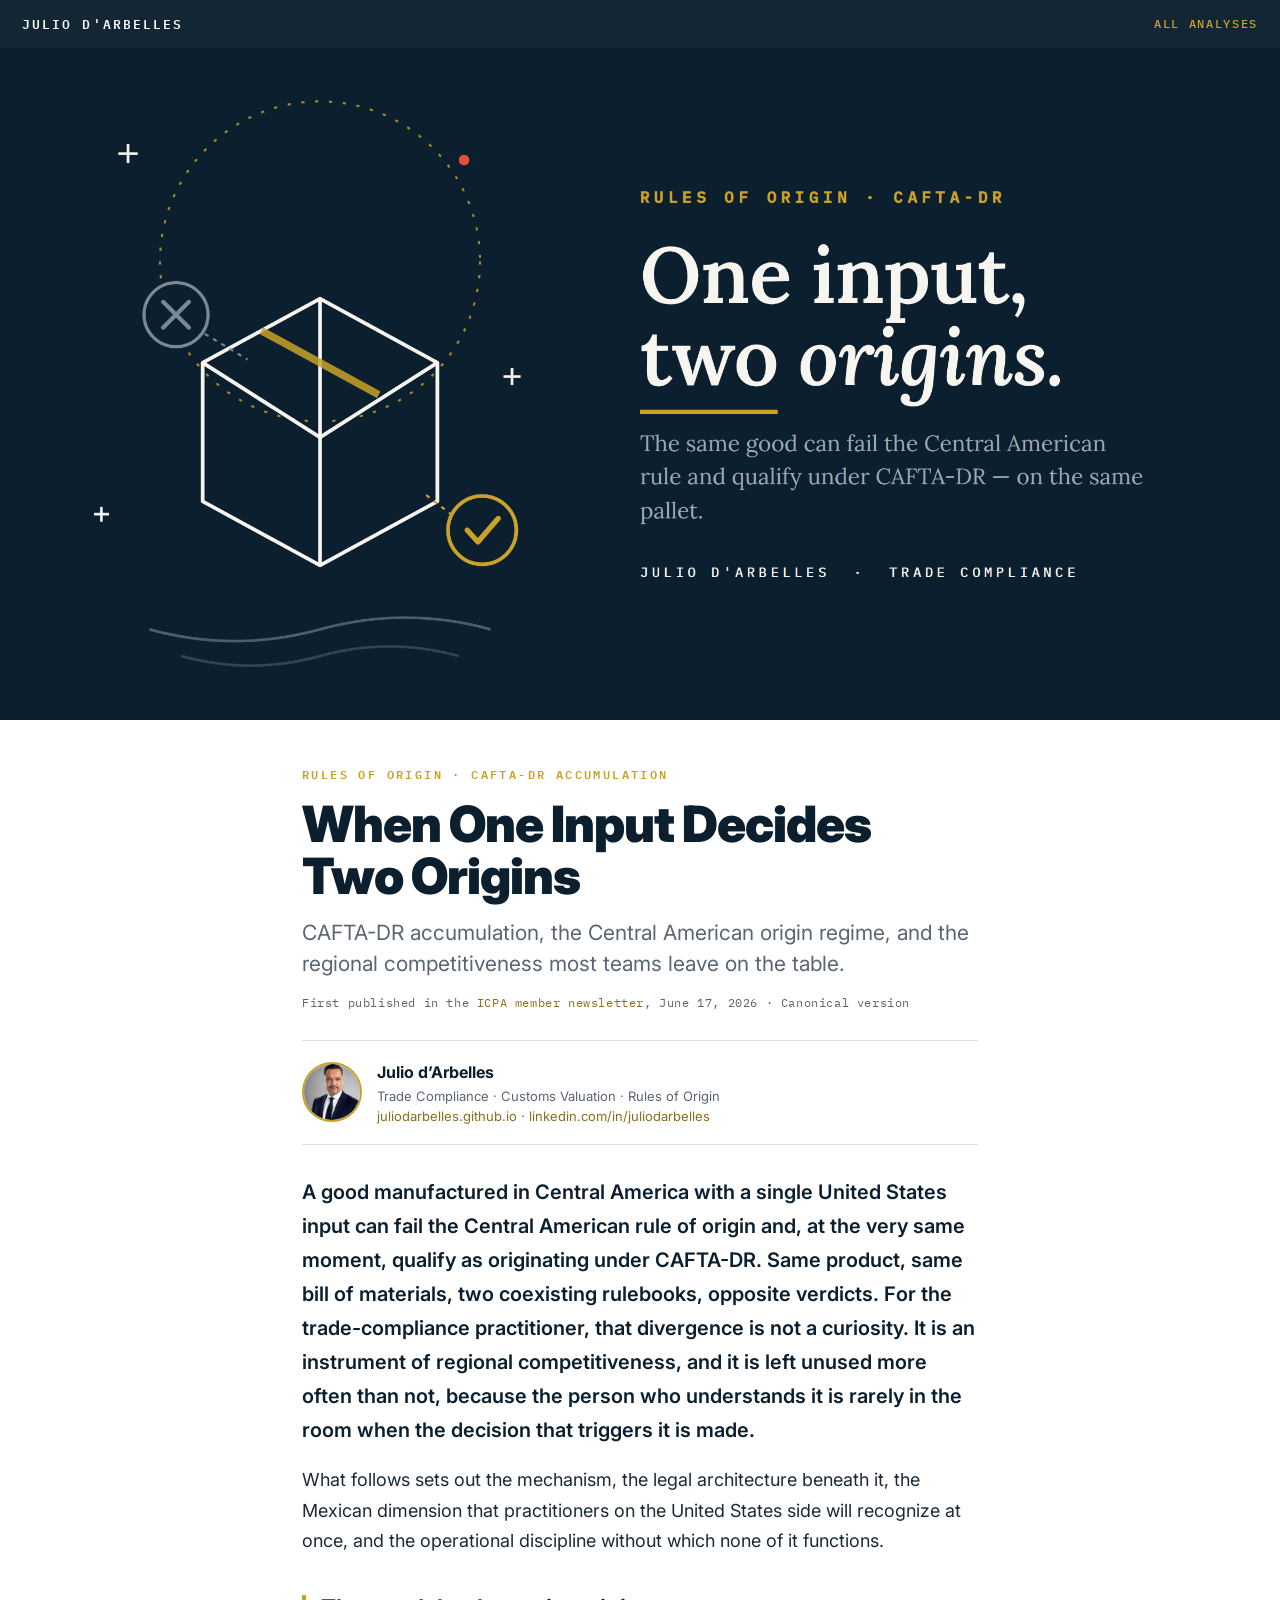
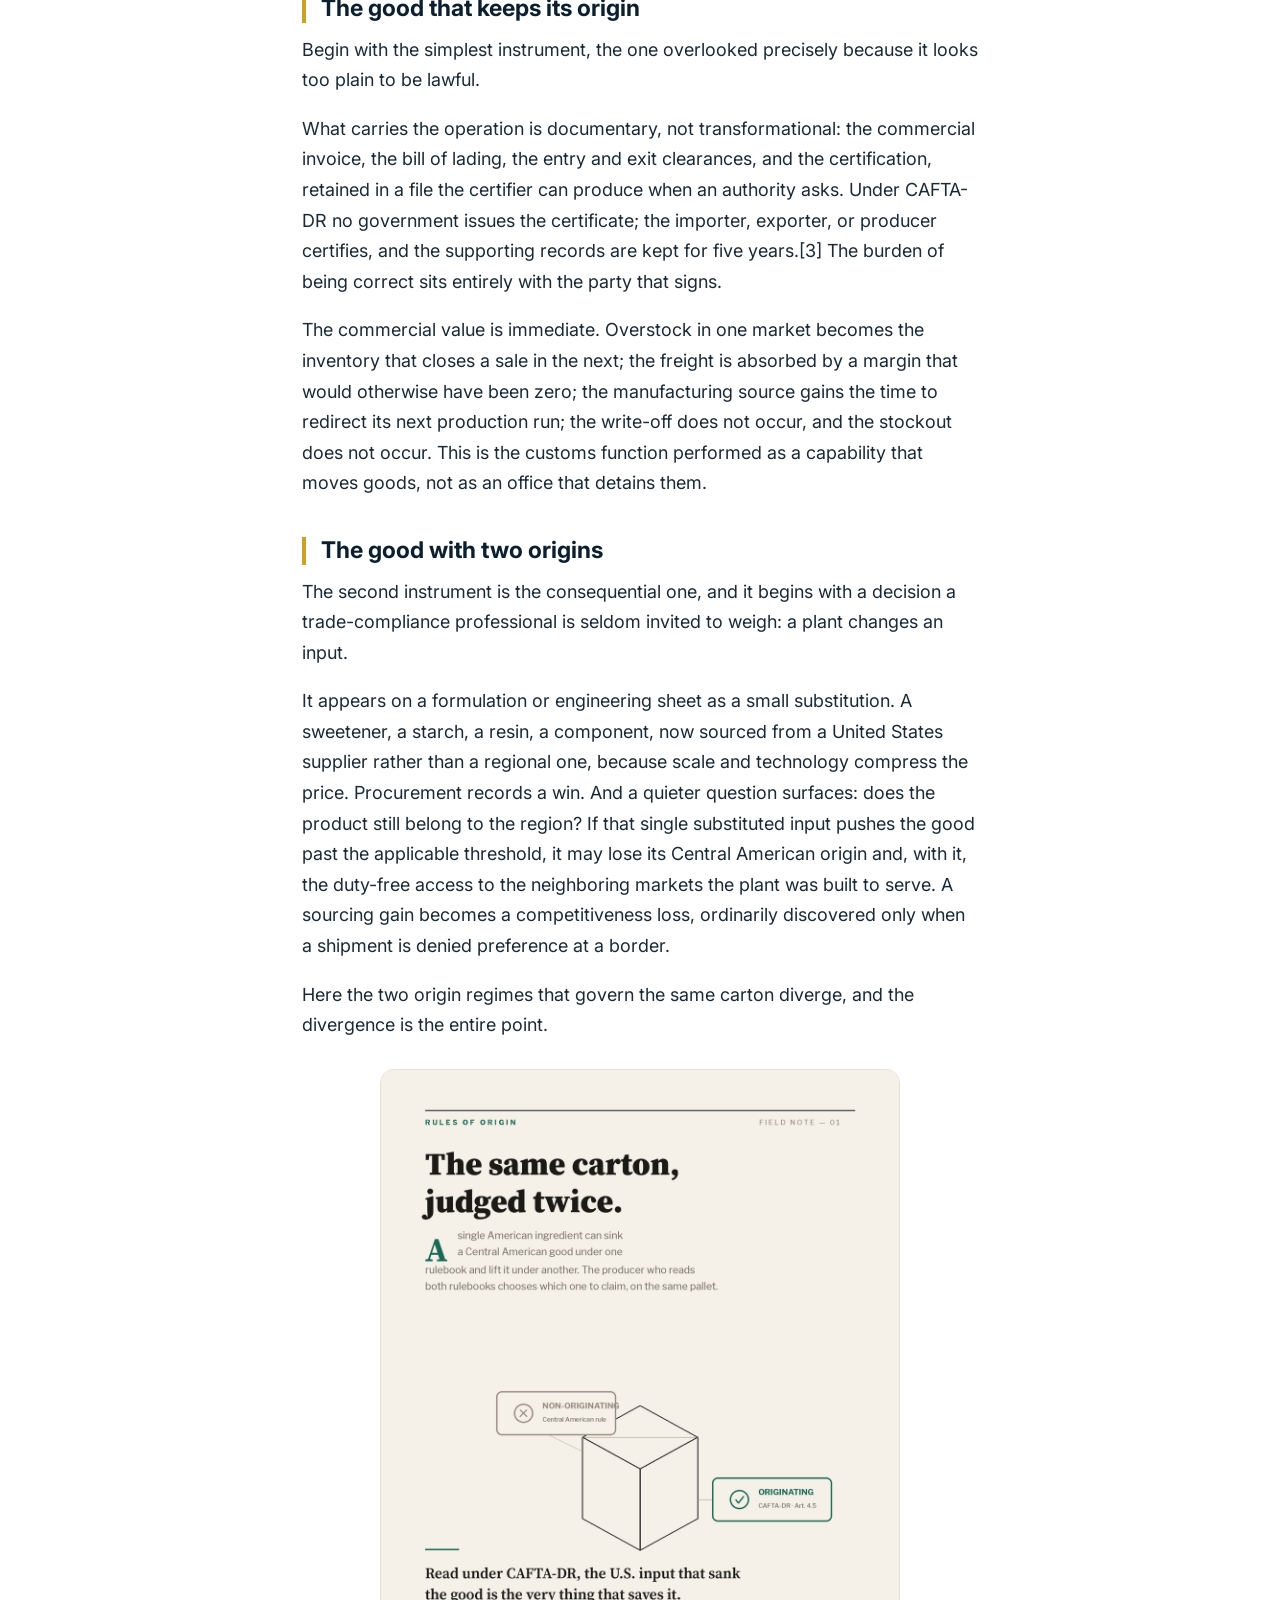
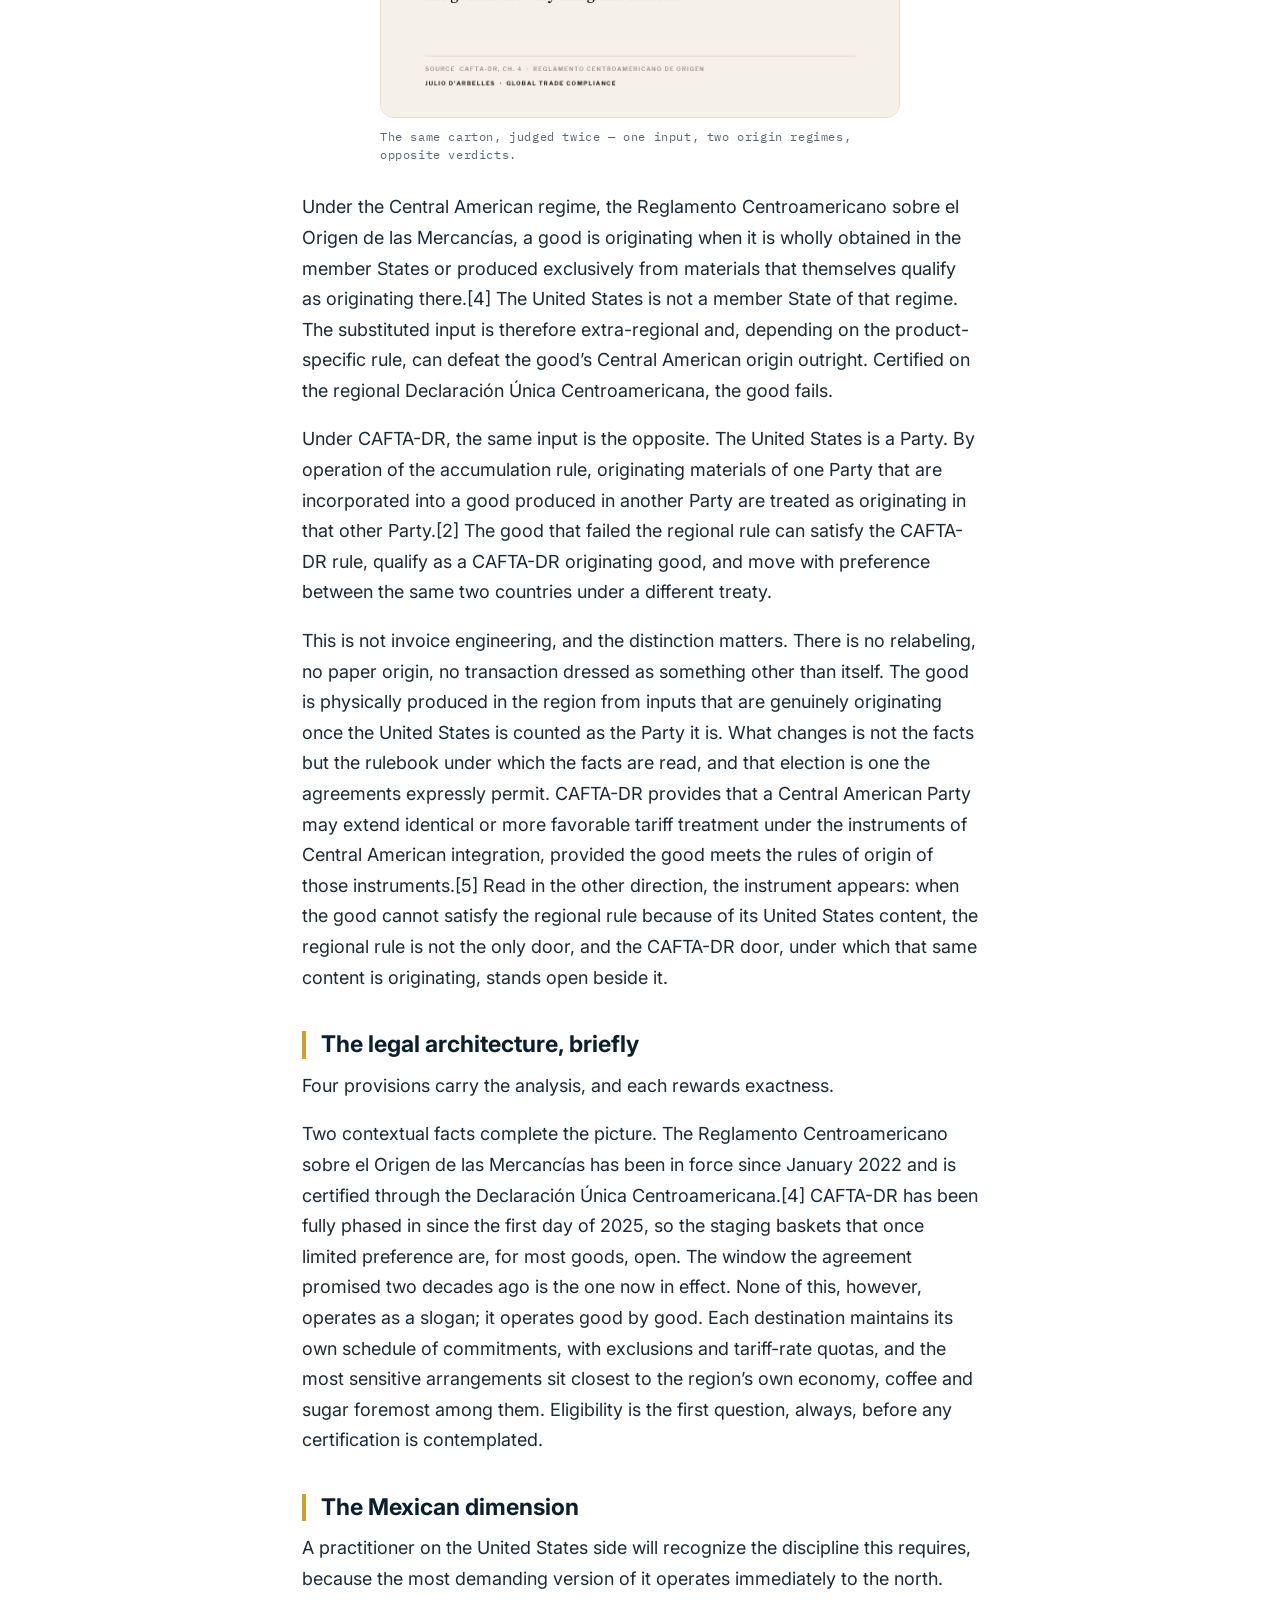
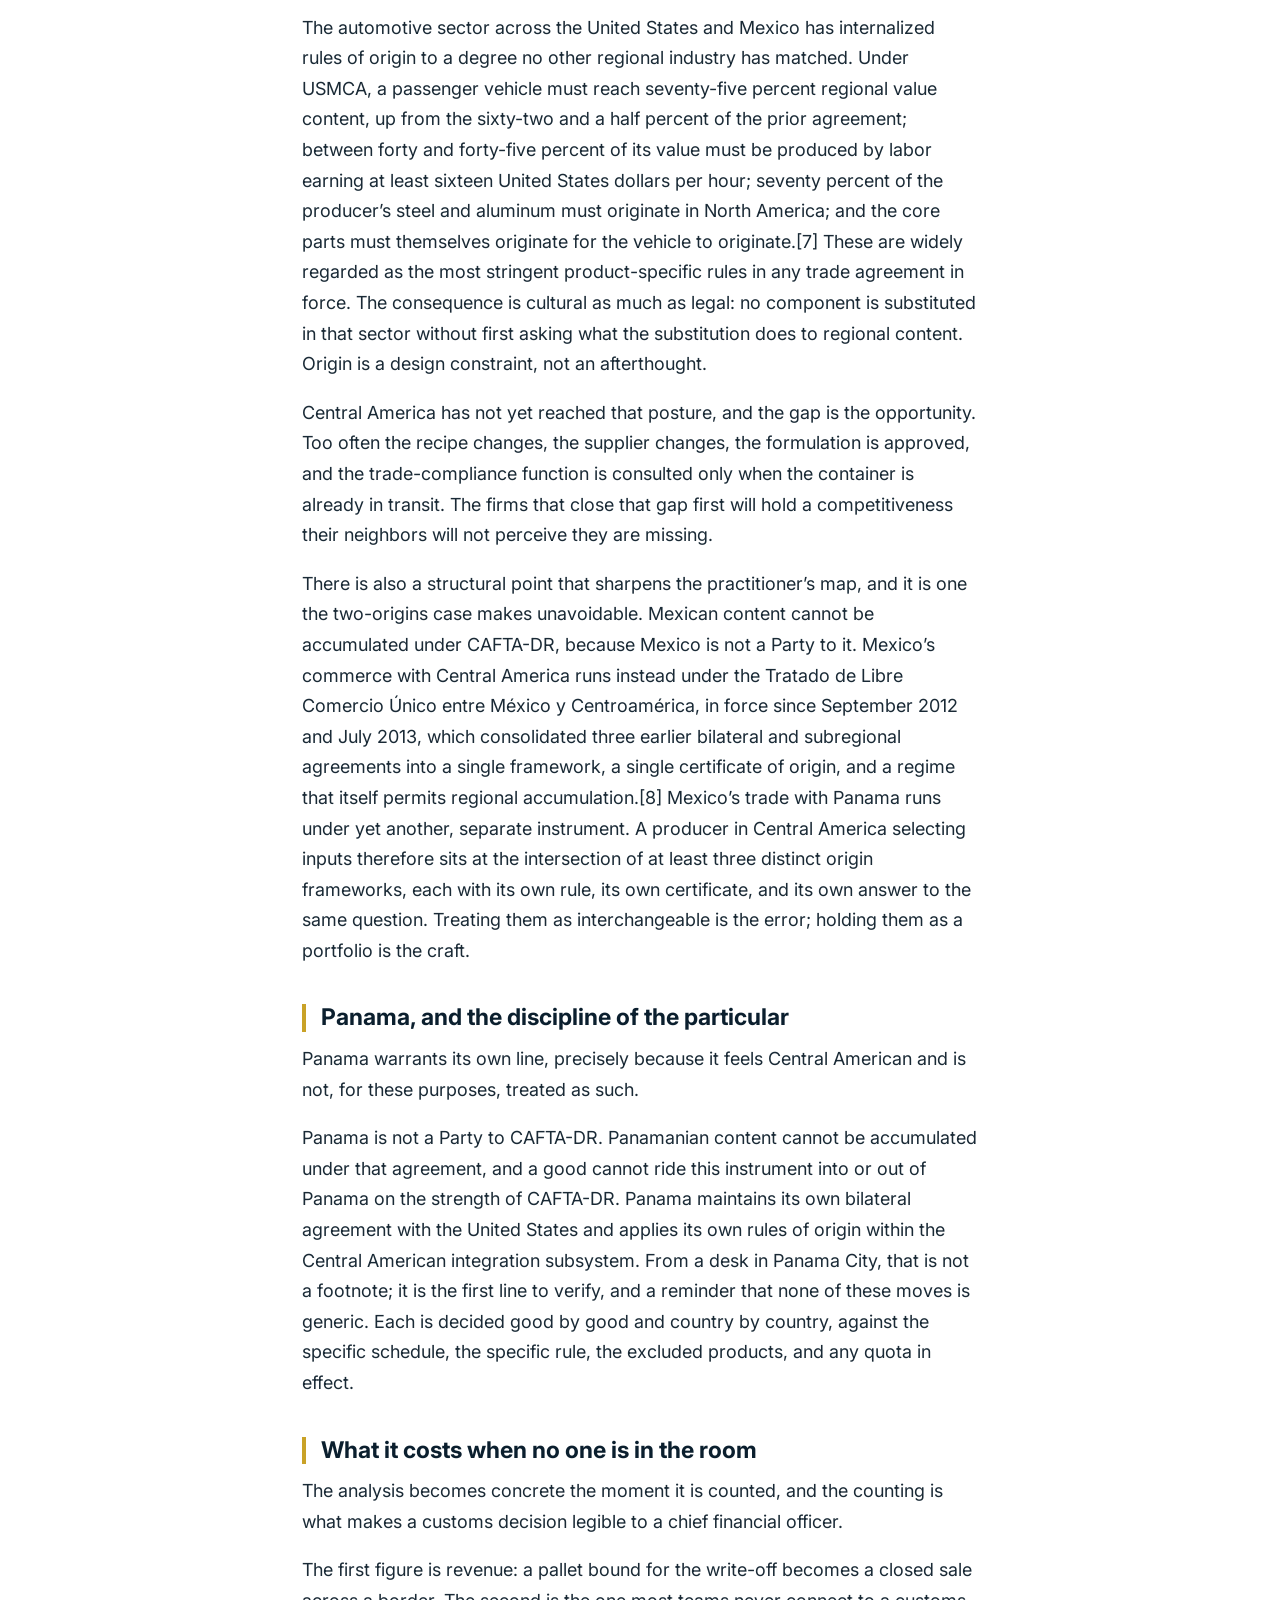
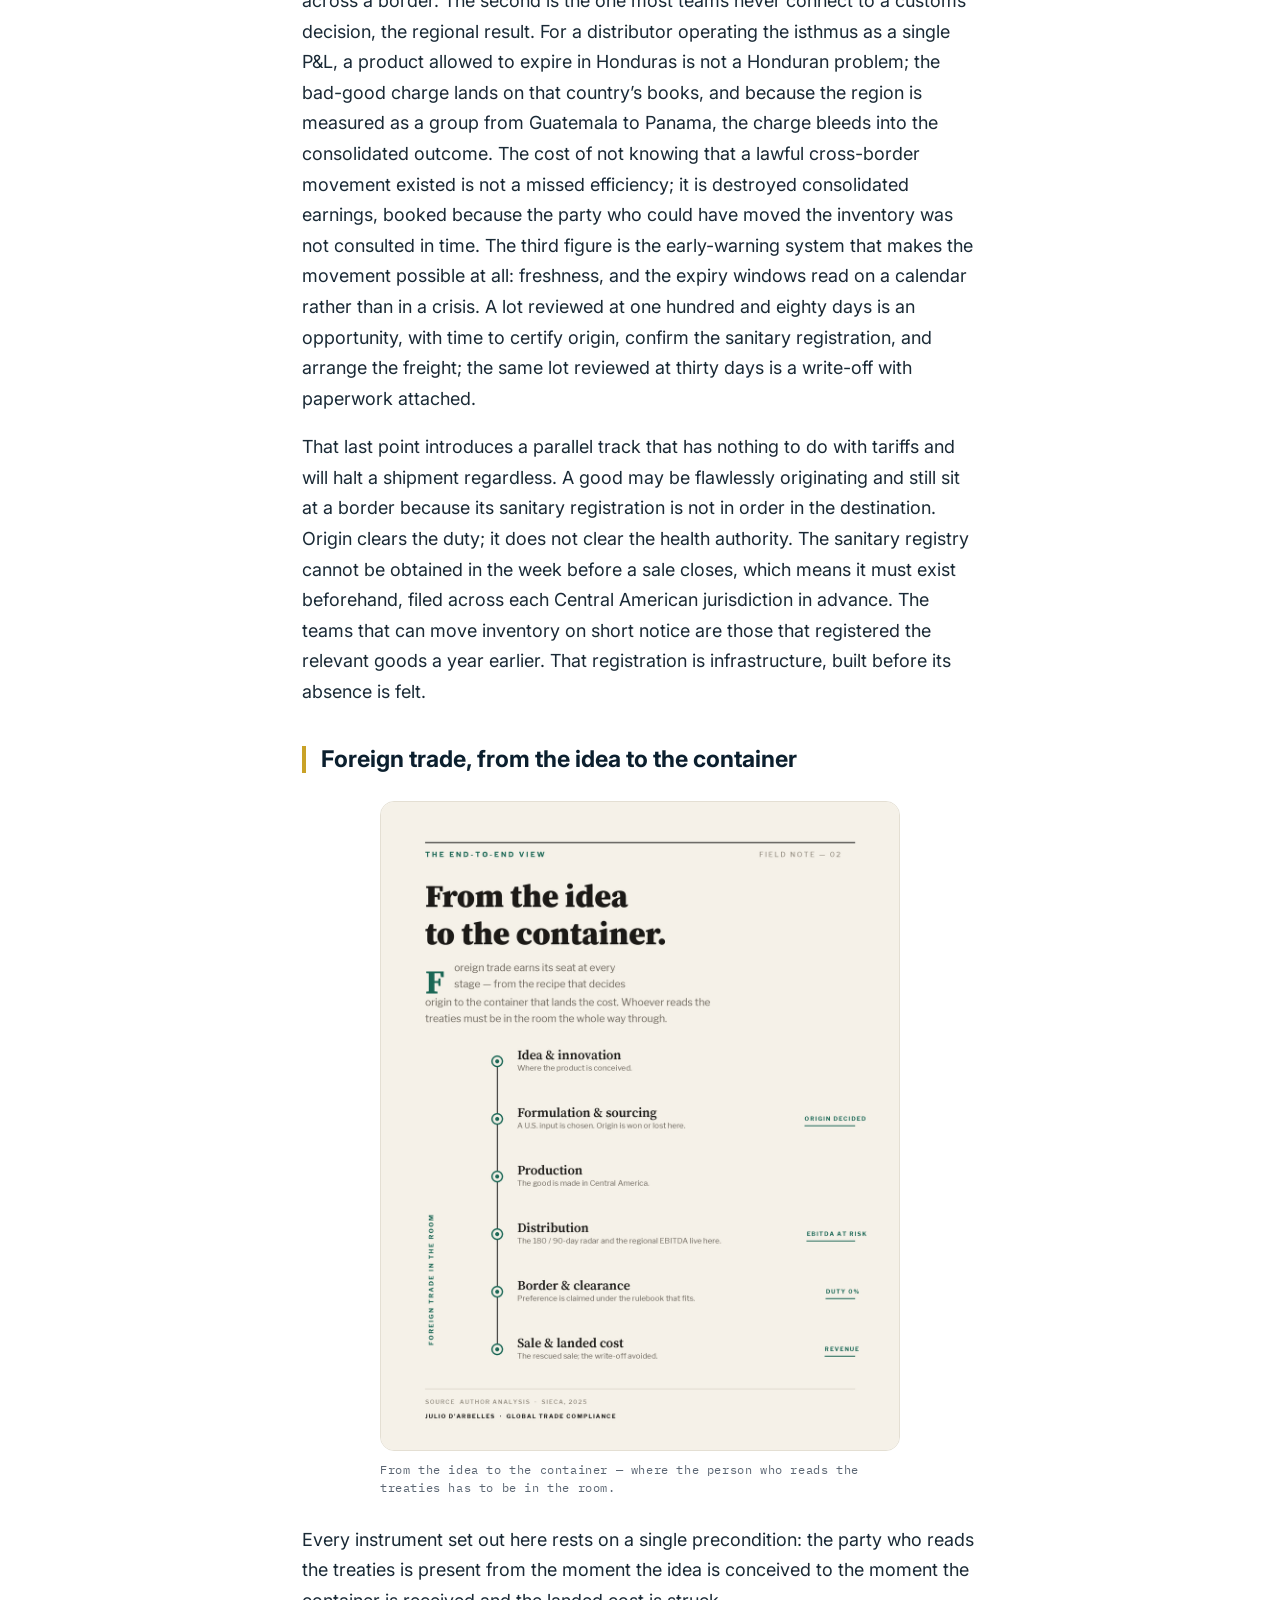
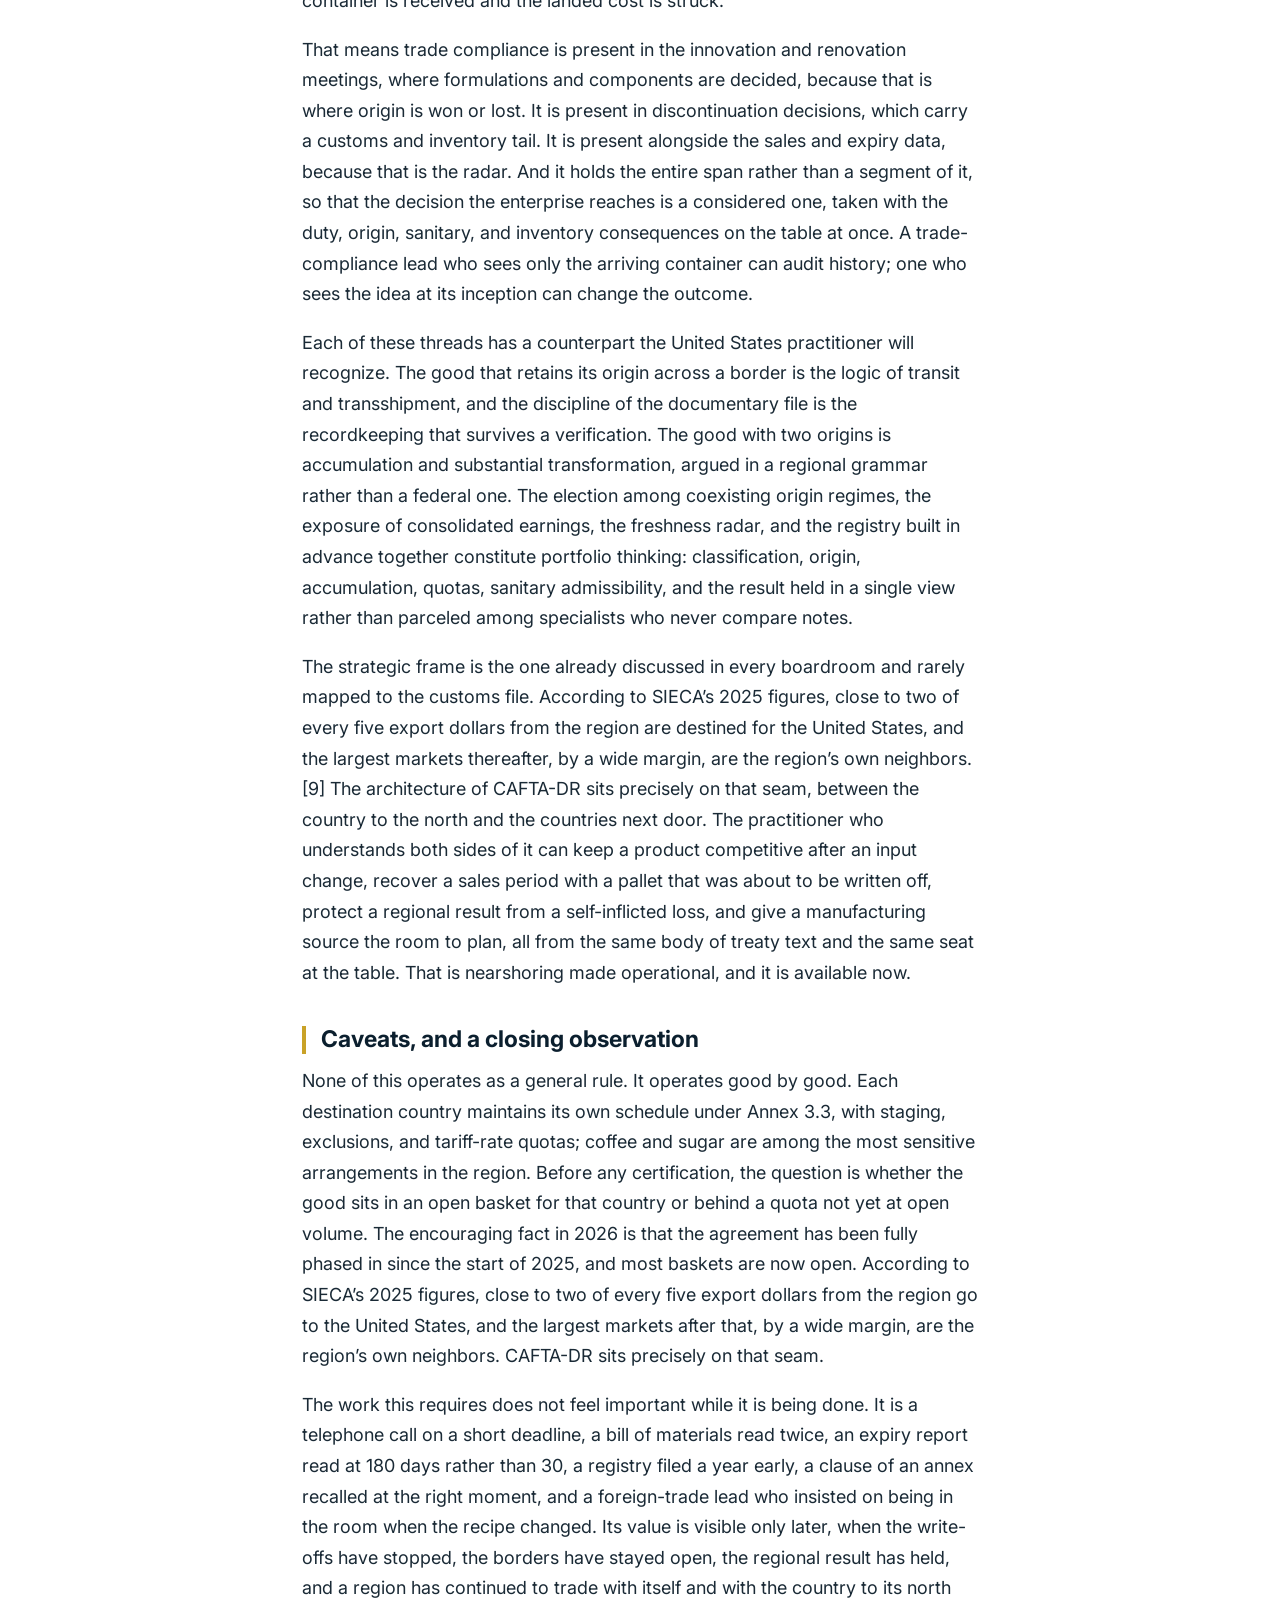
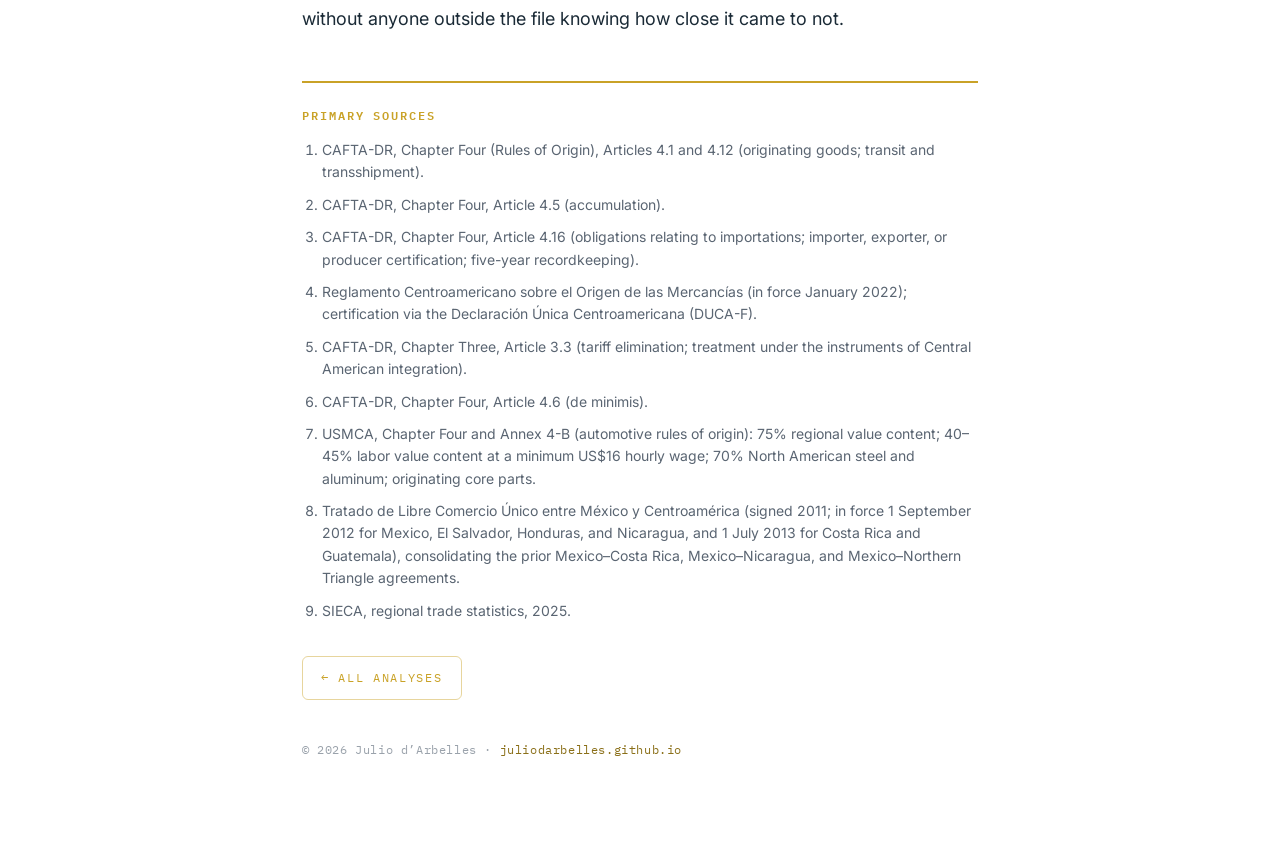
<file: when-one-input-decides-two-origins.html>
<!doctype html>
<html lang="en">
<head>
<meta charset="utf-8">
<meta name="viewport" content="width=device-width, initial-scale=1">
<title>When One Input Decides Two Origins — Julio d'Arbelles</title>
<meta name="description" content="CAFTA-DR accumulation, the Central American origin regime, and the regional competitiveness most teams leave on the table. One non-originating input can leave a good outside the Central American regime while CAFTA-DR still treats it as originating.">
<link rel="canonical" href="https://juliodarbelles.github.io/when-one-input-decides-two-origins.html">
<meta property="og:title" content="When One Input Decides Two Origins">
<meta property="og:description" content="CAFTA-DR accumulation, the Central American origin regime, and the regional competitiveness most teams leave on the table. One non-originating input can leave a good outside the Central American regime while CAFTA-DR still treats it as originating.">
<meta property="og:image" content="two-origins-cover.png">
<meta property="og:type" content="article">
<link rel="preconnect" href="https://fonts.googleapis.com">
<link rel="preconnect" href="https://fonts.gstatic.com" crossorigin>
<link href="https://fonts.googleapis.com/css2?family=Inter:wght@400;600;700;900&family=IBM+Plex+Mono:wght@500;600&display=swap" rel="stylesheet">
<style>
:root{--navy:#0B1F2E;--gold:#C9A227;--goldd:#8a6f18;--slate:#5A6572;--hair:#E4DFD3;--ink:#1A2A36;--cream:#F7F5F0;}
*{margin:0;padding:0;box-sizing:border-box;}
body{font-family:'Inter',system-ui,sans-serif;color:var(--ink);background:#fff;line-height:1.7;-webkit-font-smoothing:antialiased;}
a{color:var(--goldd);}
.hero{width:100%;display:block;}
.hero img{width:100%;height:auto;display:block;}
.wrap{max-width:720px;margin:0 auto;padding:0 22px 80px;}
.eyebrow{font-family:'IBM Plex Mono',monospace;font-weight:600;letter-spacing:.2em;text-transform:uppercase;font-size:12px;color:var(--gold);margin-top:44px;}
h1{font-weight:900;font-size:clamp(32px,6vw,50px);line-height:1.04;letter-spacing:-.02em;color:var(--navy);margin:14px 0 0;}
.deck{font-size:clamp(17px,2.6vw,21px);line-height:1.45;color:var(--slate);margin-top:16px;}
.pub{font-family:'IBM Plex Mono',monospace;font-size:12px;letter-spacing:.05em;color:var(--slate);margin-top:14px;}
.pub a{text-decoration:none;}
.author{display:flex;align-items:center;gap:15px;margin:26px 0 6px;padding:18px 0;border-top:1px solid var(--hair);border-bottom:1px solid var(--hair);}
.author img{width:60px;height:60px;border-radius:50%;object-fit:cover;border:2px solid var(--gold);flex:0 0 60px;}
.author .name{font-weight:700;font-size:16px;color:var(--navy);}
.author .meta{font-size:13px;color:var(--slate);line-height:1.55;}
.author .meta a{text-decoration:none;}
article{font-size:18px;}
article p{margin:0 0 18px;}
article p.lead{font-size:20px;font-weight:600;color:var(--navy);margin-top:30px;}
h2{font-weight:700;font-size:23px;color:var(--navy);margin:38px 0 12px;padding-left:15px;border-left:4px solid var(--gold);line-height:1.2;}
.stat{margin:26px 0;padding:26px 28px;background:var(--cream);border:1px solid var(--hair);border-radius:14px;}
.stat b{display:block;font-weight:900;font-size:60px;line-height:1;color:var(--navy);letter-spacing:-.03em;}
.stat span{display:block;font-family:'IBM Plex Mono',monospace;font-size:12px;letter-spacing:.06em;color:var(--slate);margin-top:12px;text-transform:uppercase;line-height:1.4;}
.sources{margin-top:46px;padding-top:22px;border-top:2px solid var(--gold);}
.sources .st{font-family:'IBM Plex Mono',monospace;font-weight:600;letter-spacing:.16em;text-transform:uppercase;font-size:12px;color:var(--gold);margin-bottom:14px;}
.sources ol{padding-left:20px;}
.sources li{font-size:14px;line-height:1.6;color:var(--slate);margin-bottom:10px;}
.foot{margin-top:40px;font-family:'IBM Plex Mono',monospace;font-size:12px;letter-spacing:.05em;color:#9aa2ab;}
.foot a{color:var(--goldd);text-decoration:none;}
.fig{margin:28px 0;}
.fig img{width:100%;height:auto;display:block;border:1px solid var(--hair);border-radius:14px;}
.fig.portrait{max-width:520px;margin-left:auto;margin-right:auto;}
.fig .cap{font-family:'IBM Plex Mono',monospace;font-size:12px;letter-spacing:.05em;color:var(--slate);margin-top:10px;line-height:1.5;}
@media(max-width:560px){article{font-size:17px;} .stat b{font-size:46px;}}

.topbar{position:sticky;top:0;z-index:50;background:rgba(11,31,46,.97);backdrop-filter:saturate(1.2) blur(6px);display:flex;align-items:center;justify-content:space-between;padding:13px 22px;}
.topbar .brand{font-family:'IBM Plex Mono',monospace;font-weight:600;font-size:13px;letter-spacing:.16em;text-transform:uppercase;color:#F7F5F0;text-decoration:none;}
.topbar .navlink{font-family:'IBM Plex Mono',monospace;font-weight:500;font-size:12px;letter-spacing:.14em;text-transform:uppercase;color:#C9A227;text-decoration:none;}
.topbar .navlink:hover{color:#E5BA2C;}
.backfoot{margin-top:34px;}
.backfoot a{display:inline-block;font-family:'IBM Plex Mono',monospace;font-size:12px;letter-spacing:.14em;text-transform:uppercase;color:#C9A227;text-decoration:none;border:1px solid rgba(201,162,39,.45);padding:11px 18px;border-radius:6px;}
.backfoot a:hover{background:rgba(201,162,39,.10);}
@media(max-width:560px){.topbar .brand{font-size:11px;letter-spacing:.12em;} .topbar .navlink{font-size:11px;}}
</style>
</head>
<body>
<div class="topbar"><a class="brand" href="index.html">Julio d'Arbelles</a><a class="navlink" href="index.html">All analyses</a></div>
<div class="hero"><img src="two-origins-cover.png" alt="One input, two origins — the same good judged under the Central American regime and under CAFTA-DR"></div>
<div class="wrap">
  <div class="eyebrow">Rules of Origin &middot; CAFTA-DR Accumulation</div>
  <h1>When One Input Decides Two Origins</h1>
  <div class="deck">CAFTA-DR accumulation, the Central American origin regime, and the regional competitiveness most teams leave on the table.</div>
  <div class="pub">First published in the <a href="https://www.icpainc.org/when-one-input-decides-two-origins/">ICPA member newsletter</a>, June 17, 2026 &middot; Canonical version</div>
  <div class="author">
    <img src="author.jpg" alt="Julio d'Arbelles">
    <div>
      <div class="name">Julio d&rsquo;Arbelles</div>
      <div class="meta">Trade Compliance &middot; Customs Valuation &middot; Rules of Origin<br>
      <a href="https://juliodarbelles.github.io/#practice">juliodarbelles.github.io</a> &middot; <a href="https://www.linkedin.com/in/juliodarbelles">linkedin.com/in/juliodarbelles</a></div>
    </div>
  </div>
  <article>
<p class="lead">A good manufactured in Central America with a single United States input can fail the Central American rule of origin and, at the very same moment, qualify as originating under CAFTA-DR. Same product, same bill of materials, two coexisting rulebooks, opposite verdicts. For the trade-compliance practitioner, that divergence is not a curiosity. It is an instrument of regional competitiveness, and it is left unused more often than not, because the person who understands it is rarely in the room when the decision that triggers it is made.</p>
<p>What follows sets out the mechanism, the legal architecture beneath it, the Mexican dimension that practitioners on the United States side will recognize at once, and the operational discipline without which none of it functions.</p>
<h2>The good that keeps its origin</h2>
<p>Begin with the simplest instrument, the one overlooked precisely because it looks too plain to be lawful.</p>
<p>What carries the operation is documentary, not transformational: the commercial invoice, the bill of lading, the entry and exit clearances, and the certification, retained in a file the certifier can produce when an authority asks. Under CAFTA-DR no government issues the certificate; the importer, exporter, or producer certifies, and the supporting records are kept for five years.[3] The burden of being correct sits entirely with the party that signs.</p>
<p>The commercial value is immediate. Overstock in one market becomes the inventory that closes a sale in the next; the freight is absorbed by a margin that would otherwise have been zero; the manufacturing source gains the time to redirect its next production run; the write-off does not occur, and the stockout does not occur. This is the customs function performed as a capability that moves goods, not as an office that detains them.</p>
<h2>The good with two origins</h2>
<p>The second instrument is the consequential one, and it begins with a decision a trade-compliance professional is seldom invited to weigh: a plant changes an input.</p>
<p>It appears on a formulation or engineering sheet as a small substitution. A sweetener, a starch, a resin, a component, now sourced from a United States supplier rather than a regional one, because scale and technology compress the price. Procurement records a win. And a quieter question surfaces: does the product still belong to the region? If that single substituted input pushes the good past the applicable threshold, it may lose its Central American origin and, with it, the duty-free access to the neighboring markets the plant was built to serve. A sourcing gain becomes a competitiveness loss, ordinarily discovered only when a shipment is denied preference at a border.</p>
<p>Here the two origin regimes that govern the same carton diverge, and the divergence is the entire point.</p>
<div class="fig portrait"><img src="fig-two-carton.png" alt="The same carton, judged twice: one non-originating input evaluated under the Central American regime and under CAFTA-DR" loading="lazy"><div class="cap">The same carton, judged twice &mdash; one input, two origin regimes, opposite verdicts.</div></div>

<p>Under the Central American regime, the Reglamento Centroamericano sobre el Origen de las Mercancías, a good is originating when it is wholly obtained in the member States or produced exclusively from materials that themselves qualify as originating there.[4] The United States is not a member State of that regime. The substituted input is therefore extra-regional and, depending on the product-specific rule, can defeat the good’s Central American origin outright. Certified on the regional Declaración Única Centroamericana, the good fails.</p>
<p>Under CAFTA-DR, the same input is the opposite. The United States is a Party. By operation of the accumulation rule, originating materials of one Party that are incorporated into a good produced in another Party are treated as originating in that other Party.[2] The good that failed the regional rule can satisfy the CAFTA-DR rule, qualify as a CAFTA-DR originating good, and move with preference between the same two countries under a different treaty.</p>
<p>This is not invoice engineering, and the distinction matters. There is no relabeling, no paper origin, no transaction dressed as something other than itself. The good is physically produced in the region from inputs that are genuinely originating once the United States is counted as the Party it is. What changes is not the facts but the rulebook under which the facts are read, and that election is one the agreements expressly permit. CAFTA-DR provides that a Central American Party may extend identical or more favorable tariff treatment under the instruments of Central American integration, provided the good meets the rules of origin of those instruments.[5] Read in the other direction, the instrument appears: when the good cannot satisfy the regional rule because of its United States content, the regional rule is not the only door, and the CAFTA-DR door, under which that same content is originating, stands open beside it.</p>
<h2>The legal architecture, briefly</h2>
<p>Four provisions carry the analysis, and each rewards exactness.</p>
<p>Two contextual facts complete the picture. The Reglamento Centroamericano sobre el Origen de las Mercancías has been in force since January 2022 and is certified through the Declaración Única Centroamericana.[4] CAFTA-DR has been fully phased in since the first day of 2025, so the staging baskets that once limited preference are, for most goods, open. The window the agreement promised two decades ago is the one now in effect. None of this, however, operates as a slogan; it operates good by good. Each destination maintains its own schedule of commitments, with exclusions and tariff-rate quotas, and the most sensitive arrangements sit closest to the region’s own economy, coffee and sugar foremost among them. Eligibility is the first question, always, before any certification is contemplated.</p>
<h2>The Mexican dimension</h2>
<p>A practitioner on the United States side will recognize the discipline this requires, because the most demanding version of it operates immediately to the north.</p>
<p>The automotive sector across the United States and Mexico has internalized rules of origin to a degree no other regional industry has matched. Under USMCA, a passenger vehicle must reach seventy-five percent regional value content, up from the sixty-two and a half percent of the prior agreement; between forty and forty-five percent of its value must be produced by labor earning at least sixteen United States dollars per hour; seventy percent of the producer’s steel and aluminum must originate in North America; and the core parts must themselves originate for the vehicle to originate.[7] These are widely regarded as the most stringent product-specific rules in any trade agreement in force. The consequence is cultural as much as legal: no component is substituted in that sector without first asking what the substitution does to regional content. Origin is a design constraint, not an afterthought.</p>
<p>Central America has not yet reached that posture, and the gap is the opportunity. Too often the recipe changes, the supplier changes, the formulation is approved, and the trade-compliance function is consulted only when the container is already in transit. The firms that close that gap first will hold a competitiveness their neighbors will not perceive they are missing.</p>
<p>There is also a structural point that sharpens the practitioner’s map, and it is one the two-origins case makes unavoidable. Mexican content cannot be accumulated under CAFTA-DR, because Mexico is not a Party to it. Mexico’s commerce with Central America runs instead under the Tratado de Libre Comercio Único entre México y Centroamérica, in force since September 2012 and July 2013, which consolidated three earlier bilateral and subregional agreements into a single framework, a single certificate of origin, and a regime that itself permits regional accumulation.[8] Mexico’s trade with Panama runs under yet another, separate instrument. A producer in Central America selecting inputs therefore sits at the intersection of at least three distinct origin frameworks, each with its own rule, its own certificate, and its own answer to the same question. Treating them as interchangeable is the error; holding them as a portfolio is the craft.</p>
<h2>Panama, and the discipline of the particular</h2>
<p>Panama warrants its own line, precisely because it feels Central American and is not, for these purposes, treated as such.</p>
<p>Panama is not a Party to CAFTA-DR. Panamanian content cannot be accumulated under that agreement, and a good cannot ride this instrument into or out of Panama on the strength of CAFTA-DR. Panama maintains its own bilateral agreement with the United States and applies its own rules of origin within the Central American integration subsystem. From a desk in Panama City, that is not a footnote; it is the first line to verify, and a reminder that none of these moves is generic. Each is decided good by good and country by country, against the specific schedule, the specific rule, the excluded products, and any quota in effect.</p>
<h2>What it costs when no one is in the room</h2>
<p>The analysis becomes concrete the moment it is counted, and the counting is what makes a customs decision legible to a chief financial officer.</p>
<p>The first figure is revenue: a pallet bound for the write-off becomes a closed sale across a border. The second is the one most teams never connect to a customs decision, the regional result. For a distributor operating the isthmus as a single P&L, a product allowed to expire in Honduras is not a Honduran problem; the bad-good charge lands on that country’s books, and because the region is measured as a group from Guatemala to Panama, the charge bleeds into the consolidated outcome. The cost of not knowing that a lawful cross-border movement existed is not a missed efficiency; it is destroyed consolidated earnings, booked because the party who could have moved the inventory was not consulted in time. The third figure is the early-warning system that makes the movement possible at all: freshness, and the expiry windows read on a calendar rather than in a crisis. A lot reviewed at one hundred and eighty days is an opportunity, with time to certify origin, confirm the sanitary registration, and arrange the freight; the same lot reviewed at thirty days is a write-off with paperwork attached.</p>
<p>That last point introduces a parallel track that has nothing to do with tariffs and will halt a shipment regardless. A good may be flawlessly originating and still sit at a border because its sanitary registration is not in order in the destination. Origin clears the duty; it does not clear the health authority. The sanitary registry cannot be obtained in the week before a sale closes, which means it must exist beforehand, filed across each Central American jurisdiction in advance. The teams that can move inventory on short notice are those that registered the relevant goods a year earlier. That registration is infrastructure, built before its absence is felt.</p>
<h2>Foreign trade, from the idea to the container</h2>
<div class="fig portrait"><img src="fig-two-timeline.png" alt="From the idea to the container: where trade compliance enters the product lifecycle" loading="lazy"><div class="cap">From the idea to the container &mdash; where the person who reads the treaties has to be in the room.</div></div>

<p>Every instrument set out here rests on a single precondition: the party who reads the treaties is present from the moment the idea is conceived to the moment the container is received and the landed cost is struck.</p>
<p>That means trade compliance is present in the innovation and renovation meetings, where formulations and components are decided, because that is where origin is won or lost. It is present in discontinuation decisions, which carry a customs and inventory tail. It is present alongside the sales and expiry data, because that is the radar. And it holds the entire span rather than a segment of it, so that the decision the enterprise reaches is a considered one, taken with the duty, origin, sanitary, and inventory consequences on the table at once. A trade-compliance lead who sees only the arriving container can audit history; one who sees the idea at its inception can change the outcome.</p>
<p>Each of these threads has a counterpart the United States practitioner will recognize. The good that retains its origin across a border is the logic of transit and transshipment, and the discipline of the documentary file is the recordkeeping that survives a verification. The good with two origins is accumulation and substantial transformation, argued in a regional grammar rather than a federal one. The election among coexisting origin regimes, the exposure of consolidated earnings, the freshness radar, and the registry built in advance together constitute portfolio thinking: classification, origin, accumulation, quotas, sanitary admissibility, and the result held in a single view rather than parceled among specialists who never compare notes.</p>
<p>The strategic frame is the one already discussed in every boardroom and rarely mapped to the customs file. According to SIECA’s 2025 figures, close to two of every five export dollars from the region are destined for the United States, and the largest markets thereafter, by a wide margin, are the region’s own neighbors.[9] The architecture of CAFTA-DR sits precisely on that seam, between the country to the north and the countries next door. The practitioner who understands both sides of it can keep a product competitive after an input change, recover a sales period with a pallet that was about to be written off, protect a regional result from a self-inflicted loss, and give a manufacturing source the room to plan, all from the same body of treaty text and the same seat at the table. That is nearshoring made operational, and it is available now.</p>
<h2>Caveats, and a closing observation</h2>
<p>None of this operates as a general rule. It operates good by good. Each destination country maintains its own schedule under Annex 3.3, with staging, exclusions, and tariff-rate quotas; coffee and sugar are among the most sensitive arrangements in the region. Before any certification, the question is whether the good sits in an open basket for that country or behind a quota not yet at open volume. The encouraging fact in 2026 is that the agreement has been fully phased in since the start of 2025, and most baskets are now open. According to SIECA&rsquo;s 2025 figures, close to two of every five export dollars from the region go to the United States, and the largest markets after that, by a wide margin, are the region&rsquo;s own neighbors. CAFTA-DR sits precisely on that seam.</p>
<p>The work this requires does not feel important while it is being done. It is a telephone call on a short deadline, a bill of materials read twice, an expiry report read at 180 days rather than 30, a registry filed a year early, a clause of an annex recalled at the right moment, and a foreign-trade lead who insisted on being in the room when the recipe changed. Its value is visible only later, when the write-offs have stopped, the borders have stayed open, the regional result has held, and a region has continued to trade with itself and with the country to its north without anyone outside the file knowing how close it came to not.</p>
  </article>
  <div class="sources">
    <div class="st">Primary sources</div>
    <ol>
<li>CAFTA-DR, Chapter Four (Rules of Origin), Articles 4.1 and 4.12 (originating goods; transit and transshipment).</li>
<li>CAFTA-DR, Chapter Four, Article 4.5 (accumulation).</li>
<li>CAFTA-DR, Chapter Four, Article 4.16 (obligations relating to importations; importer, exporter, or producer certification; five-year recordkeeping).</li>
<li>Reglamento Centroamericano sobre el Origen de las Mercancías (in force January 2022); certification via the Declaración Única Centroamericana (DUCA-F).</li>
<li>CAFTA-DR, Chapter Three, Article 3.3 (tariff elimination; treatment under the instruments of Central American integration).</li>
<li>CAFTA-DR, Chapter Four, Article 4.6 (de minimis).</li>
<li>USMCA, Chapter Four and Annex 4-B (automotive rules of origin): 75% regional value content; 40–45% labor value content at a minimum US$16 hourly wage; 70% North American steel and aluminum; originating core parts.</li>
<li>Tratado de Libre Comercio Único entre México y Centroamérica (signed 2011; in force 1 September 2012 for Mexico, El Salvador, Honduras, and Nicaragua, and 1 July 2013 for Costa Rica and Guatemala), consolidating the prior Mexico–Costa Rica, Mexico–Nicaragua, and Mexico–Northern Triangle agreements.</li>
<li>SIECA, regional trade statistics, 2025.</li>
    </ol>
  </div>
  <div class="backfoot"><a href="index.html">← All analyses</a></div>
  <div class="foot">&copy; 2026 Julio d&rsquo;Arbelles &middot; <a href="https://juliodarbelles.github.io/">juliodarbelles.github.io</a></div>
</div>
</body>
</html>
</file>
<file: style.css>
/* Julio d'Arbelles — Trust Authority system.
   One stylesheet for the whole site: homepage + article pages.
   Fonts: Inter (text) + IBM Plex Mono (labels). */
@import url('https://fonts.googleapis.com/css2?family=Inter:wght@400;500;600;700;800;900&family=IBM+Plex+Mono:wght@500;600&display=swap');

:root{
  --navy:#0B1F2E; --ink:#1A2A36; --gold:#C9A227; --goldb:#E5BA2C;
  --goldd:#8a6f18; --slate:#5A6572; --hair:#E4DFD3; --cream:#F7F5F0;
}
*{margin:0;padding:0;box-sizing:border-box;}
html{scroll-behavior:smooth;}
body{font-family:'Inter',system-ui,-apple-system,sans-serif;color:var(--ink);background:#fff;line-height:1.65;-webkit-font-smoothing:antialiased;text-rendering:optimizeLegibility;}
a{color:var(--goldd);text-decoration:none;}
a:hover{text-decoration:underline;}
.wrap{max-width:1040px;margin:0 auto;padding:0 28px;}

/* ---------- Header ---------- */
header.site{background:#fff;border-bottom:1px solid var(--hair);position:sticky;top:0;z-index:30;}
header.site .wrap{display:flex;align-items:center;justify-content:space-between;height:66px;}
.brand a{font-family:'IBM Plex Mono',monospace;font-weight:600;letter-spacing:.1em;color:var(--navy);font-size:15px;}
.brand a:hover{text-decoration:none;color:var(--goldd);}
nav.top{display:flex;gap:26px;}
nav.top a{font-family:'IBM Plex Mono',monospace;font-size:12.5px;letter-spacing:.08em;text-transform:uppercase;color:var(--slate);}
nav.top a:hover{color:var(--gold);text-decoration:none;}

/* ---------- Hero (dark) ---------- */
.hero{background:var(--navy);color:#fff;position:relative;overflow:hidden;}
.hero::after{content:"";position:absolute;top:-220px;right:-200px;width:660px;height:660px;border-radius:50%;
  background:repeating-radial-gradient(circle at center,transparent 0 76px,rgba(201,162,39,.13) 76px 78px);pointer-events:none;}
.hero .wrap{position:relative;z-index:2;padding:82px 28px 92px;}
.hero .kicker{font-family:'IBM Plex Mono',monospace;font-weight:600;letter-spacing:.2em;text-transform:uppercase;font-size:13px;color:var(--goldb);}
h1.display{font-weight:900;font-size:clamp(34px,5.4vw,58px);line-height:1.04;letter-spacing:-.02em;color:#F7F5F0;margin:22px 0 0;max-width:17ch;}
.standfirst{font-size:clamp(16px,2vw,19px);line-height:1.62;color:#C7D0D8;margin-top:24px;max-width:68ch;}
.readlink{font-family:'IBM Plex Mono',monospace;font-weight:600;letter-spacing:.06em;color:var(--gold);}
.hero .readlink{display:inline-block;margin-top:28px;color:var(--goldb);}

/* ---------- Sections ---------- */
section{padding:66px 0;border-top:1px solid var(--hair);}
.sec-head{display:flex;align-items:baseline;gap:14px;margin-bottom:30px;}
.sec-num{font-family:'IBM Plex Mono',monospace;font-weight:600;color:var(--gold);font-size:15px;}
.sec-title{font-family:'IBM Plex Mono',monospace;font-weight:600;letter-spacing:.16em;text-transform:uppercase;font-size:14px;color:var(--navy);}

ul.practice{list-style:none;display:grid;gap:18px;}
ul.practice li{padding-left:18px;border-left:3px solid var(--gold);font-size:16px;color:var(--ink);}
ul.practice li strong{color:var(--navy);}

/* ---------- Work ---------- */
.featured{padding:26px 0;border-top:1px solid var(--hair);}
#work .featured:first-of-type{border-top:none;padding-top:6px;}
.featured .meta,ul.work .meta{font-family:'IBM Plex Mono',monospace;font-weight:600;letter-spacing:.12em;text-transform:uppercase;font-size:11.5px;color:var(--gold);}
.featured .title{margin:9px 0 9px;}
.featured .title a{font-weight:800;font-size:23px;line-height:1.22;letter-spacing:-.01em;color:var(--navy);}
.featured .title a:hover{color:var(--goldd);text-decoration:none;}
.featured .desc{color:var(--slate);font-size:15.5px;max-width:74ch;}
.featured .readlink{display:inline-block;margin-top:12px;font-size:13.5px;}

ul.work{list-style:none;display:grid;gap:24px;margin-top:36px;border-top:2px solid var(--gold);padding-top:30px;}
ul.work .title{margin:6px 0 6px;}
ul.work .title a{font-weight:700;font-size:18px;color:var(--navy);}
ul.work .title a:hover{color:var(--goldd);text-decoration:none;}
ul.work .desc{color:var(--slate);font-size:14.5px;max-width:74ch;}

/* ---------- About ---------- */
.bio{display:flex;gap:28px;align-items:flex-start;}
.bio img{width:104px;height:104px;border-radius:50%;object-fit:cover;border:3px solid var(--gold);flex:0 0 104px;}
.bio .body{font-size:16px;margin-bottom:14px;color:var(--ink);}
.contact-line{margin-top:18px;font-family:'IBM Plex Mono',monospace;font-size:13px;color:var(--slate);}

/* ---------- Footer ---------- */
footer.site{background:var(--navy);color:#9FB0BC;}
footer.site .wrap{display:flex;justify-content:space-between;gap:16px;flex-wrap:wrap;padding:30px 28px;
  font-family:'IBM Plex Mono',monospace;font-size:12.5px;letter-spacing:.05em;}
footer.site a{color:var(--goldb);}

/* ---------- Article pages ---------- */
article.piece{padding-bottom:84px;}
.a-hero{width:100%;background:var(--navy);}
.a-hero img{display:block;width:100%;max-width:1040px;margin:0 auto;}
article.piece .wrap{max-width:764px;}
.a-kicker{font-family:'IBM Plex Mono',monospace;font-weight:600;letter-spacing:.2em;text-transform:uppercase;font-size:12px;color:var(--gold);margin-top:54px;}
article.piece h1{font-weight:900;font-size:clamp(30px,5vw,46px);line-height:1.06;letter-spacing:-.02em;color:var(--navy);margin:14px 0 0;}
.a-standfirst{font-size:clamp(17px,2.4vw,21px);line-height:1.5;color:var(--slate);margin-top:16px;}
.a-byline{font-family:'IBM Plex Mono',monospace;font-size:13px;color:var(--slate);margin-top:22px;padding:16px 0;border-top:1px solid var(--hair);border-bottom:1px solid var(--hair);}
.a-author{display:flex;align-items:center;gap:15px;margin-top:22px;padding:16px 0;border-top:1px solid var(--hair);border-bottom:1px solid var(--hair);}
.a-author img{width:58px;height:58px;border-radius:50%;object-fit:cover;border:2px solid var(--gold);flex:0 0 58px;}
.a-author .name{font-weight:700;font-size:15px;color:var(--navy);}
.a-author .meta{font-size:12.5px;color:var(--slate);line-height:1.5;}
article.piece h2{font-weight:700;font-size:24px;color:var(--navy);margin:38px 0 12px;padding-left:15px;border-left:4px solid var(--gold);line-height:1.2;}
article.piece p{font-size:18px;line-height:1.72;margin:0 0 18px;color:var(--ink);}
em.reg{font-style:italic;color:var(--goldd);}
.a-note{margin-top:46px;padding:24px 26px;background:var(--cream);border-left:4px solid var(--gold);border-radius:0 10px 10px 0;font-size:14px;line-height:1.6;color:var(--slate);}
.a-note .lbl{display:block;font-family:'IBM Plex Mono',monospace;font-weight:600;letter-spacing:.16em;text-transform:uppercase;font-size:11px;color:var(--gold);margin-bottom:10px;}

/* ---------- Mobile ---------- */
@media(max-width:640px){
  header.site .wrap{height:auto;padding:14px 22px;flex-direction:column;gap:10px;align-items:flex-start;}
  nav.top{gap:16px;flex-wrap:wrap;}
  .hero .wrap{padding:58px 22px 64px;}
  section{padding:48px 0;}
  .bio{flex-direction:column;gap:18px;}
  article.piece p{font-size:17px;}
}
</file>
